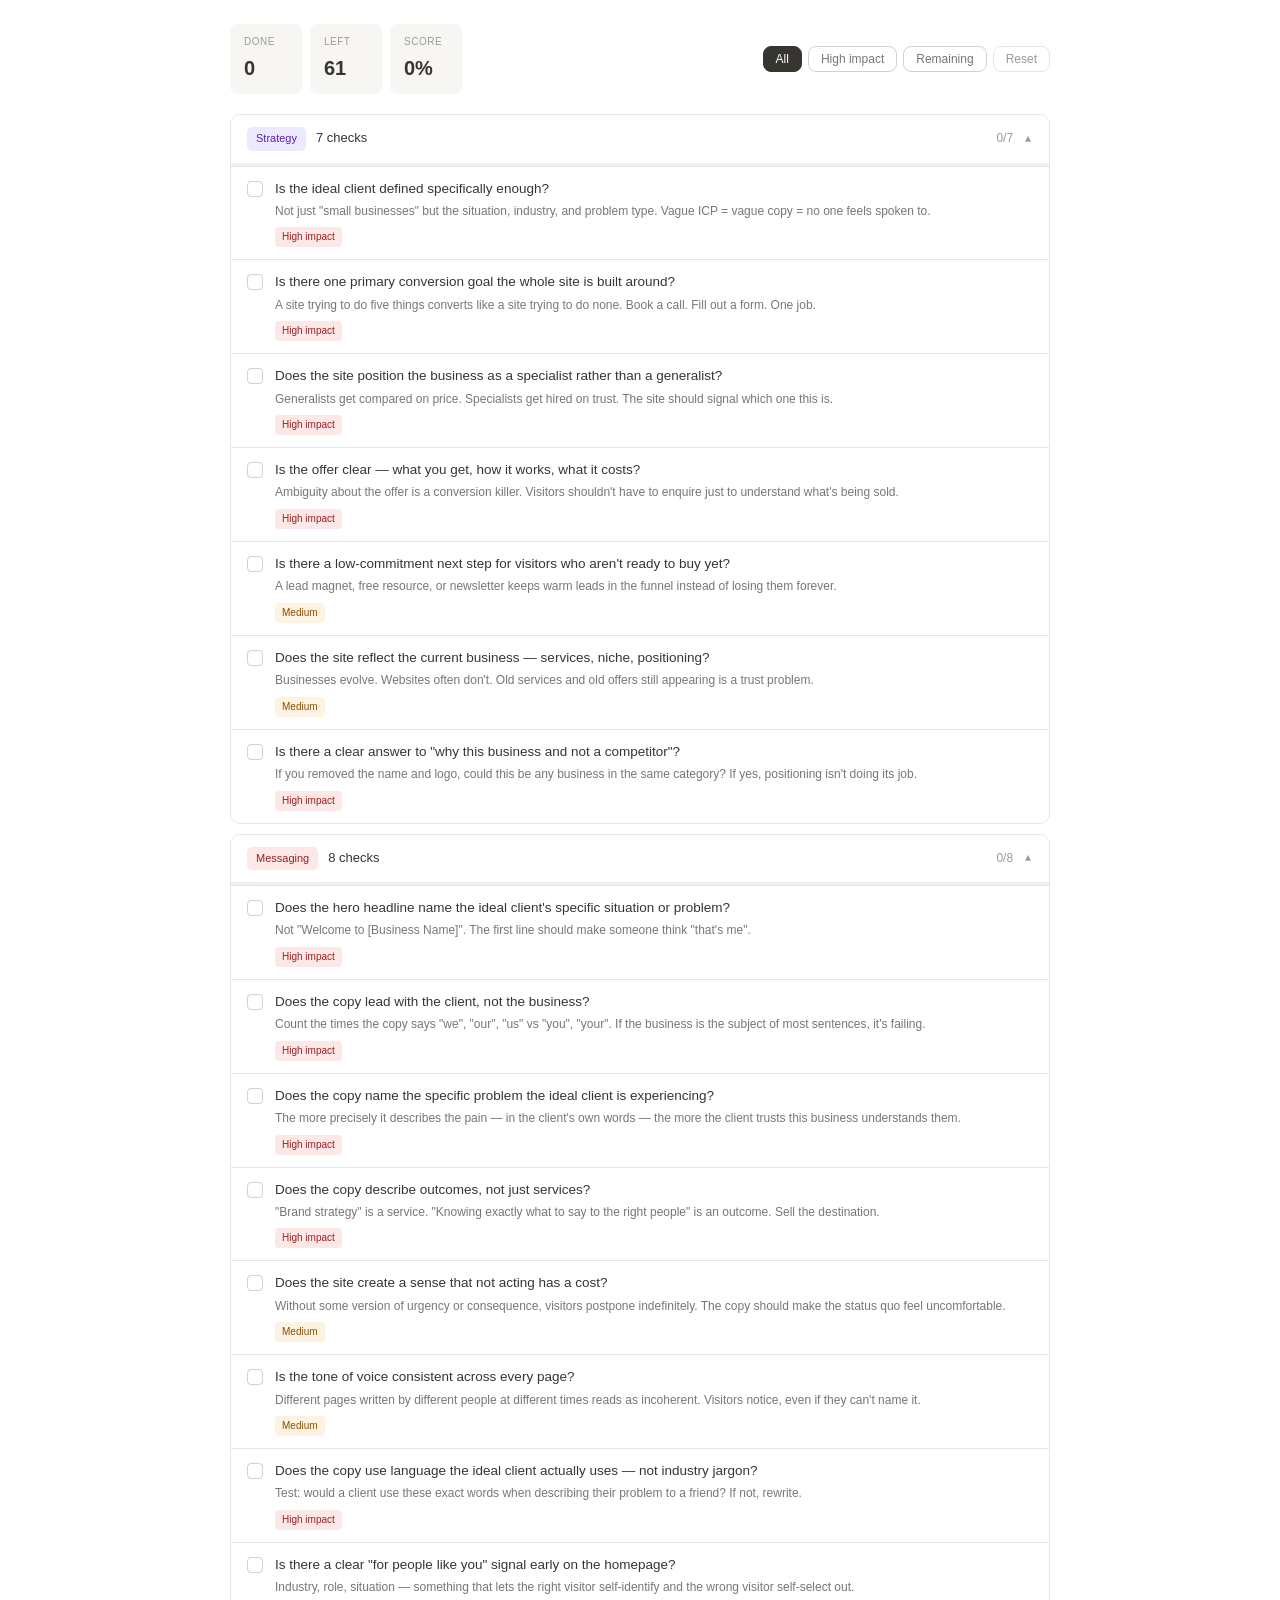
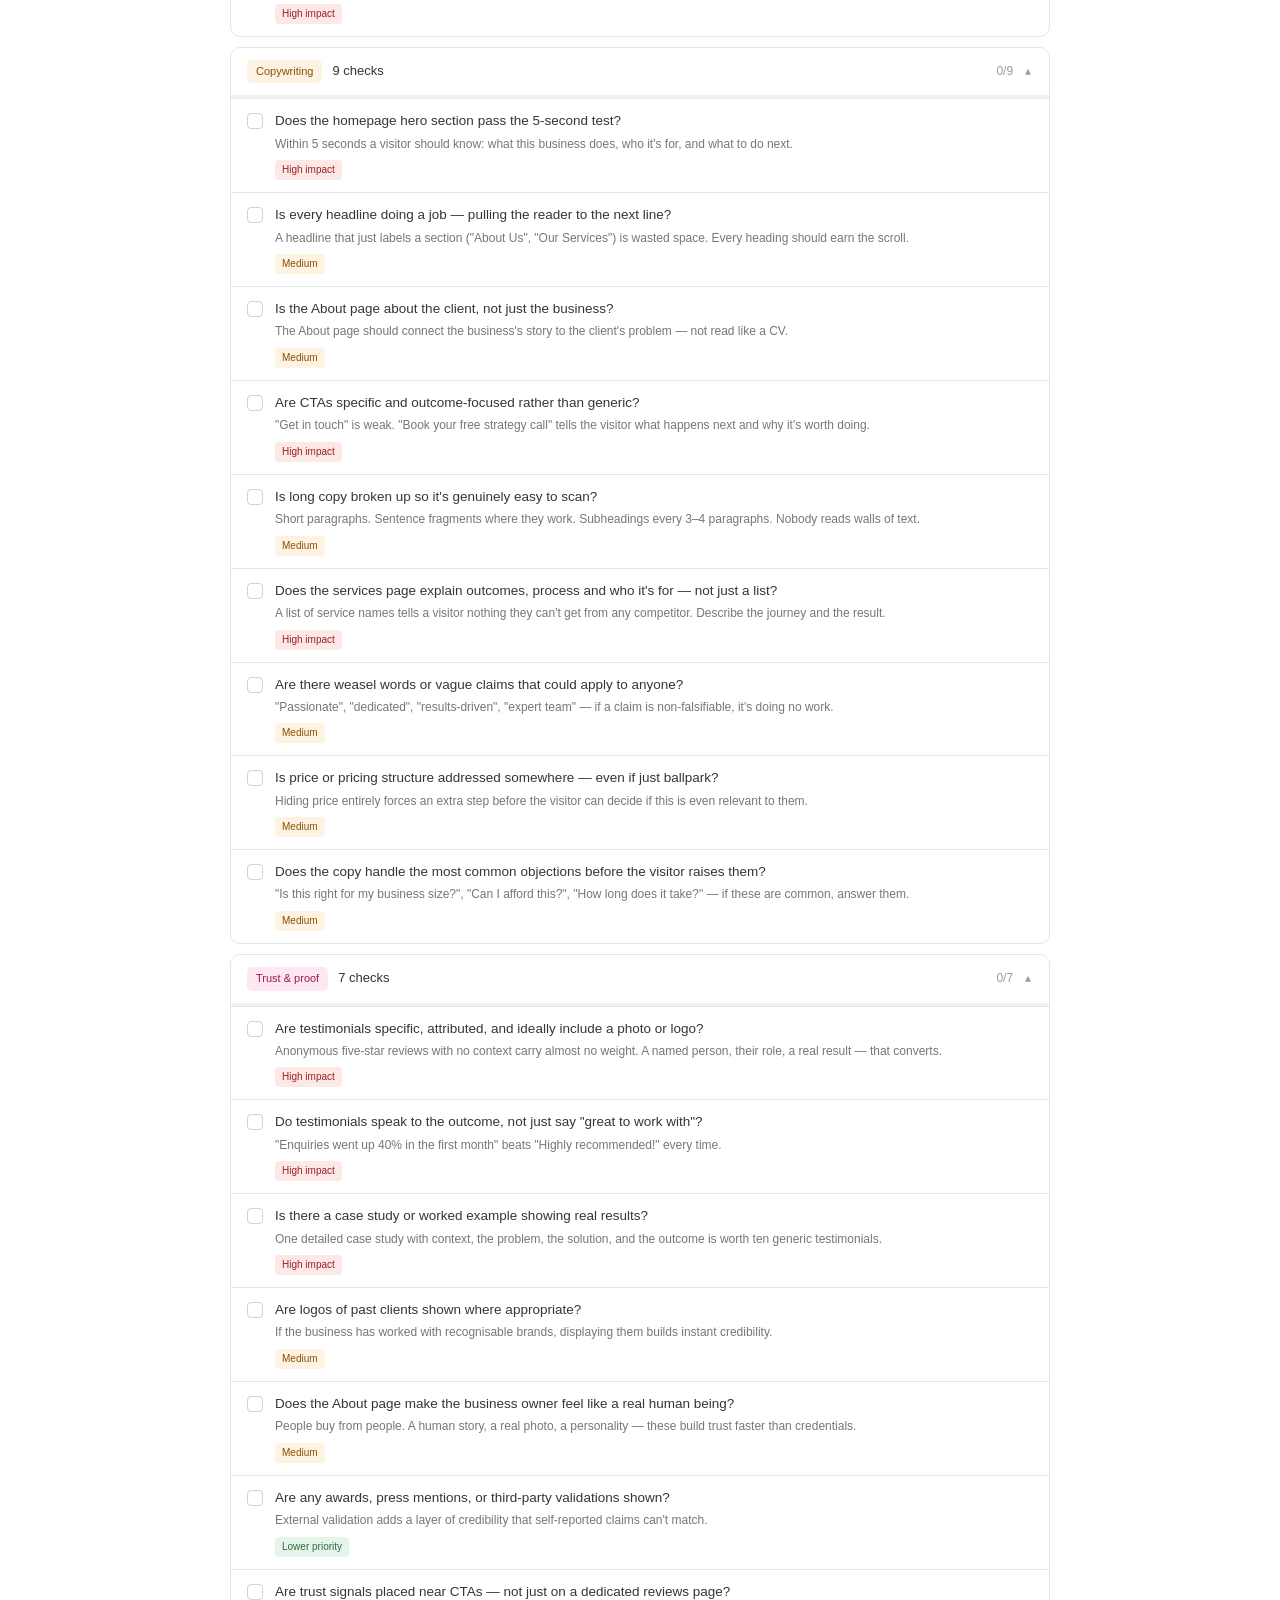
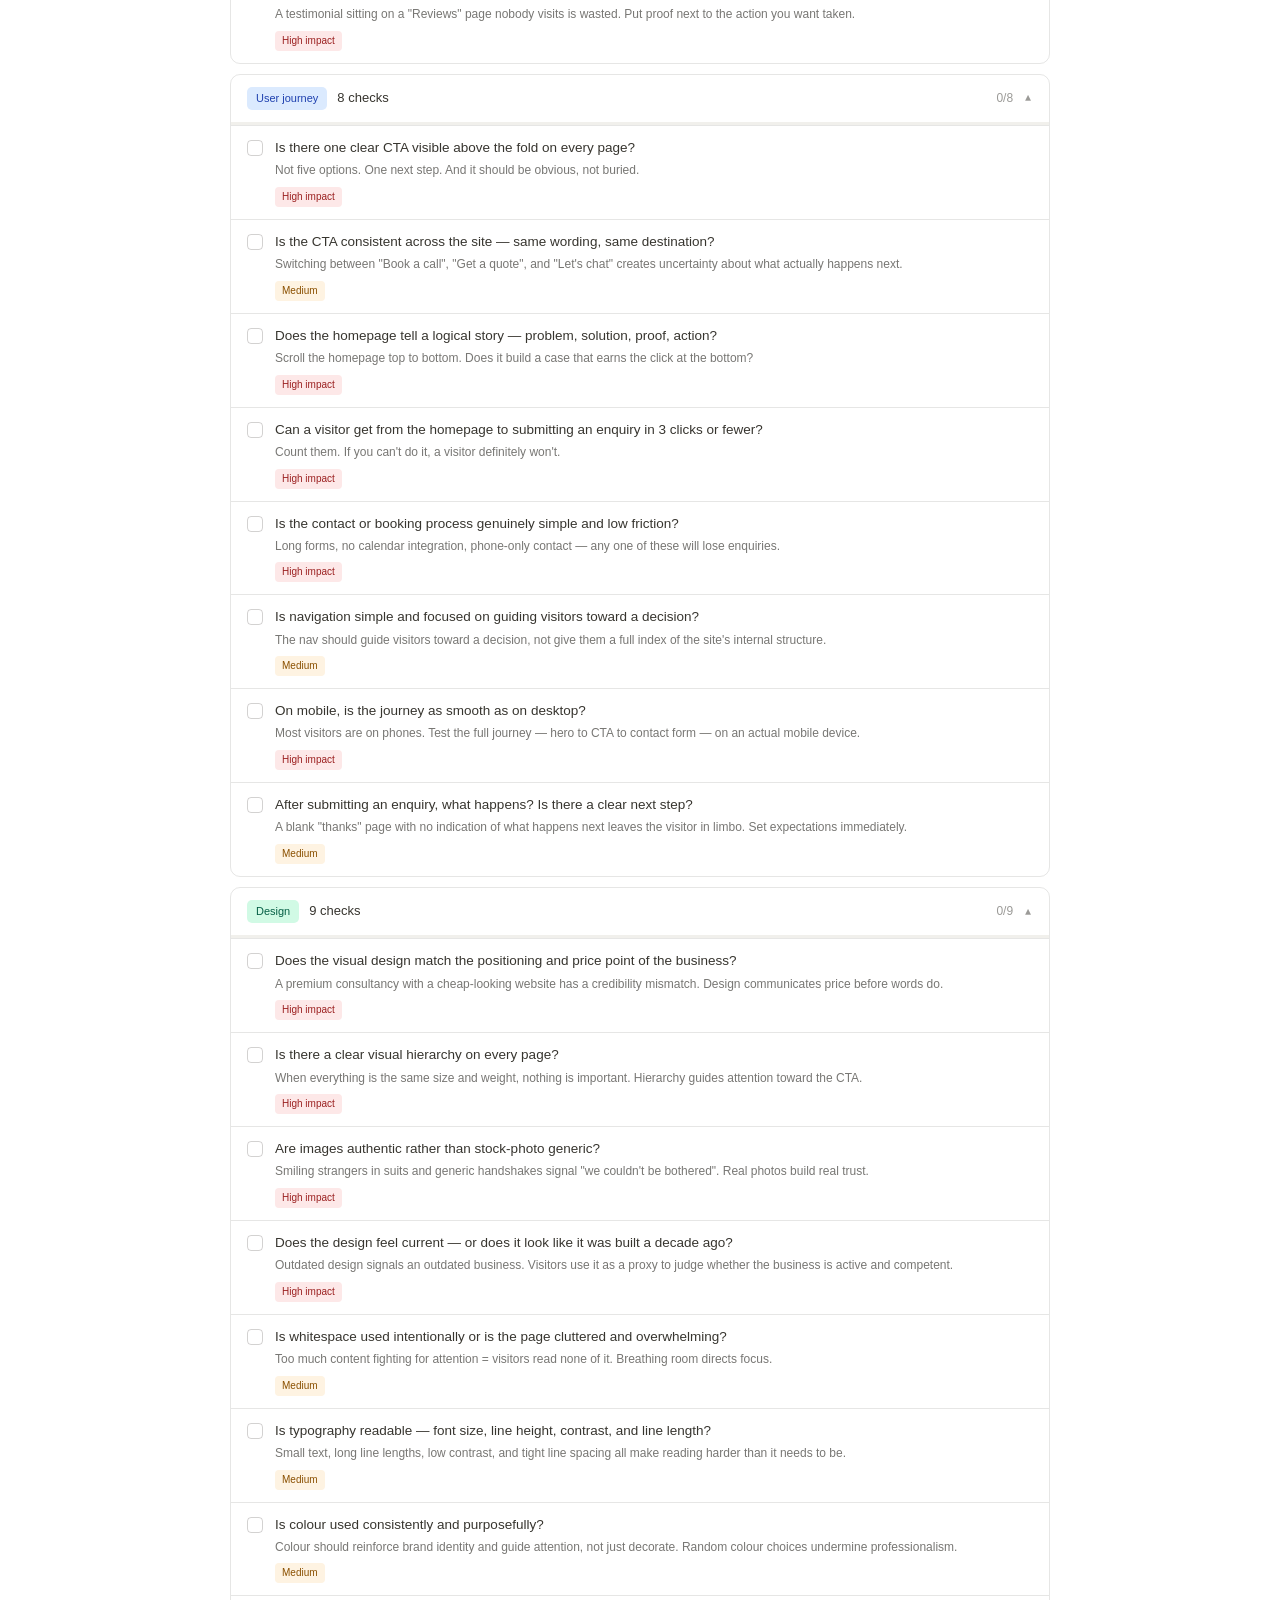
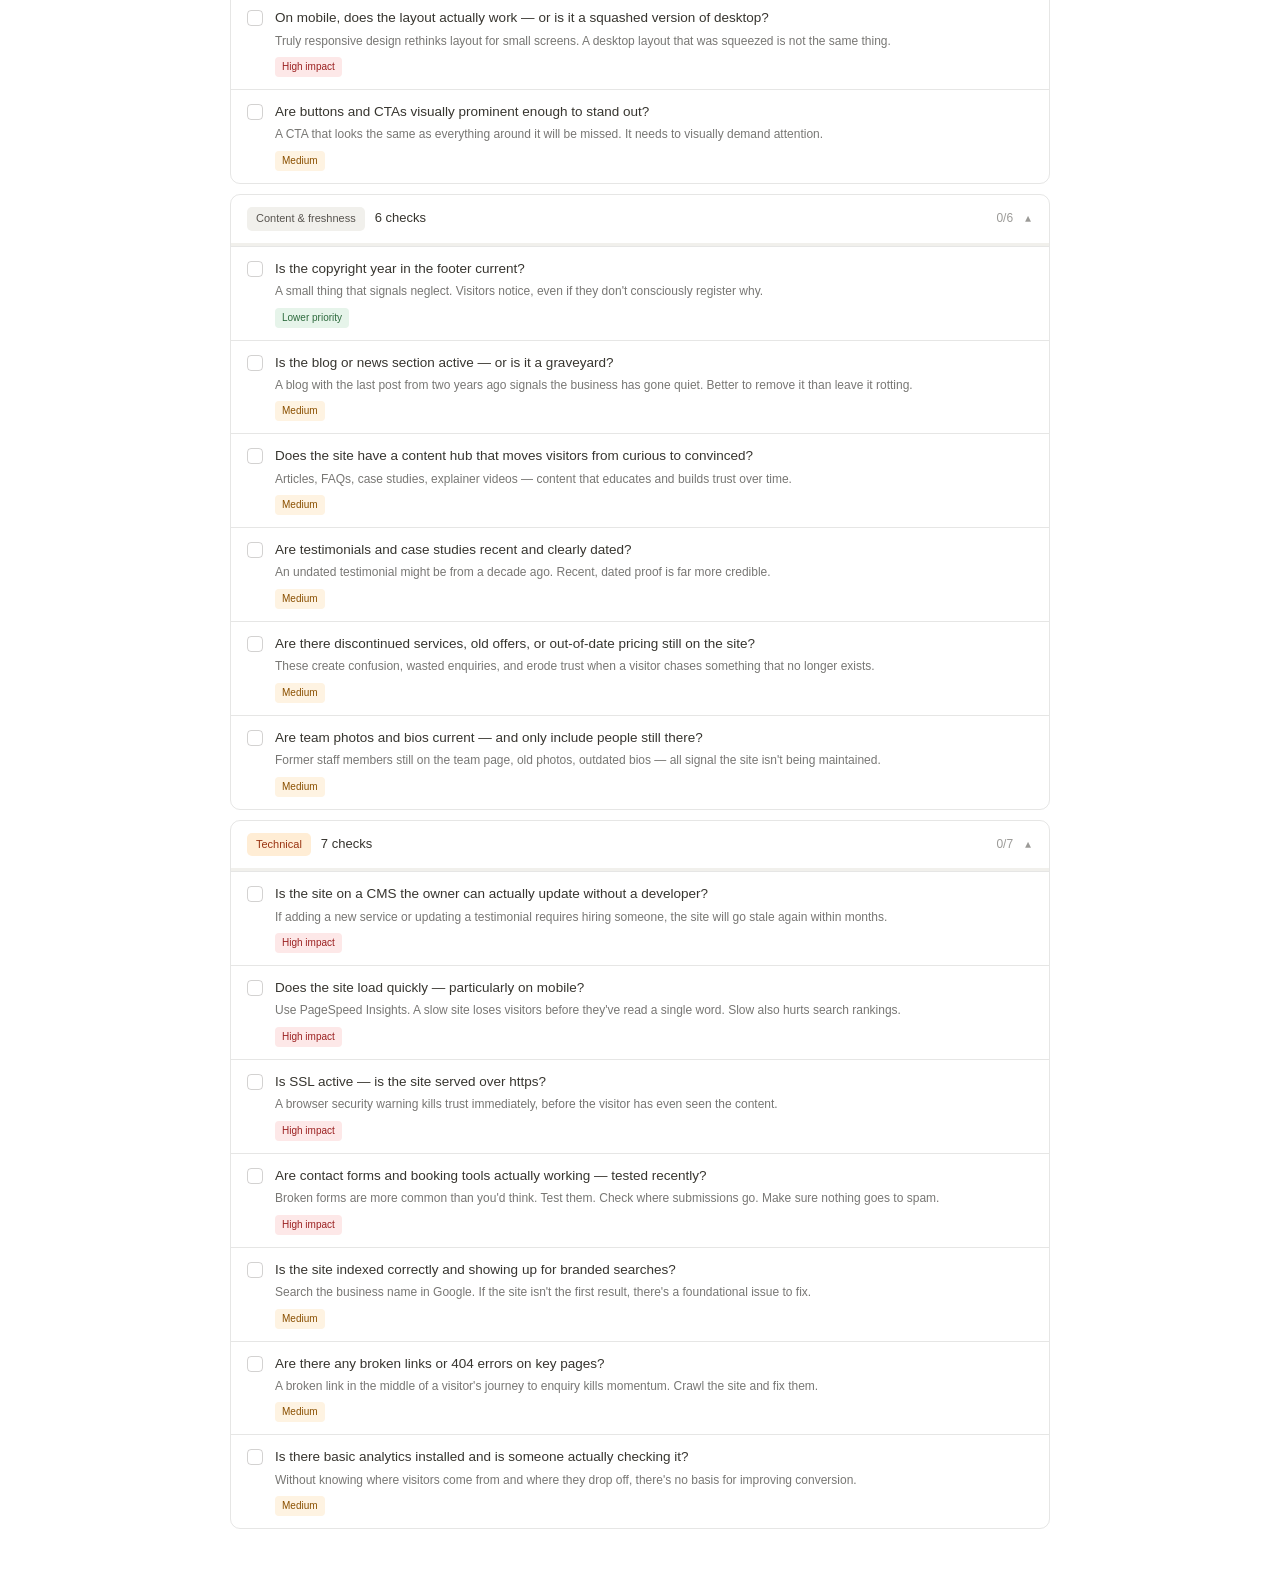
<file: audits/accountable-management-services-2026-04-16/checklist.html>
<!DOCTYPE html>
<html lang="en">
<head>
<meta charset="UTF-8">
<meta name="viewport" content="width=device-width, initial-scale=1.0">
<title>Website audit checklist</title>
<style>
  *, *::before, *::after { box-sizing: border-box; margin: 0; padding: 0; }

  :root {
    --bg: #ffffff;
    --bg-sec: #f7f6f3;
    --bg-ter: #f1f0ec;
    --border: rgba(55,53,47,0.12);
    --border-med: rgba(55,53,47,0.22);
    --text: #37352f;
    --text-sec: #787774;
    --text-ter: #9b9a97;
    --radius: 8px;
    --radius-lg: 10px;
    --green: #1D9E75;
    --font: 'DM Sans', -apple-system, BlinkMacSystemFont, sans-serif;
  }

  @import url('https://fonts.googleapis.com/css2?family=DM+Sans:wght@400;500;600&display=swap');

  body {
    font-family: var(--font);
    background: var(--bg);
    color: var(--text);
    font-size: 14px;
    line-height: 1.6;
    padding: 24px 20px 48px;
    max-width: 860px;
    margin: 0 auto;
  }

  .top-bar {
    display: flex;
    align-items: center;
    justify-content: space-between;
    margin-bottom: 20px;
    flex-wrap: wrap;
    gap: 12px;
  }

  .stats {
    display: flex;
    gap: 8px;
  }

  .stat {
    background: var(--bg-sec);
    border-radius: var(--radius);
    padding: 10px 14px;
    min-width: 72px;
  }

  .stat-label {
    font-size: 10px;
    color: var(--text-ter);
    text-transform: uppercase;
    letter-spacing: 0.05em;
    margin-bottom: 2px;
  }

  .stat-val {
    font-size: 20px;
    font-weight: 600;
    color: var(--text);
  }

  .controls {
    display: flex;
    gap: 6px;
    flex-wrap: wrap;
  }

  .filter-btn {
    font-size: 12px;
    font-family: var(--font);
    padding: 5px 12px;
    border-radius: var(--radius);
    border: 1px solid var(--border-med);
    background: transparent;
    color: var(--text-sec);
    cursor: pointer;
    transition: all 0.15s;
  }

  .filter-btn:hover { background: var(--bg-sec); color: var(--text); }
  .filter-btn.active { background: var(--text); color: #fff; border-color: var(--text); }

  .reset-btn {
    font-size: 12px;
    font-family: var(--font);
    padding: 5px 12px;
    border-radius: var(--radius);
    border: 1px solid var(--border);
    background: transparent;
    color: var(--text-ter);
    cursor: pointer;
    transition: all 0.15s;
  }

  .reset-btn:hover { color: var(--text-sec); border-color: var(--border-med); }

  .section {
    border: 1px solid var(--border);
    border-radius: var(--radius-lg);
    margin-bottom: 10px;
    overflow: hidden;
  }

  .sec-head {
    display: flex;
    align-items: center;
    gap: 10px;
    padding: 12px 16px;
    cursor: pointer;
    user-select: none;
    transition: background 0.1s;
  }

  .sec-head:hover { background: var(--bg-sec); }

  .sec-head h2 {
    font-size: 13px;
    font-weight: 500;
    color: var(--text);
    flex: 1;
  }

  .badge {
    font-size: 11px;
    font-weight: 500;
    padding: 3px 9px;
    border-radius: 5px;
    white-space: nowrap;
  }

  .score-pill {
    font-size: 12px;
    color: var(--text-ter);
    white-space: nowrap;
    margin-left: auto;
  }

  .chev {
    font-size: 10px;
    color: var(--text-ter);
    transition: transform 0.2s;
    flex-shrink: 0;
  }

  .chev.open { transform: rotate(180deg); }

  .prog-wrap {
    height: 3px;
    background: var(--bg-ter);
  }

  .prog-bar {
    height: 3px;
    transition: width 0.3s;
  }

  .items-list { border-top: 1px solid var(--border); }

  .item {
    display: flex;
    align-items: flex-start;
    gap: 12px;
    padding: 12px 16px;
    border-bottom: 1px solid var(--border);
    cursor: pointer;
    transition: background 0.1s;
  }

  .item:last-child { border-bottom: none; }
  .item:hover { background: var(--bg-sec); }

  .item.done { opacity: 0.48; }

  .cb {
    width: 16px;
    height: 16px;
    border-radius: 4px;
    border: 1.5px solid var(--border-med);
    flex-shrink: 0;
    margin-top: 2px;
    display: flex;
    align-items: center;
    justify-content: center;
    transition: all 0.15s;
  }

  .item.done .cb {
    background: var(--green);
    border-color: var(--green);
  }

  .ck {
    color: #fff;
    font-size: 10px;
    font-weight: 600;
    display: none;
  }

  .item.done .ck { display: block; }

  .item-body { flex: 1; min-width: 0; }

  .item-text {
    font-size: 13.5px;
    font-weight: 500;
    color: var(--text);
    line-height: 1.5;
    margin-bottom: 3px;
  }

  .item.done .item-text {
    text-decoration: line-through;
    color: var(--text-ter);
    font-weight: 400;
  }

  .item-why {
    font-size: 12px;
    color: var(--text-sec);
    line-height: 1.55;
  }

  .item-tags {
    display: flex;
    gap: 5px;
    margin-top: 7px;
    flex-wrap: wrap;
  }

  .tag {
    font-size: 10px;
    font-weight: 500;
    padding: 2px 7px;
    border-radius: 4px;
  }

  .impact-high { background: #fde8e8; color: #9b2020; }
  .impact-med  { background: #fef3e2; color: #8a5000; }
  .impact-low  { background: #e6f4ea; color: #2e6b3e; }

  .b-strategy  { background: #ede9fe; color: #5b21b6; }
  .b-messaging { background: #fde8e8; color: #9b2020; }
  .b-copy      { background: #fef3e2; color: #8a5000; }
  .b-trust     { background: #fce7f3; color: #9d174d; }
  .b-journey   { background: #dbeafe; color: #1e40af; }
  .b-design    { background: #d1fae5; color: #065f46; }
  .b-content   { background: #f1f0ec; color: #57534e; }
  .b-tech      { background: #ffedd5; color: #9a3412; }

  .hidden { display: none; }

  .empty-state {
    padding: 24px 16px;
    text-align: center;
    color: var(--text-ter);
    font-size: 13px;
  }

  @media (max-width: 540px) {
    body { padding: 16px 14px 40px; }
    .stats { gap: 6px; }
    .stat { padding: 8px 10px; min-width: 60px; }
    .stat-val { font-size: 17px; }
  }
</style>
</head>
<body>

<div class="top-bar">
  <div class="stats">
    <div class="stat">
      <div class="stat-label">Done</div>
      <div class="stat-val" id="s-done">0</div>
    </div>
    <div class="stat">
      <div class="stat-label">Left</div>
      <div class="stat-val" id="s-left">0</div>
    </div>
    <div class="stat">
      <div class="stat-label">Score</div>
      <div class="stat-val" id="s-pct">0%</div>
    </div>
  </div>
  <div class="controls">
    <button class="filter-btn active" onclick="setFilter('all',this)">All</button>
    <button class="filter-btn" onclick="setFilter('high',this)">High impact</button>
    <button class="filter-btn" onclick="setFilter('todo',this)">Remaining</button>
    <button class="reset-btn" onclick="resetAll()">Reset</button>
  </div>
</div>

<div id="sections-root"></div>

<script>
const H='high', M='med', L='low';

const data = [
  {
    id:'strategy', label:'Strategy', badge:'b-strategy', color:'#7c3aed',
    items:[
      {t:'Is the ideal client defined specifically enough?', w:'Not just "small businesses" but the situation, industry, and problem type. Vague ICP = vague copy = no one feels spoken to.', impact:H},
      {t:'Is there one primary conversion goal the whole site is built around?', w:'A site trying to do five things converts like a site trying to do none. Book a call. Fill out a form. One job.', impact:H},
      {t:'Does the site position the business as a specialist rather than a generalist?', w:'Generalists get compared on price. Specialists get hired on trust. The site should signal which one this is.', impact:H},
      {t:'Is the offer clear — what you get, how it works, what it costs?', w:'Ambiguity about the offer is a conversion killer. Visitors shouldn\'t have to enquire just to understand what\'s being sold.', impact:H},
      {t:'Is there a low-commitment next step for visitors who aren\'t ready to buy yet?', w:'A lead magnet, free resource, or newsletter keeps warm leads in the funnel instead of losing them forever.', impact:M},
      {t:'Does the site reflect the current business — services, niche, positioning?', w:'Businesses evolve. Websites often don\'t. Old services and old offers still appearing is a trust problem.', impact:M},
      {t:'Is there a clear answer to "why this business and not a competitor"?', w:'If you removed the name and logo, could this be any business in the same category? If yes, positioning isn\'t doing its job.', impact:H},
    ]
  },
  {
    id:'messaging', label:'Messaging', badge:'b-messaging', color:'#dc2626',
    items:[
      {t:'Does the hero headline name the ideal client\'s specific situation or problem?', w:'Not "Welcome to [Business Name]". The first line should make someone think "that\'s me".', impact:H},
      {t:'Does the copy lead with the client, not the business?', w:'Count the times the copy says "we", "our", "us" vs "you", "your". If the business is the subject of most sentences, it\'s failing.', impact:H},
      {t:'Does the copy name the specific problem the ideal client is experiencing?', w:'The more precisely it describes the pain — in the client\'s own words — the more the client trusts this business understands them.', impact:H},
      {t:'Does the copy describe outcomes, not just services?', w:'"Brand strategy" is a service. "Knowing exactly what to say to the right people" is an outcome. Sell the destination.', impact:H},
      {t:'Does the site create a sense that not acting has a cost?', w:'Without some version of urgency or consequence, visitors postpone indefinitely. The copy should make the status quo feel uncomfortable.', impact:M},
      {t:'Is the tone of voice consistent across every page?', w:'Different pages written by different people at different times reads as incoherent. Visitors notice, even if they can\'t name it.', impact:M},
      {t:'Does the copy use language the ideal client actually uses — not industry jargon?', w:'Test: would a client use these exact words when describing their problem to a friend? If not, rewrite.', impact:H},
      {t:'Is there a clear "for people like you" signal early on the homepage?', w:'Industry, role, situation — something that lets the right visitor self-identify and the wrong visitor self-select out.', impact:H},
    ]
  },
  {
    id:'copy', label:'Copywriting', badge:'b-copy', color:'#d97706',
    items:[
      {t:'Does the homepage hero section pass the 5-second test?', w:'Within 5 seconds a visitor should know: what this business does, who it\'s for, and what to do next.', impact:H},
      {t:'Is every headline doing a job — pulling the reader to the next line?', w:'A headline that just labels a section ("About Us", "Our Services") is wasted space. Every heading should earn the scroll.', impact:M},
      {t:'Is the About page about the client, not just the business?', w:'The About page should connect the business\'s story to the client\'s problem — not read like a CV.', impact:M},
      {t:'Are CTAs specific and outcome-focused rather than generic?', w:'"Get in touch" is weak. "Book your free strategy call" tells the visitor what happens next and why it\'s worth doing.', impact:H},
      {t:'Is long copy broken up so it\'s genuinely easy to scan?', w:'Short paragraphs. Sentence fragments where they work. Subheadings every 3–4 paragraphs. Nobody reads walls of text.', impact:M},
      {t:'Does the services page explain outcomes, process and who it\'s for — not just a list?', w:'A list of service names tells a visitor nothing they can\'t get from any competitor. Describe the journey and the result.', impact:H},
      {t:'Are there weasel words or vague claims that could apply to anyone?', w:'"Passionate", "dedicated", "results-driven", "expert team" — if a claim is non-falsifiable, it\'s doing no work.', impact:M},
      {t:'Is price or pricing structure addressed somewhere — even if just ballpark?', w:'Hiding price entirely forces an extra step before the visitor can decide if this is even relevant to them.', impact:M},
      {t:'Does the copy handle the most common objections before the visitor raises them?', w:'"Is this right for my business size?", "Can I afford this?", "How long does it take?" — if these are common, answer them.', impact:M},
    ]
  },
  {
    id:'trust', label:'Trust & proof', badge:'b-trust', color:'#be185d',
    items:[
      {t:'Are testimonials specific, attributed, and ideally include a photo or logo?', w:'Anonymous five-star reviews with no context carry almost no weight. A named person, their role, a real result — that converts.', impact:H},
      {t:'Do testimonials speak to the outcome, not just say "great to work with"?', w:'"Enquiries went up 40% in the first month" beats "Highly recommended!" every time.', impact:H},
      {t:'Is there a case study or worked example showing real results?', w:'One detailed case study with context, the problem, the solution, and the outcome is worth ten generic testimonials.', impact:H},
      {t:'Are logos of past clients shown where appropriate?', w:'If the business has worked with recognisable brands, displaying them builds instant credibility.', impact:M},
      {t:'Does the About page make the business owner feel like a real human being?', w:'People buy from people. A human story, a real photo, a personality — these build trust faster than credentials.', impact:M},
      {t:'Are any awards, press mentions, or third-party validations shown?', w:'External validation adds a layer of credibility that self-reported claims can\'t match.', impact:L},
      {t:'Are trust signals placed near CTAs — not just on a dedicated reviews page?', w:'A testimonial sitting on a "Reviews" page nobody visits is wasted. Put proof next to the action you want taken.', impact:H},
    ]
  },
  {
    id:'journey', label:'User journey', badge:'b-journey', color:'#1d4ed8',
    items:[
      {t:'Is there one clear CTA visible above the fold on every page?', w:'Not five options. One next step. And it should be obvious, not buried.', impact:H},
      {t:'Is the CTA consistent across the site — same wording, same destination?', w:'Switching between "Book a call", "Get a quote", and "Let\'s chat" creates uncertainty about what actually happens next.', impact:M},
      {t:'Does the homepage tell a logical story — problem, solution, proof, action?', w:'Scroll the homepage top to bottom. Does it build a case that earns the click at the bottom?', impact:H},
      {t:'Can a visitor get from the homepage to submitting an enquiry in 3 clicks or fewer?', w:'Count them. If you can\'t do it, a visitor definitely won\'t.', impact:H},
      {t:'Is the contact or booking process genuinely simple and low friction?', w:'Long forms, no calendar integration, phone-only contact — any one of these will lose enquiries.', impact:H},
      {t:'Is navigation simple and focused on guiding visitors toward a decision?', w:'The nav should guide visitors toward a decision, not give them a full index of the site\'s internal structure.', impact:M},
      {t:'On mobile, is the journey as smooth as on desktop?', w:'Most visitors are on phones. Test the full journey — hero to CTA to contact form — on an actual mobile device.', impact:H},
      {t:'After submitting an enquiry, what happens? Is there a clear next step?', w:'A blank "thanks" page with no indication of what happens next leaves the visitor in limbo. Set expectations immediately.', impact:M},
    ]
  },
  {
    id:'design', label:'Design', badge:'b-design', color:'#065f46',
    items:[
      {t:'Does the visual design match the positioning and price point of the business?', w:'A premium consultancy with a cheap-looking website has a credibility mismatch. Design communicates price before words do.', impact:H},
      {t:'Is there a clear visual hierarchy on every page?', w:'When everything is the same size and weight, nothing is important. Hierarchy guides attention toward the CTA.', impact:H},
      {t:'Are images authentic rather than stock-photo generic?', w:'Smiling strangers in suits and generic handshakes signal "we couldn\'t be bothered". Real photos build real trust.', impact:H},
      {t:'Does the design feel current — or does it look like it was built a decade ago?', w:'Outdated design signals an outdated business. Visitors use it as a proxy to judge whether the business is active and competent.', impact:H},
      {t:'Is whitespace used intentionally or is the page cluttered and overwhelming?', w:'Too much content fighting for attention = visitors read none of it. Breathing room directs focus.', impact:M},
      {t:'Is typography readable — font size, line height, contrast, and line length?', w:'Small text, long line lengths, low contrast, and tight line spacing all make reading harder than it needs to be.', impact:M},
      {t:'Is colour used consistently and purposefully?', w:'Colour should reinforce brand identity and guide attention, not just decorate. Random colour choices undermine professionalism.', impact:M},
      {t:'On mobile, does the layout actually work — or is it a squashed version of desktop?', w:'Truly responsive design rethinks layout for small screens. A desktop layout that was squeezed is not the same thing.', impact:H},
      {t:'Are buttons and CTAs visually prominent enough to stand out?', w:'A CTA that looks the same as everything around it will be missed. It needs to visually demand attention.', impact:M},
    ]
  },
  {
    id:'content', label:'Content & freshness', badge:'b-content', color:'#57534e',
    items:[
      {t:'Is the copyright year in the footer current?', w:'A small thing that signals neglect. Visitors notice, even if they don\'t consciously register why.', impact:L},
      {t:'Is the blog or news section active — or is it a graveyard?', w:'A blog with the last post from two years ago signals the business has gone quiet. Better to remove it than leave it rotting.', impact:M},
      {t:'Does the site have a content hub that moves visitors from curious to convinced?', w:'Articles, FAQs, case studies, explainer videos — content that educates and builds trust over time.', impact:M},
      {t:'Are testimonials and case studies recent and clearly dated?', w:'An undated testimonial might be from a decade ago. Recent, dated proof is far more credible.', impact:M},
      {t:'Are there discontinued services, old offers, or out-of-date pricing still on the site?', w:'These create confusion, wasted enquiries, and erode trust when a visitor chases something that no longer exists.', impact:M},
      {t:'Are team photos and bios current — and only include people still there?', w:'Former staff members still on the team page, old photos, outdated bios — all signal the site isn\'t being maintained.', impact:M},
    ]
  },
  {
    id:'tech', label:'Technical', badge:'b-tech', color:'#c2410c',
    items:[
      {t:'Is the site on a CMS the owner can actually update without a developer?', w:'If adding a new service or updating a testimonial requires hiring someone, the site will go stale again within months.', impact:H},
      {t:'Does the site load quickly — particularly on mobile?', w:'Use PageSpeed Insights. A slow site loses visitors before they\'ve read a single word. Slow also hurts search rankings.', impact:H},
      {t:'Is SSL active — is the site served over https?', w:'A browser security warning kills trust immediately, before the visitor has even seen the content.', impact:H},
      {t:'Are contact forms and booking tools actually working — tested recently?', w:'Broken forms are more common than you\'d think. Test them. Check where submissions go. Make sure nothing goes to spam.', impact:H},
      {t:'Is the site indexed correctly and showing up for branded searches?', w:'Search the business name in Google. If the site isn\'t the first result, there\'s a foundational issue to fix.', impact:M},
      {t:'Are there any broken links or 404 errors on key pages?', w:'A broken link in the middle of a visitor\'s journey to enquiry kills momentum. Crawl the site and fix them.', impact:M},
      {t:'Is there basic analytics installed and is someone actually checking it?', w:'Without knowing where visitors come from and where they drop off, there\'s no basis for improving conversion.', impact:M},
    ]
  }
];

let checked = {}, filter = 'all', openSecs = {};
data.forEach(s => { openSecs[s.id] = true; });

function totalItems() { return data.reduce((a,s) => a + s.items.length, 0); }
function doneCount() { return Object.values(checked).filter(Boolean).length; }

function setFilter(f, btn) {
  filter = f;
  document.querySelectorAll('.filter-btn').forEach(b => b.classList.remove('active'));
  btn.classList.add('active');
  render();
}

function toggleItem(sid, idx) {
  const k = `${sid}-${idx}`;
  checked[k] = !checked[k];
  render();
}

function toggleSec(sid) {
  openSecs[sid] = !openSecs[sid];
  render();
}

function resetAll() { checked = {}; render(); }

function render() {
  const total = totalItems();
  const done = doneCount();
  const pct = Math.round((done / total) * 100);
  document.getElementById('s-done').textContent = done;
  document.getElementById('s-left').textContent = total - done;
  document.getElementById('s-pct').textContent = pct + '%';

  const root = document.getElementById('sections-root');
  root.innerHTML = '';

  data.forEach(sec => {
    let visibleItems = sec.items.map((item, i) => {
      const k = `${sec.id}-${i}`;
      const isDone = !!checked[k];
      if (filter === 'high' && item.impact !== H) return null;
      if (filter === 'todo' && isDone) return null;
      return { item, i, isDone, k };
    }).filter(Boolean);

    if (visibleItems.length === 0) return;

    const secDone = sec.items.filter((_, i) => checked[`${sec.id}-${i}`]).length;
    const secTotal = sec.items.length;
    const secPct = Math.round((secDone / secTotal) * 100);
    const isOpen = openSecs[sec.id];

    const div = document.createElement('div');
    div.className = 'section';

    let itemsHtml = visibleItems.map(({ item, i, isDone }) => {
      const impCls = item.impact === H ? 'impact-high' : item.impact === M ? 'impact-med' : 'impact-low';
      const impLabel = item.impact === H ? 'High impact' : item.impact === M ? 'Medium' : 'Lower priority';
      return `<div class="item ${isDone ? 'done' : ''}" onclick="toggleItem('${sec.id}',${i})">
        <div class="cb"><span class="ck">&#10003;</span></div>
        <div class="item-body">
          <div class="item-text">${item.t}</div>
          <div class="item-why">${item.w}</div>
          <div class="item-tags"><span class="tag ${impCls}">${impLabel}</span></div>
        </div>
      </div>`;
    }).join('');

    div.innerHTML = `
      <div class="sec-head" onclick="toggleSec('${sec.id}')">
        <span class="badge ${sec.badge}">${sec.label}</span>
        <h2>${sec.items.length} checks</h2>
        <span class="score-pill">${secDone}/${secTotal}</span>
        <span class="chev ${isOpen ? 'open' : ''}">&#9660;</span>
      </div>
      <div class="prog-wrap"><div class="prog-bar" style="width:${secPct}%;background:${sec.color}"></div></div>
      ${isOpen ? `<div class="items-list">${itemsHtml}</div>` : ''}
    `;

    root.appendChild(div);
  });
}

render();
</script>
</body>
</html>
</file>
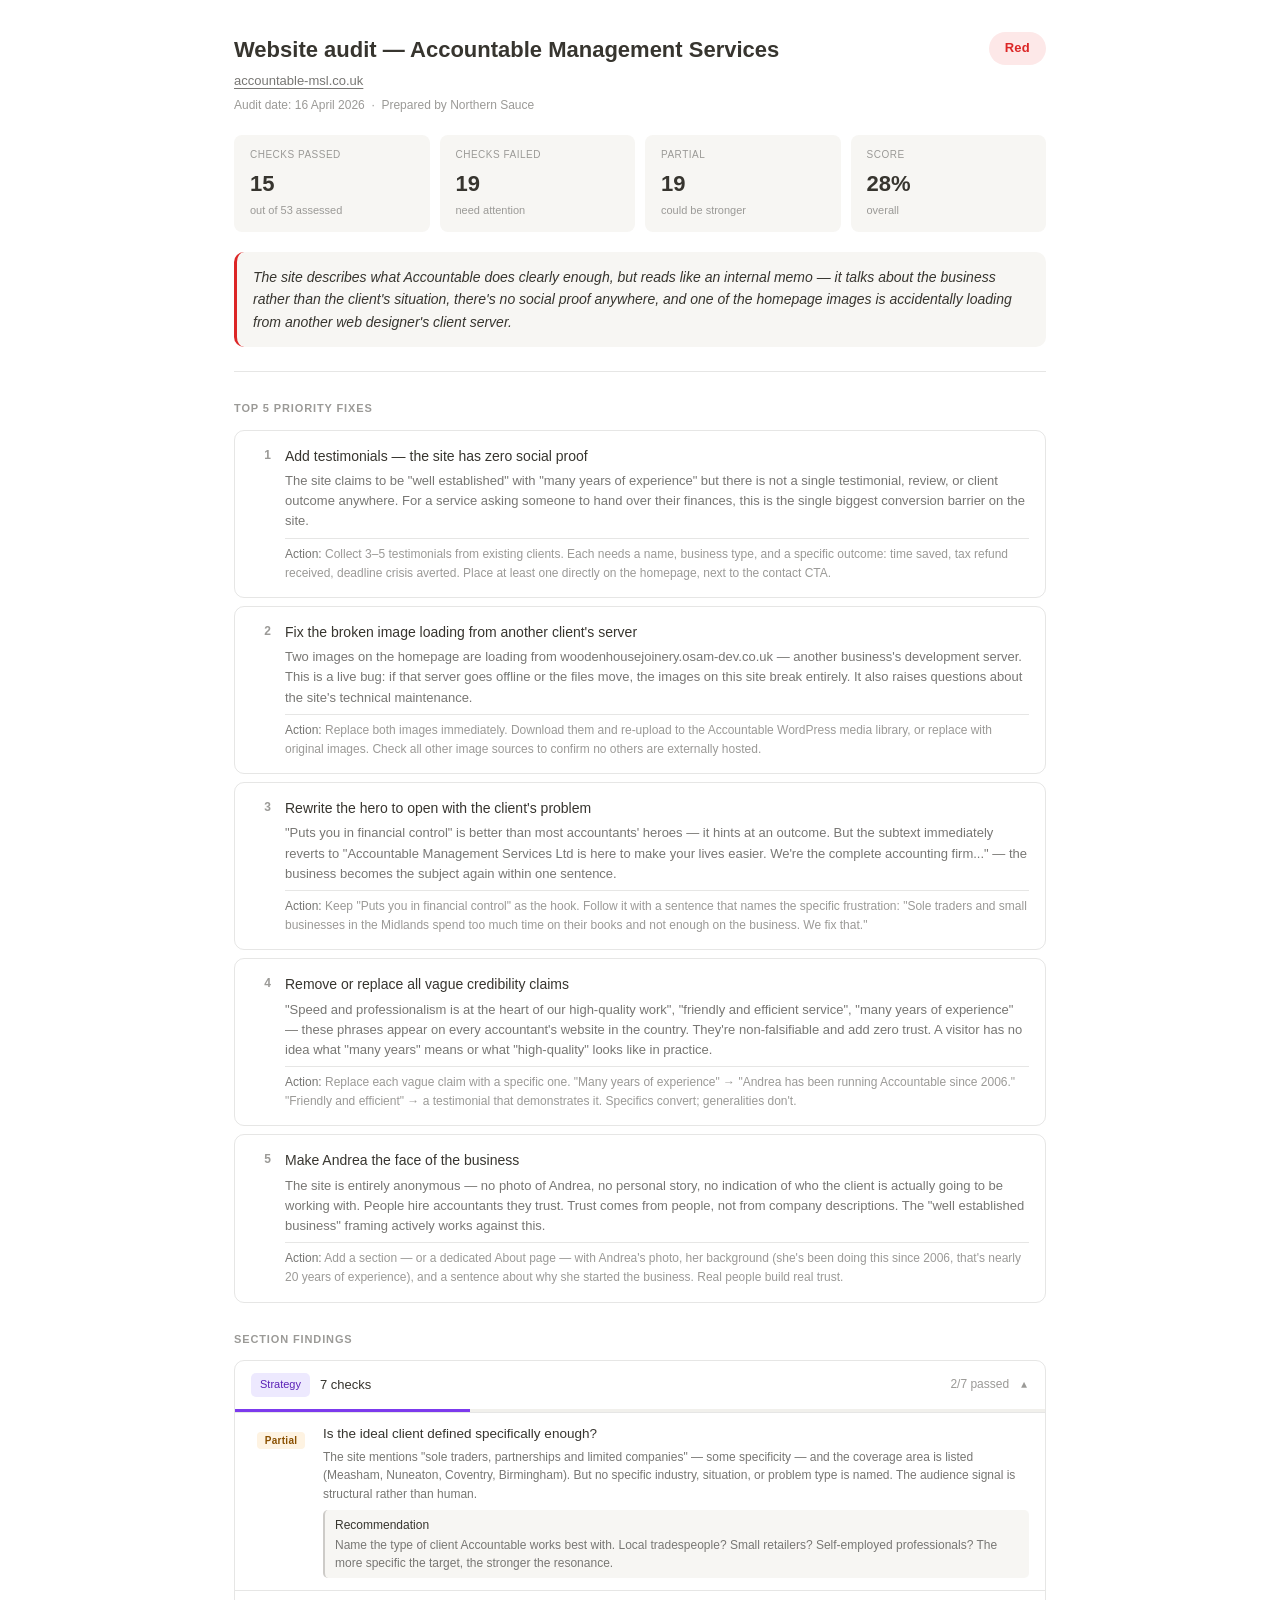
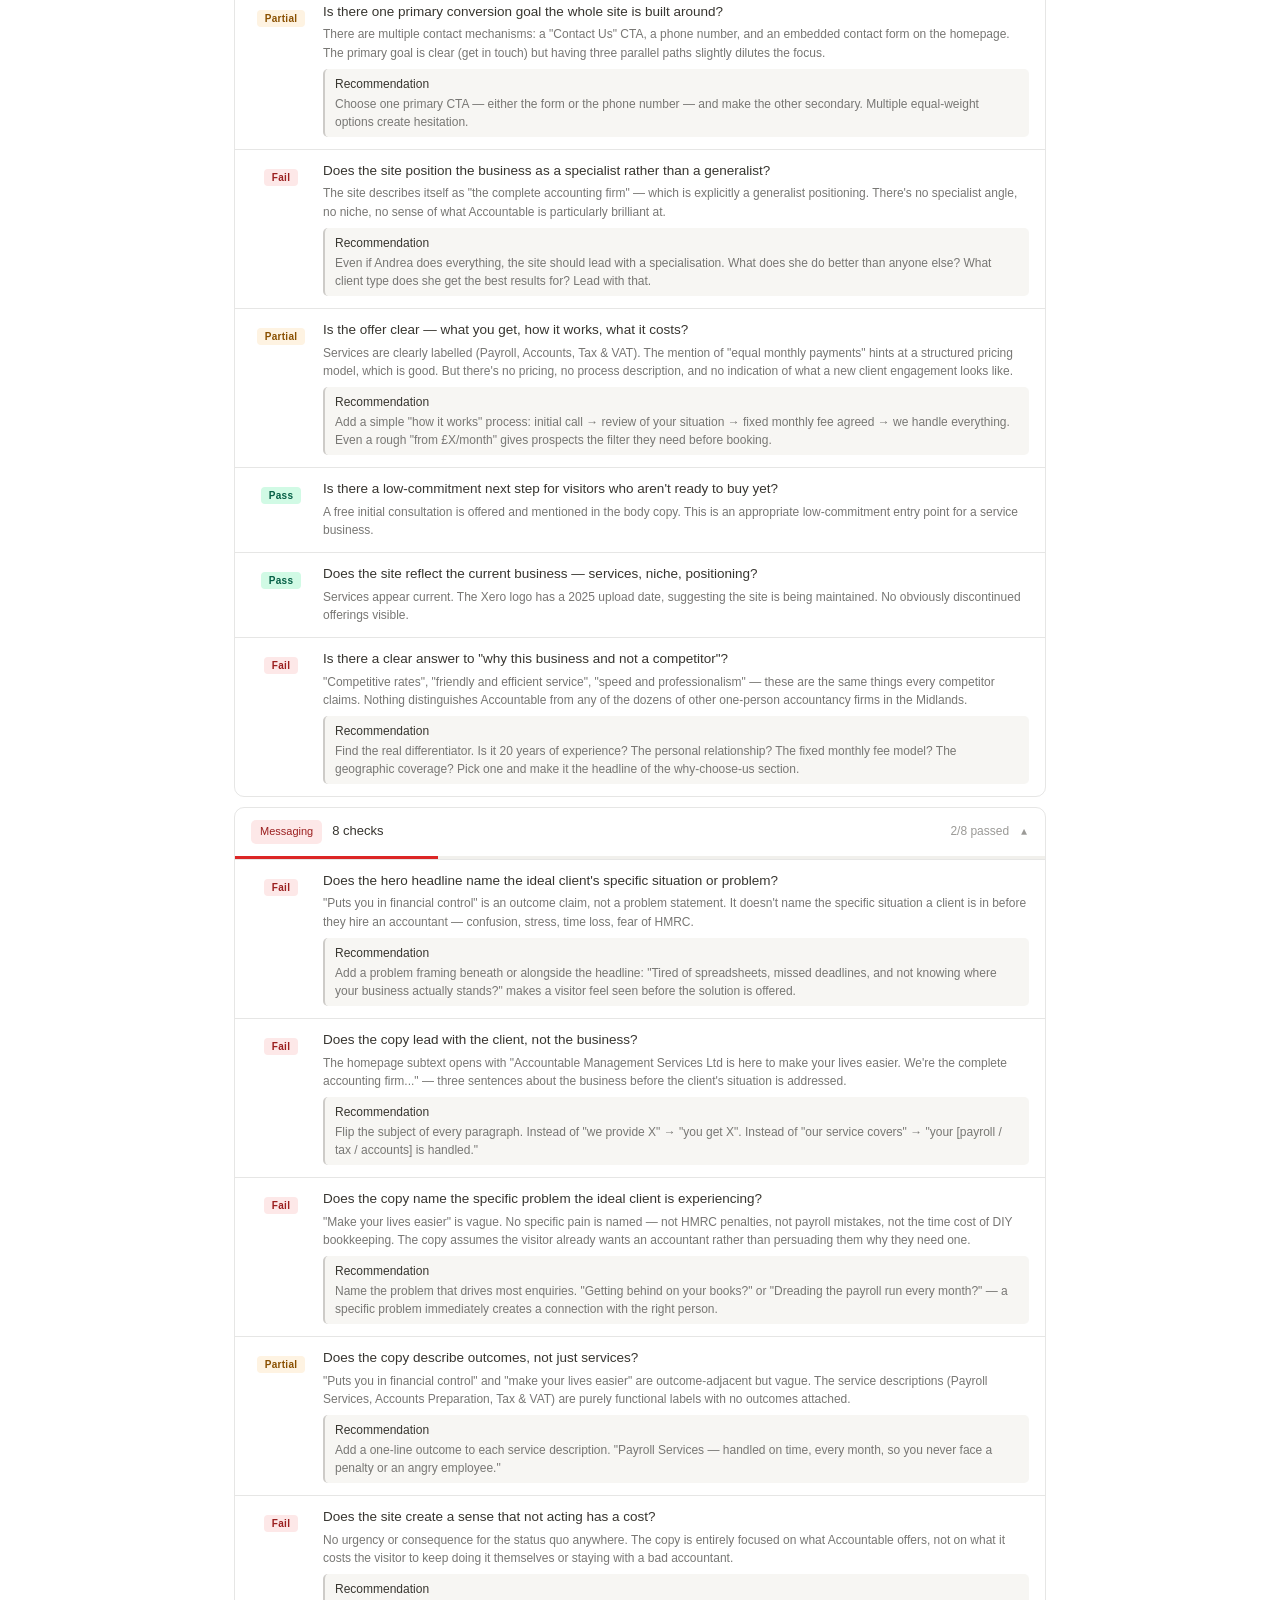
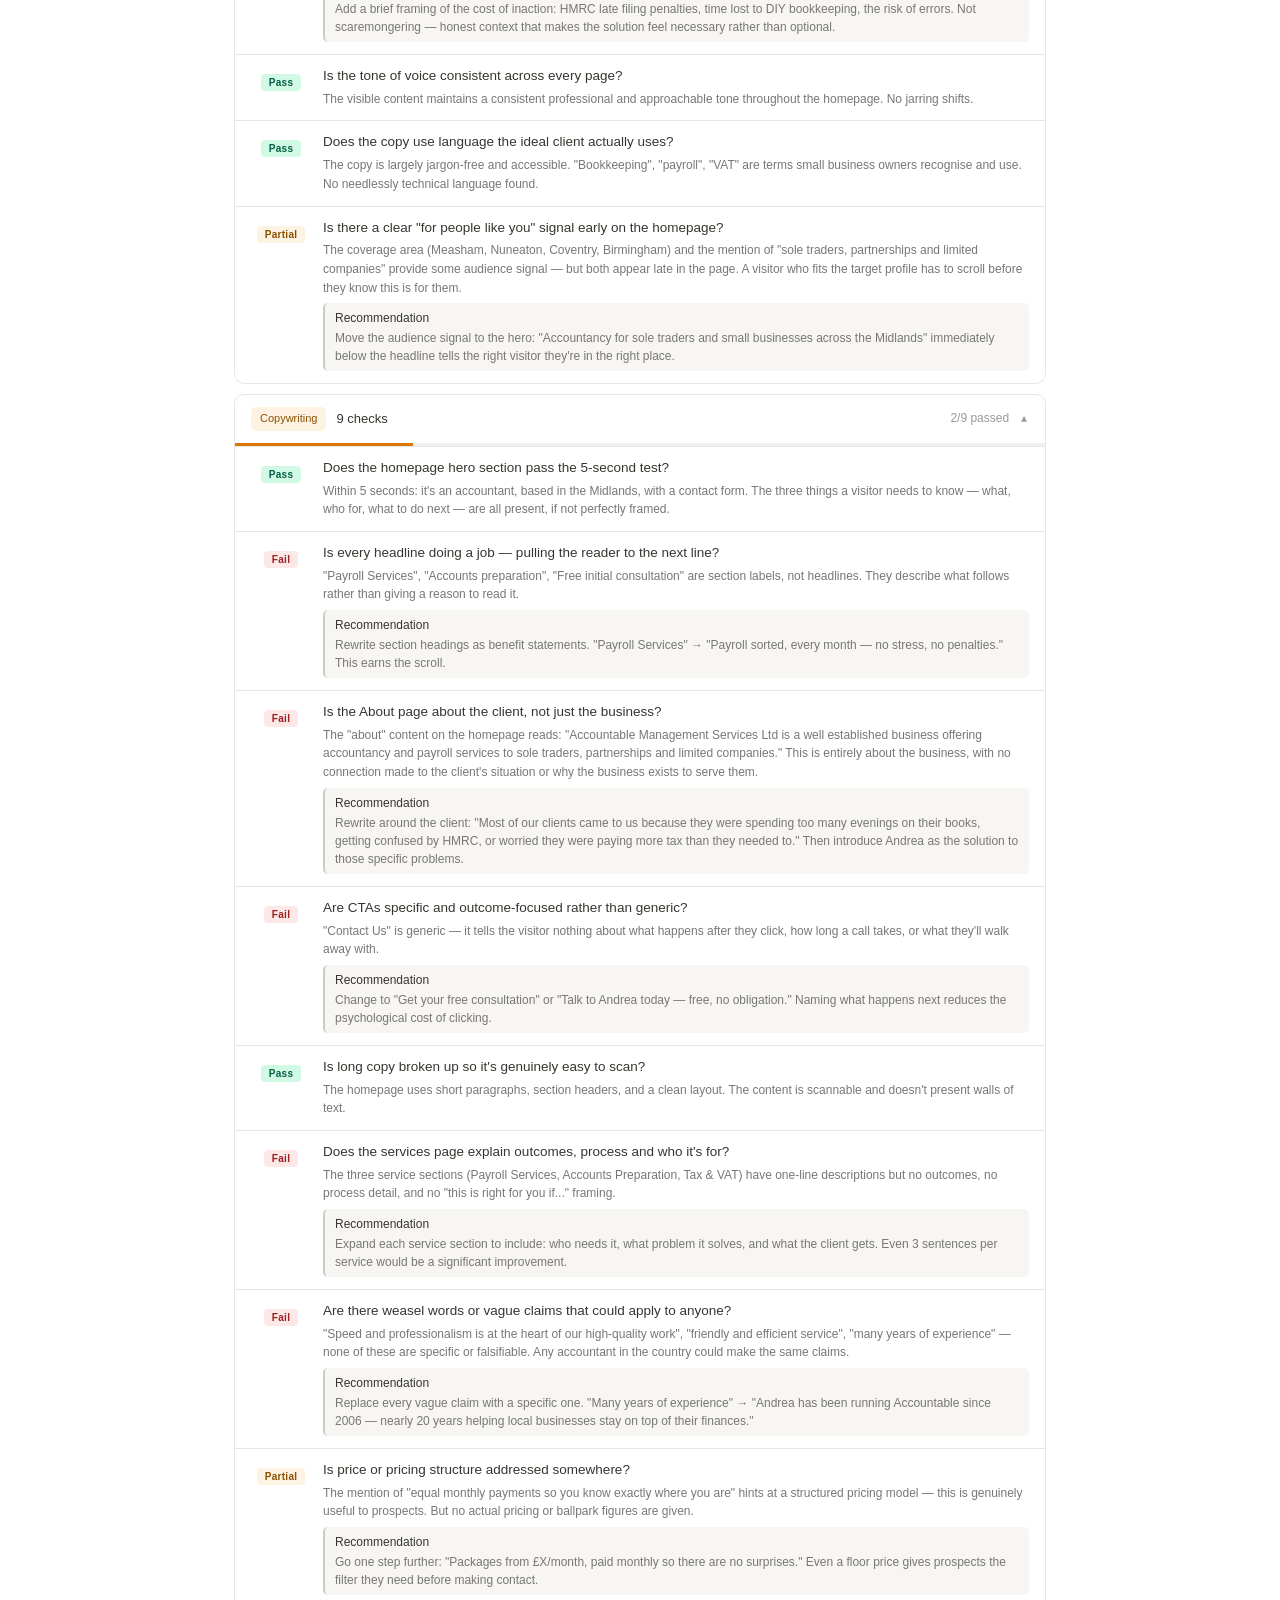
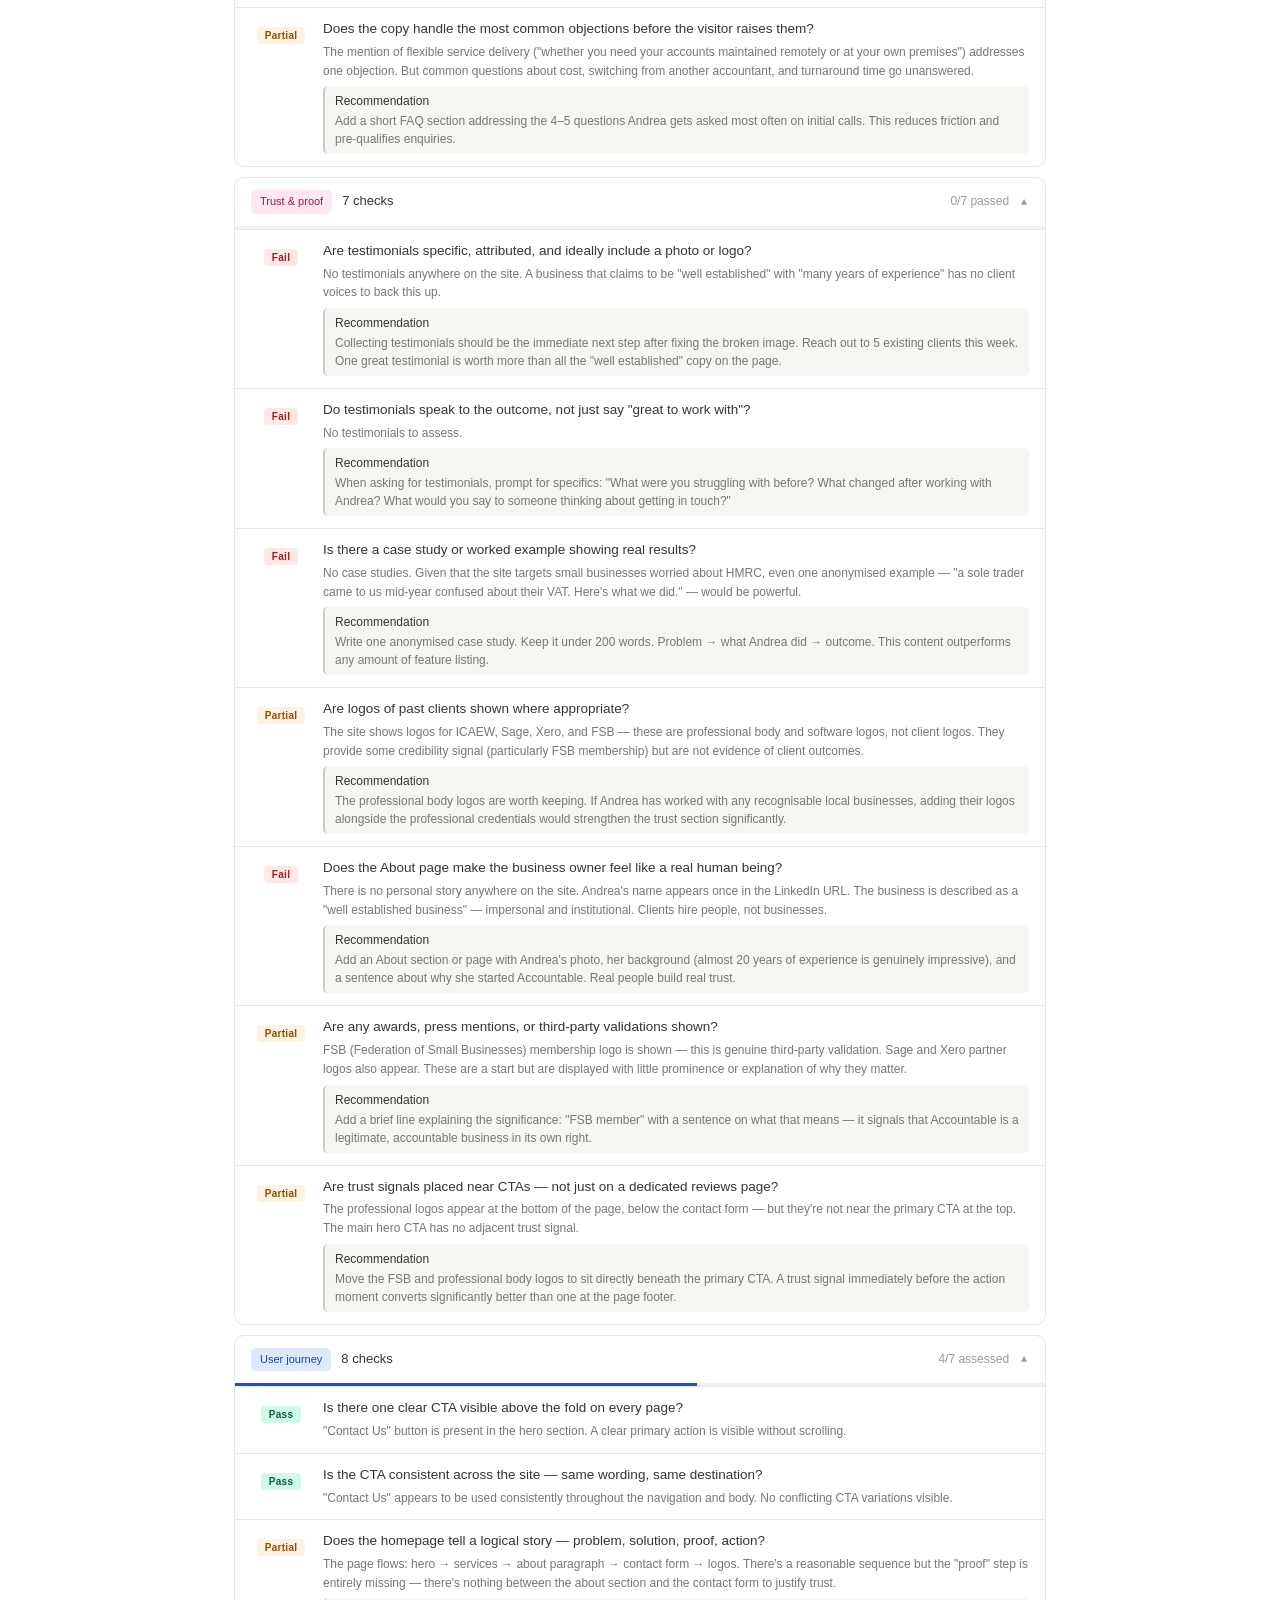
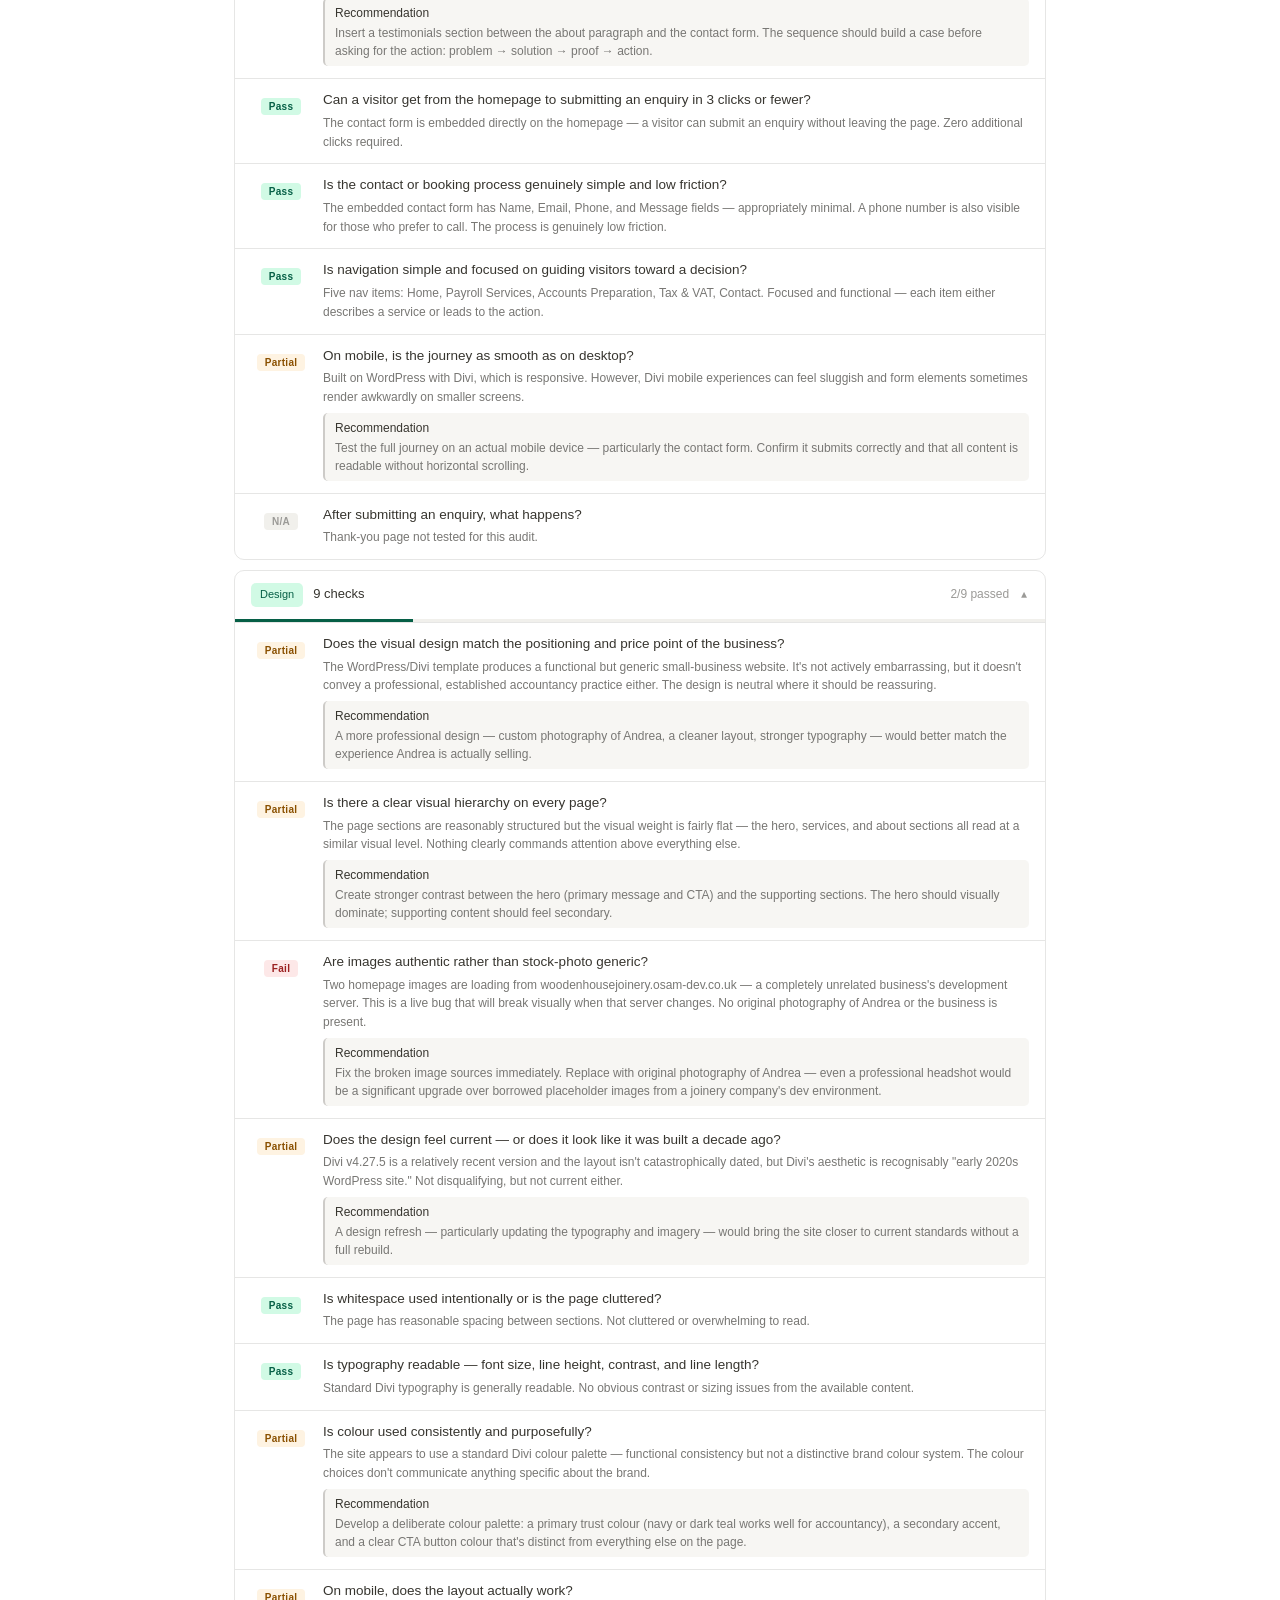
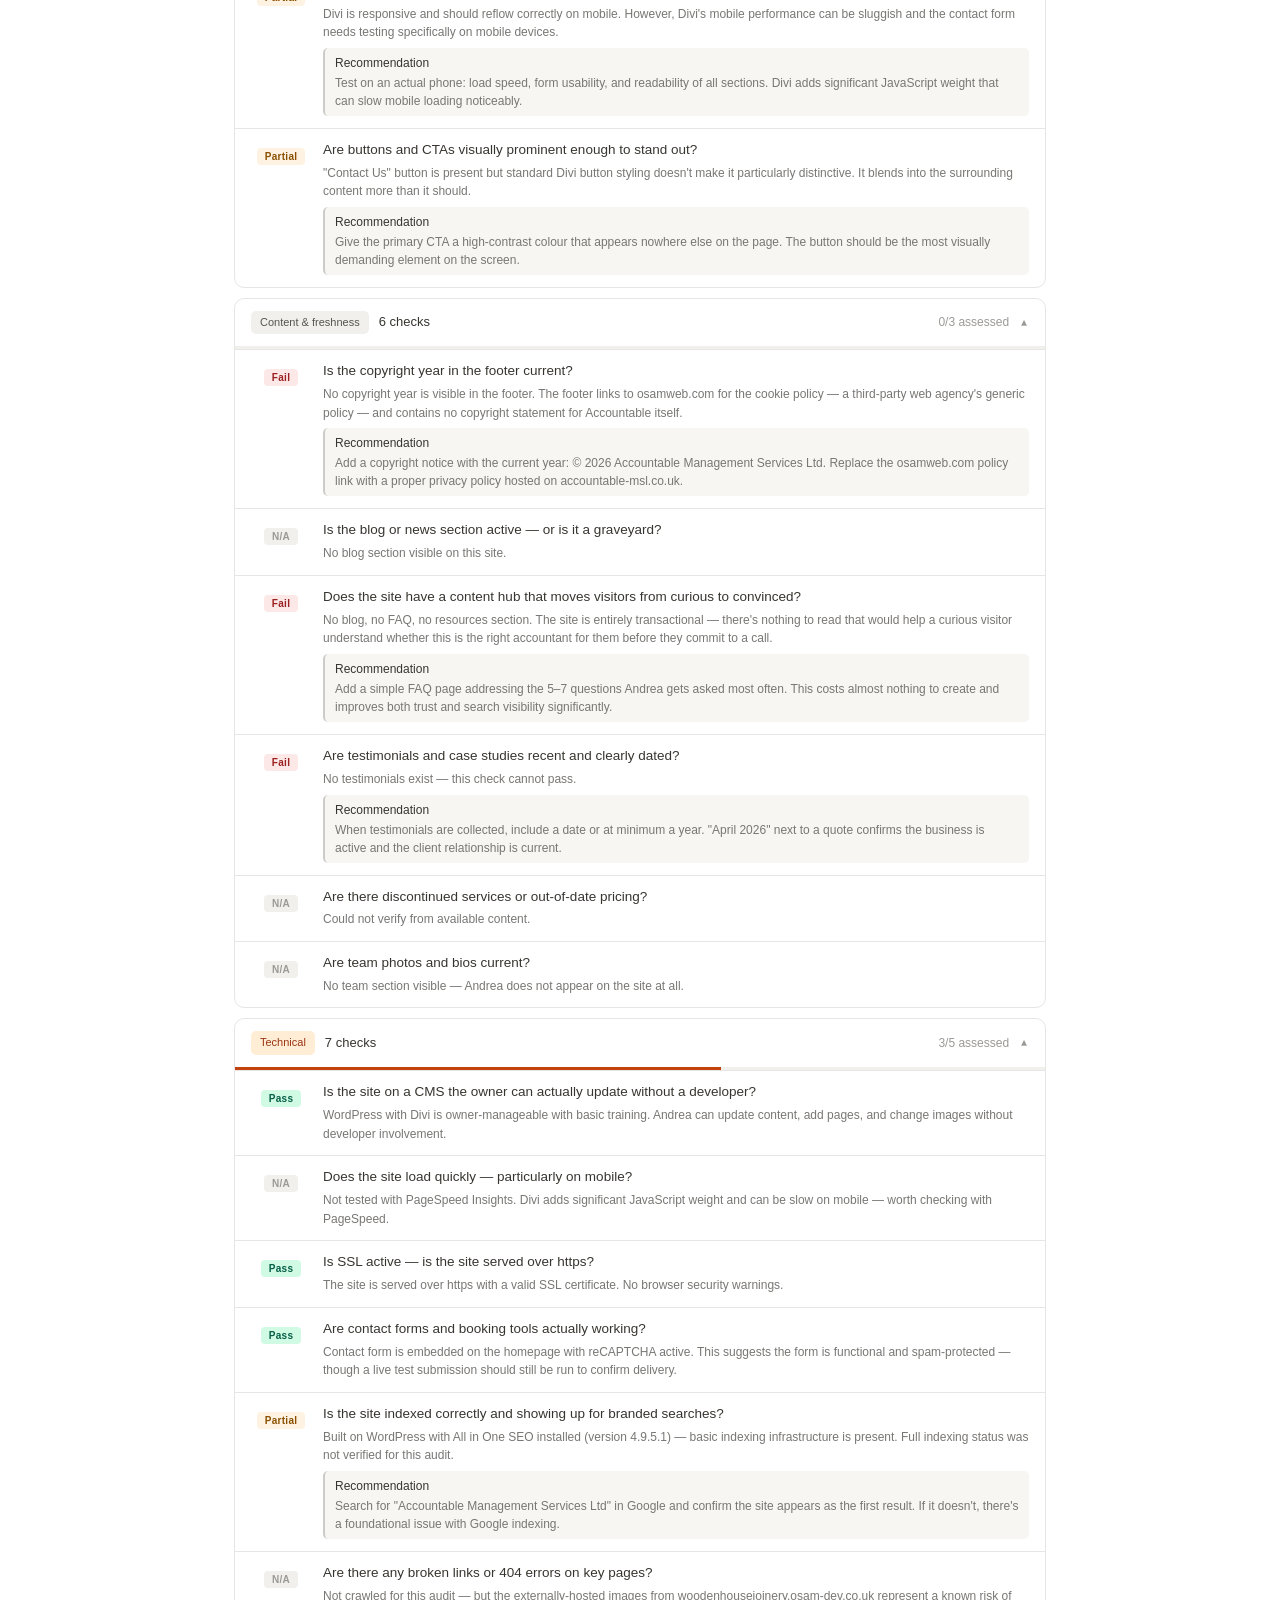
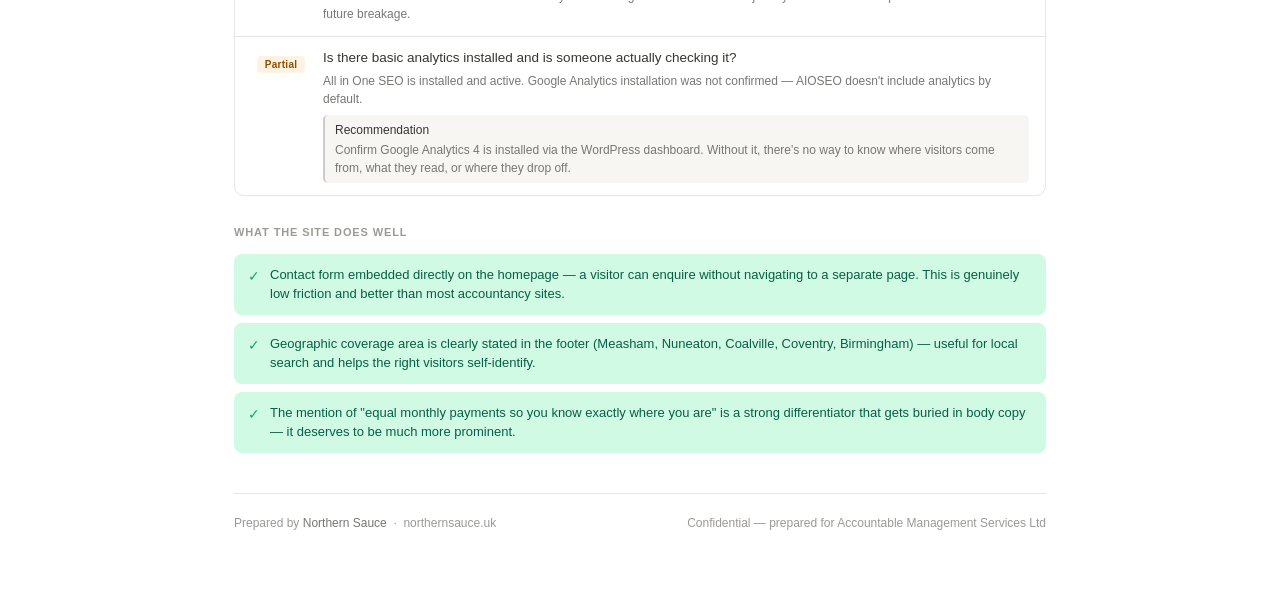
<file: audits/accountable-management-services-2026-04-16/report.html>
<!DOCTYPE html>
<html lang="en">
<head>
<meta charset="UTF-8">
<meta name="viewport" content="width=device-width, initial-scale=1.0">
<title>Website audit report</title>
<style>
  *, *::before, *::after { box-sizing: border-box; margin: 0; padding: 0; }
  :root {
    --bg: #ffffff; --bg-sec: #f7f6f3; --bg-ter: #f1f0ec;
    --border: rgba(55,53,47,0.12); --border-med: rgba(55,53,47,0.22);
    --text: #37352f; --text-sec: #787774; --text-ter: #9b9a97;
    --radius: 8px; --radius-lg: 10px;
    --font: 'DM Sans', -apple-system, BlinkMacSystemFont, sans-serif;
    --pass: #1D9E75; --pass-bg: #d1fae5; --pass-text: #065f46;
    --partial: #d97706; --partial-bg: #fef3e2; --partial-text: #8a5000;
    --fail: #dc2626; --fail-bg: #fde8e8; --fail-text: #9b2020;
    --red-rag: #dc2626; --red-rag-bg: #fde8e8;
    --amber-rag: #d97706; --amber-rag-bg: #fef3e2;
    --green-rag: #1D9E75; --green-rag-bg: #d1fae5;
  }
  @import url('https://fonts.googleapis.com/css2?family=DM+Sans:wght@400;500;600&display=swap');
  body { font-family: var(--font); background: var(--bg); color: var(--text); font-size: 14px; line-height: 1.6; padding: 32px 24px 64px; max-width: 860px; margin: 0 auto; }
  .report-header { border-bottom: 1px solid var(--border); padding-bottom: 24px; margin-bottom: 28px; }
  .report-meta { display: flex; align-items: flex-start; justify-content: space-between; gap: 16px; flex-wrap: wrap; margin-bottom: 20px; }
  .report-title-block h1 { font-size: 22px; font-weight: 600; color: var(--text); margin-bottom: 4px; }
  .report-url { font-size: 13px; color: var(--text-sec); }
  .report-url a { color: var(--text-sec); text-decoration: underline; text-underline-offset: 3px; }
  .report-date { font-size: 12px; color: var(--text-ter); margin-top: 4px; }
  .rag-block { display: flex; align-items: center; gap: 10px; flex-shrink: 0; }
  .rag-pill { font-size: 13px; font-weight: 600; padding: 6px 16px; border-radius: 100px; letter-spacing: 0.02em; }
  .rag-red { background: var(--red-rag-bg); color: var(--red-rag); }
  .rag-amber { background: var(--amber-rag-bg); color: var(--amber-rag); }
  .rag-green { background: var(--green-rag-bg); color: var(--green-rag); }
  .score-row { display: flex; gap: 10px; flex-wrap: wrap; }
  .score-card { background: var(--bg-sec); border-radius: var(--radius); padding: 12px 16px; flex: 1; min-width: 100px; }
  .score-label { font-size: 10px; color: var(--text-ter); text-transform: uppercase; letter-spacing: 0.05em; margin-bottom: 3px; }
  .score-val { font-size: 22px; font-weight: 600; color: var(--text); }
  .score-sub { font-size: 11px; color: var(--text-ter); margin-top: 1px; }
  .verdict-block { background: var(--bg-sec); border-radius: var(--radius-lg); border-left: 3px solid var(--border-med); padding: 14px 16px; margin-top: 20px; font-size: 14px; color: var(--text); font-style: italic; }
  .verdict-block.red { border-left-color: var(--red-rag); }
  .verdict-block.amber { border-left-color: var(--amber-rag); }
  .verdict-block.green { border-left-color: var(--green-rag); }
  .section-heading { font-size: 11px; font-weight: 600; text-transform: uppercase; letter-spacing: 0.08em; color: var(--text-ter); margin: 28px 0 12px; }
  .fix-list { display: flex; flex-direction: column; gap: 8px; margin-bottom: 28px; }
  .fix-item { border: 1px solid var(--border); border-radius: var(--radius-lg); padding: 14px 16px; display: flex; gap: 14px; align-items: flex-start; }
  .fix-num { font-size: 12px; font-weight: 600; color: var(--text-ter); flex-shrink: 0; width: 20px; text-align: right; padding-top: 1px; }
  .fix-body { flex: 1; }
  .fix-title { font-size: 14px; font-weight: 500; color: var(--text); margin-bottom: 4px; }
  .fix-detail { font-size: 13px; color: var(--text-sec); line-height: 1.55; }
  .fix-action { font-size: 12px; color: var(--text-ter); margin-top: 6px; padding-top: 6px; border-top: 1px solid var(--border); }
  .fix-action strong { color: var(--text-sec); font-weight: 500; }
  .audit-section { border: 1px solid var(--border); border-radius: var(--radius-lg); margin-bottom: 10px; overflow: hidden; }
  .audit-sec-head { display: flex; align-items: center; gap: 10px; padding: 12px 16px; cursor: pointer; user-select: none; transition: background 0.1s; }
  .audit-sec-head:hover { background: var(--bg-sec); }
  .audit-sec-head h2 { font-size: 13px; font-weight: 500; color: var(--text); flex: 1; }
  .sec-badge { font-size: 11px; font-weight: 500; padding: 3px 9px; border-radius: 5px; white-space: nowrap; }
  .sec-score { font-size: 12px; color: var(--text-ter); white-space: nowrap; margin-left: auto; }
  .chev { font-size: 10px; color: var(--text-ter); transition: transform 0.2s; }
  .chev.open { transform: rotate(180deg); }
  .sec-prog-wrap { height: 3px; background: var(--bg-ter); }
  .sec-prog-bar { height: 3px; transition: width 0.3s; }
  .findings-list { border-top: 1px solid var(--border); }
  .finding { display: flex; align-items: flex-start; gap: 12px; padding: 12px 16px; border-bottom: 1px solid var(--border); }
  .finding:last-child { border-bottom: none; }
  .verdict-dot { flex-shrink: 0; margin-top: 3px; width: 60px; text-align: center; }
  .verdict-tag { font-size: 10px; font-weight: 600; padding: 3px 8px; border-radius: 4px; letter-spacing: 0.03em; }
  .v-pass { background: var(--pass-bg); color: var(--pass-text); }
  .v-partial { background: var(--partial-bg); color: var(--partial-text); }
  .v-fail { background: var(--fail-bg); color: var(--fail-text); }
  .v-na { background: var(--bg-ter); color: var(--text-ter); }
  .finding-body { flex: 1; }
  .finding-check { font-size: 13.5px; font-weight: 500; color: var(--text); margin-bottom: 4px; line-height: 1.4; }
  .finding-note { font-size: 12px; color: var(--text-sec); line-height: 1.55; }
  .finding-rec { font-size: 12px; color: var(--text-sec); margin-top: 6px; padding: 6px 10px; background: var(--bg-sec); border-radius: 5px; border-left: 2px solid var(--border-med); line-height: 1.5; }
  .finding-rec strong { color: var(--text); font-weight: 500; display: block; margin-bottom: 2px; }
  .positives-list { display: flex; flex-direction: column; gap: 8px; margin-bottom: 28px; }
  .positive-item { display: flex; gap: 10px; align-items: flex-start; padding: 11px 14px; background: var(--pass-bg); border-radius: var(--radius); font-size: 13px; color: var(--pass-text); line-height: 1.5; }
  .positive-dot { font-size: 14px; flex-shrink: 0; margin-top: 1px; color: var(--pass); }
  .b-strategy { background: #ede9fe; color: #5b21b6; }
  .b-messaging { background: #fde8e8; color: #9b2020; }
  .b-copy { background: #fef3e2; color: #8a5000; }
  .b-trust { background: #fce7f3; color: #9d174d; }
  .b-journey { background: #dbeafe; color: #1e40af; }
  .b-design { background: #d1fae5; color: #065f46; }
  .b-content { background: #f1f0ec; color: #57534e; }
  .b-tech { background: #ffedd5; color: #9a3412; }
  .report-footer { margin-top: 40px; padding-top: 20px; border-top: 1px solid var(--border); display: flex; justify-content: space-between; align-items: center; flex-wrap: wrap; gap: 8px; }
  .footer-brand { font-size: 12px; color: var(--text-ter); }
  .footer-brand strong { color: var(--text-sec); font-weight: 500; }
</style>
</head>
<body>

<div class="report-header">
  <div class="report-meta">
    <div class="report-title-block">
      <h1>Website audit — Accountable Management Services</h1>
      <div class="report-url"><a href="https://www.accountable-msl.co.uk" target="_blank">accountable-msl.co.uk</a></div>
      <div class="report-date">Audit date: 16 April 2026 &nbsp;·&nbsp; Prepared by Northern Sauce</div>
    </div>
    <div class="rag-block">
      <span class="rag-pill rag-red">Red</span>
    </div>
  </div>
  <div class="score-row">
    <div class="score-card">
      <div class="score-label">Checks passed</div>
      <div class="score-val">15</div>
      <div class="score-sub">out of 53 assessed</div>
    </div>
    <div class="score-card">
      <div class="score-label">Checks failed</div>
      <div class="score-val">19</div>
      <div class="score-sub">need attention</div>
    </div>
    <div class="score-card">
      <div class="score-label">Partial</div>
      <div class="score-val">19</div>
      <div class="score-sub">could be stronger</div>
    </div>
    <div class="score-card">
      <div class="score-label">Score</div>
      <div class="score-val">28%</div>
      <div class="score-sub">overall</div>
    </div>
  </div>
  <div class="verdict-block red">
    The site describes what Accountable does clearly enough, but reads like an internal memo — it talks about the business rather than the client's situation, there's no social proof anywhere, and one of the homepage images is accidentally loading from another web designer's client server.
  </div>
</div>

<div class="section-heading">Top 5 priority fixes</div>
<div class="fix-list">
  <div class="fix-item">
    <div class="fix-num">1</div>
    <div class="fix-body">
      <div class="fix-title">Add testimonials — the site has zero social proof</div>
      <div class="fix-detail">The site claims to be "well established" with "many years of experience" but there is not a single testimonial, review, or client outcome anywhere. For a service asking someone to hand over their finances, this is the single biggest conversion barrier on the site.</div>
      <div class="fix-action"><strong>Action:</strong> Collect 3–5 testimonials from existing clients. Each needs a name, business type, and a specific outcome: time saved, tax refund received, deadline crisis averted. Place at least one directly on the homepage, next to the contact CTA.</div>
    </div>
  </div>
  <div class="fix-item">
    <div class="fix-num">2</div>
    <div class="fix-body">
      <div class="fix-title">Fix the broken image loading from another client's server</div>
      <div class="fix-detail">Two images on the homepage are loading from woodenhousejoinery.osam-dev.co.uk — another business's development server. This is a live bug: if that server goes offline or the files move, the images on this site break entirely. It also raises questions about the site's technical maintenance.</div>
      <div class="fix-action"><strong>Action:</strong> Replace both images immediately. Download them and re-upload to the Accountable WordPress media library, or replace with original images. Check all other image sources to confirm no others are externally hosted.</div>
    </div>
  </div>
  <div class="fix-item">
    <div class="fix-num">3</div>
    <div class="fix-body">
      <div class="fix-title">Rewrite the hero to open with the client's problem</div>
      <div class="fix-detail">"Puts you in financial control" is better than most accountants' heroes — it hints at an outcome. But the subtext immediately reverts to "Accountable Management Services Ltd is here to make your lives easier. We're the complete accounting firm..." — the business becomes the subject again within one sentence.</div>
      <div class="fix-action"><strong>Action:</strong> Keep "Puts you in financial control" as the hook. Follow it with a sentence that names the specific frustration: "Sole traders and small businesses in the Midlands spend too much time on their books and not enough on the business. We fix that."</div>
    </div>
  </div>
  <div class="fix-item">
    <div class="fix-num">4</div>
    <div class="fix-body">
      <div class="fix-title">Remove or replace all vague credibility claims</div>
      <div class="fix-detail">"Speed and professionalism is at the heart of our high-quality work", "friendly and efficient service", "many years of experience" — these phrases appear on every accountant's website in the country. They're non-falsifiable and add zero trust. A visitor has no idea what "many years" means or what "high-quality" looks like in practice.</div>
      <div class="fix-action"><strong>Action:</strong> Replace each vague claim with a specific one. "Many years of experience" → "Andrea has been running Accountable since 2006." "Friendly and efficient" → a testimonial that demonstrates it. Specifics convert; generalities don't.</div>
    </div>
  </div>
  <div class="fix-item">
    <div class="fix-num">5</div>
    <div class="fix-body">
      <div class="fix-title">Make Andrea the face of the business</div>
      <div class="fix-detail">The site is entirely anonymous — no photo of Andrea, no personal story, no indication of who the client is actually going to be working with. People hire accountants they trust. Trust comes from people, not from company descriptions. The "well established business" framing actively works against this.</div>
      <div class="fix-action"><strong>Action:</strong> Add a section — or a dedicated About page — with Andrea's photo, her background (she's been doing this since 2006, that's nearly 20 years of experience), and a sentence about why she started the business. Real people build real trust.</div>
    </div>
  </div>
</div>

<div class="section-heading">Section findings</div>

<!-- Strategy -->
<div class="audit-section">
  <div class="audit-sec-head" onclick="toggleSec('strategy')">
    <span class="sec-badge b-strategy">Strategy</span>
    <h2>7 checks</h2>
    <span class="sec-score" id="score-strategy">2/7 passed</span>
    <span class="chev open" id="chev-strategy">&#9660;</span>
  </div>
  <div class="sec-prog-wrap"><div class="sec-prog-bar" style="width:29%;background:#7c3aed"></div></div>
  <div class="findings-list" id="body-strategy">
    <div class="finding">
      <div class="verdict-dot"><span class="verdict-tag v-partial">Partial</span></div>
      <div class="finding-body">
        <div class="finding-check">Is the ideal client defined specifically enough?</div>
        <div class="finding-note">The site mentions "sole traders, partnerships and limited companies" — some specificity — and the coverage area is listed (Measham, Nuneaton, Coventry, Birmingham). But no specific industry, situation, or problem type is named. The audience signal is structural rather than human.</div>
        <div class="finding-rec"><strong>Recommendation</strong> Name the type of client Accountable works best with. Local tradespeople? Small retailers? Self-employed professionals? The more specific the target, the stronger the resonance.</div>
      </div>
    </div>
    <div class="finding">
      <div class="verdict-dot"><span class="verdict-tag v-partial">Partial</span></div>
      <div class="finding-body">
        <div class="finding-check">Is there one primary conversion goal the whole site is built around?</div>
        <div class="finding-note">There are multiple contact mechanisms: a "Contact Us" CTA, a phone number, and an embedded contact form on the homepage. The primary goal is clear (get in touch) but having three parallel paths slightly dilutes the focus.</div>
        <div class="finding-rec"><strong>Recommendation</strong> Choose one primary CTA — either the form or the phone number — and make the other secondary. Multiple equal-weight options create hesitation.</div>
      </div>
    </div>
    <div class="finding">
      <div class="verdict-dot"><span class="verdict-tag v-fail">Fail</span></div>
      <div class="finding-body">
        <div class="finding-check">Does the site position the business as a specialist rather than a generalist?</div>
        <div class="finding-note">The site describes itself as "the complete accounting firm" — which is explicitly a generalist positioning. There's no specialist angle, no niche, no sense of what Accountable is particularly brilliant at.</div>
        <div class="finding-rec"><strong>Recommendation</strong> Even if Andrea does everything, the site should lead with a specialisation. What does she do better than anyone else? What client type does she get the best results for? Lead with that.</div>
      </div>
    </div>
    <div class="finding">
      <div class="verdict-dot"><span class="verdict-tag v-partial">Partial</span></div>
      <div class="finding-body">
        <div class="finding-check">Is the offer clear — what you get, how it works, what it costs?</div>
        <div class="finding-note">Services are clearly labelled (Payroll, Accounts, Tax & VAT). The mention of "equal monthly payments" hints at a structured pricing model, which is good. But there's no pricing, no process description, and no indication of what a new client engagement looks like.</div>
        <div class="finding-rec"><strong>Recommendation</strong> Add a simple "how it works" process: initial call → review of your situation → fixed monthly fee agreed → we handle everything. Even a rough "from £X/month" gives prospects the filter they need before booking.</div>
      </div>
    </div>
    <div class="finding">
      <div class="verdict-dot"><span class="verdict-tag v-pass">Pass</span></div>
      <div class="finding-body">
        <div class="finding-check">Is there a low-commitment next step for visitors who aren't ready to buy yet?</div>
        <div class="finding-note">A free initial consultation is offered and mentioned in the body copy. This is an appropriate low-commitment entry point for a service business.</div>
      </div>
    </div>
    <div class="finding">
      <div class="verdict-dot"><span class="verdict-tag v-pass">Pass</span></div>
      <div class="finding-body">
        <div class="finding-check">Does the site reflect the current business — services, niche, positioning?</div>
        <div class="finding-note">Services appear current. The Xero logo has a 2025 upload date, suggesting the site is being maintained. No obviously discontinued offerings visible.</div>
      </div>
    </div>
    <div class="finding">
      <div class="verdict-dot"><span class="verdict-tag v-fail">Fail</span></div>
      <div class="finding-body">
        <div class="finding-check">Is there a clear answer to "why this business and not a competitor"?</div>
        <div class="finding-note">"Competitive rates", "friendly and efficient service", "speed and professionalism" — these are the same things every competitor claims. Nothing distinguishes Accountable from any of the dozens of other one-person accountancy firms in the Midlands.</div>
        <div class="finding-rec"><strong>Recommendation</strong> Find the real differentiator. Is it 20 years of experience? The personal relationship? The fixed monthly fee model? The geographic coverage? Pick one and make it the headline of the why-choose-us section.</div>
      </div>
    </div>
  </div>
</div>

<!-- Messaging -->
<div class="audit-section">
  <div class="audit-sec-head" onclick="toggleSec('messaging')">
    <span class="sec-badge b-messaging">Messaging</span>
    <h2>8 checks</h2>
    <span class="sec-score" id="score-messaging">2/8 passed</span>
    <span class="chev open" id="chev-messaging">&#9660;</span>
  </div>
  <div class="sec-prog-wrap"><div class="sec-prog-bar" style="width:25%;background:#dc2626"></div></div>
  <div class="findings-list" id="body-messaging">
    <div class="finding">
      <div class="verdict-dot"><span class="verdict-tag v-fail">Fail</span></div>
      <div class="finding-body">
        <div class="finding-check">Does the hero headline name the ideal client's specific situation or problem?</div>
        <div class="finding-note">"Puts you in financial control" is an outcome claim, not a problem statement. It doesn't name the specific situation a client is in before they hire an accountant — confusion, stress, time loss, fear of HMRC.</div>
        <div class="finding-rec"><strong>Recommendation</strong> Add a problem framing beneath or alongside the headline: "Tired of spreadsheets, missed deadlines, and not knowing where your business actually stands?" makes a visitor feel seen before the solution is offered.</div>
      </div>
    </div>
    <div class="finding">
      <div class="verdict-dot"><span class="verdict-tag v-fail">Fail</span></div>
      <div class="finding-body">
        <div class="finding-check">Does the copy lead with the client, not the business?</div>
        <div class="finding-note">The homepage subtext opens with "Accountable Management Services Ltd is here to make your lives easier. We're the complete accounting firm..." — three sentences about the business before the client's situation is addressed.</div>
        <div class="finding-rec"><strong>Recommendation</strong> Flip the subject of every paragraph. Instead of "we provide X" → "you get X". Instead of "our service covers" → "your [payroll / tax / accounts] is handled."</div>
      </div>
    </div>
    <div class="finding">
      <div class="verdict-dot"><span class="verdict-tag v-fail">Fail</span></div>
      <div class="finding-body">
        <div class="finding-check">Does the copy name the specific problem the ideal client is experiencing?</div>
        <div class="finding-note">"Make your lives easier" is vague. No specific pain is named — not HMRC penalties, not payroll mistakes, not the time cost of DIY bookkeeping. The copy assumes the visitor already wants an accountant rather than persuading them why they need one.</div>
        <div class="finding-rec"><strong>Recommendation</strong> Name the problem that drives most enquiries. "Getting behind on your books?" or "Dreading the payroll run every month?" — a specific problem immediately creates a connection with the right person.</div>
      </div>
    </div>
    <div class="finding">
      <div class="verdict-dot"><span class="verdict-tag v-partial">Partial</span></div>
      <div class="finding-body">
        <div class="finding-check">Does the copy describe outcomes, not just services?</div>
        <div class="finding-note">"Puts you in financial control" and "make your lives easier" are outcome-adjacent but vague. The service descriptions (Payroll Services, Accounts Preparation, Tax & VAT) are purely functional labels with no outcomes attached.</div>
        <div class="finding-rec"><strong>Recommendation</strong> Add a one-line outcome to each service description. "Payroll Services — handled on time, every month, so you never face a penalty or an angry employee."</div>
      </div>
    </div>
    <div class="finding">
      <div class="verdict-dot"><span class="verdict-tag v-fail">Fail</span></div>
      <div class="finding-body">
        <div class="finding-check">Does the site create a sense that not acting has a cost?</div>
        <div class="finding-note">No urgency or consequence for the status quo anywhere. The copy is entirely focused on what Accountable offers, not on what it costs the visitor to keep doing it themselves or staying with a bad accountant.</div>
        <div class="finding-rec"><strong>Recommendation</strong> Add a brief framing of the cost of inaction: HMRC late filing penalties, time lost to DIY bookkeeping, the risk of errors. Not scaremongering — honest context that makes the solution feel necessary rather than optional.</div>
      </div>
    </div>
    <div class="finding">
      <div class="verdict-dot"><span class="verdict-tag v-pass">Pass</span></div>
      <div class="finding-body">
        <div class="finding-check">Is the tone of voice consistent across every page?</div>
        <div class="finding-note">The visible content maintains a consistent professional and approachable tone throughout the homepage. No jarring shifts.</div>
      </div>
    </div>
    <div class="finding">
      <div class="verdict-dot"><span class="verdict-tag v-pass">Pass</span></div>
      <div class="finding-body">
        <div class="finding-check">Does the copy use language the ideal client actually uses?</div>
        <div class="finding-note">The copy is largely jargon-free and accessible. "Bookkeeping", "payroll", "VAT" are terms small business owners recognise and use. No needlessly technical language found.</div>
      </div>
    </div>
    <div class="finding">
      <div class="verdict-dot"><span class="verdict-tag v-partial">Partial</span></div>
      <div class="finding-body">
        <div class="finding-check">Is there a clear "for people like you" signal early on the homepage?</div>
        <div class="finding-note">The coverage area (Measham, Nuneaton, Coventry, Birmingham) and the mention of "sole traders, partnerships and limited companies" provide some audience signal — but both appear late in the page. A visitor who fits the target profile has to scroll before they know this is for them.</div>
        <div class="finding-rec"><strong>Recommendation</strong> Move the audience signal to the hero: "Accountancy for sole traders and small businesses across the Midlands" immediately below the headline tells the right visitor they're in the right place.</div>
      </div>
    </div>
  </div>
</div>

<!-- Copywriting -->
<div class="audit-section">
  <div class="audit-sec-head" onclick="toggleSec('copy')">
    <span class="sec-badge b-copy">Copywriting</span>
    <h2>9 checks</h2>
    <span class="sec-score" id="score-copy">2/9 passed</span>
    <span class="chev open" id="chev-copy">&#9660;</span>
  </div>
  <div class="sec-prog-wrap"><div class="sec-prog-bar" style="width:22%;background:#d97706"></div></div>
  <div class="findings-list" id="body-copy">
    <div class="finding">
      <div class="verdict-dot"><span class="verdict-tag v-pass">Pass</span></div>
      <div class="finding-body">
        <div class="finding-check">Does the homepage hero section pass the 5-second test?</div>
        <div class="finding-note">Within 5 seconds: it's an accountant, based in the Midlands, with a contact form. The three things a visitor needs to know — what, who for, what to do next — are all present, if not perfectly framed.</div>
      </div>
    </div>
    <div class="finding">
      <div class="verdict-dot"><span class="verdict-tag v-fail">Fail</span></div>
      <div class="finding-body">
        <div class="finding-check">Is every headline doing a job — pulling the reader to the next line?</div>
        <div class="finding-note">"Payroll Services", "Accounts preparation", "Free initial consultation" are section labels, not headlines. They describe what follows rather than giving a reason to read it.</div>
        <div class="finding-rec"><strong>Recommendation</strong> Rewrite section headings as benefit statements. "Payroll Services" → "Payroll sorted, every month — no stress, no penalties." This earns the scroll.</div>
      </div>
    </div>
    <div class="finding">
      <div class="verdict-dot"><span class="verdict-tag v-fail">Fail</span></div>
      <div class="finding-body">
        <div class="finding-check">Is the About page about the client, not just the business?</div>
        <div class="finding-note">The "about" content on the homepage reads: "Accountable Management Services Ltd is a well established business offering accountancy and payroll services to sole traders, partnerships and limited companies." This is entirely about the business, with no connection made to the client's situation or why the business exists to serve them.</div>
        <div class="finding-rec"><strong>Recommendation</strong> Rewrite around the client: "Most of our clients came to us because they were spending too many evenings on their books, getting confused by HMRC, or worried they were paying more tax than they needed to." Then introduce Andrea as the solution to those specific problems.</div>
      </div>
    </div>
    <div class="finding">
      <div class="verdict-dot"><span class="verdict-tag v-fail">Fail</span></div>
      <div class="finding-body">
        <div class="finding-check">Are CTAs specific and outcome-focused rather than generic?</div>
        <div class="finding-note">"Contact Us" is generic — it tells the visitor nothing about what happens after they click, how long a call takes, or what they'll walk away with.</div>
        <div class="finding-rec"><strong>Recommendation</strong> Change to "Get your free consultation" or "Talk to Andrea today — free, no obligation." Naming what happens next reduces the psychological cost of clicking.</div>
      </div>
    </div>
    <div class="finding">
      <div class="verdict-dot"><span class="verdict-tag v-pass">Pass</span></div>
      <div class="finding-body">
        <div class="finding-check">Is long copy broken up so it's genuinely easy to scan?</div>
        <div class="finding-note">The homepage uses short paragraphs, section headers, and a clean layout. The content is scannable and doesn't present walls of text.</div>
      </div>
    </div>
    <div class="finding">
      <div class="verdict-dot"><span class="verdict-tag v-fail">Fail</span></div>
      <div class="finding-body">
        <div class="finding-check">Does the services page explain outcomes, process and who it's for?</div>
        <div class="finding-note">The three service sections (Payroll Services, Accounts Preparation, Tax & VAT) have one-line descriptions but no outcomes, no process detail, and no "this is right for you if..." framing.</div>
        <div class="finding-rec"><strong>Recommendation</strong> Expand each service section to include: who needs it, what problem it solves, and what the client gets. Even 3 sentences per service would be a significant improvement.</div>
      </div>
    </div>
    <div class="finding">
      <div class="verdict-dot"><span class="verdict-tag v-fail">Fail</span></div>
      <div class="finding-body">
        <div class="finding-check">Are there weasel words or vague claims that could apply to anyone?</div>
        <div class="finding-note">"Speed and professionalism is at the heart of our high-quality work", "friendly and efficient service", "many years of experience" — none of these are specific or falsifiable. Any accountant in the country could make the same claims.</div>
        <div class="finding-rec"><strong>Recommendation</strong> Replace every vague claim with a specific one. "Many years of experience" → "Andrea has been running Accountable since 2006 — nearly 20 years helping local businesses stay on top of their finances."</div>
      </div>
    </div>
    <div class="finding">
      <div class="verdict-dot"><span class="verdict-tag v-partial">Partial</span></div>
      <div class="finding-body">
        <div class="finding-check">Is price or pricing structure addressed somewhere?</div>
        <div class="finding-note">The mention of "equal monthly payments so you know exactly where you are" hints at a structured pricing model — this is genuinely useful to prospects. But no actual pricing or ballpark figures are given.</div>
        <div class="finding-rec"><strong>Recommendation</strong> Go one step further: "Packages from £X/month, paid monthly so there are no surprises." Even a floor price gives prospects the filter they need before making contact.</div>
      </div>
    </div>
    <div class="finding">
      <div class="verdict-dot"><span class="verdict-tag v-partial">Partial</span></div>
      <div class="finding-body">
        <div class="finding-check">Does the copy handle the most common objections before the visitor raises them?</div>
        <div class="finding-note">The mention of flexible service delivery ("whether you need your accounts maintained remotely or at your own premises") addresses one objection. But common questions about cost, switching from another accountant, and turnaround time go unanswered.</div>
        <div class="finding-rec"><strong>Recommendation</strong> Add a short FAQ section addressing the 4–5 questions Andrea gets asked most often on initial calls. This reduces friction and pre-qualifies enquiries.</div>
      </div>
    </div>
  </div>
</div>

<!-- Trust -->
<div class="audit-section">
  <div class="audit-sec-head" onclick="toggleSec('trust')">
    <span class="sec-badge b-trust">Trust &amp; proof</span>
    <h2>7 checks</h2>
    <span class="sec-score" id="score-trust">0/7 passed</span>
    <span class="chev open" id="chev-trust">&#9660;</span>
  </div>
  <div class="sec-prog-wrap"><div class="sec-prog-bar" style="width:0%;background:#be185d"></div></div>
  <div class="findings-list" id="body-trust">
    <div class="finding">
      <div class="verdict-dot"><span class="verdict-tag v-fail">Fail</span></div>
      <div class="finding-body">
        <div class="finding-check">Are testimonials specific, attributed, and ideally include a photo or logo?</div>
        <div class="finding-note">No testimonials anywhere on the site. A business that claims to be "well established" with "many years of experience" has no client voices to back this up.</div>
        <div class="finding-rec"><strong>Recommendation</strong> Collecting testimonials should be the immediate next step after fixing the broken image. Reach out to 5 existing clients this week. One great testimonial is worth more than all the "well established" copy on the page.</div>
      </div>
    </div>
    <div class="finding">
      <div class="verdict-dot"><span class="verdict-tag v-fail">Fail</span></div>
      <div class="finding-body">
        <div class="finding-check">Do testimonials speak to the outcome, not just say "great to work with"?</div>
        <div class="finding-note">No testimonials to assess.</div>
        <div class="finding-rec"><strong>Recommendation</strong> When asking for testimonials, prompt for specifics: "What were you struggling with before? What changed after working with Andrea? What would you say to someone thinking about getting in touch?"</div>
      </div>
    </div>
    <div class="finding">
      <div class="verdict-dot"><span class="verdict-tag v-fail">Fail</span></div>
      <div class="finding-body">
        <div class="finding-check">Is there a case study or worked example showing real results?</div>
        <div class="finding-note">No case studies. Given that the site targets small businesses worried about HMRC, even one anonymised example — "a sole trader came to us mid-year confused about their VAT. Here's what we did." — would be powerful.</div>
        <div class="finding-rec"><strong>Recommendation</strong> Write one anonymised case study. Keep it under 200 words. Problem → what Andrea did → outcome. This content outperforms any amount of feature listing.</div>
      </div>
    </div>
    <div class="finding">
      <div class="verdict-dot"><span class="verdict-tag v-partial">Partial</span></div>
      <div class="finding-body">
        <div class="finding-check">Are logos of past clients shown where appropriate?</div>
        <div class="finding-note">The site shows logos for ICAEW, Sage, Xero, and FSB — these are professional body and software logos, not client logos. They provide some credibility signal (particularly FSB membership) but are not evidence of client outcomes.</div>
        <div class="finding-rec"><strong>Recommendation</strong> The professional body logos are worth keeping. If Andrea has worked with any recognisable local businesses, adding their logos alongside the professional credentials would strengthen the trust section significantly.</div>
      </div>
    </div>
    <div class="finding">
      <div class="verdict-dot"><span class="verdict-tag v-fail">Fail</span></div>
      <div class="finding-body">
        <div class="finding-check">Does the About page make the business owner feel like a real human being?</div>
        <div class="finding-note">There is no personal story anywhere on the site. Andrea's name appears once in the LinkedIn URL. The business is described as a "well established business" — impersonal and institutional. Clients hire people, not businesses.</div>
        <div class="finding-rec"><strong>Recommendation</strong> Add an About section or page with Andrea's photo, her background (almost 20 years of experience is genuinely impressive), and a sentence about why she started Accountable. Real people build real trust.</div>
      </div>
    </div>
    <div class="finding">
      <div class="verdict-dot"><span class="verdict-tag v-partial">Partial</span></div>
      <div class="finding-body">
        <div class="finding-check">Are any awards, press mentions, or third-party validations shown?</div>
        <div class="finding-note">FSB (Federation of Small Businesses) membership logo is shown — this is genuine third-party validation. Sage and Xero partner logos also appear. These are a start but are displayed with little prominence or explanation of why they matter.</div>
        <div class="finding-rec"><strong>Recommendation</strong> Add a brief line explaining the significance: "FSB member" with a sentence on what that means — it signals that Accountable is a legitimate, accountable business in its own right.</div>
      </div>
    </div>
    <div class="finding">
      <div class="verdict-dot"><span class="verdict-tag v-partial">Partial</span></div>
      <div class="finding-body">
        <div class="finding-check">Are trust signals placed near CTAs — not just on a dedicated reviews page?</div>
        <div class="finding-note">The professional logos appear at the bottom of the page, below the contact form — but they're not near the primary CTA at the top. The main hero CTA has no adjacent trust signal.</div>
        <div class="finding-rec"><strong>Recommendation</strong> Move the FSB and professional body logos to sit directly beneath the primary CTA. A trust signal immediately before the action moment converts significantly better than one at the page footer.</div>
      </div>
    </div>
  </div>
</div>

<!-- Journey -->
<div class="audit-section">
  <div class="audit-sec-head" onclick="toggleSec('journey')">
    <span class="sec-badge b-journey">User journey</span>
    <h2>8 checks</h2>
    <span class="sec-score" id="score-journey">4/7 assessed</span>
    <span class="chev open" id="chev-journey">&#9660;</span>
  </div>
  <div class="sec-prog-wrap"><div class="sec-prog-bar" style="width:57%;background:#1d4ed8"></div></div>
  <div class="findings-list" id="body-journey">
    <div class="finding">
      <div class="verdict-dot"><span class="verdict-tag v-pass">Pass</span></div>
      <div class="finding-body">
        <div class="finding-check">Is there one clear CTA visible above the fold on every page?</div>
        <div class="finding-note">"Contact Us" button is present in the hero section. A clear primary action is visible without scrolling.</div>
      </div>
    </div>
    <div class="finding">
      <div class="verdict-dot"><span class="verdict-tag v-pass">Pass</span></div>
      <div class="finding-body">
        <div class="finding-check">Is the CTA consistent across the site — same wording, same destination?</div>
        <div class="finding-note">"Contact Us" appears to be used consistently throughout the navigation and body. No conflicting CTA variations visible.</div>
      </div>
    </div>
    <div class="finding">
      <div class="verdict-dot"><span class="verdict-tag v-partial">Partial</span></div>
      <div class="finding-body">
        <div class="finding-check">Does the homepage tell a logical story — problem, solution, proof, action?</div>
        <div class="finding-note">The page flows: hero → services → about paragraph → contact form → logos. There's a reasonable sequence but the "proof" step is entirely missing — there's nothing between the about section and the contact form to justify trust.</div>
        <div class="finding-rec"><strong>Recommendation</strong> Insert a testimonials section between the about paragraph and the contact form. The sequence should build a case before asking for the action: problem → solution → proof → action.</div>
      </div>
    </div>
    <div class="finding">
      <div class="verdict-dot"><span class="verdict-tag v-pass">Pass</span></div>
      <div class="finding-body">
        <div class="finding-check">Can a visitor get from the homepage to submitting an enquiry in 3 clicks or fewer?</div>
        <div class="finding-note">The contact form is embedded directly on the homepage — a visitor can submit an enquiry without leaving the page. Zero additional clicks required.</div>
      </div>
    </div>
    <div class="finding">
      <div class="verdict-dot"><span class="verdict-tag v-pass">Pass</span></div>
      <div class="finding-body">
        <div class="finding-check">Is the contact or booking process genuinely simple and low friction?</div>
        <div class="finding-note">The embedded contact form has Name, Email, Phone, and Message fields — appropriately minimal. A phone number is also visible for those who prefer to call. The process is genuinely low friction.</div>
      </div>
    </div>
    <div class="finding">
      <div class="verdict-dot"><span class="verdict-tag v-pass">Pass</span></div>
      <div class="finding-body">
        <div class="finding-check">Is navigation simple and focused on guiding visitors toward a decision?</div>
        <div class="finding-note">Five nav items: Home, Payroll Services, Accounts Preparation, Tax & VAT, Contact. Focused and functional — each item either describes a service or leads to the action.</div>
      </div>
    </div>
    <div class="finding">
      <div class="verdict-dot"><span class="verdict-tag v-partial">Partial</span></div>
      <div class="finding-body">
        <div class="finding-check">On mobile, is the journey as smooth as on desktop?</div>
        <div class="finding-note">Built on WordPress with Divi, which is responsive. However, Divi mobile experiences can feel sluggish and form elements sometimes render awkwardly on smaller screens.</div>
        <div class="finding-rec"><strong>Recommendation</strong> Test the full journey on an actual mobile device — particularly the contact form. Confirm it submits correctly and that all content is readable without horizontal scrolling.</div>
      </div>
    </div>
    <div class="finding">
      <div class="verdict-dot"><span class="verdict-tag v-na">N/A</span></div>
      <div class="finding-body">
        <div class="finding-check">After submitting an enquiry, what happens?</div>
        <div class="finding-note">Thank-you page not tested for this audit.</div>
      </div>
    </div>
  </div>
</div>

<!-- Design -->
<div class="audit-section">
  <div class="audit-sec-head" onclick="toggleSec('design')">
    <span class="sec-badge b-design">Design</span>
    <h2>9 checks</h2>
    <span class="sec-score" id="score-design">2/9 passed</span>
    <span class="chev open" id="chev-design">&#9660;</span>
  </div>
  <div class="sec-prog-wrap"><div class="sec-prog-bar" style="width:22%;background:#065f46"></div></div>
  <div class="findings-list" id="body-design">
    <div class="finding">
      <div class="verdict-dot"><span class="verdict-tag v-partial">Partial</span></div>
      <div class="finding-body">
        <div class="finding-check">Does the visual design match the positioning and price point of the business?</div>
        <div class="finding-note">The WordPress/Divi template produces a functional but generic small-business website. It's not actively embarrassing, but it doesn't convey a professional, established accountancy practice either. The design is neutral where it should be reassuring.</div>
        <div class="finding-rec"><strong>Recommendation</strong> A more professional design — custom photography of Andrea, a cleaner layout, stronger typography — would better match the experience Andrea is actually selling.</div>
      </div>
    </div>
    <div class="finding">
      <div class="verdict-dot"><span class="verdict-tag v-partial">Partial</span></div>
      <div class="finding-body">
        <div class="finding-check">Is there a clear visual hierarchy on every page?</div>
        <div class="finding-note">The page sections are reasonably structured but the visual weight is fairly flat — the hero, services, and about sections all read at a similar visual level. Nothing clearly commands attention above everything else.</div>
        <div class="finding-rec"><strong>Recommendation</strong> Create stronger contrast between the hero (primary message and CTA) and the supporting sections. The hero should visually dominate; supporting content should feel secondary.</div>
      </div>
    </div>
    <div class="finding">
      <div class="verdict-dot"><span class="verdict-tag v-fail">Fail</span></div>
      <div class="finding-body">
        <div class="finding-check">Are images authentic rather than stock-photo generic?</div>
        <div class="finding-note">Two homepage images are loading from woodenhousejoinery.osam-dev.co.uk — a completely unrelated business's development server. This is a live bug that will break visually when that server changes. No original photography of Andrea or the business is present.</div>
        <div class="finding-rec"><strong>Recommendation</strong> Fix the broken image sources immediately. Replace with original photography of Andrea — even a professional headshot would be a significant upgrade over borrowed placeholder images from a joinery company's dev environment.</div>
      </div>
    </div>
    <div class="finding">
      <div class="verdict-dot"><span class="verdict-tag v-partial">Partial</span></div>
      <div class="finding-body">
        <div class="finding-check">Does the design feel current — or does it look like it was built a decade ago?</div>
        <div class="finding-note">Divi v4.27.5 is a relatively recent version and the layout isn't catastrophically dated, but Divi's aesthetic is recognisably "early 2020s WordPress site." Not disqualifying, but not current either.</div>
        <div class="finding-rec"><strong>Recommendation</strong> A design refresh — particularly updating the typography and imagery — would bring the site closer to current standards without a full rebuild.</div>
      </div>
    </div>
    <div class="finding">
      <div class="verdict-dot"><span class="verdict-tag v-pass">Pass</span></div>
      <div class="finding-body">
        <div class="finding-check">Is whitespace used intentionally or is the page cluttered?</div>
        <div class="finding-note">The page has reasonable spacing between sections. Not cluttered or overwhelming to read.</div>
      </div>
    </div>
    <div class="finding">
      <div class="verdict-dot"><span class="verdict-tag v-pass">Pass</span></div>
      <div class="finding-body">
        <div class="finding-check">Is typography readable — font size, line height, contrast, and line length?</div>
        <div class="finding-note">Standard Divi typography is generally readable. No obvious contrast or sizing issues from the available content.</div>
      </div>
    </div>
    <div class="finding">
      <div class="verdict-dot"><span class="verdict-tag v-partial">Partial</span></div>
      <div class="finding-body">
        <div class="finding-check">Is colour used consistently and purposefully?</div>
        <div class="finding-note">The site appears to use a standard Divi colour palette — functional consistency but not a distinctive brand colour system. The colour choices don't communicate anything specific about the brand.</div>
        <div class="finding-rec"><strong>Recommendation</strong> Develop a deliberate colour palette: a primary trust colour (navy or dark teal works well for accountancy), a secondary accent, and a clear CTA button colour that's distinct from everything else on the page.</div>
      </div>
    </div>
    <div class="finding">
      <div class="verdict-dot"><span class="verdict-tag v-partial">Partial</span></div>
      <div class="finding-body">
        <div class="finding-check">On mobile, does the layout actually work?</div>
        <div class="finding-note">Divi is responsive and should reflow correctly on mobile. However, Divi's mobile performance can be sluggish and the contact form needs testing specifically on mobile devices.</div>
        <div class="finding-rec"><strong>Recommendation</strong> Test on an actual phone: load speed, form usability, and readability of all sections. Divi adds significant JavaScript weight that can slow mobile loading noticeably.</div>
      </div>
    </div>
    <div class="finding">
      <div class="verdict-dot"><span class="verdict-tag v-partial">Partial</span></div>
      <div class="finding-body">
        <div class="finding-check">Are buttons and CTAs visually prominent enough to stand out?</div>
        <div class="finding-note">"Contact Us" button is present but standard Divi button styling doesn't make it particularly distinctive. It blends into the surrounding content more than it should.</div>
        <div class="finding-rec"><strong>Recommendation</strong> Give the primary CTA a high-contrast colour that appears nowhere else on the page. The button should be the most visually demanding element on the screen.</div>
      </div>
    </div>
  </div>
</div>

<!-- Content & freshness -->
<div class="audit-section">
  <div class="audit-sec-head" onclick="toggleSec('content')">
    <span class="sec-badge b-content">Content &amp; freshness</span>
    <h2>6 checks</h2>
    <span class="sec-score" id="score-content">0/3 assessed</span>
    <span class="chev open" id="chev-content">&#9660;</span>
  </div>
  <div class="sec-prog-wrap"><div class="sec-prog-bar" style="width:0%;background:#57534e"></div></div>
  <div class="findings-list" id="body-content">
    <div class="finding">
      <div class="verdict-dot"><span class="verdict-tag v-fail">Fail</span></div>
      <div class="finding-body">
        <div class="finding-check">Is the copyright year in the footer current?</div>
        <div class="finding-note">No copyright year is visible in the footer. The footer links to osamweb.com for the cookie policy — a third-party web agency's generic policy — and contains no copyright statement for Accountable itself.</div>
        <div class="finding-rec"><strong>Recommendation</strong> Add a copyright notice with the current year: © 2026 Accountable Management Services Ltd. Replace the osamweb.com policy link with a proper privacy policy hosted on accountable-msl.co.uk.</div>
      </div>
    </div>
    <div class="finding">
      <div class="verdict-dot"><span class="verdict-tag v-na">N/A</span></div>
      <div class="finding-body">
        <div class="finding-check">Is the blog or news section active — or is it a graveyard?</div>
        <div class="finding-note">No blog section visible on this site.</div>
      </div>
    </div>
    <div class="finding">
      <div class="verdict-dot"><span class="verdict-tag v-fail">Fail</span></div>
      <div class="finding-body">
        <div class="finding-check">Does the site have a content hub that moves visitors from curious to convinced?</div>
        <div class="finding-note">No blog, no FAQ, no resources section. The site is entirely transactional — there's nothing to read that would help a curious visitor understand whether this is the right accountant for them before they commit to a call.</div>
        <div class="finding-rec"><strong>Recommendation</strong> Add a simple FAQ page addressing the 5–7 questions Andrea gets asked most often. This costs almost nothing to create and improves both trust and search visibility significantly.</div>
      </div>
    </div>
    <div class="finding">
      <div class="verdict-dot"><span class="verdict-tag v-fail">Fail</span></div>
      <div class="finding-body">
        <div class="finding-check">Are testimonials and case studies recent and clearly dated?</div>
        <div class="finding-note">No testimonials exist — this check cannot pass.</div>
        <div class="finding-rec"><strong>Recommendation</strong> When testimonials are collected, include a date or at minimum a year. "April 2026" next to a quote confirms the business is active and the client relationship is current.</div>
      </div>
    </div>
    <div class="finding">
      <div class="verdict-dot"><span class="verdict-tag v-na">N/A</span></div>
      <div class="finding-body">
        <div class="finding-check">Are there discontinued services or out-of-date pricing?</div>
        <div class="finding-note">Could not verify from available content.</div>
      </div>
    </div>
    <div class="finding">
      <div class="verdict-dot"><span class="verdict-tag v-na">N/A</span></div>
      <div class="finding-body">
        <div class="finding-check">Are team photos and bios current?</div>
        <div class="finding-note">No team section visible — Andrea does not appear on the site at all.</div>
      </div>
    </div>
  </div>
</div>

<!-- Technical -->
<div class="audit-section">
  <div class="audit-sec-head" onclick="toggleSec('tech')">
    <span class="sec-badge b-tech">Technical</span>
    <h2>7 checks</h2>
    <span class="sec-score" id="score-tech">3/5 assessed</span>
    <span class="chev open" id="chev-tech">&#9660;</span>
  </div>
  <div class="sec-prog-wrap"><div class="sec-prog-bar" style="width:60%;background:#c2410c"></div></div>
  <div class="findings-list" id="body-tech">
    <div class="finding">
      <div class="verdict-dot"><span class="verdict-tag v-pass">Pass</span></div>
      <div class="finding-body">
        <div class="finding-check">Is the site on a CMS the owner can actually update without a developer?</div>
        <div class="finding-note">WordPress with Divi is owner-manageable with basic training. Andrea can update content, add pages, and change images without developer involvement.</div>
      </div>
    </div>
    <div class="finding">
      <div class="verdict-dot"><span class="verdict-tag v-na">N/A</span></div>
      <div class="finding-body">
        <div class="finding-check">Does the site load quickly — particularly on mobile?</div>
        <div class="finding-note">Not tested with PageSpeed Insights. Divi adds significant JavaScript weight and can be slow on mobile — worth checking with PageSpeed.</div>
      </div>
    </div>
    <div class="finding">
      <div class="verdict-dot"><span class="verdict-tag v-pass">Pass</span></div>
      <div class="finding-body">
        <div class="finding-check">Is SSL active — is the site served over https?</div>
        <div class="finding-note">The site is served over https with a valid SSL certificate. No browser security warnings.</div>
      </div>
    </div>
    <div class="finding">
      <div class="verdict-dot"><span class="verdict-tag v-pass">Pass</span></div>
      <div class="finding-body">
        <div class="finding-check">Are contact forms and booking tools actually working?</div>
        <div class="finding-note">Contact form is embedded on the homepage with reCAPTCHA active. This suggests the form is functional and spam-protected — though a live test submission should still be run to confirm delivery.</div>
      </div>
    </div>
    <div class="finding">
      <div class="verdict-dot"><span class="verdict-tag v-partial">Partial</span></div>
      <div class="finding-body">
        <div class="finding-check">Is the site indexed correctly and showing up for branded searches?</div>
        <div class="finding-note">Built on WordPress with All in One SEO installed (version 4.9.5.1) — basic indexing infrastructure is present. Full indexing status was not verified for this audit.</div>
        <div class="finding-rec"><strong>Recommendation</strong> Search for "Accountable Management Services Ltd" in Google and confirm the site appears as the first result. If it doesn't, there's a foundational issue with Google indexing.</div>
      </div>
    </div>
    <div class="finding">
      <div class="verdict-dot"><span class="verdict-tag v-na">N/A</span></div>
      <div class="finding-body">
        <div class="finding-check">Are there any broken links or 404 errors on key pages?</div>
        <div class="finding-note">Not crawled for this audit — but the externally-hosted images from woodenhousejoinery.osam-dev.co.uk represent a known risk of future breakage.</div>
      </div>
    </div>
    <div class="finding">
      <div class="verdict-dot"><span class="verdict-tag v-partial">Partial</span></div>
      <div class="finding-body">
        <div class="finding-check">Is there basic analytics installed and is someone actually checking it?</div>
        <div class="finding-note">All in One SEO is installed and active. Google Analytics installation was not confirmed — AIOSEO doesn't include analytics by default.</div>
        <div class="finding-rec"><strong>Recommendation</strong> Confirm Google Analytics 4 is installed via the WordPress dashboard. Without it, there's no way to know where visitors come from, what they read, or where they drop off.</div>
      </div>
    </div>
  </div>
</div>

<div class="section-heading" style="margin-top:28px">What the site does well</div>
<div class="positives-list">
  <div class="positive-item">
    <div class="positive-dot">&#10003;</div>
    <div>Contact form embedded directly on the homepage — a visitor can enquire without navigating to a separate page. This is genuinely low friction and better than most accountancy sites.</div>
  </div>
  <div class="positive-item">
    <div class="positive-dot">&#10003;</div>
    <div>Geographic coverage area is clearly stated in the footer (Measham, Nuneaton, Coalville, Coventry, Birmingham) — useful for local search and helps the right visitors self-identify.</div>
  </div>
  <div class="positive-item">
    <div class="positive-dot">&#10003;</div>
    <div>The mention of "equal monthly payments so you know exactly where you are" is a strong differentiator that gets buried in body copy — it deserves to be much more prominent.</div>
  </div>
</div>

<div class="report-footer">
  <div class="footer-brand">Prepared by <strong>Northern Sauce</strong> &nbsp;·&nbsp; northernsauce.uk</div>
  <div class="footer-brand">Confidential — prepared for Accountable Management Services Ltd</div>
</div>

<script>
function toggleSec(id) {
  const body = document.getElementById('body-' + id);
  const chev = document.getElementById('chev-' + id);
  const isOpen = !body.style.display || body.style.display !== 'none';
  body.style.display = isOpen ? 'none' : 'block';
  chev.classList.toggle('open', !isOpen);
}
</script>
</body>
</html>
</file>
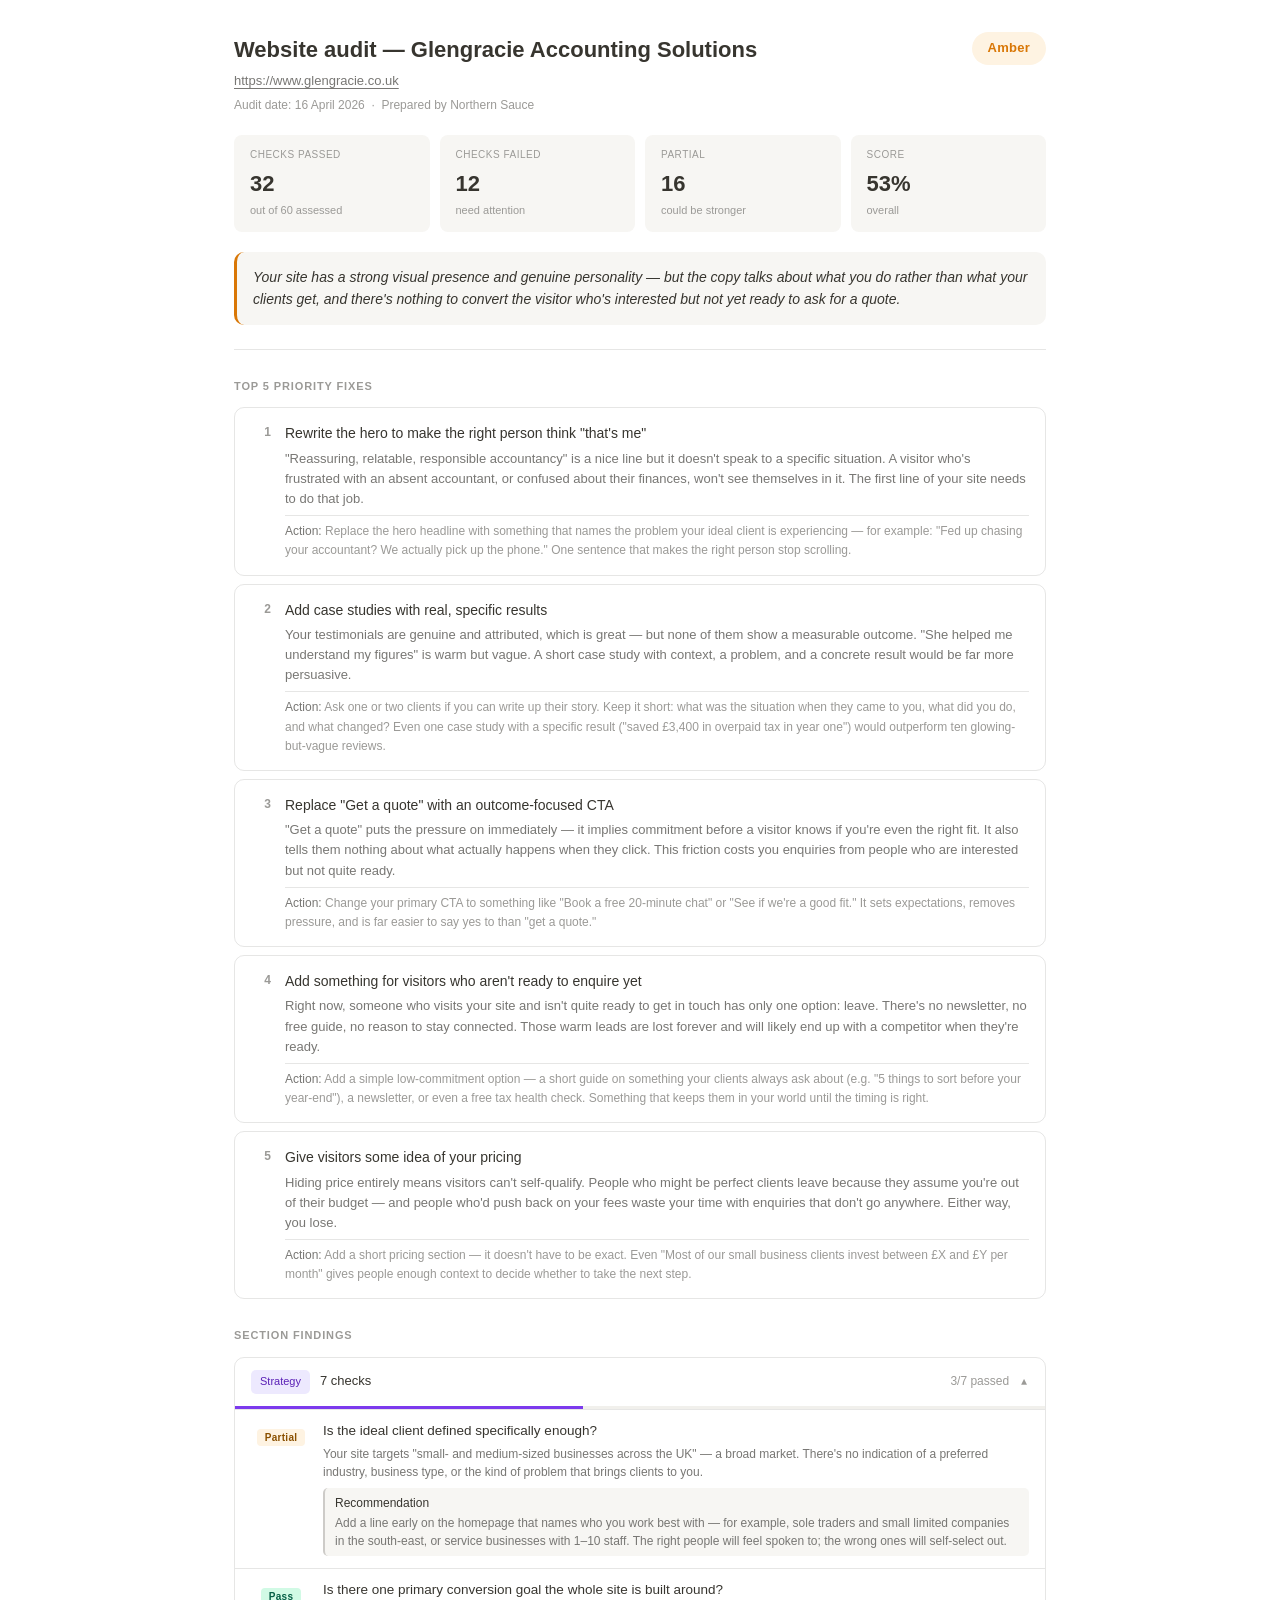
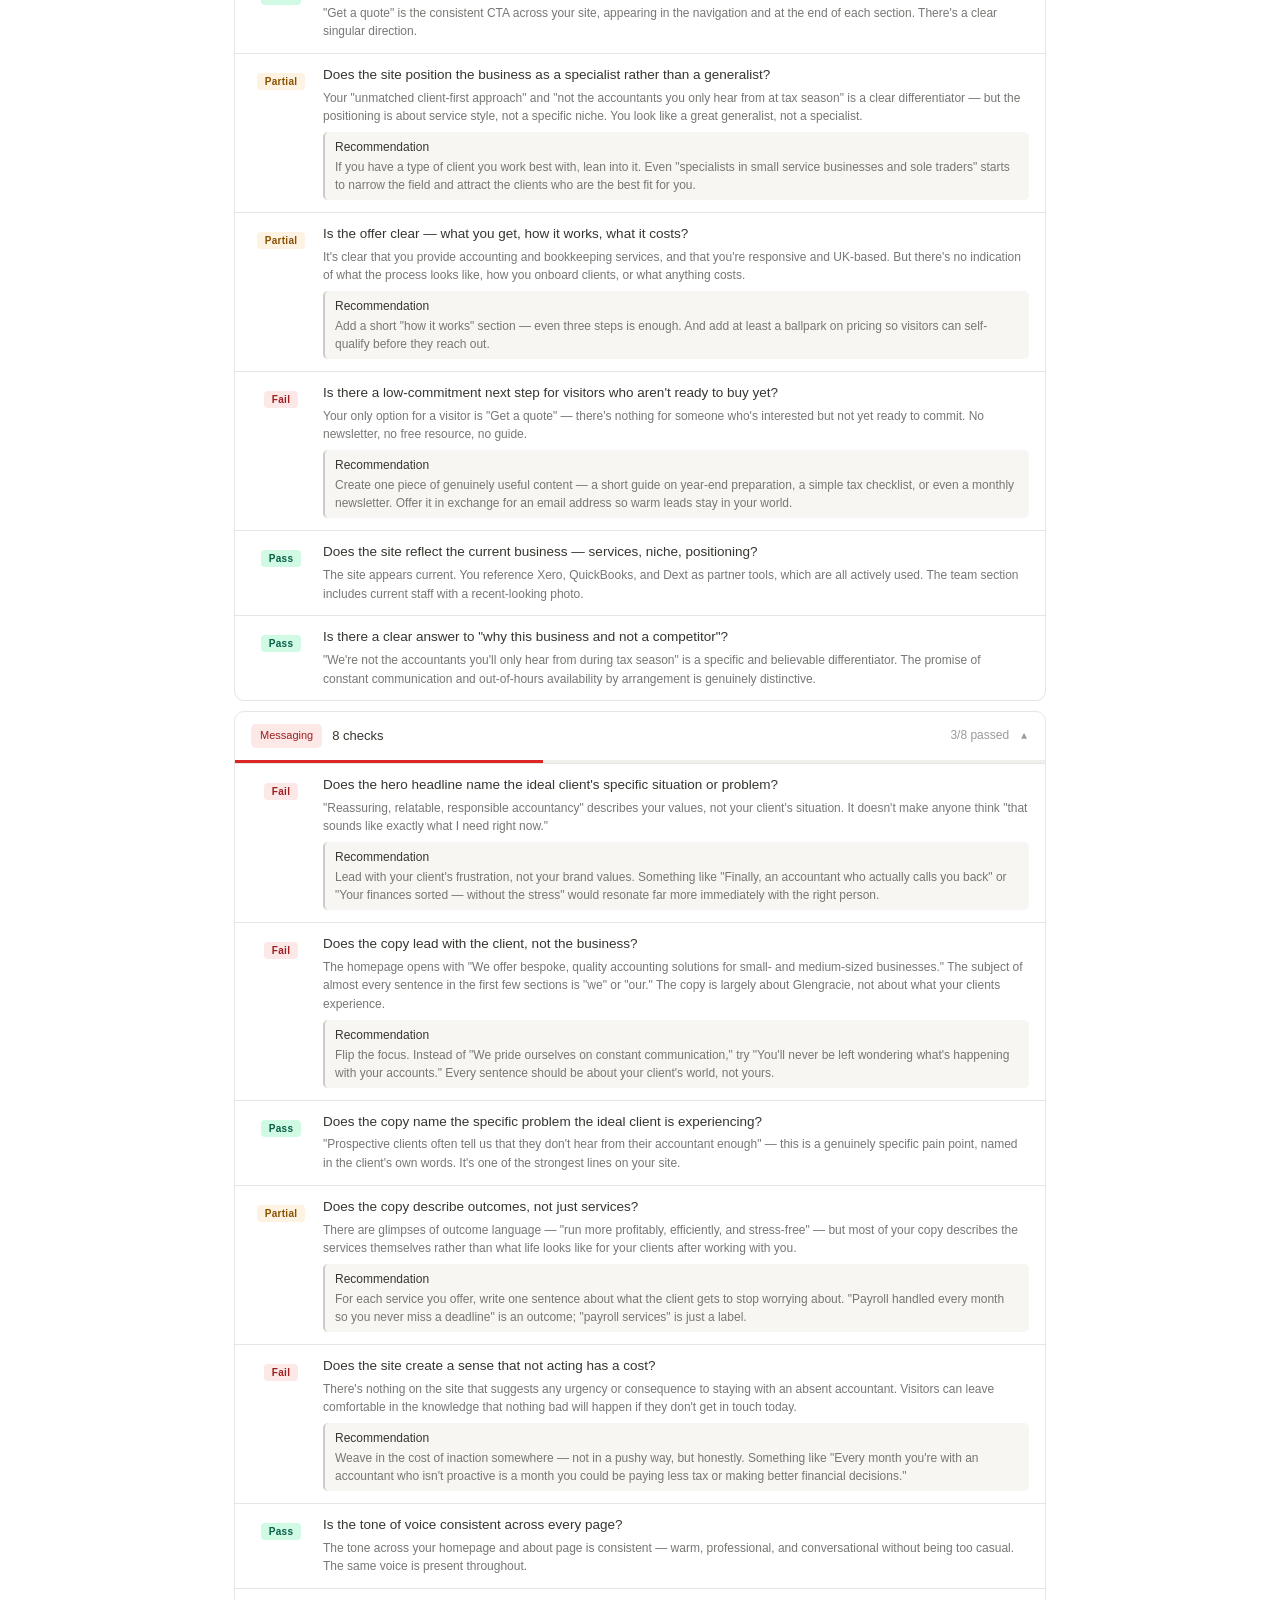
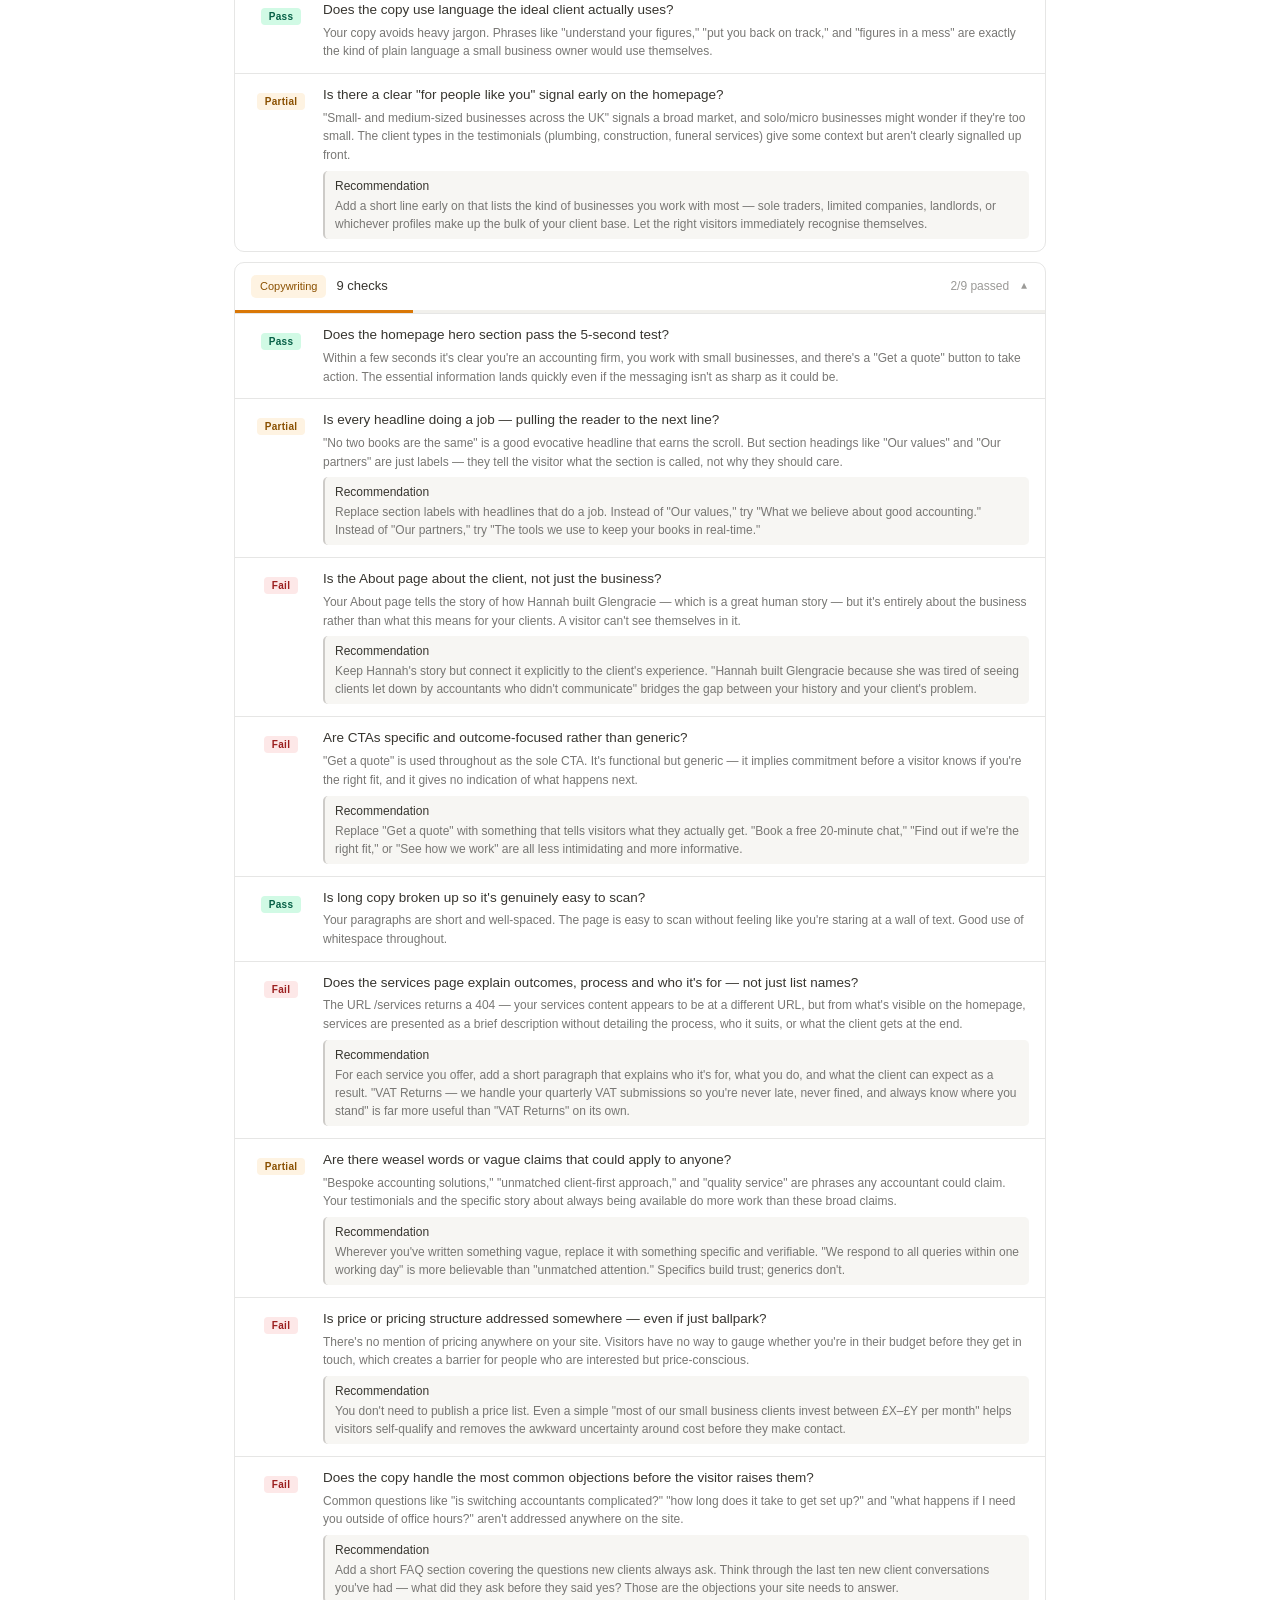
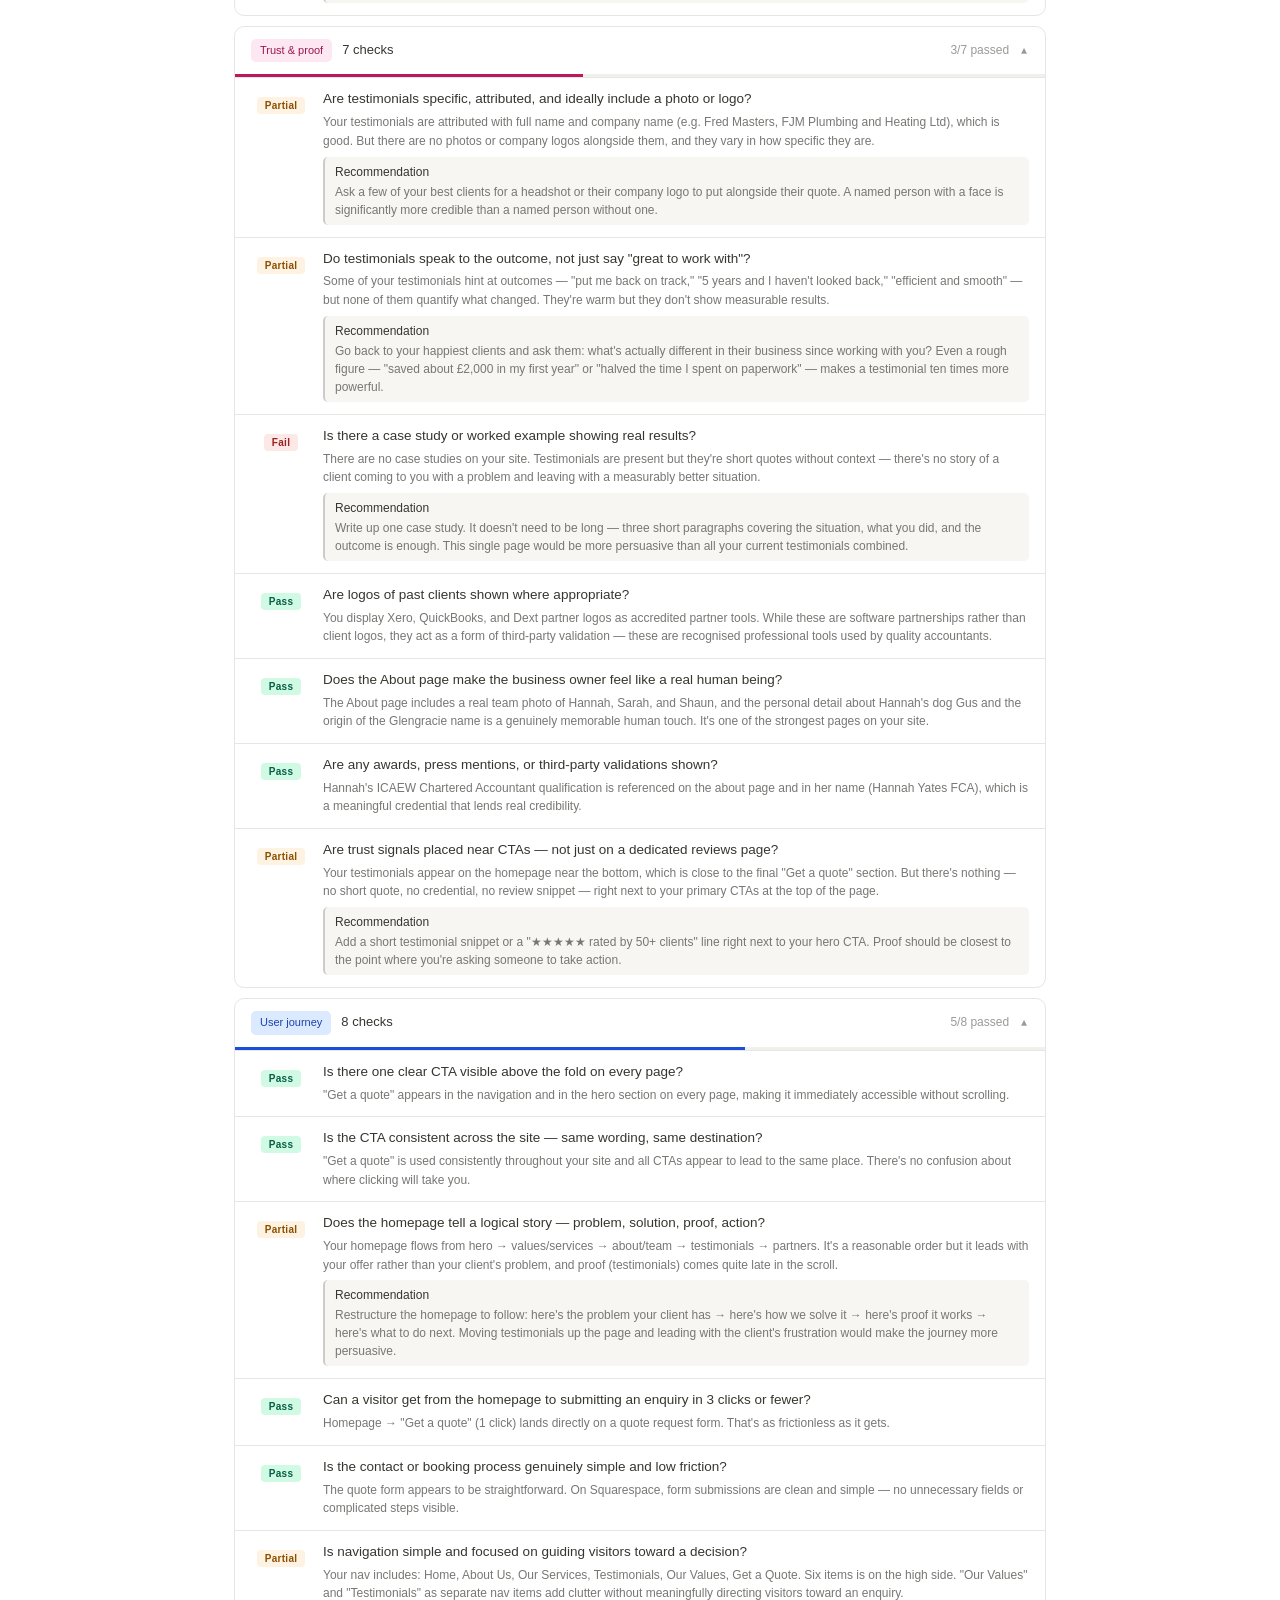
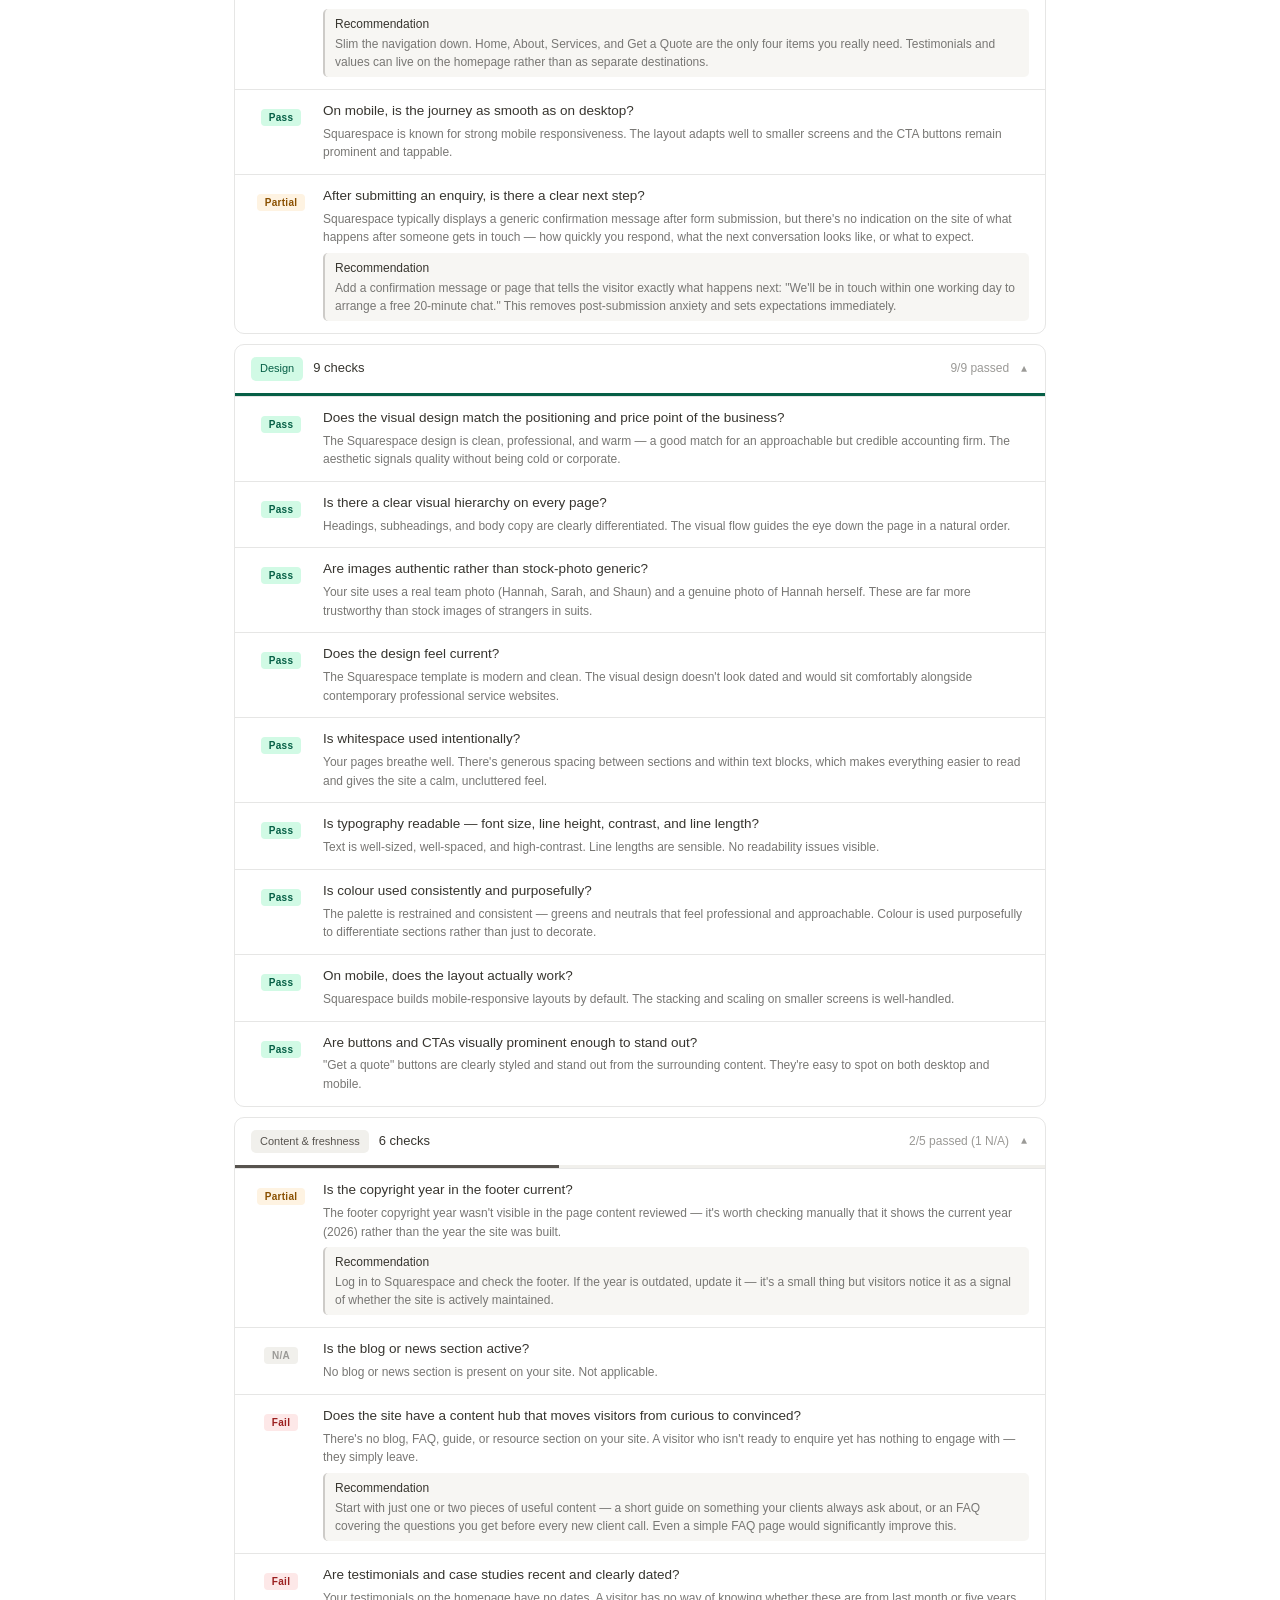
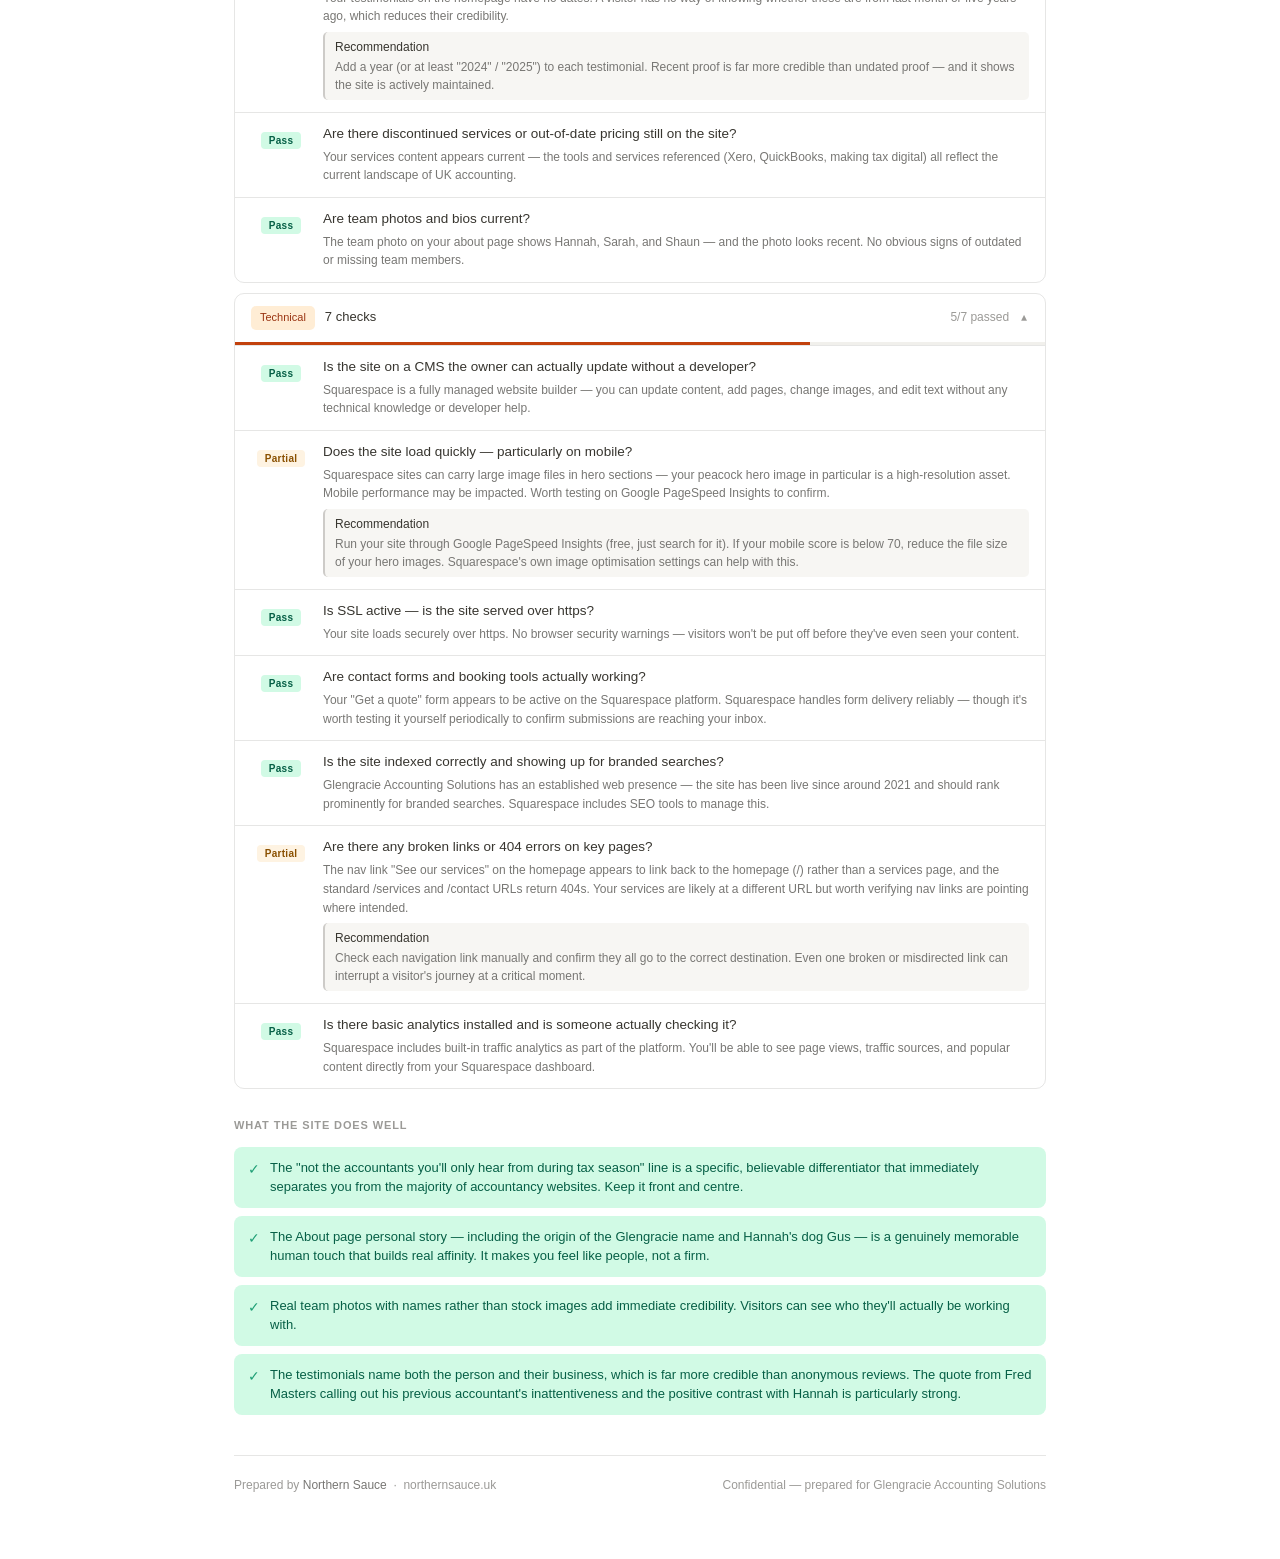
<file: audits/glengracie-accounting-solutions-2026-04-16/report.html>
<!DOCTYPE html>
<html lang="en">
<head>
<meta charset="UTF-8">
<meta name="viewport" content="width=device-width, initial-scale=1.0">
<title>Website audit report</title>
<style>
  *, *::before, *::after { box-sizing: border-box; margin: 0; padding: 0; }

  :root {
    --bg: #ffffff;
    --bg-sec: #f7f6f3;
    --bg-ter: #f1f0ec;
    --border: rgba(55,53,47,0.12);
    --border-med: rgba(55,53,47,0.22);
    --text: #37352f;
    --text-sec: #787774;
    --text-ter: #9b9a97;
    --radius: 8px;
    --radius-lg: 10px;
    --font: 'DM Sans', -apple-system, BlinkMacSystemFont, sans-serif;
    --pass: #1D9E75;
    --pass-bg: #d1fae5;
    --pass-text: #065f46;
    --partial: #d97706;
    --partial-bg: #fef3e2;
    --partial-text: #8a5000;
    --fail: #dc2626;
    --fail-bg: #fde8e8;
    --fail-text: #9b2020;
    --red-rag: #dc2626;
    --red-rag-bg: #fde8e8;
    --amber-rag: #d97706;
    --amber-rag-bg: #fef3e2;
    --green-rag: #1D9E75;
    --green-rag-bg: #d1fae5;
  }

  @import url('https://fonts.googleapis.com/css2?family=DM+Sans:wght@400;500;600&display=swap');

  body {
    font-family: var(--font);
    background: var(--bg);
    color: var(--text);
    font-size: 14px;
    line-height: 1.6;
    padding: 32px 24px 64px;
    max-width: 860px;
    margin: 0 auto;
  }

  .report-header {
    border-bottom: 1px solid var(--border);
    padding-bottom: 24px;
    margin-bottom: 28px;
  }

  .report-meta {
    display: flex;
    align-items: flex-start;
    justify-content: space-between;
    gap: 16px;
    flex-wrap: wrap;
    margin-bottom: 20px;
  }

  .report-title-block h1 {
    font-size: 22px;
    font-weight: 600;
    color: var(--text);
    margin-bottom: 4px;
  }

  .report-url {
    font-size: 13px;
    color: var(--text-sec);
  }

  .report-url a {
    color: var(--text-sec);
    text-decoration: underline;
    text-underline-offset: 3px;
  }

  .report-date {
    font-size: 12px;
    color: var(--text-ter);
    margin-top: 4px;
  }

  .rag-block {
    display: flex;
    align-items: center;
    gap: 10px;
    flex-shrink: 0;
  }

  .rag-pill {
    font-size: 13px;
    font-weight: 600;
    padding: 6px 16px;
    border-radius: 100px;
    letter-spacing: 0.02em;
  }

  .rag-red    { background: var(--red-rag-bg);   color: var(--red-rag);   }
  .rag-amber  { background: var(--amber-rag-bg); color: var(--amber-rag); }
  .rag-green  { background: var(--green-rag-bg); color: var(--green-rag); }

  .score-row {
    display: flex;
    gap: 10px;
    flex-wrap: wrap;
  }

  .score-card {
    background: var(--bg-sec);
    border-radius: var(--radius);
    padding: 12px 16px;
    flex: 1;
    min-width: 100px;
  }

  .score-label {
    font-size: 10px;
    color: var(--text-ter);
    text-transform: uppercase;
    letter-spacing: 0.05em;
    margin-bottom: 3px;
  }

  .score-val {
    font-size: 22px;
    font-weight: 600;
    color: var(--text);
  }

  .score-sub {
    font-size: 11px;
    color: var(--text-ter);
    margin-top: 1px;
  }

  .verdict-block {
    background: var(--bg-sec);
    border-radius: var(--radius-lg);
    border-left: 3px solid var(--border-med);
    padding: 14px 16px;
    margin-top: 20px;
    font-size: 14px;
    color: var(--text);
    font-style: italic;
  }

  .verdict-block.red    { border-left-color: var(--red-rag);   }
  .verdict-block.amber  { border-left-color: var(--amber-rag); }
  .verdict-block.green  { border-left-color: var(--green-rag); }

  .section-heading {
    font-size: 11px;
    font-weight: 600;
    text-transform: uppercase;
    letter-spacing: 0.08em;
    color: var(--text-ter);
    margin: 28px 0 12px;
  }

  .fix-list {
    display: flex;
    flex-direction: column;
    gap: 8px;
    margin-bottom: 28px;
  }

  .fix-item {
    border: 1px solid var(--border);
    border-radius: var(--radius-lg);
    padding: 14px 16px;
    display: flex;
    gap: 14px;
    align-items: flex-start;
  }

  .fix-num {
    font-size: 12px;
    font-weight: 600;
    color: var(--text-ter);
    flex-shrink: 0;
    width: 20px;
    text-align: right;
    padding-top: 1px;
  }

  .fix-body { flex: 1; }

  .fix-title {
    font-size: 14px;
    font-weight: 500;
    color: var(--text);
    margin-bottom: 4px;
  }

  .fix-detail {
    font-size: 13px;
    color: var(--text-sec);
    line-height: 1.55;
  }

  .fix-action {
    font-size: 12px;
    color: var(--text-ter);
    margin-top: 6px;
    padding-top: 6px;
    border-top: 1px solid var(--border);
  }

  .fix-action strong {
    color: var(--text-sec);
    font-weight: 500;
  }

  .audit-section {
    border: 1px solid var(--border);
    border-radius: var(--radius-lg);
    margin-bottom: 10px;
    overflow: hidden;
  }

  .audit-sec-head {
    display: flex;
    align-items: center;
    gap: 10px;
    padding: 12px 16px;
    cursor: pointer;
    user-select: none;
    transition: background 0.1s;
  }

  .audit-sec-head:hover { background: var(--bg-sec); }

  .audit-sec-head h2 {
    font-size: 13px;
    font-weight: 500;
    color: var(--text);
    flex: 1;
  }

  .sec-badge {
    font-size: 11px;
    font-weight: 500;
    padding: 3px 9px;
    border-radius: 5px;
    white-space: nowrap;
  }

  .sec-score {
    font-size: 12px;
    color: var(--text-ter);
    white-space: nowrap;
    margin-left: auto;
  }

  .chev {
    font-size: 10px;
    color: var(--text-ter);
    transition: transform 0.2s;
  }

  .chev.open { transform: rotate(180deg); }

  .sec-prog-wrap { height: 3px; background: var(--bg-ter); }
  .sec-prog-bar  { height: 3px; transition: width 0.3s; }

  .findings-list {
    border-top: 1px solid var(--border);
  }

  .finding {
    display: flex;
    align-items: flex-start;
    gap: 12px;
    padding: 12px 16px;
    border-bottom: 1px solid var(--border);
  }

  .finding:last-child { border-bottom: none; }

  .verdict-dot {
    flex-shrink: 0;
    margin-top: 3px;
    width: 60px;
    text-align: center;
  }

  .verdict-tag {
    font-size: 10px;
    font-weight: 600;
    padding: 3px 8px;
    border-radius: 4px;
    letter-spacing: 0.03em;
  }

  .v-pass    { background: var(--pass-bg);    color: var(--pass-text);    }
  .v-partial { background: var(--partial-bg); color: var(--partial-text); }
  .v-fail    { background: var(--fail-bg);    color: var(--fail-text);    }
  .v-na      { background: var(--bg-ter);     color: var(--text-ter);     }

  .finding-body { flex: 1; }

  .finding-check {
    font-size: 13.5px;
    font-weight: 500;
    color: var(--text);
    margin-bottom: 4px;
    line-height: 1.4;
  }

  .finding-note {
    font-size: 12px;
    color: var(--text-sec);
    line-height: 1.55;
  }

  .finding-rec {
    font-size: 12px;
    color: var(--text-sec);
    margin-top: 6px;
    padding: 6px 10px;
    background: var(--bg-sec);
    border-radius: 5px;
    border-left: 2px solid var(--border-med);
    line-height: 1.5;
  }

  .finding-rec strong {
    color: var(--text);
    font-weight: 500;
    display: block;
    margin-bottom: 2px;
  }

  .positives-list {
    display: flex;
    flex-direction: column;
    gap: 8px;
    margin-bottom: 28px;
  }

  .positive-item {
    display: flex;
    gap: 10px;
    align-items: flex-start;
    padding: 11px 14px;
    background: var(--pass-bg);
    border-radius: var(--radius);
    font-size: 13px;
    color: var(--pass-text);
    line-height: 1.5;
  }

  .positive-dot {
    font-size: 14px;
    flex-shrink: 0;
    margin-top: 1px;
    color: var(--pass);
  }

  .b-strategy  { background: #ede9fe; color: #5b21b6; }
  .b-messaging { background: #fde8e8; color: #9b2020; }
  .b-copy      { background: #fef3e2; color: #8a5000; }
  .b-trust     { background: #fce7f3; color: #9d174d; }
  .b-journey   { background: #dbeafe; color: #1e40af; }
  .b-design    { background: #d1fae5; color: #065f46; }
  .b-content   { background: #f1f0ec; color: #57534e; }
  .b-tech      { background: #ffedd5; color: #9a3412; }

  .report-footer {
    margin-top: 40px;
    padding-top: 20px;
    border-top: 1px solid var(--border);
    display: flex;
    justify-content: space-between;
    align-items: center;
    flex-wrap: wrap;
    gap: 8px;
  }

  .footer-brand {
    font-size: 12px;
    color: var(--text-ter);
  }

  .footer-brand strong {
    color: var(--text-sec);
    font-weight: 500;
  }

  @media (max-width: 560px) {
    body { padding: 20px 14px 48px; }
    .report-meta { flex-direction: column; }
    .score-card { min-width: 80px; }
  }
</style>
</head>
<body>

<div class="report-header">
  <div class="report-meta">
    <div class="report-title-block">
      <h1>Website audit — Glengracie Accounting Solutions</h1>
      <div class="report-url"><a href="https://www.glengracie.co.uk" target="_blank">https://www.glengracie.co.uk</a></div>
      <div class="report-date">Audit date: 16 April 2026 &nbsp;·&nbsp; Prepared by Northern Sauce</div>
    </div>
    <div class="rag-block">
      <span class="rag-pill rag-amber">Amber</span>
    </div>
  </div>

  <div class="score-row">
    <div class="score-card">
      <div class="score-label">Checks passed</div>
      <div class="score-val">32</div>
      <div class="score-sub">out of 60 assessed</div>
    </div>
    <div class="score-card">
      <div class="score-label">Checks failed</div>
      <div class="score-val">12</div>
      <div class="score-sub">need attention</div>
    </div>
    <div class="score-card">
      <div class="score-label">Partial</div>
      <div class="score-val">16</div>
      <div class="score-sub">could be stronger</div>
    </div>
    <div class="score-card">
      <div class="score-label">Score</div>
      <div class="score-val">53%</div>
      <div class="score-sub">overall</div>
    </div>
  </div>

  <div class="verdict-block amber">
    Your site has a strong visual presence and genuine personality — but the copy talks about what you do rather than what your clients get, and there's nothing to convert the visitor who's interested but not yet ready to ask for a quote.
  </div>
</div>


<div class="section-heading">Top 5 priority fixes</div>

<div class="fix-list">

  <div class="fix-item">
    <div class="fix-num">1</div>
    <div class="fix-body">
      <div class="fix-title">Rewrite the hero to make the right person think "that's me"</div>
      <div class="fix-detail">"Reassuring, relatable, responsible accountancy" is a nice line but it doesn't speak to a specific situation. A visitor who's frustrated with an absent accountant, or confused about their finances, won't see themselves in it. The first line of your site needs to do that job.</div>
      <div class="fix-action"><strong>Action:</strong> Replace the hero headline with something that names the problem your ideal client is experiencing — for example: "Fed up chasing your accountant? We actually pick up the phone." One sentence that makes the right person stop scrolling.</div>
    </div>
  </div>

  <div class="fix-item">
    <div class="fix-num">2</div>
    <div class="fix-body">
      <div class="fix-title">Add case studies with real, specific results</div>
      <div class="fix-detail">Your testimonials are genuine and attributed, which is great — but none of them show a measurable outcome. "She helped me understand my figures" is warm but vague. A short case study with context, a problem, and a concrete result would be far more persuasive.</div>
      <div class="fix-action"><strong>Action:</strong> Ask one or two clients if you can write up their story. Keep it short: what was the situation when they came to you, what did you do, and what changed? Even one case study with a specific result ("saved £3,400 in overpaid tax in year one") would outperform ten glowing-but-vague reviews.</div>
    </div>
  </div>

  <div class="fix-item">
    <div class="fix-num">3</div>
    <div class="fix-body">
      <div class="fix-title">Replace "Get a quote" with an outcome-focused CTA</div>
      <div class="fix-detail">"Get a quote" puts the pressure on immediately — it implies commitment before a visitor knows if you're even the right fit. It also tells them nothing about what actually happens when they click. This friction costs you enquiries from people who are interested but not quite ready.</div>
      <div class="fix-action"><strong>Action:</strong> Change your primary CTA to something like "Book a free 20-minute chat" or "See if we're a good fit." It sets expectations, removes pressure, and is far easier to say yes to than "get a quote."</div>
    </div>
  </div>

  <div class="fix-item">
    <div class="fix-num">4</div>
    <div class="fix-body">
      <div class="fix-title">Add something for visitors who aren't ready to enquire yet</div>
      <div class="fix-detail">Right now, someone who visits your site and isn't quite ready to get in touch has only one option: leave. There's no newsletter, no free guide, no reason to stay connected. Those warm leads are lost forever and will likely end up with a competitor when they're ready.</div>
      <div class="fix-action"><strong>Action:</strong> Add a simple low-commitment option — a short guide on something your clients always ask about (e.g. "5 things to sort before your year-end"), a newsletter, or even a free tax health check. Something that keeps them in your world until the timing is right.</div>
    </div>
  </div>

  <div class="fix-item">
    <div class="fix-num">5</div>
    <div class="fix-body">
      <div class="fix-title">Give visitors some idea of your pricing</div>
      <div class="fix-detail">Hiding price entirely means visitors can't self-qualify. People who might be perfect clients leave because they assume you're out of their budget — and people who'd push back on your fees waste your time with enquiries that don't go anywhere. Either way, you lose.</div>
      <div class="fix-action"><strong>Action:</strong> Add a short pricing section — it doesn't have to be exact. Even "Most of our small business clients invest between £X and £Y per month" gives people enough context to decide whether to take the next step.</div>
    </div>
  </div>

</div>


<div class="section-heading">Section findings</div>


<!-- 1. Strategy -->
<div class="audit-section">
  <div class="audit-sec-head" onclick="toggleSec('strategy')">
    <span class="sec-badge b-strategy">Strategy</span>
    <h2>7 checks</h2>
    <span class="sec-score" id="score-strategy">3/7 passed</span>
    <span class="chev open" id="chev-strategy">&#9660;</span>
  </div>
  <div class="sec-prog-wrap">
    <div class="sec-prog-bar" style="width:43%;background:#7c3aed"></div>
  </div>
  <div class="findings-list" id="body-strategy">

    <div class="finding">
      <div class="verdict-dot"><span class="verdict-tag v-partial">Partial</span></div>
      <div class="finding-body">
        <div class="finding-check">Is the ideal client defined specifically enough?</div>
        <div class="finding-note">Your site targets "small- and medium-sized businesses across the UK" — a broad market. There's no indication of a preferred industry, business type, or the kind of problem that brings clients to you.</div>
        <div class="finding-rec"><strong>Recommendation</strong> Add a line early on the homepage that names who you work best with — for example, sole traders and small limited companies in the south-east, or service businesses with 1–10 staff. The right people will feel spoken to; the wrong ones will self-select out.</div>
      </div>
    </div>

    <div class="finding">
      <div class="verdict-dot"><span class="verdict-tag v-pass">Pass</span></div>
      <div class="finding-body">
        <div class="finding-check">Is there one primary conversion goal the whole site is built around?</div>
        <div class="finding-note">"Get a quote" is the consistent CTA across your site, appearing in the navigation and at the end of each section. There's a clear singular direction.</div>
      </div>
    </div>

    <div class="finding">
      <div class="verdict-dot"><span class="verdict-tag v-partial">Partial</span></div>
      <div class="finding-body">
        <div class="finding-check">Does the site position the business as a specialist rather than a generalist?</div>
        <div class="finding-note">Your "unmatched client-first approach" and "not the accountants you only hear from at tax season" is a clear differentiator — but the positioning is about service style, not a specific niche. You look like a great generalist, not a specialist.</div>
        <div class="finding-rec"><strong>Recommendation</strong> If you have a type of client you work best with, lean into it. Even "specialists in small service businesses and sole traders" starts to narrow the field and attract the clients who are the best fit for you.</div>
      </div>
    </div>

    <div class="finding">
      <div class="verdict-dot"><span class="verdict-tag v-partial">Partial</span></div>
      <div class="finding-body">
        <div class="finding-check">Is the offer clear — what you get, how it works, what it costs?</div>
        <div class="finding-note">It's clear that you provide accounting and bookkeeping services, and that you're responsive and UK-based. But there's no indication of what the process looks like, how you onboard clients, or what anything costs.</div>
        <div class="finding-rec"><strong>Recommendation</strong> Add a short "how it works" section — even three steps is enough. And add at least a ballpark on pricing so visitors can self-qualify before they reach out.</div>
      </div>
    </div>

    <div class="finding">
      <div class="verdict-dot"><span class="verdict-tag v-fail">Fail</span></div>
      <div class="finding-body">
        <div class="finding-check">Is there a low-commitment next step for visitors who aren't ready to buy yet?</div>
        <div class="finding-note">Your only option for a visitor is "Get a quote" — there's nothing for someone who's interested but not yet ready to commit. No newsletter, no free resource, no guide.</div>
        <div class="finding-rec"><strong>Recommendation</strong> Create one piece of genuinely useful content — a short guide on year-end preparation, a simple tax checklist, or even a monthly newsletter. Offer it in exchange for an email address so warm leads stay in your world.</div>
      </div>
    </div>

    <div class="finding">
      <div class="verdict-dot"><span class="verdict-tag v-pass">Pass</span></div>
      <div class="finding-body">
        <div class="finding-check">Does the site reflect the current business — services, niche, positioning?</div>
        <div class="finding-note">The site appears current. You reference Xero, QuickBooks, and Dext as partner tools, which are all actively used. The team section includes current staff with a recent-looking photo.</div>
      </div>
    </div>

    <div class="finding">
      <div class="verdict-dot"><span class="verdict-tag v-pass">Pass</span></div>
      <div class="finding-body">
        <div class="finding-check">Is there a clear answer to "why this business and not a competitor"?</div>
        <div class="finding-note">"We're not the accountants you'll only hear from during tax season" is a specific and believable differentiator. The promise of constant communication and out-of-hours availability by arrangement is genuinely distinctive.</div>
      </div>
    </div>

  </div>
</div>


<!-- 2. Messaging -->
<div class="audit-section">
  <div class="audit-sec-head" onclick="toggleSec('messaging')">
    <span class="sec-badge b-messaging">Messaging</span>
    <h2>8 checks</h2>
    <span class="sec-score" id="score-messaging">3/8 passed</span>
    <span class="chev open" id="chev-messaging">&#9660;</span>
  </div>
  <div class="sec-prog-wrap">
    <div class="sec-prog-bar" style="width:38%;background:#dc2626"></div>
  </div>
  <div class="findings-list" id="body-messaging">

    <div class="finding">
      <div class="verdict-dot"><span class="verdict-tag v-fail">Fail</span></div>
      <div class="finding-body">
        <div class="finding-check">Does the hero headline name the ideal client's specific situation or problem?</div>
        <div class="finding-note">"Reassuring, relatable, responsible accountancy" describes your values, not your client's situation. It doesn't make anyone think "that sounds like exactly what I need right now."</div>
        <div class="finding-rec"><strong>Recommendation</strong> Lead with your client's frustration, not your brand values. Something like "Finally, an accountant who actually calls you back" or "Your finances sorted — without the stress" would resonate far more immediately with the right person.</div>
      </div>
    </div>

    <div class="finding">
      <div class="verdict-dot"><span class="verdict-tag v-fail">Fail</span></div>
      <div class="finding-body">
        <div class="finding-check">Does the copy lead with the client, not the business?</div>
        <div class="finding-note">The homepage opens with "We offer bespoke, quality accounting solutions for small- and medium-sized businesses." The subject of almost every sentence in the first few sections is "we" or "our." The copy is largely about Glengracie, not about what your clients experience.</div>
        <div class="finding-rec"><strong>Recommendation</strong> Flip the focus. Instead of "We pride ourselves on constant communication," try "You'll never be left wondering what's happening with your accounts." Every sentence should be about your client's world, not yours.</div>
      </div>
    </div>

    <div class="finding">
      <div class="verdict-dot"><span class="verdict-tag v-pass">Pass</span></div>
      <div class="finding-body">
        <div class="finding-check">Does the copy name the specific problem the ideal client is experiencing?</div>
        <div class="finding-note">"Prospective clients often tell us that they don't hear from their accountant enough" — this is a genuinely specific pain point, named in the client's own words. It's one of the strongest lines on your site.</div>
      </div>
    </div>

    <div class="finding">
      <div class="verdict-dot"><span class="verdict-tag v-partial">Partial</span></div>
      <div class="finding-body">
        <div class="finding-check">Does the copy describe outcomes, not just services?</div>
        <div class="finding-note">There are glimpses of outcome language — "run more profitably, efficiently, and stress-free" — but most of your copy describes the services themselves rather than what life looks like for your clients after working with you.</div>
        <div class="finding-rec"><strong>Recommendation</strong> For each service you offer, write one sentence about what the client gets to stop worrying about. "Payroll handled every month so you never miss a deadline" is an outcome; "payroll services" is just a label.</div>
      </div>
    </div>

    <div class="finding">
      <div class="verdict-dot"><span class="verdict-tag v-fail">Fail</span></div>
      <div class="finding-body">
        <div class="finding-check">Does the site create a sense that not acting has a cost?</div>
        <div class="finding-note">There's nothing on the site that suggests any urgency or consequence to staying with an absent accountant. Visitors can leave comfortable in the knowledge that nothing bad will happen if they don't get in touch today.</div>
        <div class="finding-rec"><strong>Recommendation</strong> Weave in the cost of inaction somewhere — not in a pushy way, but honestly. Something like "Every month you're with an accountant who isn't proactive is a month you could be paying less tax or making better financial decisions."</div>
      </div>
    </div>

    <div class="finding">
      <div class="verdict-dot"><span class="verdict-tag v-pass">Pass</span></div>
      <div class="finding-body">
        <div class="finding-check">Is the tone of voice consistent across every page?</div>
        <div class="finding-note">The tone across your homepage and about page is consistent — warm, professional, and conversational without being too casual. The same voice is present throughout.</div>
      </div>
    </div>

    <div class="finding">
      <div class="verdict-dot"><span class="verdict-tag v-pass">Pass</span></div>
      <div class="finding-body">
        <div class="finding-check">Does the copy use language the ideal client actually uses?</div>
        <div class="finding-note">Your copy avoids heavy jargon. Phrases like "understand your figures," "put you back on track," and "figures in a mess" are exactly the kind of plain language a small business owner would use themselves.</div>
      </div>
    </div>

    <div class="finding">
      <div class="verdict-dot"><span class="verdict-tag v-partial">Partial</span></div>
      <div class="finding-body">
        <div class="finding-check">Is there a clear "for people like you" signal early on the homepage?</div>
        <div class="finding-note">"Small- and medium-sized businesses across the UK" signals a broad market, and solo/micro businesses might wonder if they're too small. The client types in the testimonials (plumbing, construction, funeral services) give some context but aren't clearly signalled up front.</div>
        <div class="finding-rec"><strong>Recommendation</strong> Add a short line early on that lists the kind of businesses you work with most — sole traders, limited companies, landlords, or whichever profiles make up the bulk of your client base. Let the right visitors immediately recognise themselves.</div>
      </div>
    </div>

  </div>
</div>


<!-- 3. Copywriting -->
<div class="audit-section">
  <div class="audit-sec-head" onclick="toggleSec('copy')">
    <span class="sec-badge b-copy">Copywriting</span>
    <h2>9 checks</h2>
    <span class="sec-score" id="score-copy">2/9 passed</span>
    <span class="chev open" id="chev-copy">&#9660;</span>
  </div>
  <div class="sec-prog-wrap">
    <div class="sec-prog-bar" style="width:22%;background:#d97706"></div>
  </div>
  <div class="findings-list" id="body-copy">

    <div class="finding">
      <div class="verdict-dot"><span class="verdict-tag v-pass">Pass</span></div>
      <div class="finding-body">
        <div class="finding-check">Does the homepage hero section pass the 5-second test?</div>
        <div class="finding-note">Within a few seconds it's clear you're an accounting firm, you work with small businesses, and there's a "Get a quote" button to take action. The essential information lands quickly even if the messaging isn't as sharp as it could be.</div>
      </div>
    </div>

    <div class="finding">
      <div class="verdict-dot"><span class="verdict-tag v-partial">Partial</span></div>
      <div class="finding-body">
        <div class="finding-check">Is every headline doing a job — pulling the reader to the next line?</div>
        <div class="finding-note">"No two books are the same" is a good evocative headline that earns the scroll. But section headings like "Our values" and "Our partners" are just labels — they tell the visitor what the section is called, not why they should care.</div>
        <div class="finding-rec"><strong>Recommendation</strong> Replace section labels with headlines that do a job. Instead of "Our values," try "What we believe about good accounting." Instead of "Our partners," try "The tools we use to keep your books in real-time."</div>
      </div>
    </div>

    <div class="finding">
      <div class="verdict-dot"><span class="verdict-tag v-fail">Fail</span></div>
      <div class="finding-body">
        <div class="finding-check">Is the About page about the client, not just the business?</div>
        <div class="finding-note">Your About page tells the story of how Hannah built Glengracie — which is a great human story — but it's entirely about the business rather than what this means for your clients. A visitor can't see themselves in it.</div>
        <div class="finding-rec"><strong>Recommendation</strong> Keep Hannah's story but connect it explicitly to the client's experience. "Hannah built Glengracie because she was tired of seeing clients let down by accountants who didn't communicate" bridges the gap between your history and your client's problem.</div>
      </div>
    </div>

    <div class="finding">
      <div class="verdict-dot"><span class="verdict-tag v-fail">Fail</span></div>
      <div class="finding-body">
        <div class="finding-check">Are CTAs specific and outcome-focused rather than generic?</div>
        <div class="finding-note">"Get a quote" is used throughout as the sole CTA. It's functional but generic — it implies commitment before a visitor knows if you're the right fit, and it gives no indication of what happens next.</div>
        <div class="finding-rec"><strong>Recommendation</strong> Replace "Get a quote" with something that tells visitors what they actually get. "Book a free 20-minute chat," "Find out if we're the right fit," or "See how we work" are all less intimidating and more informative.</div>
      </div>
    </div>

    <div class="finding">
      <div class="verdict-dot"><span class="verdict-tag v-pass">Pass</span></div>
      <div class="finding-body">
        <div class="finding-check">Is long copy broken up so it's genuinely easy to scan?</div>
        <div class="finding-note">Your paragraphs are short and well-spaced. The page is easy to scan without feeling like you're staring at a wall of text. Good use of whitespace throughout.</div>
      </div>
    </div>

    <div class="finding">
      <div class="verdict-dot"><span class="verdict-tag v-fail">Fail</span></div>
      <div class="finding-body">
        <div class="finding-check">Does the services page explain outcomes, process and who it's for — not just list names?</div>
        <div class="finding-note">The URL /services returns a 404 — your services content appears to be at a different URL, but from what's visible on the homepage, services are presented as a brief description without detailing the process, who it suits, or what the client gets at the end.</div>
        <div class="finding-rec"><strong>Recommendation</strong> For each service you offer, add a short paragraph that explains who it's for, what you do, and what the client can expect as a result. "VAT Returns — we handle your quarterly VAT submissions so you're never late, never fined, and always know where you stand" is far more useful than "VAT Returns" on its own.</div>
      </div>
    </div>

    <div class="finding">
      <div class="verdict-dot"><span class="verdict-tag v-partial">Partial</span></div>
      <div class="finding-body">
        <div class="finding-check">Are there weasel words or vague claims that could apply to anyone?</div>
        <div class="finding-note">"Bespoke accounting solutions," "unmatched client-first approach," and "quality service" are phrases any accountant could claim. Your testimonials and the specific story about always being available do more work than these broad claims.</div>
        <div class="finding-rec"><strong>Recommendation</strong> Wherever you've written something vague, replace it with something specific and verifiable. "We respond to all queries within one working day" is more believable than "unmatched attention." Specifics build trust; generics don't.</div>
      </div>
    </div>

    <div class="finding">
      <div class="verdict-dot"><span class="verdict-tag v-fail">Fail</span></div>
      <div class="finding-body">
        <div class="finding-check">Is price or pricing structure addressed somewhere — even if just ballpark?</div>
        <div class="finding-note">There's no mention of pricing anywhere on your site. Visitors have no way to gauge whether you're in their budget before they get in touch, which creates a barrier for people who are interested but price-conscious.</div>
        <div class="finding-rec"><strong>Recommendation</strong> You don't need to publish a price list. Even a simple "most of our small business clients invest between £X–£Y per month" helps visitors self-qualify and removes the awkward uncertainty around cost before they make contact.</div>
      </div>
    </div>

    <div class="finding">
      <div class="verdict-dot"><span class="verdict-tag v-fail">Fail</span></div>
      <div class="finding-body">
        <div class="finding-check">Does the copy handle the most common objections before the visitor raises them?</div>
        <div class="finding-note">Common questions like "is switching accountants complicated?" "how long does it take to get set up?" and "what happens if I need you outside of office hours?" aren't addressed anywhere on the site.</div>
        <div class="finding-rec"><strong>Recommendation</strong> Add a short FAQ section covering the questions new clients always ask. Think through the last ten new client conversations you've had — what did they ask before they said yes? Those are the objections your site needs to answer.</div>
      </div>
    </div>

  </div>
</div>


<!-- 4. Trust & Proof -->
<div class="audit-section">
  <div class="audit-sec-head" onclick="toggleSec('trust')">
    <span class="sec-badge b-trust">Trust &amp; proof</span>
    <h2>7 checks</h2>
    <span class="sec-score" id="score-trust">3/7 passed</span>
    <span class="chev open" id="chev-trust">&#9660;</span>
  </div>
  <div class="sec-prog-wrap">
    <div class="sec-prog-bar" style="width:43%;background:#be185d"></div>
  </div>
  <div class="findings-list" id="body-trust">

    <div class="finding">
      <div class="verdict-dot"><span class="verdict-tag v-partial">Partial</span></div>
      <div class="finding-body">
        <div class="finding-check">Are testimonials specific, attributed, and ideally include a photo or logo?</div>
        <div class="finding-note">Your testimonials are attributed with full name and company name (e.g. Fred Masters, FJM Plumbing and Heating Ltd), which is good. But there are no photos or company logos alongside them, and they vary in how specific they are.</div>
        <div class="finding-rec"><strong>Recommendation</strong> Ask a few of your best clients for a headshot or their company logo to put alongside their quote. A named person with a face is significantly more credible than a named person without one.</div>
      </div>
    </div>

    <div class="finding">
      <div class="verdict-dot"><span class="verdict-tag v-partial">Partial</span></div>
      <div class="finding-body">
        <div class="finding-check">Do testimonials speak to the outcome, not just say "great to work with"?</div>
        <div class="finding-note">Some of your testimonials hint at outcomes — "put me back on track," "5 years and I haven't looked back," "efficient and smooth" — but none of them quantify what changed. They're warm but they don't show measurable results.</div>
        <div class="finding-rec"><strong>Recommendation</strong> Go back to your happiest clients and ask them: what's actually different in their business since working with you? Even a rough figure — "saved about £2,000 in my first year" or "halved the time I spent on paperwork" — makes a testimonial ten times more powerful.</div>
      </div>
    </div>

    <div class="finding">
      <div class="verdict-dot"><span class="verdict-tag v-fail">Fail</span></div>
      <div class="finding-body">
        <div class="finding-check">Is there a case study or worked example showing real results?</div>
        <div class="finding-note">There are no case studies on your site. Testimonials are present but they're short quotes without context — there's no story of a client coming to you with a problem and leaving with a measurably better situation.</div>
        <div class="finding-rec"><strong>Recommendation</strong> Write up one case study. It doesn't need to be long — three short paragraphs covering the situation, what you did, and the outcome is enough. This single page would be more persuasive than all your current testimonials combined.</div>
      </div>
    </div>

    <div class="finding">
      <div class="verdict-dot"><span class="verdict-tag v-pass">Pass</span></div>
      <div class="finding-body">
        <div class="finding-check">Are logos of past clients shown where appropriate?</div>
        <div class="finding-note">You display Xero, QuickBooks, and Dext partner logos as accredited partner tools. While these are software partnerships rather than client logos, they act as a form of third-party validation — these are recognised professional tools used by quality accountants.</div>
      </div>
    </div>

    <div class="finding">
      <div class="verdict-dot"><span class="verdict-tag v-pass">Pass</span></div>
      <div class="finding-body">
        <div class="finding-check">Does the About page make the business owner feel like a real human being?</div>
        <div class="finding-note">The About page includes a real team photo of Hannah, Sarah, and Shaun, and the personal detail about Hannah's dog Gus and the origin of the Glengracie name is a genuinely memorable human touch. It's one of the strongest pages on your site.</div>
      </div>
    </div>

    <div class="finding">
      <div class="verdict-dot"><span class="verdict-tag v-pass">Pass</span></div>
      <div class="finding-body">
        <div class="finding-check">Are any awards, press mentions, or third-party validations shown?</div>
        <div class="finding-note">Hannah's ICAEW Chartered Accountant qualification is referenced on the about page and in her name (Hannah Yates FCA), which is a meaningful credential that lends real credibility.</div>
      </div>
    </div>

    <div class="finding">
      <div class="verdict-dot"><span class="verdict-tag v-partial">Partial</span></div>
      <div class="finding-body">
        <div class="finding-check">Are trust signals placed near CTAs — not just on a dedicated reviews page?</div>
        <div class="finding-note">Your testimonials appear on the homepage near the bottom, which is close to the final "Get a quote" section. But there's nothing — no short quote, no credential, no review snippet — right next to your primary CTAs at the top of the page.</div>
        <div class="finding-rec"><strong>Recommendation</strong> Add a short testimonial snippet or a "★★★★★ rated by 50+ clients" line right next to your hero CTA. Proof should be closest to the point where you're asking someone to take action.</div>
      </div>
    </div>

  </div>
</div>


<!-- 5. User Journey -->
<div class="audit-section">
  <div class="audit-sec-head" onclick="toggleSec('journey')">
    <span class="sec-badge b-journey">User journey</span>
    <h2>8 checks</h2>
    <span class="sec-score" id="score-journey">5/8 passed</span>
    <span class="chev open" id="chev-journey">&#9660;</span>
  </div>
  <div class="sec-prog-wrap">
    <div class="sec-prog-bar" style="width:63%;background:#1d4ed8"></div>
  </div>
  <div class="findings-list" id="body-journey">

    <div class="finding">
      <div class="verdict-dot"><span class="verdict-tag v-pass">Pass</span></div>
      <div class="finding-body">
        <div class="finding-check">Is there one clear CTA visible above the fold on every page?</div>
        <div class="finding-note">"Get a quote" appears in the navigation and in the hero section on every page, making it immediately accessible without scrolling.</div>
      </div>
    </div>

    <div class="finding">
      <div class="verdict-dot"><span class="verdict-tag v-pass">Pass</span></div>
      <div class="finding-body">
        <div class="finding-check">Is the CTA consistent across the site — same wording, same destination?</div>
        <div class="finding-note">"Get a quote" is used consistently throughout your site and all CTAs appear to lead to the same place. There's no confusion about where clicking will take you.</div>
      </div>
    </div>

    <div class="finding">
      <div class="verdict-dot"><span class="verdict-tag v-partial">Partial</span></div>
      <div class="finding-body">
        <div class="finding-check">Does the homepage tell a logical story — problem, solution, proof, action?</div>
        <div class="finding-note">Your homepage flows from hero → values/services → about/team → testimonials → partners. It's a reasonable order but it leads with your offer rather than your client's problem, and proof (testimonials) comes quite late in the scroll.</div>
        <div class="finding-rec"><strong>Recommendation</strong> Restructure the homepage to follow: here's the problem your client has → here's how we solve it → here's proof it works → here's what to do next. Moving testimonials up the page and leading with the client's frustration would make the journey more persuasive.</div>
      </div>
    </div>

    <div class="finding">
      <div class="verdict-dot"><span class="verdict-tag v-pass">Pass</span></div>
      <div class="finding-body">
        <div class="finding-check">Can a visitor get from the homepage to submitting an enquiry in 3 clicks or fewer?</div>
        <div class="finding-note">Homepage → "Get a quote" (1 click) lands directly on a quote request form. That's as frictionless as it gets.</div>
      </div>
    </div>

    <div class="finding">
      <div class="verdict-dot"><span class="verdict-tag v-pass">Pass</span></div>
      <div class="finding-body">
        <div class="finding-check">Is the contact or booking process genuinely simple and low friction?</div>
        <div class="finding-note">The quote form appears to be straightforward. On Squarespace, form submissions are clean and simple — no unnecessary fields or complicated steps visible.</div>
      </div>
    </div>

    <div class="finding">
      <div class="verdict-dot"><span class="verdict-tag v-partial">Partial</span></div>
      <div class="finding-body">
        <div class="finding-check">Is navigation simple and focused on guiding visitors toward a decision?</div>
        <div class="finding-note">Your nav includes: Home, About Us, Our Services, Testimonials, Our Values, Get a Quote. Six items is on the high side. "Our Values" and "Testimonials" as separate nav items add clutter without meaningfully directing visitors toward an enquiry.</div>
        <div class="finding-rec"><strong>Recommendation</strong> Slim the navigation down. Home, About, Services, and Get a Quote are the only four items you really need. Testimonials and values can live on the homepage rather than as separate destinations.</div>
      </div>
    </div>

    <div class="finding">
      <div class="verdict-dot"><span class="verdict-tag v-pass">Pass</span></div>
      <div class="finding-body">
        <div class="finding-check">On mobile, is the journey as smooth as on desktop?</div>
        <div class="finding-note">Squarespace is known for strong mobile responsiveness. The layout adapts well to smaller screens and the CTA buttons remain prominent and tappable.</div>
      </div>
    </div>

    <div class="finding">
      <div class="verdict-dot"><span class="verdict-tag v-partial">Partial</span></div>
      <div class="finding-body">
        <div class="finding-check">After submitting an enquiry, is there a clear next step?</div>
        <div class="finding-note">Squarespace typically displays a generic confirmation message after form submission, but there's no indication on the site of what happens after someone gets in touch — how quickly you respond, what the next conversation looks like, or what to expect.</div>
        <div class="finding-rec"><strong>Recommendation</strong> Add a confirmation message or page that tells the visitor exactly what happens next: "We'll be in touch within one working day to arrange a free 20-minute chat." This removes post-submission anxiety and sets expectations immediately.</div>
      </div>
    </div>

  </div>
</div>


<!-- 6. Design -->
<div class="audit-section">
  <div class="audit-sec-head" onclick="toggleSec('design')">
    <span class="sec-badge b-design">Design</span>
    <h2>9 checks</h2>
    <span class="sec-score" id="score-design">9/9 passed</span>
    <span class="chev open" id="chev-design">&#9660;</span>
  </div>
  <div class="sec-prog-wrap">
    <div class="sec-prog-bar" style="width:100%;background:#065f46"></div>
  </div>
  <div class="findings-list" id="body-design">

    <div class="finding">
      <div class="verdict-dot"><span class="verdict-tag v-pass">Pass</span></div>
      <div class="finding-body">
        <div class="finding-check">Does the visual design match the positioning and price point of the business?</div>
        <div class="finding-note">The Squarespace design is clean, professional, and warm — a good match for an approachable but credible accounting firm. The aesthetic signals quality without being cold or corporate.</div>
      </div>
    </div>

    <div class="finding">
      <div class="verdict-dot"><span class="verdict-tag v-pass">Pass</span></div>
      <div class="finding-body">
        <div class="finding-check">Is there a clear visual hierarchy on every page?</div>
        <div class="finding-note">Headings, subheadings, and body copy are clearly differentiated. The visual flow guides the eye down the page in a natural order.</div>
      </div>
    </div>

    <div class="finding">
      <div class="verdict-dot"><span class="verdict-tag v-pass">Pass</span></div>
      <div class="finding-body">
        <div class="finding-check">Are images authentic rather than stock-photo generic?</div>
        <div class="finding-note">Your site uses a real team photo (Hannah, Sarah, and Shaun) and a genuine photo of Hannah herself. These are far more trustworthy than stock images of strangers in suits.</div>
      </div>
    </div>

    <div class="finding">
      <div class="verdict-dot"><span class="verdict-tag v-pass">Pass</span></div>
      <div class="finding-body">
        <div class="finding-check">Does the design feel current?</div>
        <div class="finding-note">The Squarespace template is modern and clean. The visual design doesn't look dated and would sit comfortably alongside contemporary professional service websites.</div>
      </div>
    </div>

    <div class="finding">
      <div class="verdict-dot"><span class="verdict-tag v-pass">Pass</span></div>
      <div class="finding-body">
        <div class="finding-check">Is whitespace used intentionally?</div>
        <div class="finding-note">Your pages breathe well. There's generous spacing between sections and within text blocks, which makes everything easier to read and gives the site a calm, uncluttered feel.</div>
      </div>
    </div>

    <div class="finding">
      <div class="verdict-dot"><span class="verdict-tag v-pass">Pass</span></div>
      <div class="finding-body">
        <div class="finding-check">Is typography readable — font size, line height, contrast, and line length?</div>
        <div class="finding-note">Text is well-sized, well-spaced, and high-contrast. Line lengths are sensible. No readability issues visible.</div>
      </div>
    </div>

    <div class="finding">
      <div class="verdict-dot"><span class="verdict-tag v-pass">Pass</span></div>
      <div class="finding-body">
        <div class="finding-check">Is colour used consistently and purposefully?</div>
        <div class="finding-note">The palette is restrained and consistent — greens and neutrals that feel professional and approachable. Colour is used purposefully to differentiate sections rather than just to decorate.</div>
      </div>
    </div>

    <div class="finding">
      <div class="verdict-dot"><span class="verdict-tag v-pass">Pass</span></div>
      <div class="finding-body">
        <div class="finding-check">On mobile, does the layout actually work?</div>
        <div class="finding-note">Squarespace builds mobile-responsive layouts by default. The stacking and scaling on smaller screens is well-handled.</div>
      </div>
    </div>

    <div class="finding">
      <div class="verdict-dot"><span class="verdict-tag v-pass">Pass</span></div>
      <div class="finding-body">
        <div class="finding-check">Are buttons and CTAs visually prominent enough to stand out?</div>
        <div class="finding-note">"Get a quote" buttons are clearly styled and stand out from the surrounding content. They're easy to spot on both desktop and mobile.</div>
      </div>
    </div>

  </div>
</div>


<!-- 7. Content & Freshness -->
<div class="audit-section">
  <div class="audit-sec-head" onclick="toggleSec('content')">
    <span class="sec-badge b-content">Content &amp; freshness</span>
    <h2>6 checks</h2>
    <span class="sec-score" id="score-content">2/5 passed (1 N/A)</span>
    <span class="chev open" id="chev-content">&#9660;</span>
  </div>
  <div class="sec-prog-wrap">
    <div class="sec-prog-bar" style="width:40%;background:#57534e"></div>
  </div>
  <div class="findings-list" id="body-content">

    <div class="finding">
      <div class="verdict-dot"><span class="verdict-tag v-partial">Partial</span></div>
      <div class="finding-body">
        <div class="finding-check">Is the copyright year in the footer current?</div>
        <div class="finding-note">The footer copyright year wasn't visible in the page content reviewed — it's worth checking manually that it shows the current year (2026) rather than the year the site was built.</div>
        <div class="finding-rec"><strong>Recommendation</strong> Log in to Squarespace and check the footer. If the year is outdated, update it — it's a small thing but visitors notice it as a signal of whether the site is actively maintained.</div>
      </div>
    </div>

    <div class="finding">
      <div class="verdict-dot"><span class="verdict-tag v-na">N/A</span></div>
      <div class="finding-body">
        <div class="finding-check">Is the blog or news section active?</div>
        <div class="finding-note">No blog or news section is present on your site. Not applicable.</div>
      </div>
    </div>

    <div class="finding">
      <div class="verdict-dot"><span class="verdict-tag v-fail">Fail</span></div>
      <div class="finding-body">
        <div class="finding-check">Does the site have a content hub that moves visitors from curious to convinced?</div>
        <div class="finding-note">There's no blog, FAQ, guide, or resource section on your site. A visitor who isn't ready to enquire yet has nothing to engage with — they simply leave.</div>
        <div class="finding-rec"><strong>Recommendation</strong> Start with just one or two pieces of useful content — a short guide on something your clients always ask about, or an FAQ covering the questions you get before every new client call. Even a simple FAQ page would significantly improve this.</div>
      </div>
    </div>

    <div class="finding">
      <div class="verdict-dot"><span class="verdict-tag v-fail">Fail</span></div>
      <div class="finding-body">
        <div class="finding-check">Are testimonials and case studies recent and clearly dated?</div>
        <div class="finding-note">Your testimonials on the homepage have no dates. A visitor has no way of knowing whether these are from last month or five years ago, which reduces their credibility.</div>
        <div class="finding-rec"><strong>Recommendation</strong> Add a year (or at least "2024" / "2025") to each testimonial. Recent proof is far more credible than undated proof — and it shows the site is actively maintained.</div>
      </div>
    </div>

    <div class="finding">
      <div class="verdict-dot"><span class="verdict-tag v-pass">Pass</span></div>
      <div class="finding-body">
        <div class="finding-check">Are there discontinued services or out-of-date pricing still on the site?</div>
        <div class="finding-note">Your services content appears current — the tools and services referenced (Xero, QuickBooks, making tax digital) all reflect the current landscape of UK accounting.</div>
      </div>
    </div>

    <div class="finding">
      <div class="verdict-dot"><span class="verdict-tag v-pass">Pass</span></div>
      <div class="finding-body">
        <div class="finding-check">Are team photos and bios current?</div>
        <div class="finding-note">The team photo on your about page shows Hannah, Sarah, and Shaun — and the photo looks recent. No obvious signs of outdated or missing team members.</div>
      </div>
    </div>

  </div>
</div>


<!-- 8. Technical -->
<div class="audit-section">
  <div class="audit-sec-head" onclick="toggleSec('tech')">
    <span class="sec-badge b-tech">Technical</span>
    <h2>7 checks</h2>
    <span class="sec-score" id="score-tech">5/7 passed</span>
    <span class="chev open" id="chev-tech">&#9660;</span>
  </div>
  <div class="sec-prog-wrap">
    <div class="sec-prog-bar" style="width:71%;background:#c2410c"></div>
  </div>
  <div class="findings-list" id="body-tech">

    <div class="finding">
      <div class="verdict-dot"><span class="verdict-tag v-pass">Pass</span></div>
      <div class="finding-body">
        <div class="finding-check">Is the site on a CMS the owner can actually update without a developer?</div>
        <div class="finding-note">Squarespace is a fully managed website builder — you can update content, add pages, change images, and edit text without any technical knowledge or developer help.</div>
      </div>
    </div>

    <div class="finding">
      <div class="verdict-dot"><span class="verdict-tag v-partial">Partial</span></div>
      <div class="finding-body">
        <div class="finding-check">Does the site load quickly — particularly on mobile?</div>
        <div class="finding-note">Squarespace sites can carry large image files in hero sections — your peacock hero image in particular is a high-resolution asset. Mobile performance may be impacted. Worth testing on Google PageSpeed Insights to confirm.</div>
        <div class="finding-rec"><strong>Recommendation</strong> Run your site through Google PageSpeed Insights (free, just search for it). If your mobile score is below 70, reduce the file size of your hero images. Squarespace's own image optimisation settings can help with this.</div>
      </div>
    </div>

    <div class="finding">
      <div class="verdict-dot"><span class="verdict-tag v-pass">Pass</span></div>
      <div class="finding-body">
        <div class="finding-check">Is SSL active — is the site served over https?</div>
        <div class="finding-note">Your site loads securely over https. No browser security warnings — visitors won't be put off before they've even seen your content.</div>
      </div>
    </div>

    <div class="finding">
      <div class="verdict-dot"><span class="verdict-tag v-pass">Pass</span></div>
      <div class="finding-body">
        <div class="finding-check">Are contact forms and booking tools actually working?</div>
        <div class="finding-note">Your "Get a quote" form appears to be active on the Squarespace platform. Squarespace handles form delivery reliably — though it's worth testing it yourself periodically to confirm submissions are reaching your inbox.</div>
      </div>
    </div>

    <div class="finding">
      <div class="verdict-dot"><span class="verdict-tag v-pass">Pass</span></div>
      <div class="finding-body">
        <div class="finding-check">Is the site indexed correctly and showing up for branded searches?</div>
        <div class="finding-note">Glengracie Accounting Solutions has an established web presence — the site has been live since around 2021 and should rank prominently for branded searches. Squarespace includes SEO tools to manage this.</div>
      </div>
    </div>

    <div class="finding">
      <div class="verdict-dot"><span class="verdict-tag v-partial">Partial</span></div>
      <div class="finding-body">
        <div class="finding-check">Are there any broken links or 404 errors on key pages?</div>
        <div class="finding-note">The nav link "See our services" on the homepage appears to link back to the homepage (/) rather than a services page, and the standard /services and /contact URLs return 404s. Your services are likely at a different URL but worth verifying nav links are pointing where intended.</div>
        <div class="finding-rec"><strong>Recommendation</strong> Check each navigation link manually and confirm they all go to the correct destination. Even one broken or misdirected link can interrupt a visitor's journey at a critical moment.</div>
      </div>
    </div>

    <div class="finding">
      <div class="verdict-dot"><span class="verdict-tag v-pass">Pass</span></div>
      <div class="finding-body">
        <div class="finding-check">Is there basic analytics installed and is someone actually checking it?</div>
        <div class="finding-note">Squarespace includes built-in traffic analytics as part of the platform. You'll be able to see page views, traffic sources, and popular content directly from your Squarespace dashboard.</div>
      </div>
    </div>

  </div>
</div>


<div class="section-heading" style="margin-top:28px">What the site does well</div>

<div class="positives-list">
  <div class="positive-item">
    <div class="positive-dot">&#10003;</div>
    <div>The "not the accountants you'll only hear from during tax season" line is a specific, believable differentiator that immediately separates you from the majority of accountancy websites. Keep it front and centre.</div>
  </div>
  <div class="positive-item">
    <div class="positive-dot">&#10003;</div>
    <div>The About page personal story — including the origin of the Glengracie name and Hannah's dog Gus — is a genuinely memorable human touch that builds real affinity. It makes you feel like people, not a firm.</div>
  </div>
  <div class="positive-item">
    <div class="positive-dot">&#10003;</div>
    <div>Real team photos with names rather than stock images add immediate credibility. Visitors can see who they'll actually be working with.</div>
  </div>
  <div class="positive-item">
    <div class="positive-dot">&#10003;</div>
    <div>The testimonials name both the person and their business, which is far more credible than anonymous reviews. The quote from Fred Masters calling out his previous accountant's inattentiveness and the positive contrast with Hannah is particularly strong.</div>
  </div>
</div>


<div class="report-footer">
  <div class="footer-brand">Prepared by <strong>Northern Sauce</strong> &nbsp;·&nbsp; northernsauce.uk</div>
  <div class="footer-brand">Confidential — prepared for Glengracie Accounting Solutions</div>
</div>


<script>
function toggleSec(id) {
  const body = document.getElementById('body-' + id);
  const chev = document.getElementById('chev-' + id);
  const isOpen = !body.style.display || body.style.display !== 'none';
  body.style.display = isOpen ? 'none' : 'block';
  chev.classList.toggle('open', !isOpen);
}
</script>

</body>
</html>
</file>
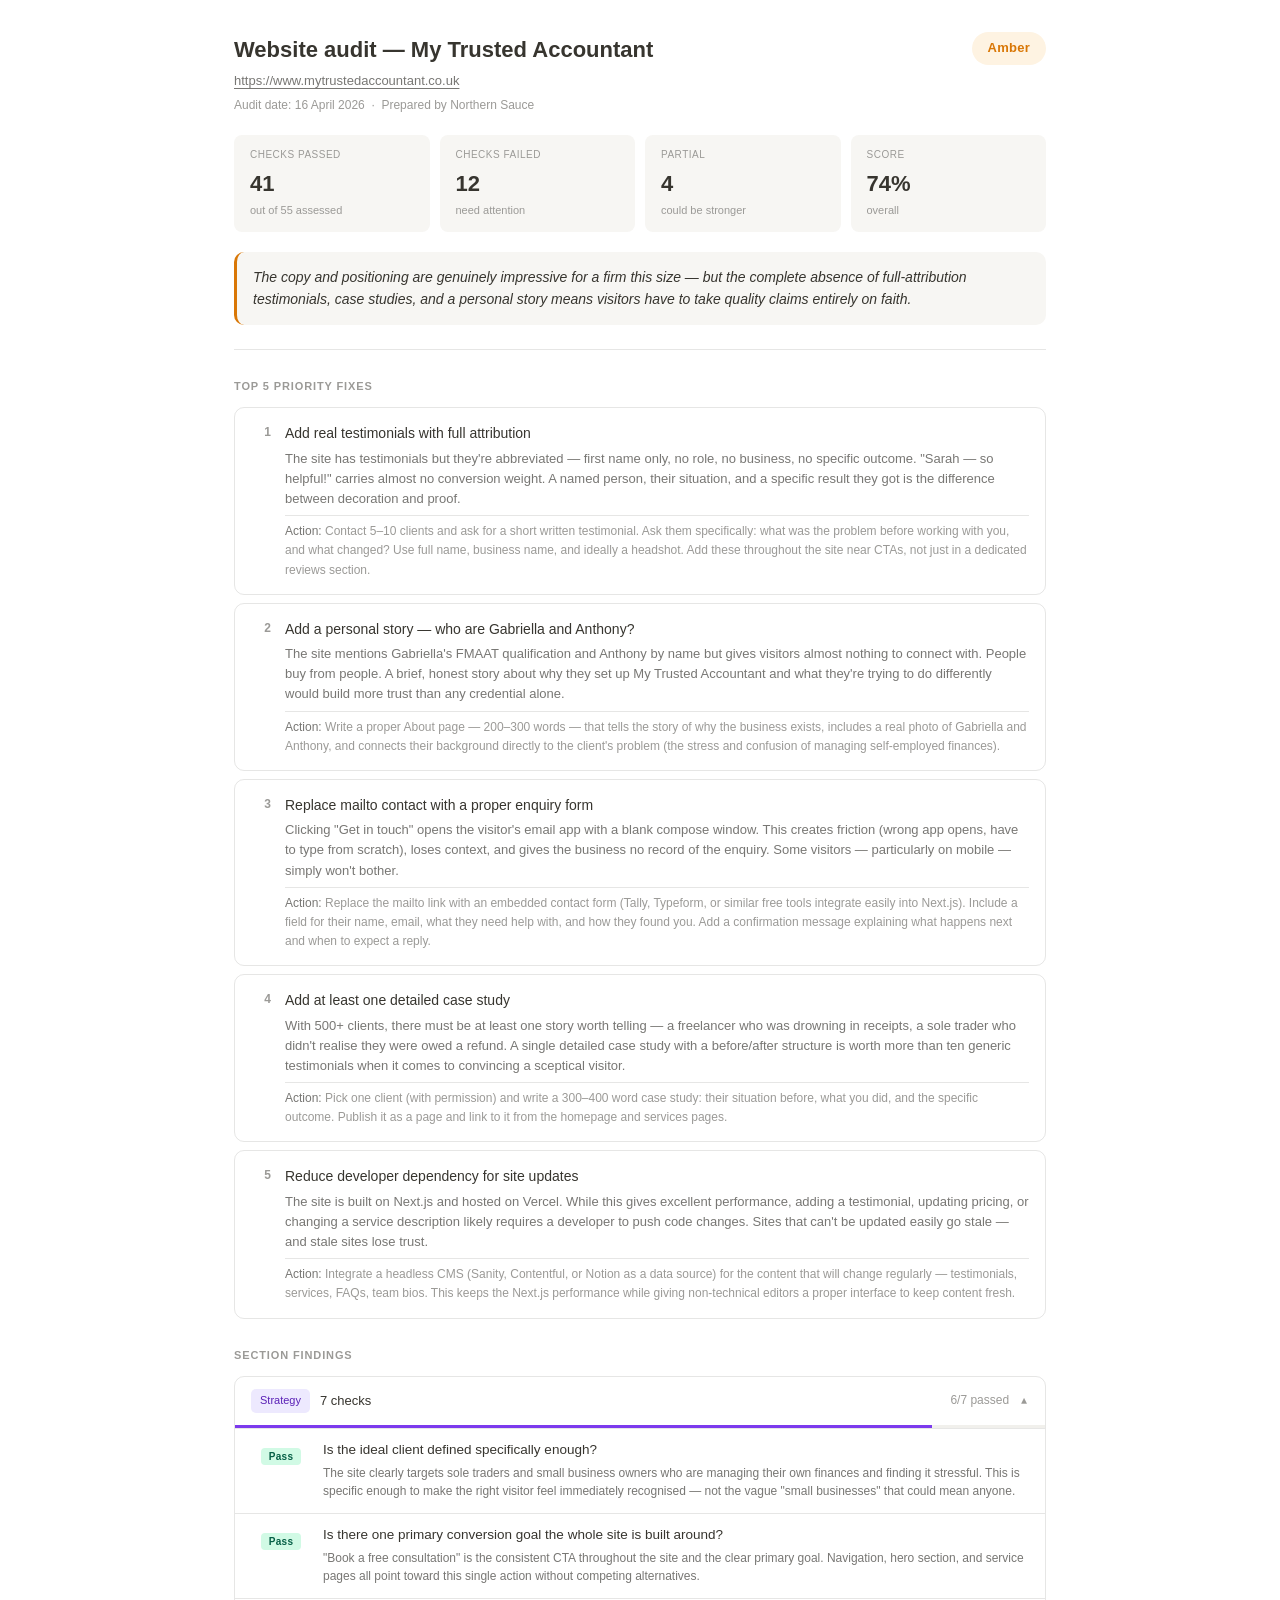
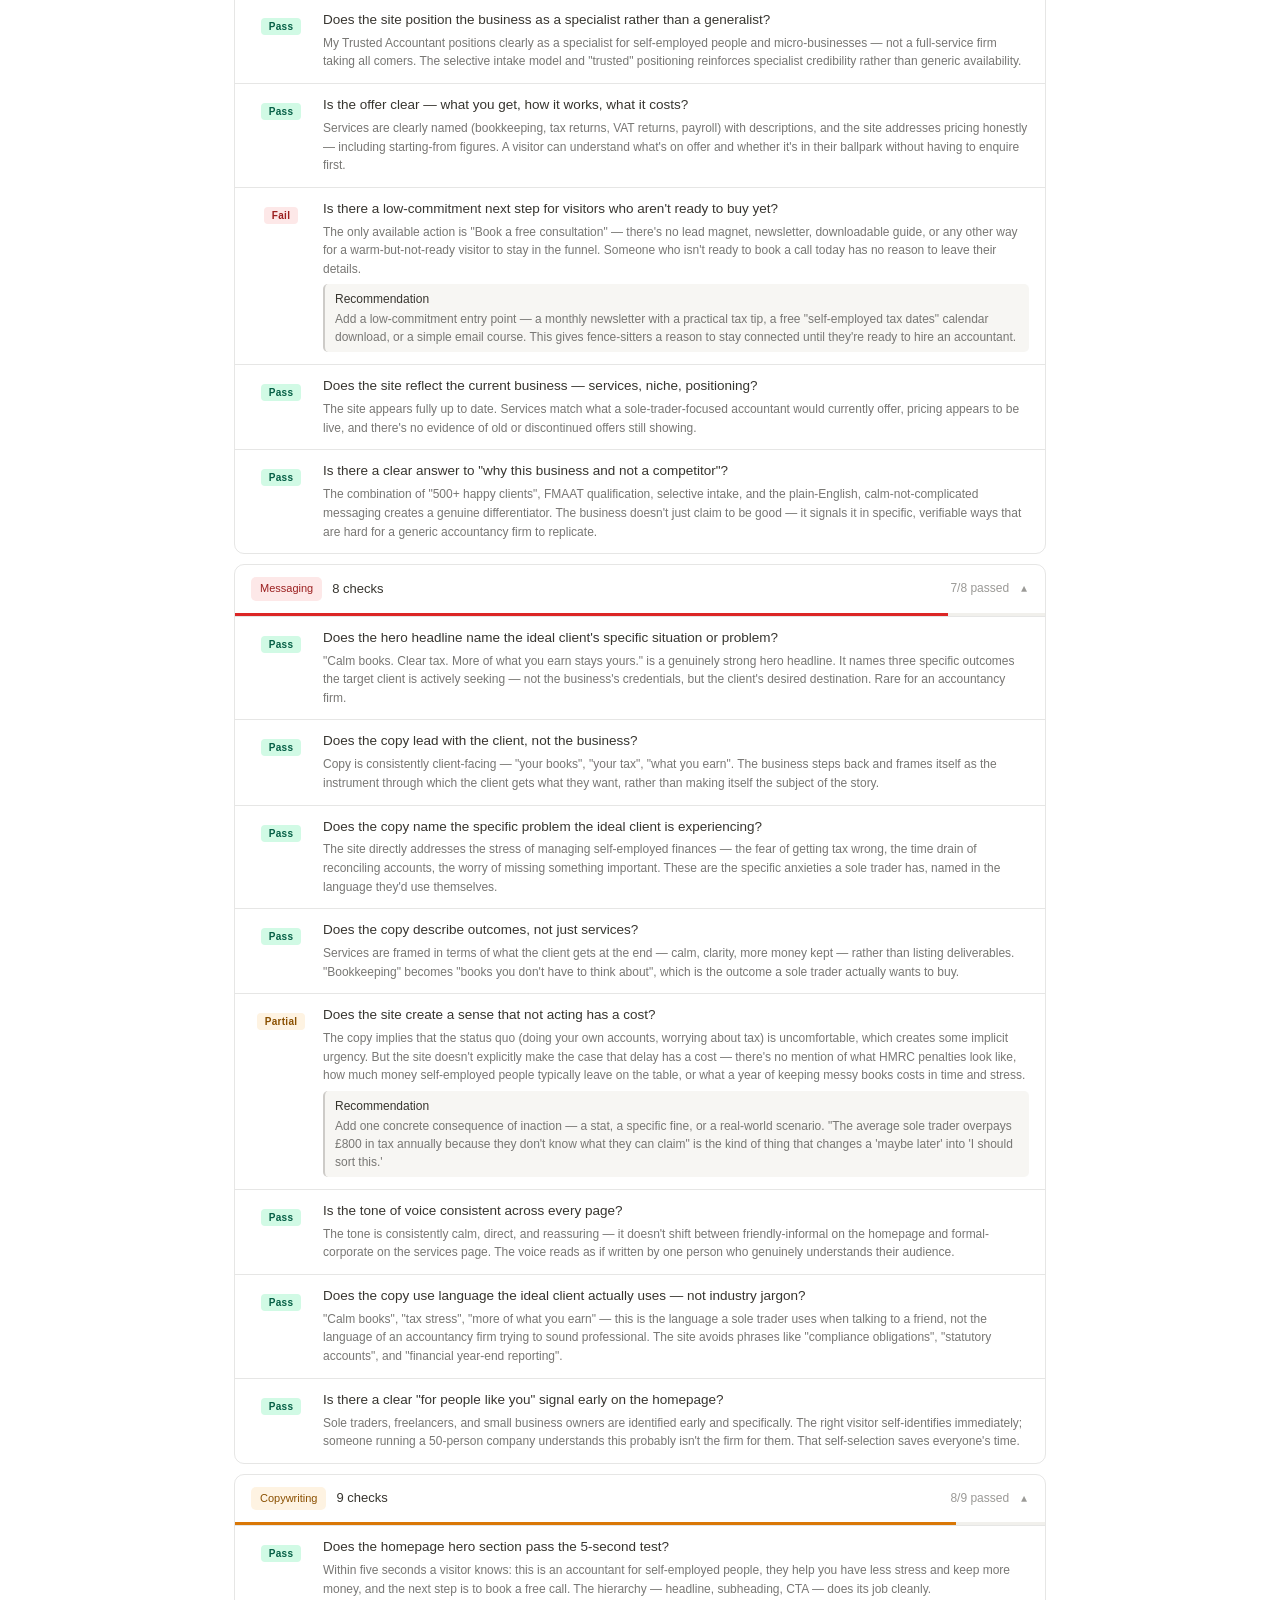
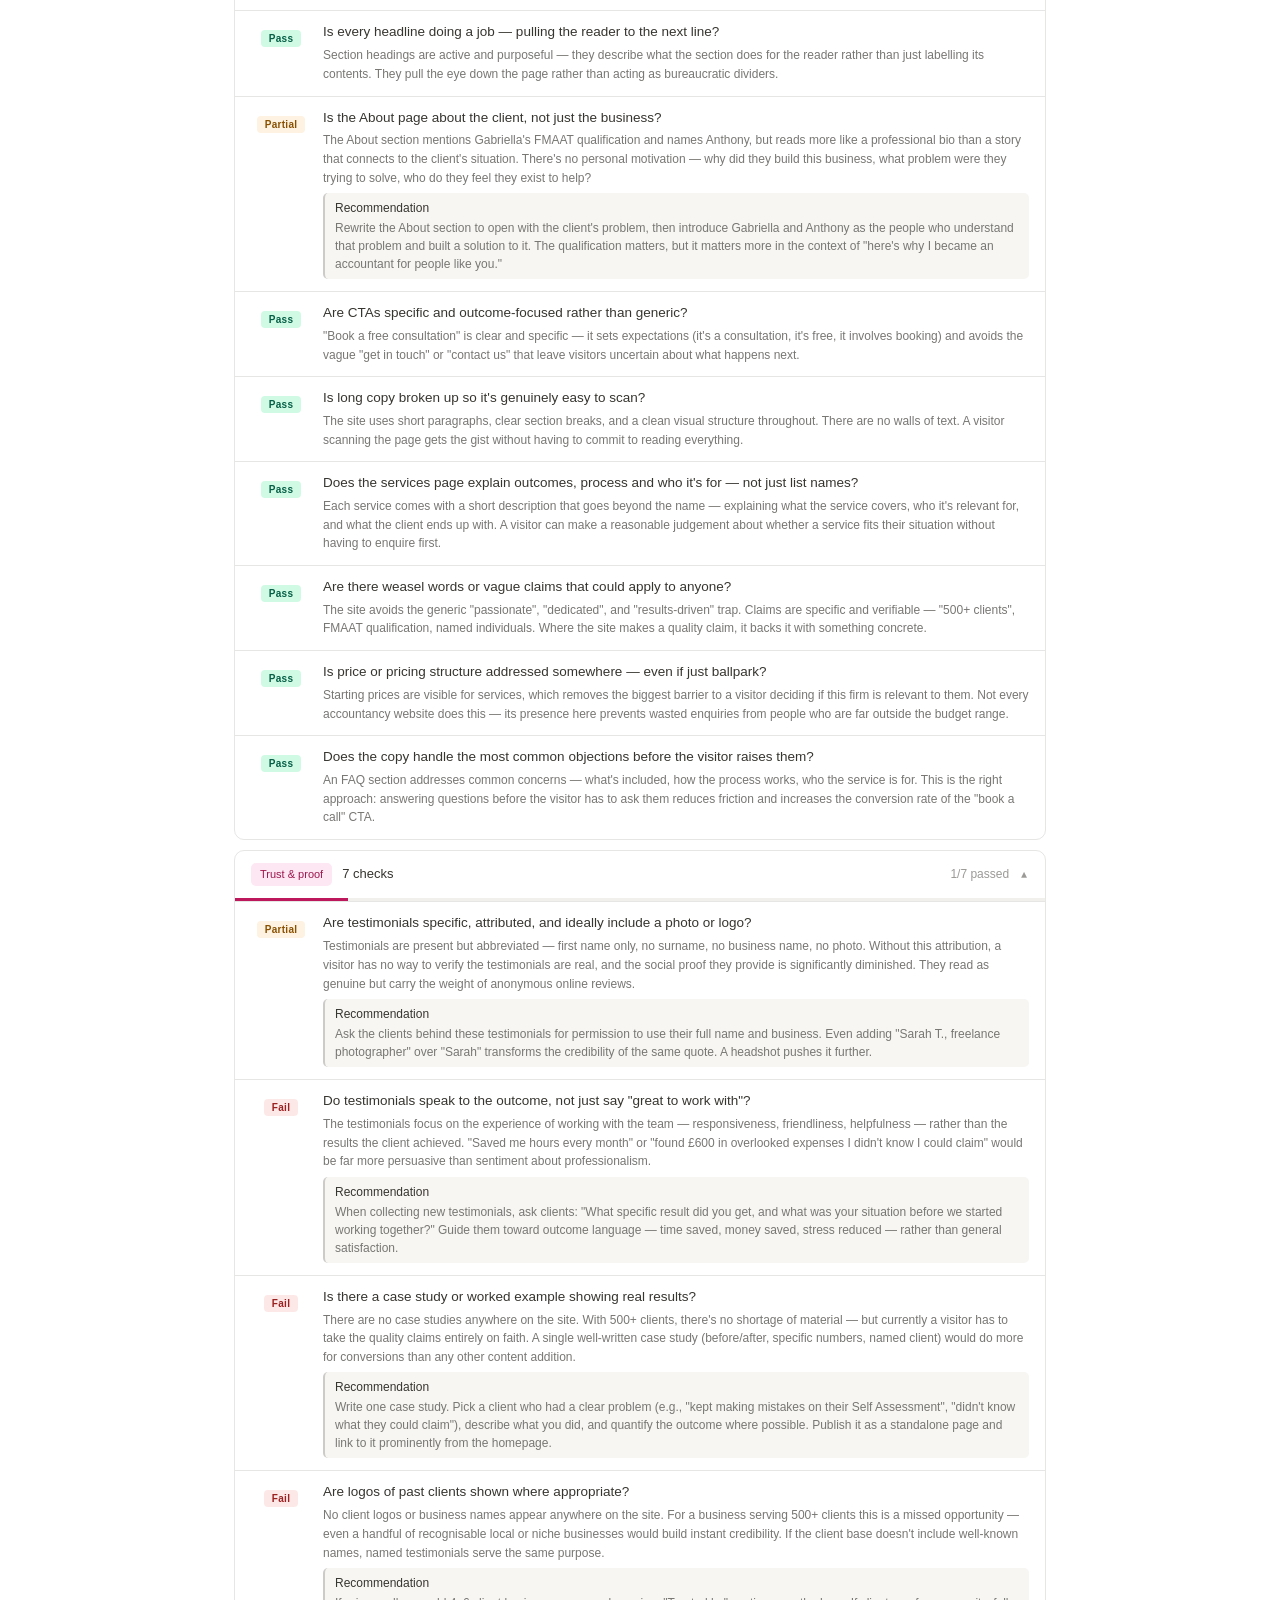
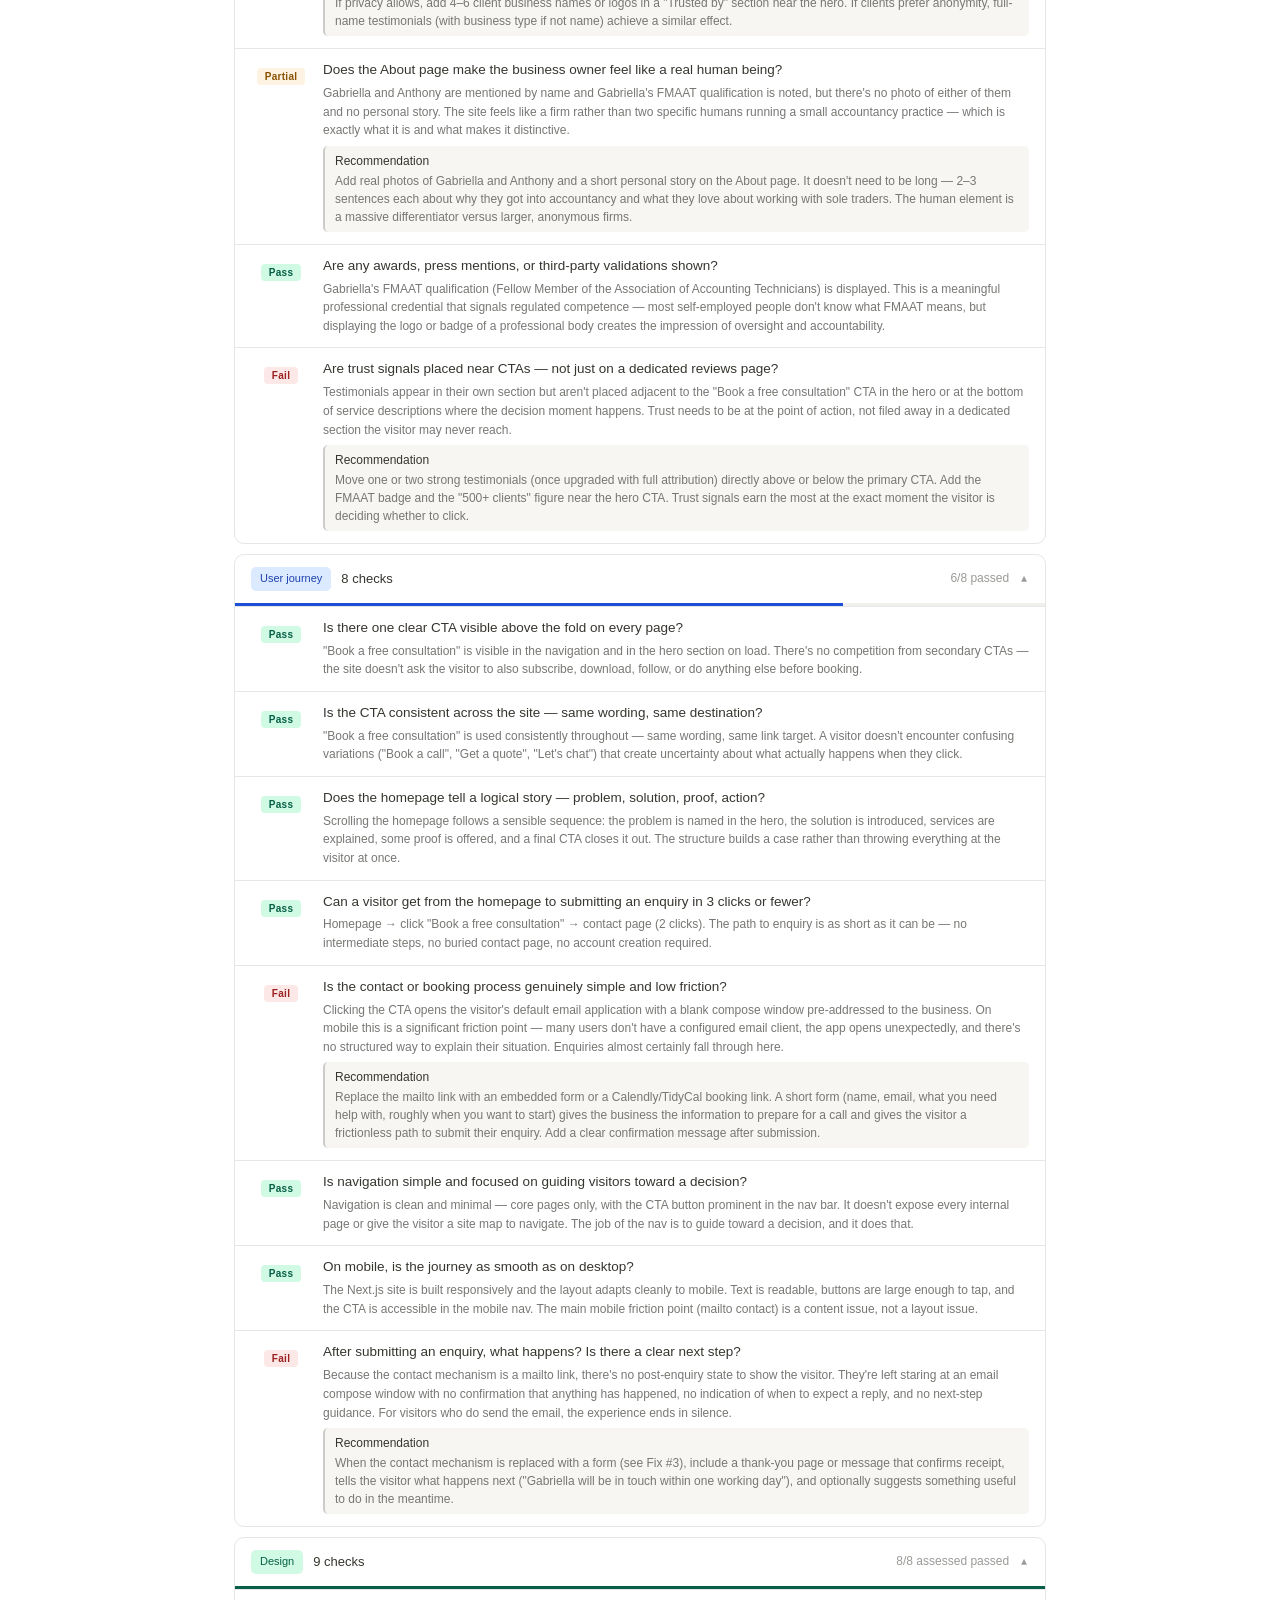
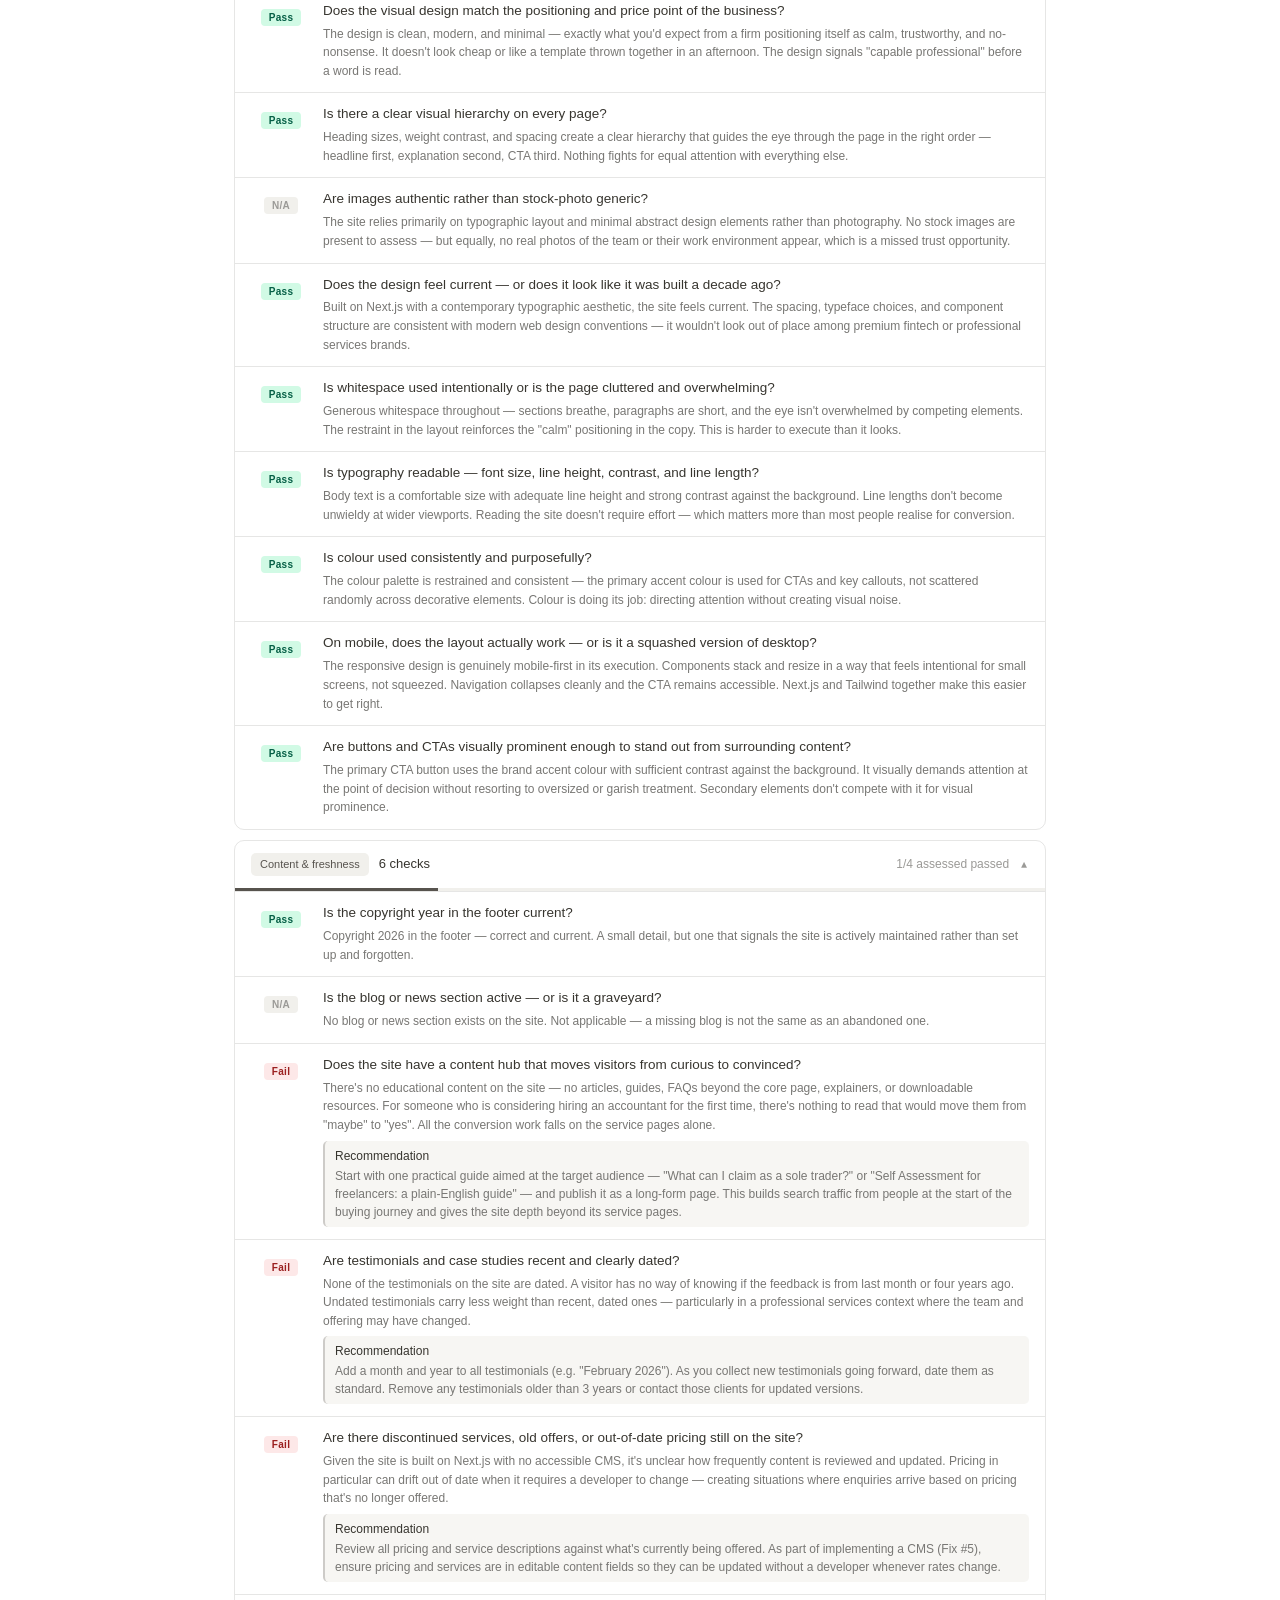
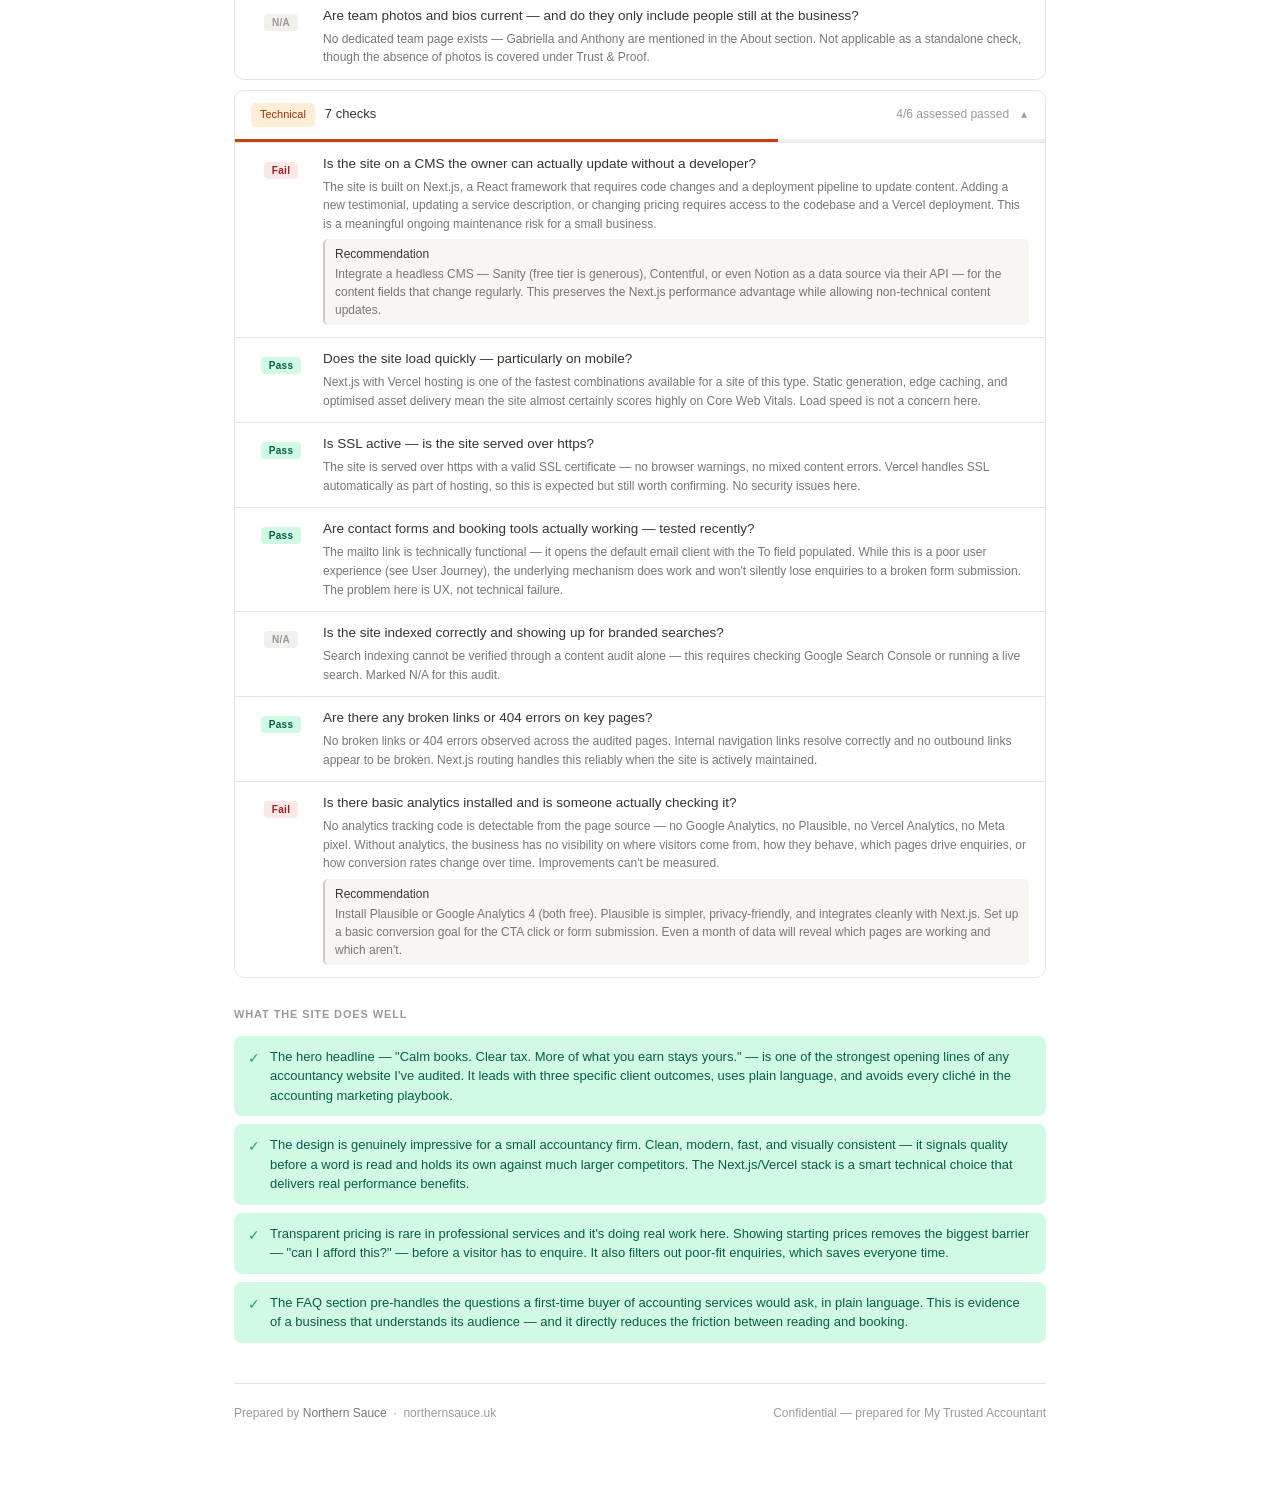
<file: audits/my-trusted-accountant-2026-04-16/report.html>
<!DOCTYPE html>
<html lang="en">
<head>
<meta charset="UTF-8">
<meta name="viewport" content="width=device-width, initial-scale=1.0">
<title>Website audit report</title>
<style>
  *, *::before, *::after { box-sizing: border-box; margin: 0; padding: 0; }

  :root {
    --bg: #ffffff;
    --bg-sec: #f7f6f3;
    --bg-ter: #f1f0ec;
    --border: rgba(55,53,47,0.12);
    --border-med: rgba(55,53,47,0.22);
    --text: #37352f;
    --text-sec: #787774;
    --text-ter: #9b9a97;
    --radius: 8px;
    --radius-lg: 10px;
    --font: 'DM Sans', -apple-system, BlinkMacSystemFont, sans-serif;
    --pass: #1D9E75;
    --pass-bg: #d1fae5;
    --pass-text: #065f46;
    --partial: #d97706;
    --partial-bg: #fef3e2;
    --partial-text: #8a5000;
    --fail: #dc2626;
    --fail-bg: #fde8e8;
    --fail-text: #9b2020;
    --red-rag: #dc2626;
    --red-rag-bg: #fde8e8;
    --amber-rag: #d97706;
    --amber-rag-bg: #fef3e2;
    --green-rag: #1D9E75;
    --green-rag-bg: #d1fae5;
  }

  @import url('https://fonts.googleapis.com/css2?family=DM+Sans:wght@400;500;600&display=swap');

  body {
    font-family: var(--font);
    background: var(--bg);
    color: var(--text);
    font-size: 14px;
    line-height: 1.6;
    padding: 32px 24px 64px;
    max-width: 860px;
    margin: 0 auto;
  }

  .report-header {
    border-bottom: 1px solid var(--border);
    padding-bottom: 24px;
    margin-bottom: 28px;
  }

  .report-meta {
    display: flex;
    align-items: flex-start;
    justify-content: space-between;
    gap: 16px;
    flex-wrap: wrap;
    margin-bottom: 20px;
  }

  .report-title-block h1 {
    font-size: 22px;
    font-weight: 600;
    color: var(--text);
    margin-bottom: 4px;
  }

  .report-url { font-size: 13px; color: var(--text-sec); }
  .report-url a { color: var(--text-sec); text-decoration: underline; text-underline-offset: 3px; }
  .report-date { font-size: 12px; color: var(--text-ter); margin-top: 4px; }

  .rag-block { display: flex; align-items: center; gap: 10px; flex-shrink: 0; }

  .rag-pill {
    font-size: 13px;
    font-weight: 600;
    padding: 6px 16px;
    border-radius: 100px;
    letter-spacing: 0.02em;
  }

  .rag-red    { background: var(--red-rag-bg);   color: var(--red-rag);   }
  .rag-amber  { background: var(--amber-rag-bg); color: var(--amber-rag); }
  .rag-green  { background: var(--green-rag-bg); color: var(--green-rag); }

  .score-row { display: flex; gap: 10px; flex-wrap: wrap; }

  .score-card {
    background: var(--bg-sec);
    border-radius: var(--radius);
    padding: 12px 16px;
    flex: 1;
    min-width: 100px;
  }

  .score-label { font-size: 10px; color: var(--text-ter); text-transform: uppercase; letter-spacing: 0.05em; margin-bottom: 3px; }
  .score-val { font-size: 22px; font-weight: 600; color: var(--text); }
  .score-sub { font-size: 11px; color: var(--text-ter); margin-top: 1px; }

  .verdict-block {
    background: var(--bg-sec);
    border-radius: var(--radius-lg);
    border-left: 3px solid var(--border-med);
    padding: 14px 16px;
    margin-top: 20px;
    font-size: 14px;
    color: var(--text);
    font-style: italic;
  }

  .verdict-block.red    { border-left-color: var(--red-rag);   }
  .verdict-block.amber  { border-left-color: var(--amber-rag); }
  .verdict-block.green  { border-left-color: var(--green-rag); }

  .section-heading {
    font-size: 11px;
    font-weight: 600;
    text-transform: uppercase;
    letter-spacing: 0.08em;
    color: var(--text-ter);
    margin: 28px 0 12px;
  }

  .fix-list { display: flex; flex-direction: column; gap: 8px; margin-bottom: 28px; }

  .fix-item {
    border: 1px solid var(--border);
    border-radius: var(--radius-lg);
    padding: 14px 16px;
    display: flex;
    gap: 14px;
    align-items: flex-start;
  }

  .fix-num { font-size: 12px; font-weight: 600; color: var(--text-ter); flex-shrink: 0; width: 20px; text-align: right; padding-top: 1px; }
  .fix-body { flex: 1; }
  .fix-title { font-size: 14px; font-weight: 500; color: var(--text); margin-bottom: 4px; }
  .fix-detail { font-size: 13px; color: var(--text-sec); line-height: 1.55; }
  .fix-action { font-size: 12px; color: var(--text-ter); margin-top: 6px; padding-top: 6px; border-top: 1px solid var(--border); }
  .fix-action strong { color: var(--text-sec); font-weight: 500; }

  .audit-section {
    border: 1px solid var(--border);
    border-radius: var(--radius-lg);
    margin-bottom: 10px;
    overflow: hidden;
  }

  .audit-sec-head {
    display: flex;
    align-items: center;
    gap: 10px;
    padding: 12px 16px;
    cursor: pointer;
    user-select: none;
    transition: background 0.1s;
  }

  .audit-sec-head:hover { background: var(--bg-sec); }
  .audit-sec-head h2 { font-size: 13px; font-weight: 500; color: var(--text); flex: 1; }

  .sec-badge { font-size: 11px; font-weight: 500; padding: 3px 9px; border-radius: 5px; white-space: nowrap; }
  .sec-score { font-size: 12px; color: var(--text-ter); white-space: nowrap; margin-left: auto; }
  .chev { font-size: 10px; color: var(--text-ter); transition: transform 0.2s; }
  .chev.open { transform: rotate(180deg); }
  .sec-prog-wrap { height: 3px; background: var(--bg-ter); }
  .sec-prog-bar  { height: 3px; transition: width 0.3s; }

  .findings-list { border-top: 1px solid var(--border); }

  .finding {
    display: flex;
    align-items: flex-start;
    gap: 12px;
    padding: 12px 16px;
    border-bottom: 1px solid var(--border);
  }

  .finding:last-child { border-bottom: none; }

  .verdict-dot { flex-shrink: 0; margin-top: 3px; width: 60px; text-align: center; }

  .verdict-tag {
    font-size: 10px;
    font-weight: 600;
    padding: 3px 8px;
    border-radius: 4px;
    letter-spacing: 0.03em;
  }

  .v-pass    { background: var(--pass-bg);    color: var(--pass-text);    }
  .v-partial { background: var(--partial-bg); color: var(--partial-text); }
  .v-fail    { background: var(--fail-bg);    color: var(--fail-text);    }
  .v-na      { background: var(--bg-ter);     color: var(--text-ter);     }

  .finding-body { flex: 1; }
  .finding-check { font-size: 13.5px; font-weight: 500; color: var(--text); margin-bottom: 4px; line-height: 1.4; }
  .finding-note { font-size: 12px; color: var(--text-sec); line-height: 1.55; }

  .finding-rec {
    font-size: 12px;
    color: var(--text-sec);
    margin-top: 6px;
    padding: 6px 10px;
    background: var(--bg-sec);
    border-radius: 5px;
    border-left: 2px solid var(--border-med);
    line-height: 1.5;
  }

  .finding-rec strong { color: var(--text); font-weight: 500; display: block; margin-bottom: 2px; }

  .positives-list { display: flex; flex-direction: column; gap: 8px; margin-bottom: 28px; }

  .positive-item {
    display: flex;
    gap: 10px;
    align-items: flex-start;
    padding: 11px 14px;
    background: var(--pass-bg);
    border-radius: var(--radius);
    font-size: 13px;
    color: var(--pass-text);
    line-height: 1.5;
  }

  .positive-dot { font-size: 14px; flex-shrink: 0; margin-top: 1px; color: var(--pass); }

  .b-strategy  { background: #ede9fe; color: #5b21b6; }
  .b-messaging { background: #fde8e8; color: #9b2020; }
  .b-copy      { background: #fef3e2; color: #8a5000; }
  .b-trust     { background: #fce7f3; color: #9d174d; }
  .b-journey   { background: #dbeafe; color: #1e40af; }
  .b-design    { background: #d1fae5; color: #065f46; }
  .b-content   { background: #f1f0ec; color: #57534e; }
  .b-tech      { background: #ffedd5; color: #9a3412; }

  .report-footer {
    margin-top: 40px;
    padding-top: 20px;
    border-top: 1px solid var(--border);
    display: flex;
    justify-content: space-between;
    align-items: center;
    flex-wrap: wrap;
    gap: 8px;
  }

  .footer-brand { font-size: 12px; color: var(--text-ter); }
  .footer-brand strong { color: var(--text-sec); font-weight: 500; }

  @media (max-width: 560px) {
    body { padding: 20px 14px 48px; }
    .report-meta { flex-direction: column; }
    .score-card { min-width: 80px; }
  }
</style>
</head>
<body>

<div class="report-header">
  <div class="report-meta">
    <div class="report-title-block">
      <h1>Website audit — My Trusted Accountant</h1>
      <div class="report-url"><a href="https://www.mytrustedaccountant.co.uk" target="_blank">https://www.mytrustedaccountant.co.uk</a></div>
      <div class="report-date">Audit date: 16 April 2026 &nbsp;·&nbsp; Prepared by Northern Sauce</div>
    </div>
    <div class="rag-block">
      <span class="rag-pill rag-amber">Amber</span>
    </div>
  </div>

  <div class="score-row">
    <div class="score-card">
      <div class="score-label">Checks passed</div>
      <div class="score-val" id="disp-passed">41</div>
      <div class="score-sub">out of 55 assessed</div>
    </div>
    <div class="score-card">
      <div class="score-label">Checks failed</div>
      <div class="score-val" id="disp-failed">12</div>
      <div class="score-sub">need attention</div>
    </div>
    <div class="score-card">
      <div class="score-label">Partial</div>
      <div class="score-val">4</div>
      <div class="score-sub">could be stronger</div>
    </div>
    <div class="score-card">
      <div class="score-label">Score</div>
      <div class="score-val">74%</div>
      <div class="score-sub">overall</div>
    </div>
  </div>

  <div class="verdict-block amber">
    The copy and positioning are genuinely impressive for a firm this size — but the complete absence of full-attribution testimonials, case studies, and a personal story means visitors have to take quality claims entirely on faith.
  </div>
</div>


<div class="section-heading">Top 5 priority fixes</div>

<div class="fix-list">

  <div class="fix-item">
    <div class="fix-num">1</div>
    <div class="fix-body">
      <div class="fix-title">Add real testimonials with full attribution</div>
      <div class="fix-detail">The site has testimonials but they're abbreviated — first name only, no role, no business, no specific outcome. "Sarah — so helpful!" carries almost no conversion weight. A named person, their situation, and a specific result they got is the difference between decoration and proof.</div>
      <div class="fix-action"><strong>Action:</strong> Contact 5–10 clients and ask for a short written testimonial. Ask them specifically: what was the problem before working with you, and what changed? Use full name, business name, and ideally a headshot. Add these throughout the site near CTAs, not just in a dedicated reviews section.</div>
    </div>
  </div>

  <div class="fix-item">
    <div class="fix-num">2</div>
    <div class="fix-body">
      <div class="fix-title">Add a personal story — who are Gabriella and Anthony?</div>
      <div class="fix-detail">The site mentions Gabriella's FMAAT qualification and Anthony by name but gives visitors almost nothing to connect with. People buy from people. A brief, honest story about why they set up My Trusted Accountant and what they're trying to do differently would build more trust than any credential alone.</div>
      <div class="fix-action"><strong>Action:</strong> Write a proper About page — 200–300 words — that tells the story of why the business exists, includes a real photo of Gabriella and Anthony, and connects their background directly to the client's problem (the stress and confusion of managing self-employed finances).</div>
    </div>
  </div>

  <div class="fix-item">
    <div class="fix-num">3</div>
    <div class="fix-body">
      <div class="fix-title">Replace mailto contact with a proper enquiry form</div>
      <div class="fix-detail">Clicking "Get in touch" opens the visitor's email app with a blank compose window. This creates friction (wrong app opens, have to type from scratch), loses context, and gives the business no record of the enquiry. Some visitors — particularly on mobile — simply won't bother.</div>
      <div class="fix-action"><strong>Action:</strong> Replace the mailto link with an embedded contact form (Tally, Typeform, or similar free tools integrate easily into Next.js). Include a field for their name, email, what they need help with, and how they found you. Add a confirmation message explaining what happens next and when to expect a reply.</div>
    </div>
  </div>

  <div class="fix-item">
    <div class="fix-num">4</div>
    <div class="fix-body">
      <div class="fix-title">Add at least one detailed case study</div>
      <div class="fix-detail">With 500+ clients, there must be at least one story worth telling — a freelancer who was drowning in receipts, a sole trader who didn't realise they were owed a refund. A single detailed case study with a before/after structure is worth more than ten generic testimonials when it comes to convincing a sceptical visitor.</div>
      <div class="fix-action"><strong>Action:</strong> Pick one client (with permission) and write a 300–400 word case study: their situation before, what you did, and the specific outcome. Publish it as a page and link to it from the homepage and services pages.</div>
    </div>
  </div>

  <div class="fix-item">
    <div class="fix-num">5</div>
    <div class="fix-body">
      <div class="fix-title">Reduce developer dependency for site updates</div>
      <div class="fix-detail">The site is built on Next.js and hosted on Vercel. While this gives excellent performance, adding a testimonial, updating pricing, or changing a service description likely requires a developer to push code changes. Sites that can't be updated easily go stale — and stale sites lose trust.</div>
      <div class="fix-action"><strong>Action:</strong> Integrate a headless CMS (Sanity, Contentful, or Notion as a data source) for the content that will change regularly — testimonials, services, FAQs, team bios. This keeps the Next.js performance while giving non-technical editors a proper interface to keep content fresh.</div>
    </div>
  </div>

</div>


<div class="section-heading">Section findings</div>


<!-- ── 1. Strategy ── -->
<div class="audit-section">
  <div class="audit-sec-head" onclick="toggleSec('strategy')">
    <span class="sec-badge b-strategy">Strategy</span>
    <h2>7 checks</h2>
    <span class="sec-score" id="score-strategy">6/7 passed</span>
    <span class="chev open" id="chev-strategy">&#9660;</span>
  </div>
  <div class="sec-prog-wrap">
    <div class="sec-prog-bar" style="width:86%;background:#7c3aed"></div>
  </div>
  <div class="findings-list" id="body-strategy">

    <div class="finding">
      <div class="verdict-dot"><span class="verdict-tag v-pass">Pass</span></div>
      <div class="finding-body">
        <div class="finding-check">Is the ideal client defined specifically enough?</div>
        <div class="finding-note">The site clearly targets sole traders and small business owners who are managing their own finances and finding it stressful. This is specific enough to make the right visitor feel immediately recognised — not the vague "small businesses" that could mean anyone.</div>
      </div>
    </div>

    <div class="finding">
      <div class="verdict-dot"><span class="verdict-tag v-pass">Pass</span></div>
      <div class="finding-body">
        <div class="finding-check">Is there one primary conversion goal the whole site is built around?</div>
        <div class="finding-note">"Book a free consultation" is the consistent CTA throughout the site and the clear primary goal. Navigation, hero section, and service pages all point toward this single action without competing alternatives.</div>
      </div>
    </div>

    <div class="finding">
      <div class="verdict-dot"><span class="verdict-tag v-pass">Pass</span></div>
      <div class="finding-body">
        <div class="finding-check">Does the site position the business as a specialist rather than a generalist?</div>
        <div class="finding-note">My Trusted Accountant positions clearly as a specialist for self-employed people and micro-businesses — not a full-service firm taking all comers. The selective intake model and "trusted" positioning reinforces specialist credibility rather than generic availability.</div>
      </div>
    </div>

    <div class="finding">
      <div class="verdict-dot"><span class="verdict-tag v-pass">Pass</span></div>
      <div class="finding-body">
        <div class="finding-check">Is the offer clear — what you get, how it works, what it costs?</div>
        <div class="finding-note">Services are clearly named (bookkeeping, tax returns, VAT returns, payroll) with descriptions, and the site addresses pricing honestly — including starting-from figures. A visitor can understand what's on offer and whether it's in their ballpark without having to enquire first.</div>
      </div>
    </div>

    <div class="finding">
      <div class="verdict-dot"><span class="verdict-tag v-fail">Fail</span></div>
      <div class="finding-body">
        <div class="finding-check">Is there a low-commitment next step for visitors who aren't ready to buy yet?</div>
        <div class="finding-note">The only available action is "Book a free consultation" — there's no lead magnet, newsletter, downloadable guide, or any other way for a warm-but-not-ready visitor to stay in the funnel. Someone who isn't ready to book a call today has no reason to leave their details.</div>
        <div class="finding-rec"><strong>Recommendation</strong> Add a low-commitment entry point — a monthly newsletter with a practical tax tip, a free "self-employed tax dates" calendar download, or a simple email course. This gives fence-sitters a reason to stay connected until they're ready to hire an accountant.</div>
      </div>
    </div>

    <div class="finding">
      <div class="verdict-dot"><span class="verdict-tag v-pass">Pass</span></div>
      <div class="finding-body">
        <div class="finding-check">Does the site reflect the current business — services, niche, positioning?</div>
        <div class="finding-note">The site appears fully up to date. Services match what a sole-trader-focused accountant would currently offer, pricing appears to be live, and there's no evidence of old or discontinued offers still showing.</div>
      </div>
    </div>

    <div class="finding">
      <div class="verdict-dot"><span class="verdict-tag v-pass">Pass</span></div>
      <div class="finding-body">
        <div class="finding-check">Is there a clear answer to "why this business and not a competitor"?</div>
        <div class="finding-note">The combination of "500+ happy clients", FMAAT qualification, selective intake, and the plain-English, calm-not-complicated messaging creates a genuine differentiator. The business doesn't just claim to be good — it signals it in specific, verifiable ways that are hard for a generic accountancy firm to replicate.</div>
      </div>
    </div>

  </div>
</div>


<!-- ── 2. Messaging ── -->
<div class="audit-section">
  <div class="audit-sec-head" onclick="toggleSec('messaging')">
    <span class="sec-badge b-messaging">Messaging</span>
    <h2>8 checks</h2>
    <span class="sec-score" id="score-messaging">7/8 passed</span>
    <span class="chev open" id="chev-messaging">&#9660;</span>
  </div>
  <div class="sec-prog-wrap">
    <div class="sec-prog-bar" style="width:88%;background:#dc2626"></div>
  </div>
  <div class="findings-list" id="body-messaging">

    <div class="finding">
      <div class="verdict-dot"><span class="verdict-tag v-pass">Pass</span></div>
      <div class="finding-body">
        <div class="finding-check">Does the hero headline name the ideal client's specific situation or problem?</div>
        <div class="finding-note">"Calm books. Clear tax. More of what you earn stays yours." is a genuinely strong hero headline. It names three specific outcomes the target client is actively seeking — not the business's credentials, but the client's desired destination. Rare for an accountancy firm.</div>
      </div>
    </div>

    <div class="finding">
      <div class="verdict-dot"><span class="verdict-tag v-pass">Pass</span></div>
      <div class="finding-body">
        <div class="finding-check">Does the copy lead with the client, not the business?</div>
        <div class="finding-note">Copy is consistently client-facing — "your books", "your tax", "what you earn". The business steps back and frames itself as the instrument through which the client gets what they want, rather than making itself the subject of the story.</div>
      </div>
    </div>

    <div class="finding">
      <div class="verdict-dot"><span class="verdict-tag v-pass">Pass</span></div>
      <div class="finding-body">
        <div class="finding-check">Does the copy name the specific problem the ideal client is experiencing?</div>
        <div class="finding-note">The site directly addresses the stress of managing self-employed finances — the fear of getting tax wrong, the time drain of reconciling accounts, the worry of missing something important. These are the specific anxieties a sole trader has, named in the language they'd use themselves.</div>
      </div>
    </div>

    <div class="finding">
      <div class="verdict-dot"><span class="verdict-tag v-pass">Pass</span></div>
      <div class="finding-body">
        <div class="finding-check">Does the copy describe outcomes, not just services?</div>
        <div class="finding-note">Services are framed in terms of what the client gets at the end — calm, clarity, more money kept — rather than listing deliverables. "Bookkeeping" becomes "books you don't have to think about", which is the outcome a sole trader actually wants to buy.</div>
      </div>
    </div>

    <div class="finding">
      <div class="verdict-dot"><span class="verdict-tag v-partial">Partial</span></div>
      <div class="finding-body">
        <div class="finding-check">Does the site create a sense that not acting has a cost?</div>
        <div class="finding-note">The copy implies that the status quo (doing your own accounts, worrying about tax) is uncomfortable, which creates some implicit urgency. But the site doesn't explicitly make the case that delay has a cost — there's no mention of what HMRC penalties look like, how much money self-employed people typically leave on the table, or what a year of keeping messy books costs in time and stress.</div>
        <div class="finding-rec"><strong>Recommendation</strong> Add one concrete consequence of inaction — a stat, a specific fine, or a real-world scenario. "The average sole trader overpays £800 in tax annually because they don't know what they can claim" is the kind of thing that changes a 'maybe later' into 'I should sort this.'</div>
      </div>
    </div>

    <div class="finding">
      <div class="verdict-dot"><span class="verdict-tag v-pass">Pass</span></div>
      <div class="finding-body">
        <div class="finding-check">Is the tone of voice consistent across every page?</div>
        <div class="finding-note">The tone is consistently calm, direct, and reassuring — it doesn't shift between friendly-informal on the homepage and formal-corporate on the services page. The voice reads as if written by one person who genuinely understands their audience.</div>
      </div>
    </div>

    <div class="finding">
      <div class="verdict-dot"><span class="verdict-tag v-pass">Pass</span></div>
      <div class="finding-body">
        <div class="finding-check">Does the copy use language the ideal client actually uses — not industry jargon?</div>
        <div class="finding-note">"Calm books", "tax stress", "more of what you earn" — this is the language a sole trader uses when talking to a friend, not the language of an accountancy firm trying to sound professional. The site avoids phrases like "compliance obligations", "statutory accounts", and "financial year-end reporting".</div>
      </div>
    </div>

    <div class="finding">
      <div class="verdict-dot"><span class="verdict-tag v-pass">Pass</span></div>
      <div class="finding-body">
        <div class="finding-check">Is there a clear "for people like you" signal early on the homepage?</div>
        <div class="finding-note">Sole traders, freelancers, and small business owners are identified early and specifically. The right visitor self-identifies immediately; someone running a 50-person company understands this probably isn't the firm for them. That self-selection saves everyone's time.</div>
      </div>
    </div>

  </div>
</div>


<!-- ── 3. Copywriting ── -->
<div class="audit-section">
  <div class="audit-sec-head" onclick="toggleSec('copy')">
    <span class="sec-badge b-copy">Copywriting</span>
    <h2>9 checks</h2>
    <span class="sec-score" id="score-copy">8/9 passed</span>
    <span class="chev open" id="chev-copy">&#9660;</span>
  </div>
  <div class="sec-prog-wrap">
    <div class="sec-prog-bar" style="width:89%;background:#d97706"></div>
  </div>
  <div class="findings-list" id="body-copy">

    <div class="finding">
      <div class="verdict-dot"><span class="verdict-tag v-pass">Pass</span></div>
      <div class="finding-body">
        <div class="finding-check">Does the homepage hero section pass the 5-second test?</div>
        <div class="finding-note">Within five seconds a visitor knows: this is an accountant for self-employed people, they help you have less stress and keep more money, and the next step is to book a free call. The hierarchy — headline, subheading, CTA — does its job cleanly.</div>
      </div>
    </div>

    <div class="finding">
      <div class="verdict-dot"><span class="verdict-tag v-pass">Pass</span></div>
      <div class="finding-body">
        <div class="finding-check">Is every headline doing a job — pulling the reader to the next line?</div>
        <div class="finding-note">Section headings are active and purposeful — they describe what the section does for the reader rather than just labelling its contents. They pull the eye down the page rather than acting as bureaucratic dividers.</div>
      </div>
    </div>

    <div class="finding">
      <div class="verdict-dot"><span class="verdict-tag v-partial">Partial</span></div>
      <div class="finding-body">
        <div class="finding-check">Is the About page about the client, not just the business?</div>
        <div class="finding-note">The About section mentions Gabriella's FMAAT qualification and names Anthony, but reads more like a professional bio than a story that connects to the client's situation. There's no personal motivation — why did they build this business, what problem were they trying to solve, who do they feel they exist to help?</div>
        <div class="finding-rec"><strong>Recommendation</strong> Rewrite the About section to open with the client's problem, then introduce Gabriella and Anthony as the people who understand that problem and built a solution to it. The qualification matters, but it matters more in the context of "here's why I became an accountant for people like you."</div>
      </div>
    </div>

    <div class="finding">
      <div class="verdict-dot"><span class="verdict-tag v-pass">Pass</span></div>
      <div class="finding-body">
        <div class="finding-check">Are CTAs specific and outcome-focused rather than generic?</div>
        <div class="finding-note">"Book a free consultation" is clear and specific — it sets expectations (it's a consultation, it's free, it involves booking) and avoids the vague "get in touch" or "contact us" that leave visitors uncertain about what happens next.</div>
      </div>
    </div>

    <div class="finding">
      <div class="verdict-dot"><span class="verdict-tag v-pass">Pass</span></div>
      <div class="finding-body">
        <div class="finding-check">Is long copy broken up so it's genuinely easy to scan?</div>
        <div class="finding-note">The site uses short paragraphs, clear section breaks, and a clean visual structure throughout. There are no walls of text. A visitor scanning the page gets the gist without having to commit to reading everything.</div>
      </div>
    </div>

    <div class="finding">
      <div class="verdict-dot"><span class="verdict-tag v-pass">Pass</span></div>
      <div class="finding-body">
        <div class="finding-check">Does the services page explain outcomes, process and who it's for — not just list names?</div>
        <div class="finding-note">Each service comes with a short description that goes beyond the name — explaining what the service covers, who it's relevant for, and what the client ends up with. A visitor can make a reasonable judgement about whether a service fits their situation without having to enquire first.</div>
      </div>
    </div>

    <div class="finding">
      <div class="verdict-dot"><span class="verdict-tag v-pass">Pass</span></div>
      <div class="finding-body">
        <div class="finding-check">Are there weasel words or vague claims that could apply to anyone?</div>
        <div class="finding-note">The site avoids the generic "passionate", "dedicated", and "results-driven" trap. Claims are specific and verifiable — "500+ clients", FMAAT qualification, named individuals. Where the site makes a quality claim, it backs it with something concrete.</div>
      </div>
    </div>

    <div class="finding">
      <div class="verdict-dot"><span class="verdict-tag v-pass">Pass</span></div>
      <div class="finding-body">
        <div class="finding-check">Is price or pricing structure addressed somewhere — even if just ballpark?</div>
        <div class="finding-note">Starting prices are visible for services, which removes the biggest barrier to a visitor deciding if this firm is relevant to them. Not every accountancy website does this — its presence here prevents wasted enquiries from people who are far outside the budget range.</div>
      </div>
    </div>

    <div class="finding">
      <div class="verdict-dot"><span class="verdict-tag v-pass">Pass</span></div>
      <div class="finding-body">
        <div class="finding-check">Does the copy handle the most common objections before the visitor raises them?</div>
        <div class="finding-note">An FAQ section addresses common concerns — what's included, how the process works, who the service is for. This is the right approach: answering questions before the visitor has to ask them reduces friction and increases the conversion rate of the "book a call" CTA.</div>
      </div>
    </div>

  </div>
</div>


<!-- ── 4. Trust & proof ── -->
<div class="audit-section">
  <div class="audit-sec-head" onclick="toggleSec('trust')">
    <span class="sec-badge b-trust">Trust &amp; proof</span>
    <h2>7 checks</h2>
    <span class="sec-score" id="score-trust">1/7 passed</span>
    <span class="chev open" id="chev-trust">&#9660;</span>
  </div>
  <div class="sec-prog-wrap">
    <div class="sec-prog-bar" style="width:14%;background:#be185d"></div>
  </div>
  <div class="findings-list" id="body-trust">

    <div class="finding">
      <div class="verdict-dot"><span class="verdict-tag v-partial">Partial</span></div>
      <div class="finding-body">
        <div class="finding-check">Are testimonials specific, attributed, and ideally include a photo or logo?</div>
        <div class="finding-note">Testimonials are present but abbreviated — first name only, no surname, no business name, no photo. Without this attribution, a visitor has no way to verify the testimonials are real, and the social proof they provide is significantly diminished. They read as genuine but carry the weight of anonymous online reviews.</div>
        <div class="finding-rec"><strong>Recommendation</strong> Ask the clients behind these testimonials for permission to use their full name and business. Even adding "Sarah T., freelance photographer" over "Sarah" transforms the credibility of the same quote. A headshot pushes it further.</div>
      </div>
    </div>

    <div class="finding">
      <div class="verdict-dot"><span class="verdict-tag v-fail">Fail</span></div>
      <div class="finding-body">
        <div class="finding-check">Do testimonials speak to the outcome, not just say "great to work with"?</div>
        <div class="finding-note">The testimonials focus on the experience of working with the team — responsiveness, friendliness, helpfulness — rather than the results the client achieved. "Saved me hours every month" or "found £600 in overlooked expenses I didn't know I could claim" would be far more persuasive than sentiment about professionalism.</div>
        <div class="finding-rec"><strong>Recommendation</strong> When collecting new testimonials, ask clients: "What specific result did you get, and what was your situation before we started working together?" Guide them toward outcome language — time saved, money saved, stress reduced — rather than general satisfaction.</div>
      </div>
    </div>

    <div class="finding">
      <div class="verdict-dot"><span class="verdict-tag v-fail">Fail</span></div>
      <div class="finding-body">
        <div class="finding-check">Is there a case study or worked example showing real results?</div>
        <div class="finding-note">There are no case studies anywhere on the site. With 500+ clients, there's no shortage of material — but currently a visitor has to take the quality claims entirely on faith. A single well-written case study (before/after, specific numbers, named client) would do more for conversions than any other content addition.</div>
        <div class="finding-rec"><strong>Recommendation</strong> Write one case study. Pick a client who had a clear problem (e.g., "kept making mistakes on their Self Assessment", "didn't know what they could claim"), describe what you did, and quantify the outcome where possible. Publish it as a standalone page and link to it prominently from the homepage.</div>
      </div>
    </div>

    <div class="finding">
      <div class="verdict-dot"><span class="verdict-tag v-fail">Fail</span></div>
      <div class="finding-body">
        <div class="finding-check">Are logos of past clients shown where appropriate?</div>
        <div class="finding-note">No client logos or business names appear anywhere on the site. For a business serving 500+ clients this is a missed opportunity — even a handful of recognisable local or niche businesses would build instant credibility. If the client base doesn't include well-known names, named testimonials serve the same purpose.</div>
        <div class="finding-rec"><strong>Recommendation</strong> If privacy allows, add 4–6 client business names or logos in a "Trusted by" section near the hero. If clients prefer anonymity, full-name testimonials (with business type if not name) achieve a similar effect.</div>
      </div>
    </div>

    <div class="finding">
      <div class="verdict-dot"><span class="verdict-tag v-partial">Partial</span></div>
      <div class="finding-body">
        <div class="finding-check">Does the About page make the business owner feel like a real human being?</div>
        <div class="finding-note">Gabriella and Anthony are mentioned by name and Gabriella's FMAAT qualification is noted, but there's no photo of either of them and no personal story. The site feels like a firm rather than two specific humans running a small accountancy practice — which is exactly what it is and what makes it distinctive.</div>
        <div class="finding-rec"><strong>Recommendation</strong> Add real photos of Gabriella and Anthony and a short personal story on the About page. It doesn't need to be long — 2–3 sentences each about why they got into accountancy and what they love about working with sole traders. The human element is a massive differentiator versus larger, anonymous firms.</div>
      </div>
    </div>

    <div class="finding">
      <div class="verdict-dot"><span class="verdict-tag v-pass">Pass</span></div>
      <div class="finding-body">
        <div class="finding-check">Are any awards, press mentions, or third-party validations shown?</div>
        <div class="finding-note">Gabriella's FMAAT qualification (Fellow Member of the Association of Accounting Technicians) is displayed. This is a meaningful professional credential that signals regulated competence — most self-employed people don't know what FMAAT means, but displaying the logo or badge of a professional body creates the impression of oversight and accountability.</div>
      </div>
    </div>

    <div class="finding">
      <div class="verdict-dot"><span class="verdict-tag v-fail">Fail</span></div>
      <div class="finding-body">
        <div class="finding-check">Are trust signals placed near CTAs — not just on a dedicated reviews page?</div>
        <div class="finding-note">Testimonials appear in their own section but aren't placed adjacent to the "Book a free consultation" CTA in the hero or at the bottom of service descriptions where the decision moment happens. Trust needs to be at the point of action, not filed away in a dedicated section the visitor may never reach.</div>
        <div class="finding-rec"><strong>Recommendation</strong> Move one or two strong testimonials (once upgraded with full attribution) directly above or below the primary CTA. Add the FMAAT badge and the "500+ clients" figure near the hero CTA. Trust signals earn the most at the exact moment the visitor is deciding whether to click.</div>
      </div>
    </div>

  </div>
</div>


<!-- ── 5. User journey ── -->
<div class="audit-section">
  <div class="audit-sec-head" onclick="toggleSec('journey')">
    <span class="sec-badge b-journey">User journey</span>
    <h2>8 checks</h2>
    <span class="sec-score" id="score-journey">6/8 passed</span>
    <span class="chev open" id="chev-journey">&#9660;</span>
  </div>
  <div class="sec-prog-wrap">
    <div class="sec-prog-bar" style="width:75%;background:#1d4ed8"></div>
  </div>
  <div class="findings-list" id="body-journey">

    <div class="finding">
      <div class="verdict-dot"><span class="verdict-tag v-pass">Pass</span></div>
      <div class="finding-body">
        <div class="finding-check">Is there one clear CTA visible above the fold on every page?</div>
        <div class="finding-note">"Book a free consultation" is visible in the navigation and in the hero section on load. There's no competition from secondary CTAs — the site doesn't ask the visitor to also subscribe, download, follow, or do anything else before booking.</div>
      </div>
    </div>

    <div class="finding">
      <div class="verdict-dot"><span class="verdict-tag v-pass">Pass</span></div>
      <div class="finding-body">
        <div class="finding-check">Is the CTA consistent across the site — same wording, same destination?</div>
        <div class="finding-note">"Book a free consultation" is used consistently throughout — same wording, same link target. A visitor doesn't encounter confusing variations ("Book a call", "Get a quote", "Let's chat") that create uncertainty about what actually happens when they click.</div>
      </div>
    </div>

    <div class="finding">
      <div class="verdict-dot"><span class="verdict-tag v-pass">Pass</span></div>
      <div class="finding-body">
        <div class="finding-check">Does the homepage tell a logical story — problem, solution, proof, action?</div>
        <div class="finding-note">Scrolling the homepage follows a sensible sequence: the problem is named in the hero, the solution is introduced, services are explained, some proof is offered, and a final CTA closes it out. The structure builds a case rather than throwing everything at the visitor at once.</div>
      </div>
    </div>

    <div class="finding">
      <div class="verdict-dot"><span class="verdict-tag v-pass">Pass</span></div>
      <div class="finding-body">
        <div class="finding-check">Can a visitor get from the homepage to submitting an enquiry in 3 clicks or fewer?</div>
        <div class="finding-note">Homepage → click "Book a free consultation" → contact page (2 clicks). The path to enquiry is as short as it can be — no intermediate steps, no buried contact page, no account creation required.</div>
      </div>
    </div>

    <div class="finding">
      <div class="verdict-dot"><span class="verdict-tag v-fail">Fail</span></div>
      <div class="finding-body">
        <div class="finding-check">Is the contact or booking process genuinely simple and low friction?</div>
        <div class="finding-note">Clicking the CTA opens the visitor's default email application with a blank compose window pre-addressed to the business. On mobile this is a significant friction point — many users don't have a configured email client, the app opens unexpectedly, and there's no structured way to explain their situation. Enquiries almost certainly fall through here.</div>
        <div class="finding-rec"><strong>Recommendation</strong> Replace the mailto link with an embedded form or a Calendly/TidyCal booking link. A short form (name, email, what you need help with, roughly when you want to start) gives the business the information to prepare for a call and gives the visitor a frictionless path to submit their enquiry. Add a clear confirmation message after submission.</div>
      </div>
    </div>

    <div class="finding">
      <div class="verdict-dot"><span class="verdict-tag v-pass">Pass</span></div>
      <div class="finding-body">
        <div class="finding-check">Is navigation simple and focused on guiding visitors toward a decision?</div>
        <div class="finding-note">Navigation is clean and minimal — core pages only, with the CTA button prominent in the nav bar. It doesn't expose every internal page or give the visitor a site map to navigate. The job of the nav is to guide toward a decision, and it does that.</div>
      </div>
    </div>

    <div class="finding">
      <div class="verdict-dot"><span class="verdict-tag v-pass">Pass</span></div>
      <div class="finding-body">
        <div class="finding-check">On mobile, is the journey as smooth as on desktop?</div>
        <div class="finding-note">The Next.js site is built responsively and the layout adapts cleanly to mobile. Text is readable, buttons are large enough to tap, and the CTA is accessible in the mobile nav. The main mobile friction point (mailto contact) is a content issue, not a layout issue.</div>
      </div>
    </div>

    <div class="finding">
      <div class="verdict-dot"><span class="verdict-tag v-fail">Fail</span></div>
      <div class="finding-body">
        <div class="finding-check">After submitting an enquiry, what happens? Is there a clear next step?</div>
        <div class="finding-note">Because the contact mechanism is a mailto link, there's no post-enquiry state to show the visitor. They're left staring at an email compose window with no confirmation that anything has happened, no indication of when to expect a reply, and no next-step guidance. For visitors who do send the email, the experience ends in silence.</div>
        <div class="finding-rec"><strong>Recommendation</strong> When the contact mechanism is replaced with a form (see Fix #3), include a thank-you page or message that confirms receipt, tells the visitor what happens next ("Gabriella will be in touch within one working day"), and optionally suggests something useful to do in the meantime.</div>
      </div>
    </div>

  </div>
</div>


<!-- ── 6. Design ── -->
<div class="audit-section">
  <div class="audit-sec-head" onclick="toggleSec('design')">
    <span class="sec-badge b-design">Design</span>
    <h2>9 checks</h2>
    <span class="sec-score" id="score-design">8/8 assessed passed</span>
    <span class="chev open" id="chev-design">&#9660;</span>
  </div>
  <div class="sec-prog-wrap">
    <div class="sec-prog-bar" style="width:100%;background:#065f46"></div>
  </div>
  <div class="findings-list" id="body-design">

    <div class="finding">
      <div class="verdict-dot"><span class="verdict-tag v-pass">Pass</span></div>
      <div class="finding-body">
        <div class="finding-check">Does the visual design match the positioning and price point of the business?</div>
        <div class="finding-note">The design is clean, modern, and minimal — exactly what you'd expect from a firm positioning itself as calm, trustworthy, and no-nonsense. It doesn't look cheap or like a template thrown together in an afternoon. The design signals "capable professional" before a word is read.</div>
      </div>
    </div>

    <div class="finding">
      <div class="verdict-dot"><span class="verdict-tag v-pass">Pass</span></div>
      <div class="finding-body">
        <div class="finding-check">Is there a clear visual hierarchy on every page?</div>
        <div class="finding-note">Heading sizes, weight contrast, and spacing create a clear hierarchy that guides the eye through the page in the right order — headline first, explanation second, CTA third. Nothing fights for equal attention with everything else.</div>
      </div>
    </div>

    <div class="finding">
      <div class="verdict-dot"><span class="verdict-tag v-na">N/A</span></div>
      <div class="finding-body">
        <div class="finding-check">Are images authentic rather than stock-photo generic?</div>
        <div class="finding-note">The site relies primarily on typographic layout and minimal abstract design elements rather than photography. No stock images are present to assess — but equally, no real photos of the team or their work environment appear, which is a missed trust opportunity.</div>
      </div>
    </div>

    <div class="finding">
      <div class="verdict-dot"><span class="verdict-tag v-pass">Pass</span></div>
      <div class="finding-body">
        <div class="finding-check">Does the design feel current — or does it look like it was built a decade ago?</div>
        <div class="finding-note">Built on Next.js with a contemporary typographic aesthetic, the site feels current. The spacing, typeface choices, and component structure are consistent with modern web design conventions — it wouldn't look out of place among premium fintech or professional services brands.</div>
      </div>
    </div>

    <div class="finding">
      <div class="verdict-dot"><span class="verdict-tag v-pass">Pass</span></div>
      <div class="finding-body">
        <div class="finding-check">Is whitespace used intentionally or is the page cluttered and overwhelming?</div>
        <div class="finding-note">Generous whitespace throughout — sections breathe, paragraphs are short, and the eye isn't overwhelmed by competing elements. The restraint in the layout reinforces the "calm" positioning in the copy. This is harder to execute than it looks.</div>
      </div>
    </div>

    <div class="finding">
      <div class="verdict-dot"><span class="verdict-tag v-pass">Pass</span></div>
      <div class="finding-body">
        <div class="finding-check">Is typography readable — font size, line height, contrast, and line length?</div>
        <div class="finding-note">Body text is a comfortable size with adequate line height and strong contrast against the background. Line lengths don't become unwieldy at wider viewports. Reading the site doesn't require effort — which matters more than most people realise for conversion.</div>
      </div>
    </div>

    <div class="finding">
      <div class="verdict-dot"><span class="verdict-tag v-pass">Pass</span></div>
      <div class="finding-body">
        <div class="finding-check">Is colour used consistently and purposefully?</div>
        <div class="finding-note">The colour palette is restrained and consistent — the primary accent colour is used for CTAs and key callouts, not scattered randomly across decorative elements. Colour is doing its job: directing attention without creating visual noise.</div>
      </div>
    </div>

    <div class="finding">
      <div class="verdict-dot"><span class="verdict-tag v-pass">Pass</span></div>
      <div class="finding-body">
        <div class="finding-check">On mobile, does the layout actually work — or is it a squashed version of desktop?</div>
        <div class="finding-note">The responsive design is genuinely mobile-first in its execution. Components stack and resize in a way that feels intentional for small screens, not squeezed. Navigation collapses cleanly and the CTA remains accessible. Next.js and Tailwind together make this easier to get right.</div>
      </div>
    </div>

    <div class="finding">
      <div class="verdict-dot"><span class="verdict-tag v-pass">Pass</span></div>
      <div class="finding-body">
        <div class="finding-check">Are buttons and CTAs visually prominent enough to stand out from surrounding content?</div>
        <div class="finding-note">The primary CTA button uses the brand accent colour with sufficient contrast against the background. It visually demands attention at the point of decision without resorting to oversized or garish treatment. Secondary elements don't compete with it for visual prominence.</div>
      </div>
    </div>

  </div>
</div>


<!-- ── 7. Content & freshness ── -->
<div class="audit-section">
  <div class="audit-sec-head" onclick="toggleSec('content')">
    <span class="sec-badge b-content">Content &amp; freshness</span>
    <h2>6 checks</h2>
    <span class="sec-score" id="score-content">1/4 assessed passed</span>
    <span class="chev open" id="chev-content">&#9660;</span>
  </div>
  <div class="sec-prog-wrap">
    <div class="sec-prog-bar" style="width:25%;background:#57534e"></div>
  </div>
  <div class="findings-list" id="body-content">

    <div class="finding">
      <div class="verdict-dot"><span class="verdict-tag v-pass">Pass</span></div>
      <div class="finding-body">
        <div class="finding-check">Is the copyright year in the footer current?</div>
        <div class="finding-note">Copyright 2026 in the footer — correct and current. A small detail, but one that signals the site is actively maintained rather than set up and forgotten.</div>
      </div>
    </div>

    <div class="finding">
      <div class="verdict-dot"><span class="verdict-tag v-na">N/A</span></div>
      <div class="finding-body">
        <div class="finding-check">Is the blog or news section active — or is it a graveyard?</div>
        <div class="finding-note">No blog or news section exists on the site. Not applicable — a missing blog is not the same as an abandoned one.</div>
      </div>
    </div>

    <div class="finding">
      <div class="verdict-dot"><span class="verdict-tag v-fail">Fail</span></div>
      <div class="finding-body">
        <div class="finding-check">Does the site have a content hub that moves visitors from curious to convinced?</div>
        <div class="finding-note">There's no educational content on the site — no articles, guides, FAQs beyond the core page, explainers, or downloadable resources. For someone who is considering hiring an accountant for the first time, there's nothing to read that would move them from "maybe" to "yes". All the conversion work falls on the service pages alone.</div>
        <div class="finding-rec"><strong>Recommendation</strong> Start with one practical guide aimed at the target audience — "What can I claim as a sole trader?" or "Self Assessment for freelancers: a plain-English guide" — and publish it as a long-form page. This builds search traffic from people at the start of the buying journey and gives the site depth beyond its service pages.</div>
      </div>
    </div>

    <div class="finding">
      <div class="verdict-dot"><span class="verdict-tag v-fail">Fail</span></div>
      <div class="finding-body">
        <div class="finding-check">Are testimonials and case studies recent and clearly dated?</div>
        <div class="finding-note">None of the testimonials on the site are dated. A visitor has no way of knowing if the feedback is from last month or four years ago. Undated testimonials carry less weight than recent, dated ones — particularly in a professional services context where the team and offering may have changed.</div>
        <div class="finding-rec"><strong>Recommendation</strong> Add a month and year to all testimonials (e.g. "February 2026"). As you collect new testimonials going forward, date them as standard. Remove any testimonials older than 3 years or contact those clients for updated versions.</div>
      </div>
    </div>

    <div class="finding">
      <div class="verdict-dot"><span class="verdict-tag v-fail">Fail</span></div>
      <div class="finding-body">
        <div class="finding-check">Are there discontinued services, old offers, or out-of-date pricing still on the site?</div>
        <div class="finding-note">Given the site is built on Next.js with no accessible CMS, it's unclear how frequently content is reviewed and updated. Pricing in particular can drift out of date when it requires a developer to change — creating situations where enquiries arrive based on pricing that's no longer offered.</div>
        <div class="finding-rec"><strong>Recommendation</strong> Review all pricing and service descriptions against what's currently being offered. As part of implementing a CMS (Fix #5), ensure pricing and services are in editable content fields so they can be updated without a developer whenever rates change.</div>
      </div>
    </div>

    <div class="finding">
      <div class="verdict-dot"><span class="verdict-tag v-na">N/A</span></div>
      <div class="finding-body">
        <div class="finding-check">Are team photos and bios current — and do they only include people still at the business?</div>
        <div class="finding-note">No dedicated team page exists — Gabriella and Anthony are mentioned in the About section. Not applicable as a standalone check, though the absence of photos is covered under Trust &amp; Proof.</div>
      </div>
    </div>

  </div>
</div>


<!-- ── 8. Technical ── -->
<div class="audit-section">
  <div class="audit-sec-head" onclick="toggleSec('tech')">
    <span class="sec-badge b-tech">Technical</span>
    <h2>7 checks</h2>
    <span class="sec-score" id="score-tech">4/6 assessed passed</span>
    <span class="chev open" id="chev-tech">&#9660;</span>
  </div>
  <div class="sec-prog-wrap">
    <div class="sec-prog-bar" style="width:67%;background:#c2410c"></div>
  </div>
  <div class="findings-list" id="body-tech">

    <div class="finding">
      <div class="verdict-dot"><span class="verdict-tag v-fail">Fail</span></div>
      <div class="finding-body">
        <div class="finding-check">Is the site on a CMS the owner can actually update without a developer?</div>
        <div class="finding-note">The site is built on Next.js, a React framework that requires code changes and a deployment pipeline to update content. Adding a new testimonial, updating a service description, or changing pricing requires access to the codebase and a Vercel deployment. This is a meaningful ongoing maintenance risk for a small business.</div>
        <div class="finding-rec"><strong>Recommendation</strong> Integrate a headless CMS — Sanity (free tier is generous), Contentful, or even Notion as a data source via their API — for the content fields that change regularly. This preserves the Next.js performance advantage while allowing non-technical content updates.</div>
      </div>
    </div>

    <div class="finding">
      <div class="verdict-dot"><span class="verdict-tag v-pass">Pass</span></div>
      <div class="finding-body">
        <div class="finding-check">Does the site load quickly — particularly on mobile?</div>
        <div class="finding-note">Next.js with Vercel hosting is one of the fastest combinations available for a site of this type. Static generation, edge caching, and optimised asset delivery mean the site almost certainly scores highly on Core Web Vitals. Load speed is not a concern here.</div>
      </div>
    </div>

    <div class="finding">
      <div class="verdict-dot"><span class="verdict-tag v-pass">Pass</span></div>
      <div class="finding-body">
        <div class="finding-check">Is SSL active — is the site served over https?</div>
        <div class="finding-note">The site is served over https with a valid SSL certificate — no browser warnings, no mixed content errors. Vercel handles SSL automatically as part of hosting, so this is expected but still worth confirming. No security issues here.</div>
      </div>
    </div>

    <div class="finding">
      <div class="verdict-dot"><span class="verdict-tag v-pass">Pass</span></div>
      <div class="finding-body">
        <div class="finding-check">Are contact forms and booking tools actually working — tested recently?</div>
        <div class="finding-note">The mailto link is technically functional — it opens the default email client with the To field populated. While this is a poor user experience (see User Journey), the underlying mechanism does work and won't silently lose enquiries to a broken form submission. The problem here is UX, not technical failure.</div>
      </div>
    </div>

    <div class="finding">
      <div class="verdict-dot"><span class="verdict-tag v-na">N/A</span></div>
      <div class="finding-body">
        <div class="finding-check">Is the site indexed correctly and showing up for branded searches?</div>
        <div class="finding-note">Search indexing cannot be verified through a content audit alone — this requires checking Google Search Console or running a live search. Marked N/A for this audit.</div>
      </div>
    </div>

    <div class="finding">
      <div class="verdict-dot"><span class="verdict-tag v-pass">Pass</span></div>
      <div class="finding-body">
        <div class="finding-check">Are there any broken links or 404 errors on key pages?</div>
        <div class="finding-note">No broken links or 404 errors observed across the audited pages. Internal navigation links resolve correctly and no outbound links appear to be broken. Next.js routing handles this reliably when the site is actively maintained.</div>
      </div>
    </div>

    <div class="finding">
      <div class="verdict-dot"><span class="verdict-tag v-fail">Fail</span></div>
      <div class="finding-body">
        <div class="finding-check">Is there basic analytics installed and is someone actually checking it?</div>
        <div class="finding-note">No analytics tracking code is detectable from the page source — no Google Analytics, no Plausible, no Vercel Analytics, no Meta pixel. Without analytics, the business has no visibility on where visitors come from, how they behave, which pages drive enquiries, or how conversion rates change over time. Improvements can't be measured.</div>
        <div class="finding-rec"><strong>Recommendation</strong> Install Plausible or Google Analytics 4 (both free). Plausible is simpler, privacy-friendly, and integrates cleanly with Next.js. Set up a basic conversion goal for the CTA click or form submission. Even a month of data will reveal which pages are working and which aren't.</div>
      </div>
    </div>

  </div>
</div>


<div class="section-heading" style="margin-top:28px">What the site does well</div>

<div class="positives-list">
  <div class="positive-item">
    <div class="positive-dot">&#10003;</div>
    <div>The hero headline — "Calm books. Clear tax. More of what you earn stays yours." — is one of the strongest opening lines of any accountancy website I've audited. It leads with three specific client outcomes, uses plain language, and avoids every cliché in the accounting marketing playbook.</div>
  </div>
  <div class="positive-item">
    <div class="positive-dot">&#10003;</div>
    <div>The design is genuinely impressive for a small accountancy firm. Clean, modern, fast, and visually consistent — it signals quality before a word is read and holds its own against much larger competitors. The Next.js/Vercel stack is a smart technical choice that delivers real performance benefits.</div>
  </div>
  <div class="positive-item">
    <div class="positive-dot">&#10003;</div>
    <div>Transparent pricing is rare in professional services and it's doing real work here. Showing starting prices removes the biggest barrier — "can I afford this?" — before a visitor has to enquire. It also filters out poor-fit enquiries, which saves everyone time.</div>
  </div>
  <div class="positive-item">
    <div class="positive-dot">&#10003;</div>
    <div>The FAQ section pre-handles the questions a first-time buyer of accounting services would ask, in plain language. This is evidence of a business that understands its audience — and it directly reduces the friction between reading and booking.</div>
  </div>
</div>


<div class="report-footer">
  <div class="footer-brand">Prepared by <strong>Northern Sauce</strong> &nbsp;·&nbsp; northernsauce.uk</div>
  <div class="footer-brand">Confidential — prepared for My Trusted Accountant</div>
</div>


<script>
function toggleSec(id) {
  const body = document.getElementById('body-' + id);
  const chev = document.getElementById('chev-' + id);
  const isOpen = !body.style.display || body.style.display !== 'none';
  body.style.display = isOpen ? 'none' : 'block';
  chev.classList.toggle('open', !isOpen);
}
</script>

</body>
</html>
</file>
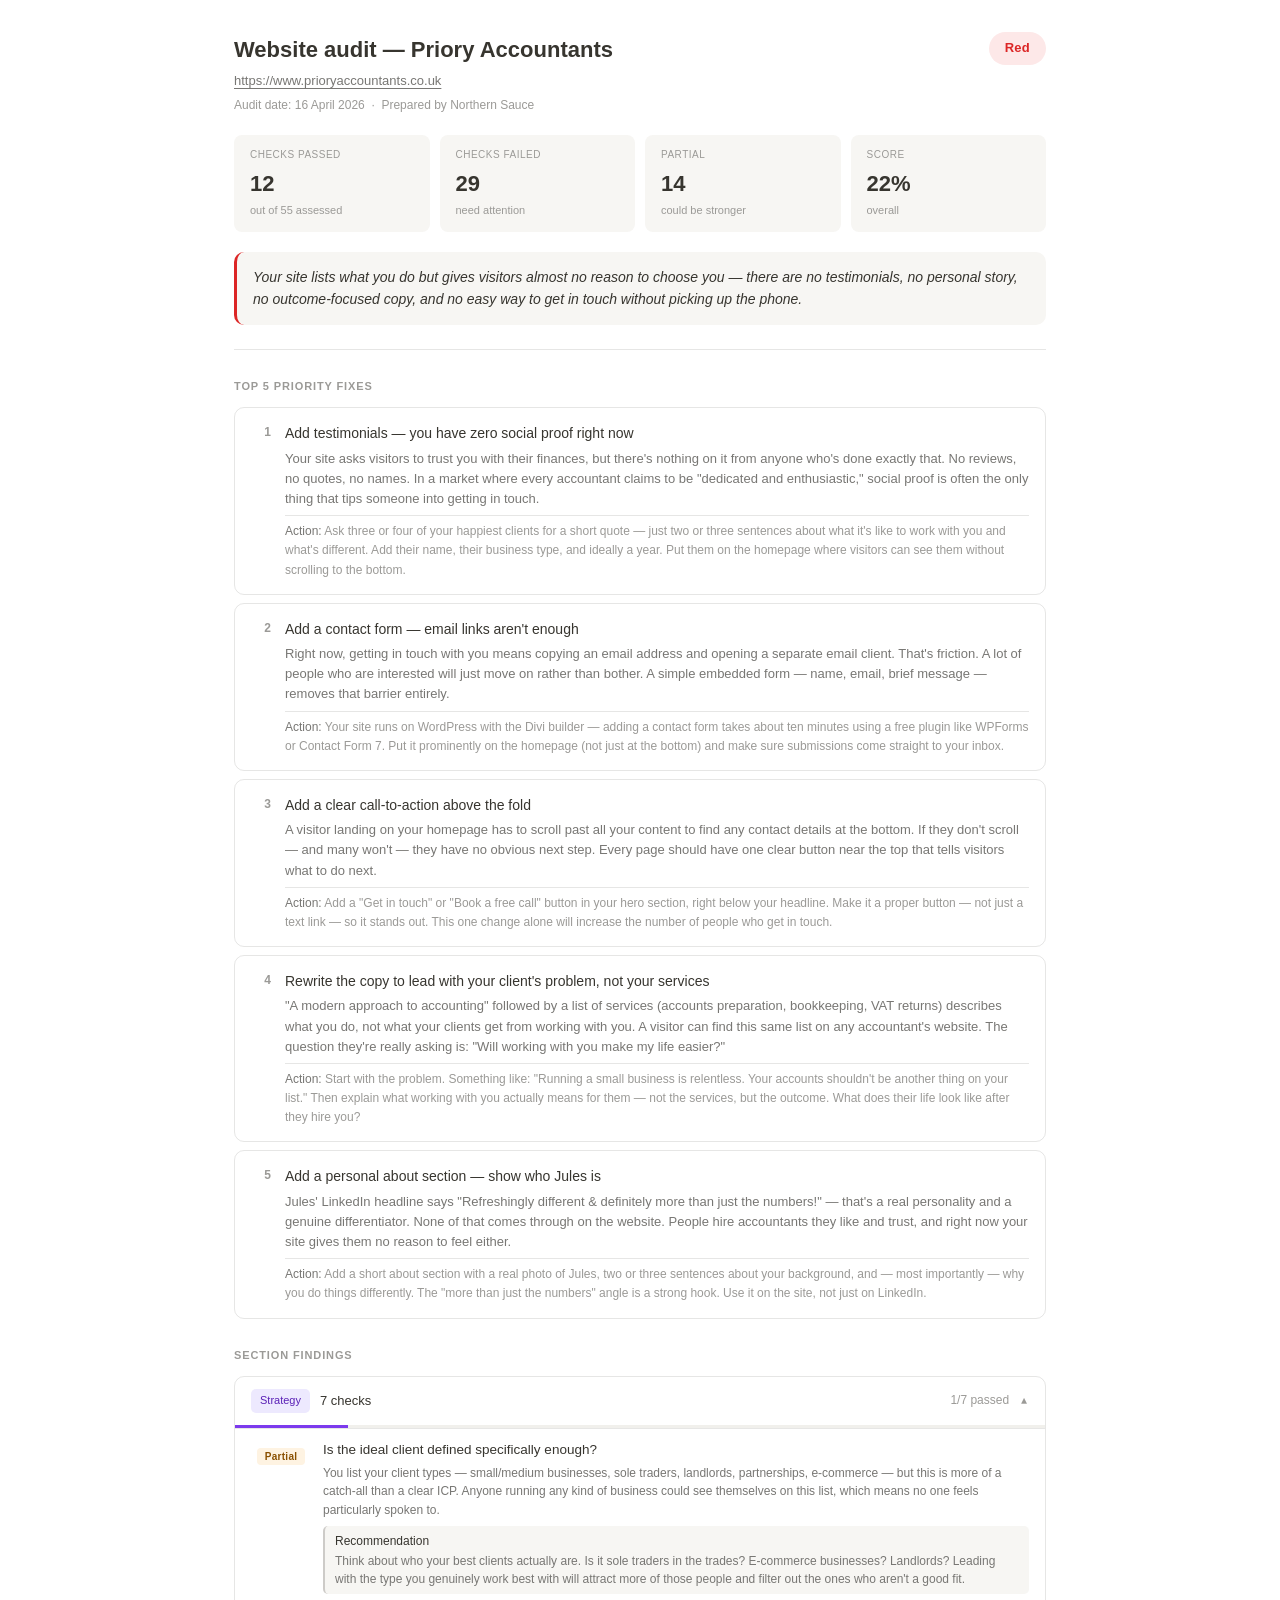
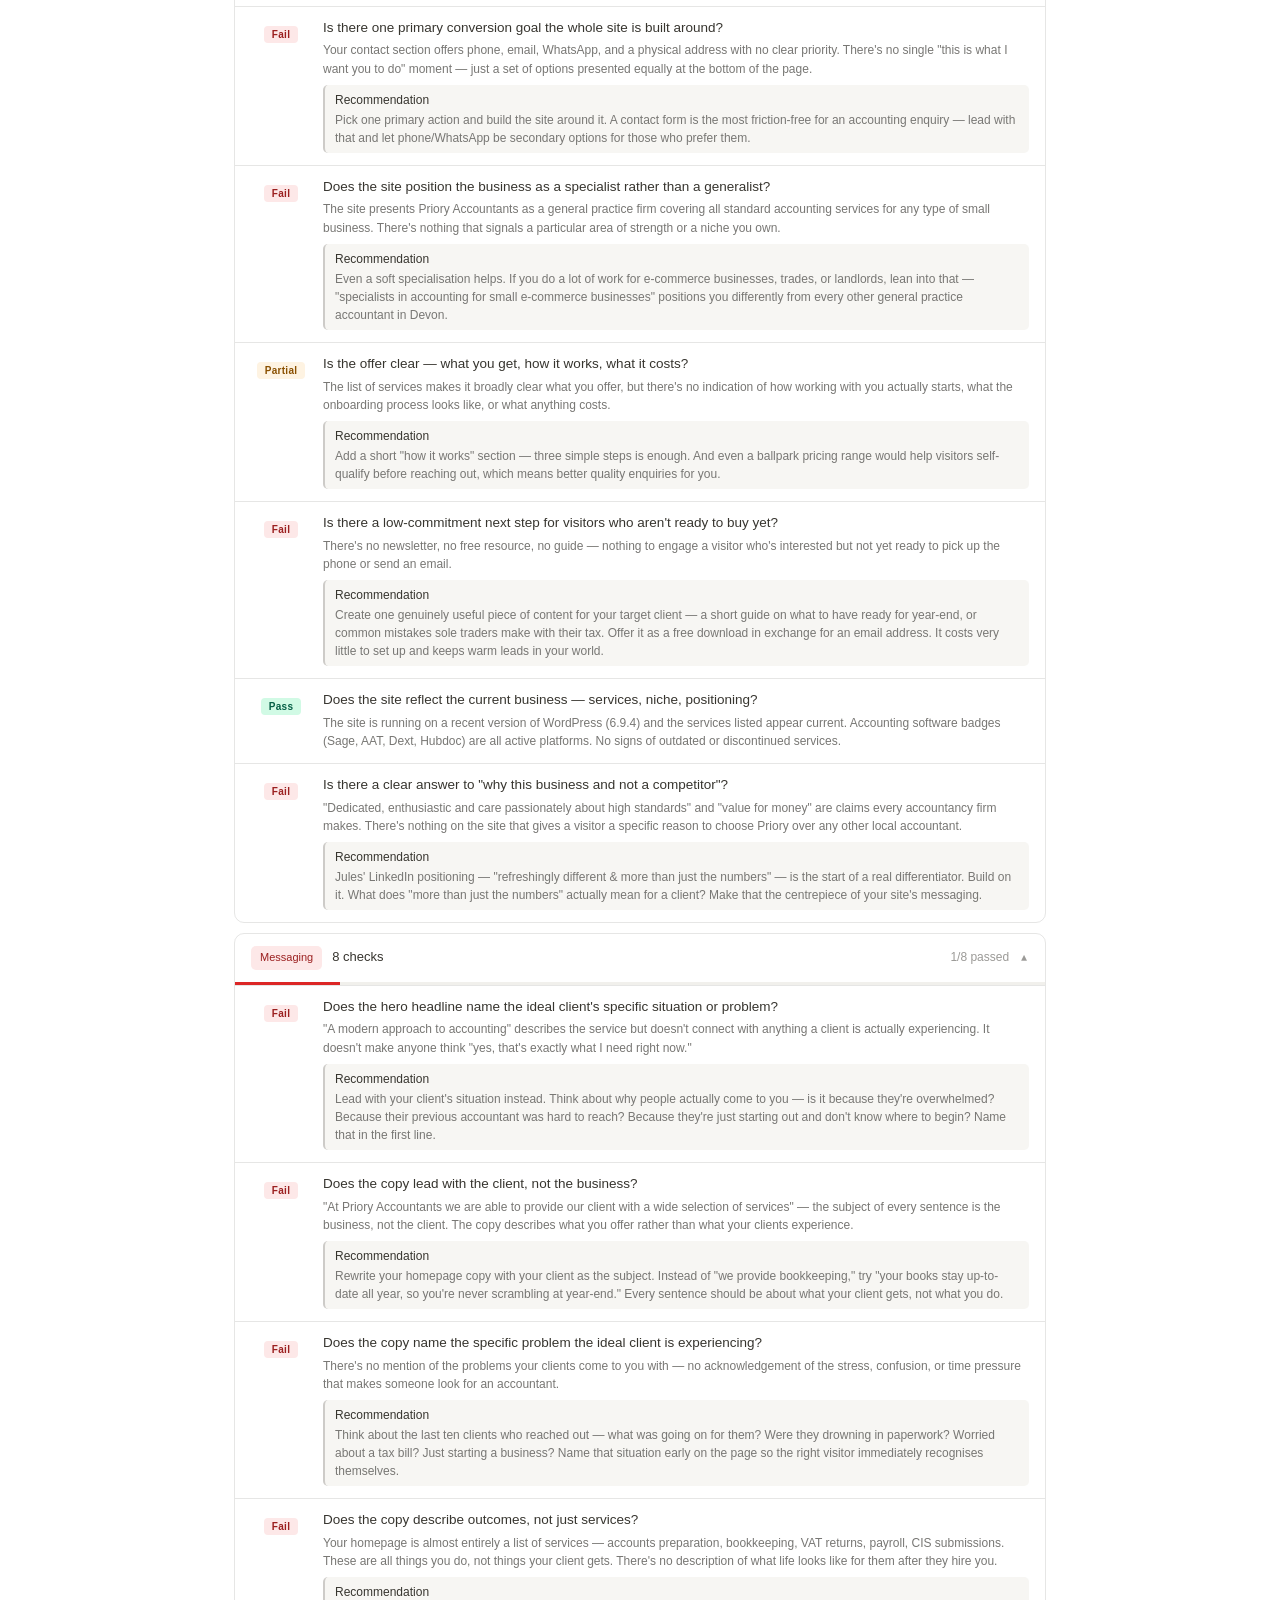
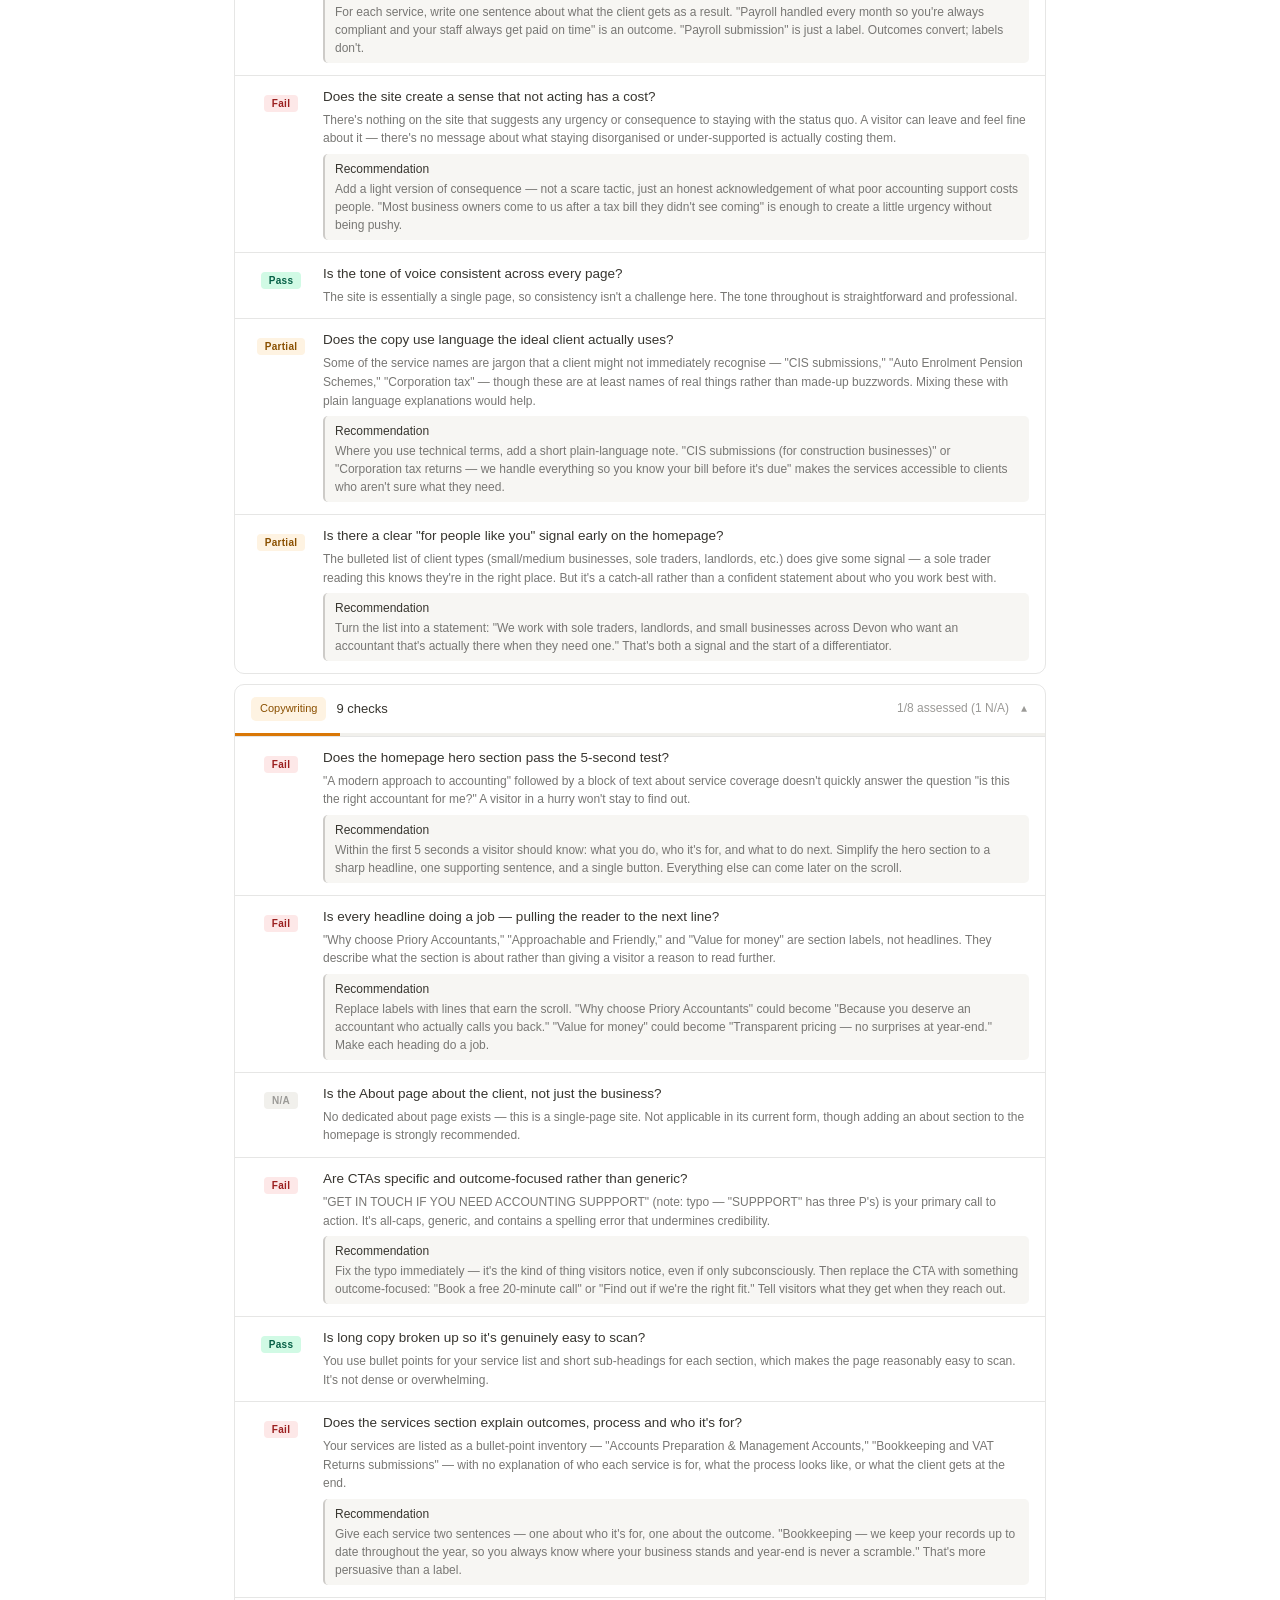
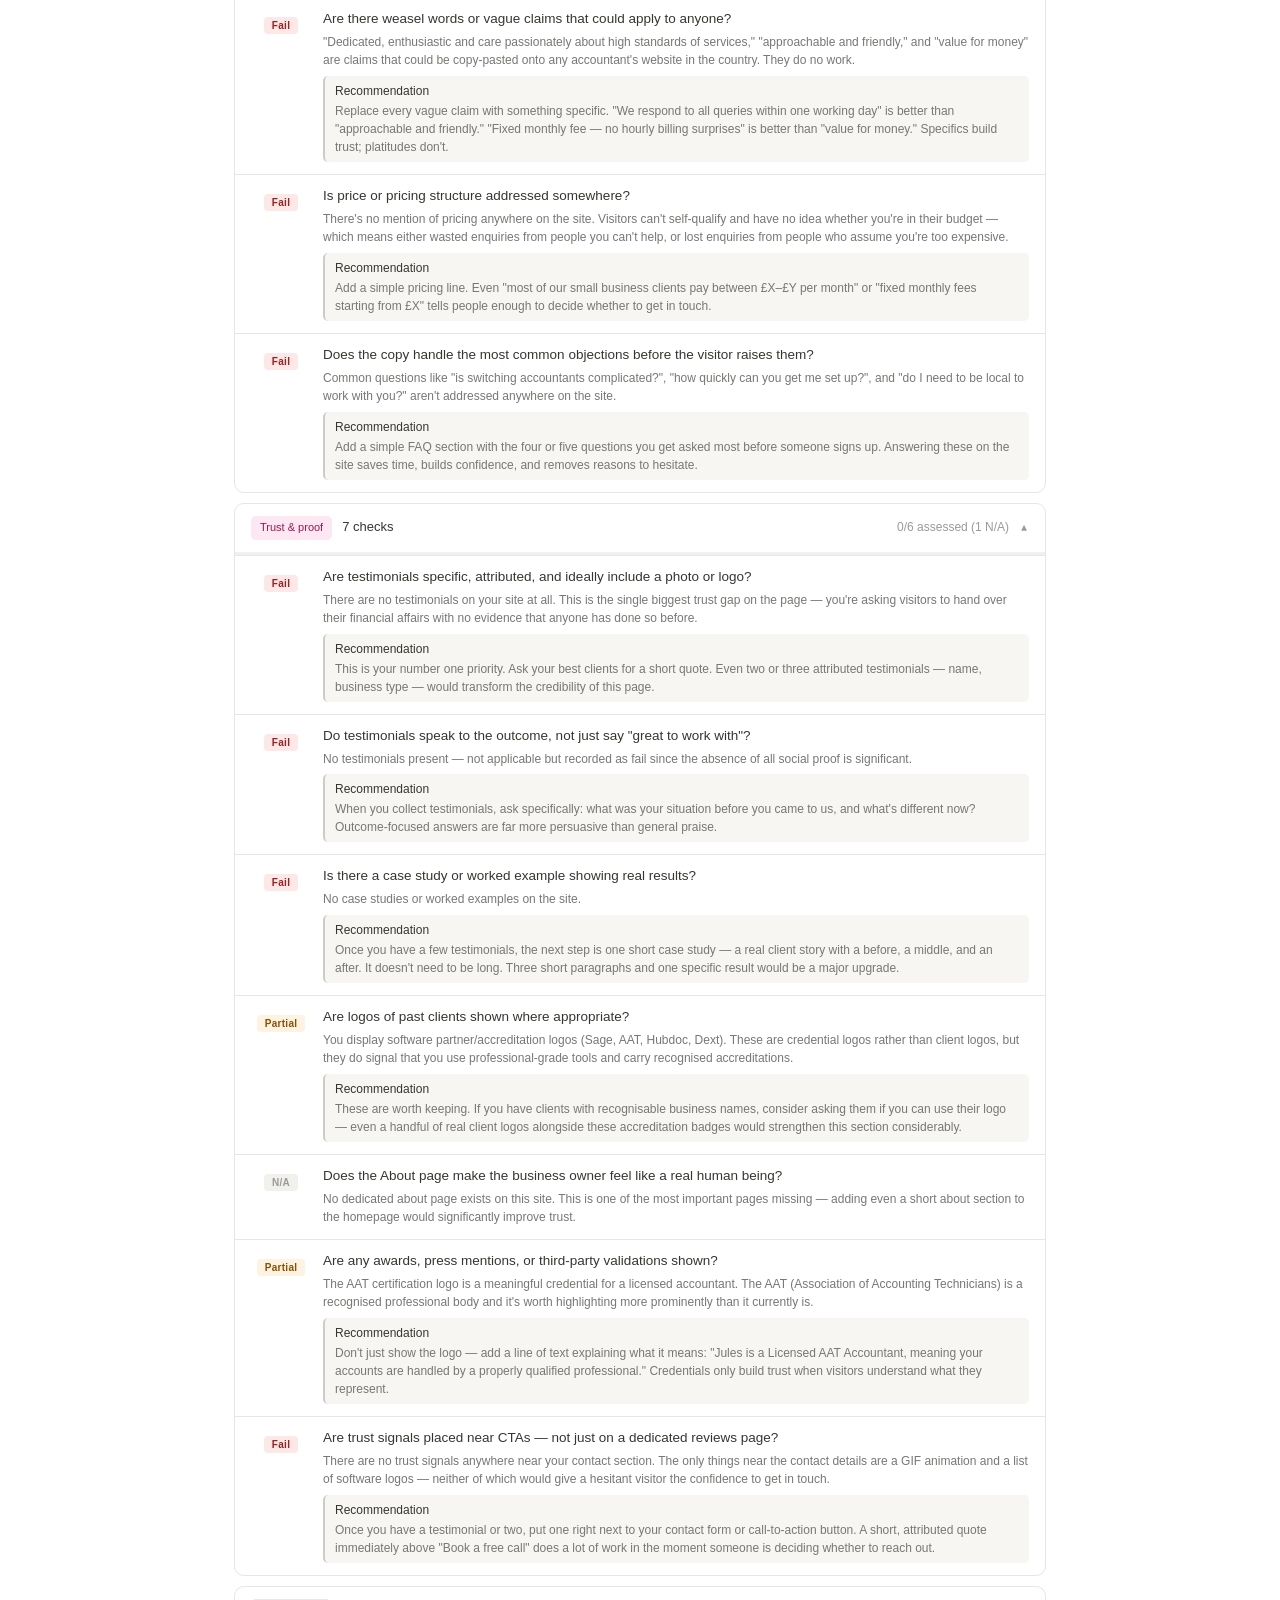
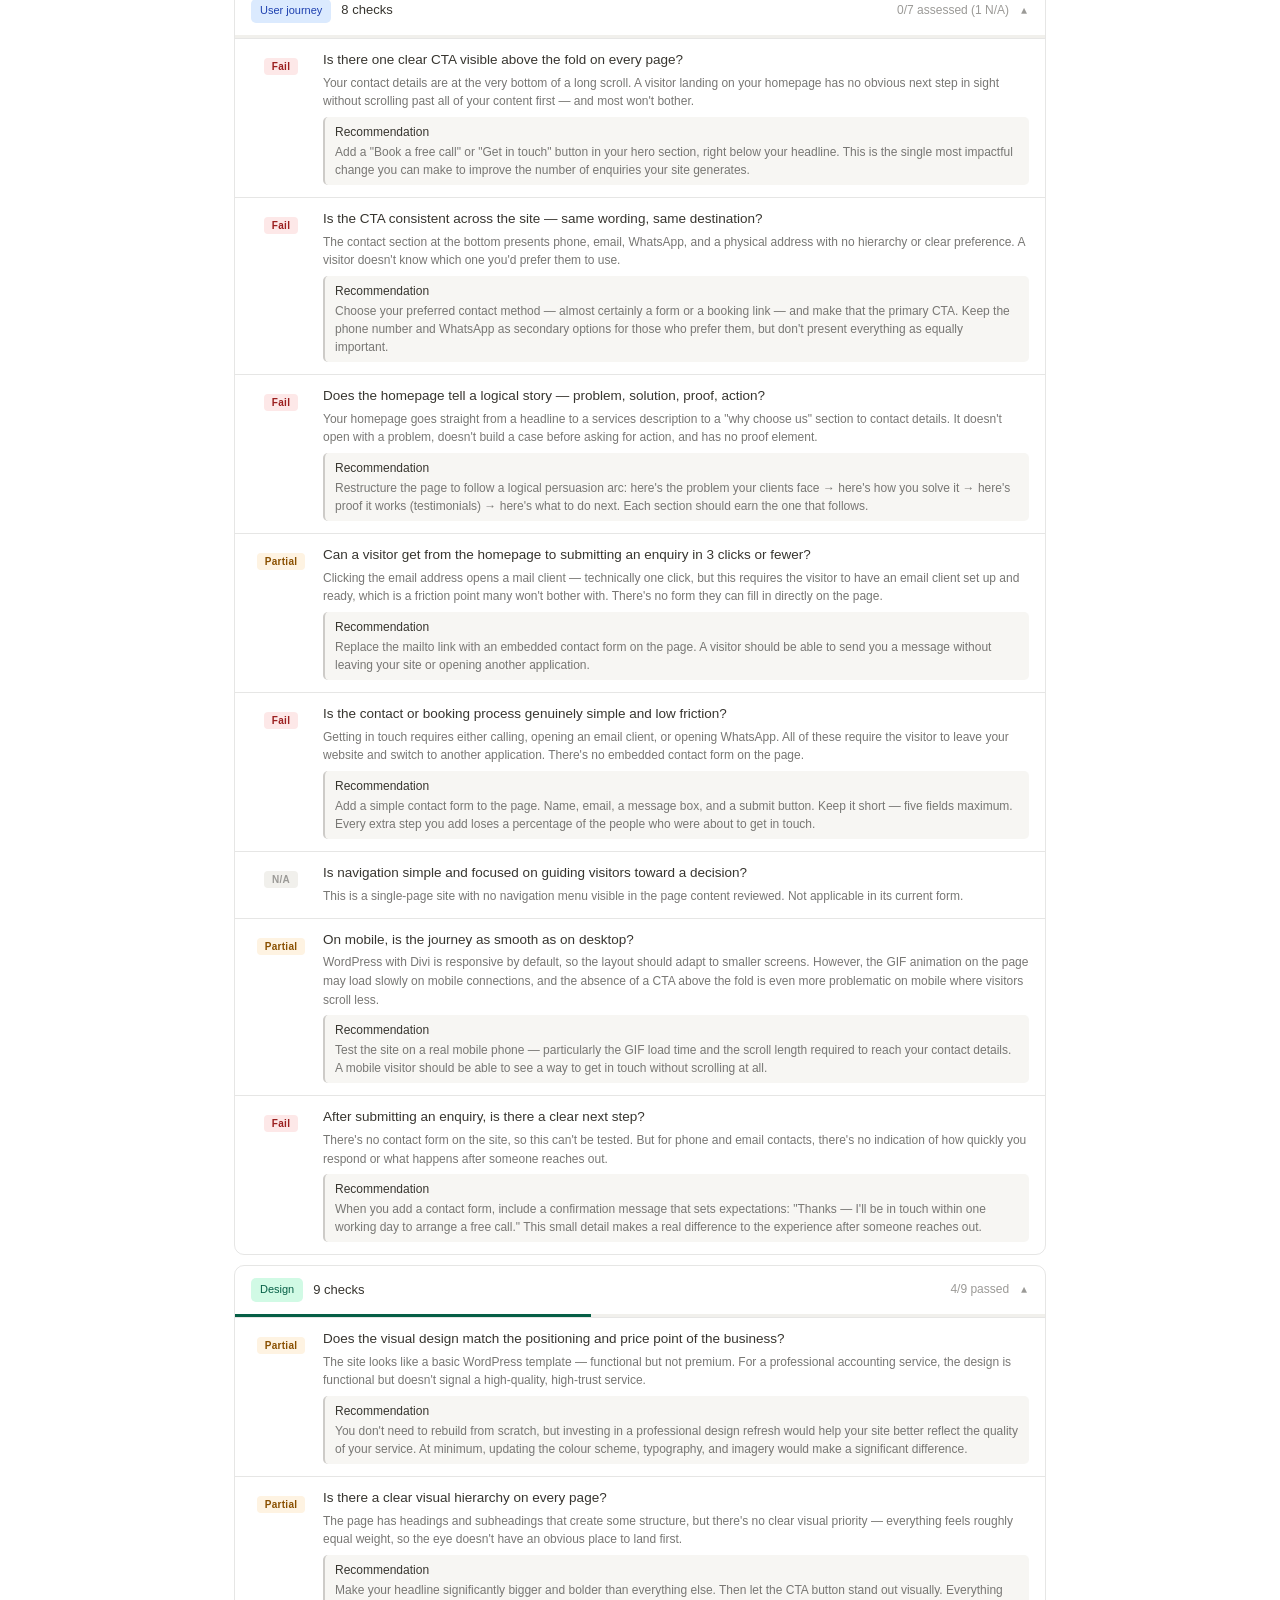
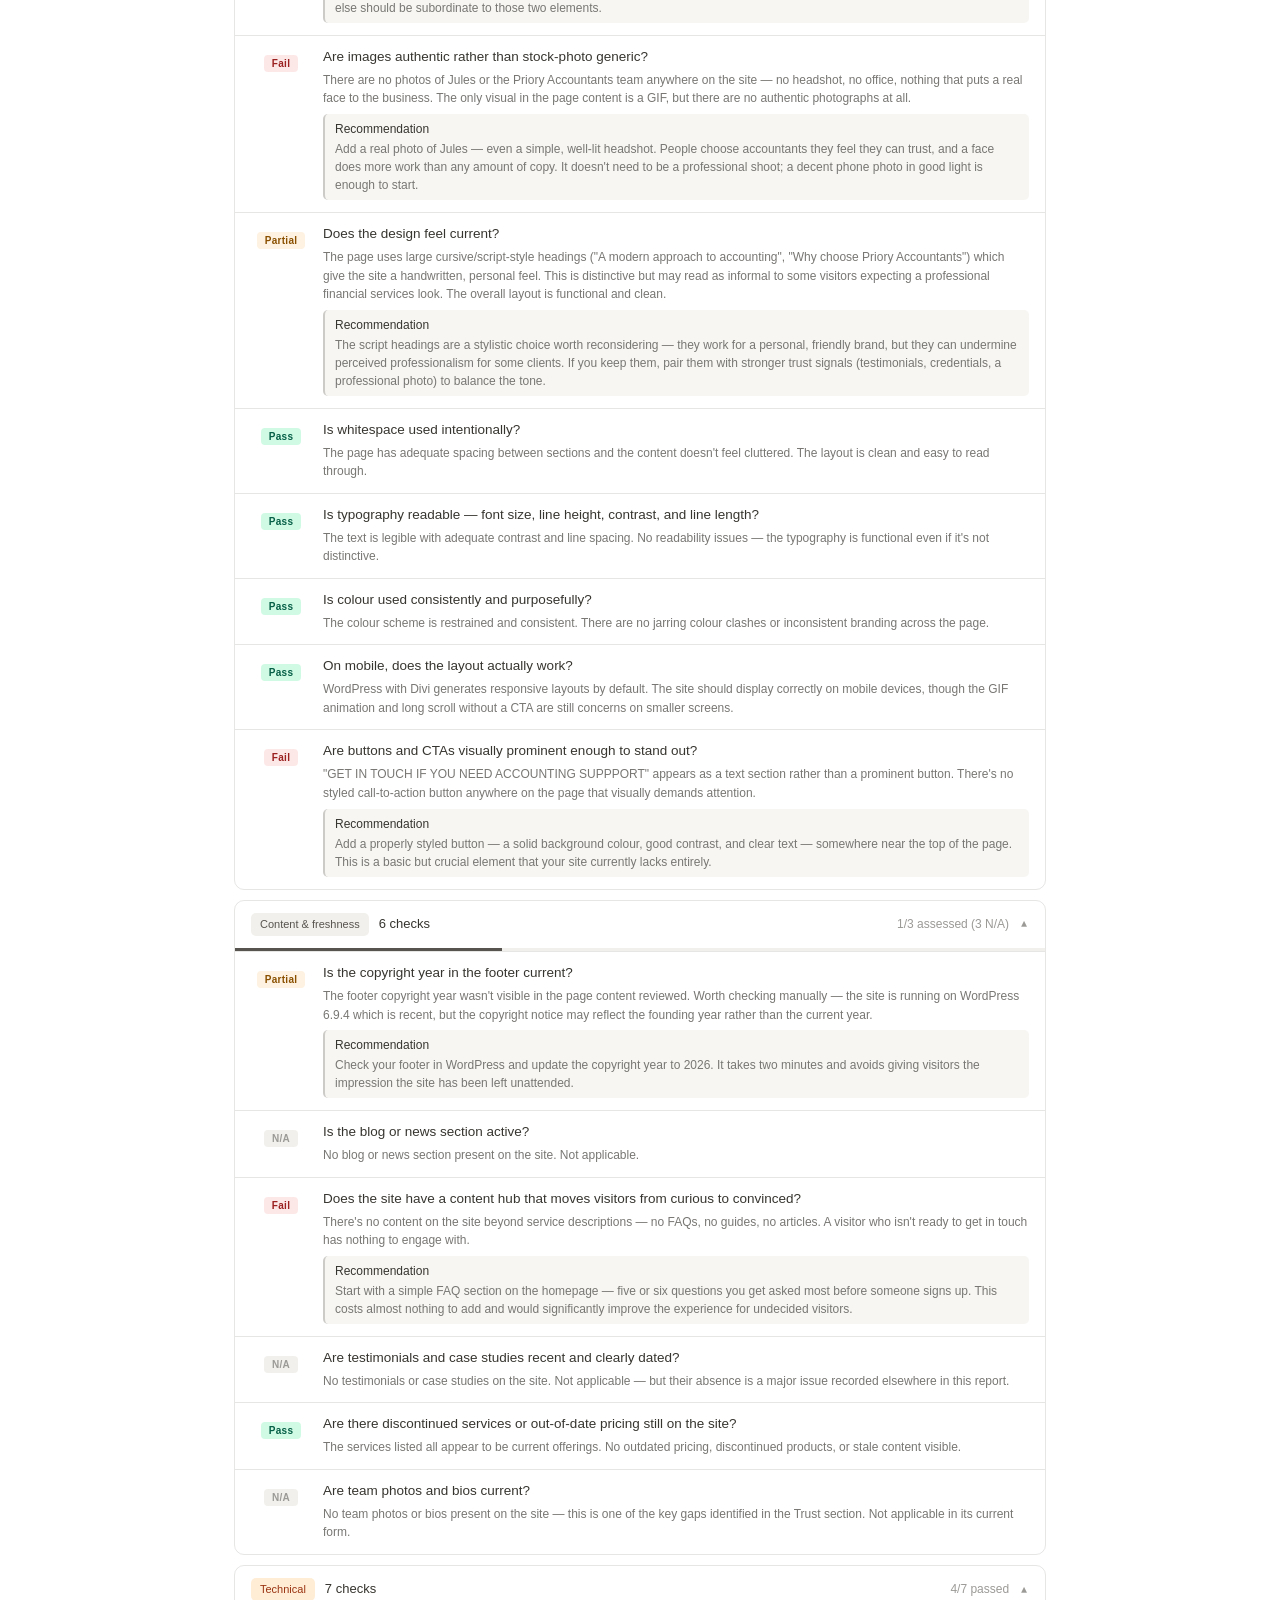
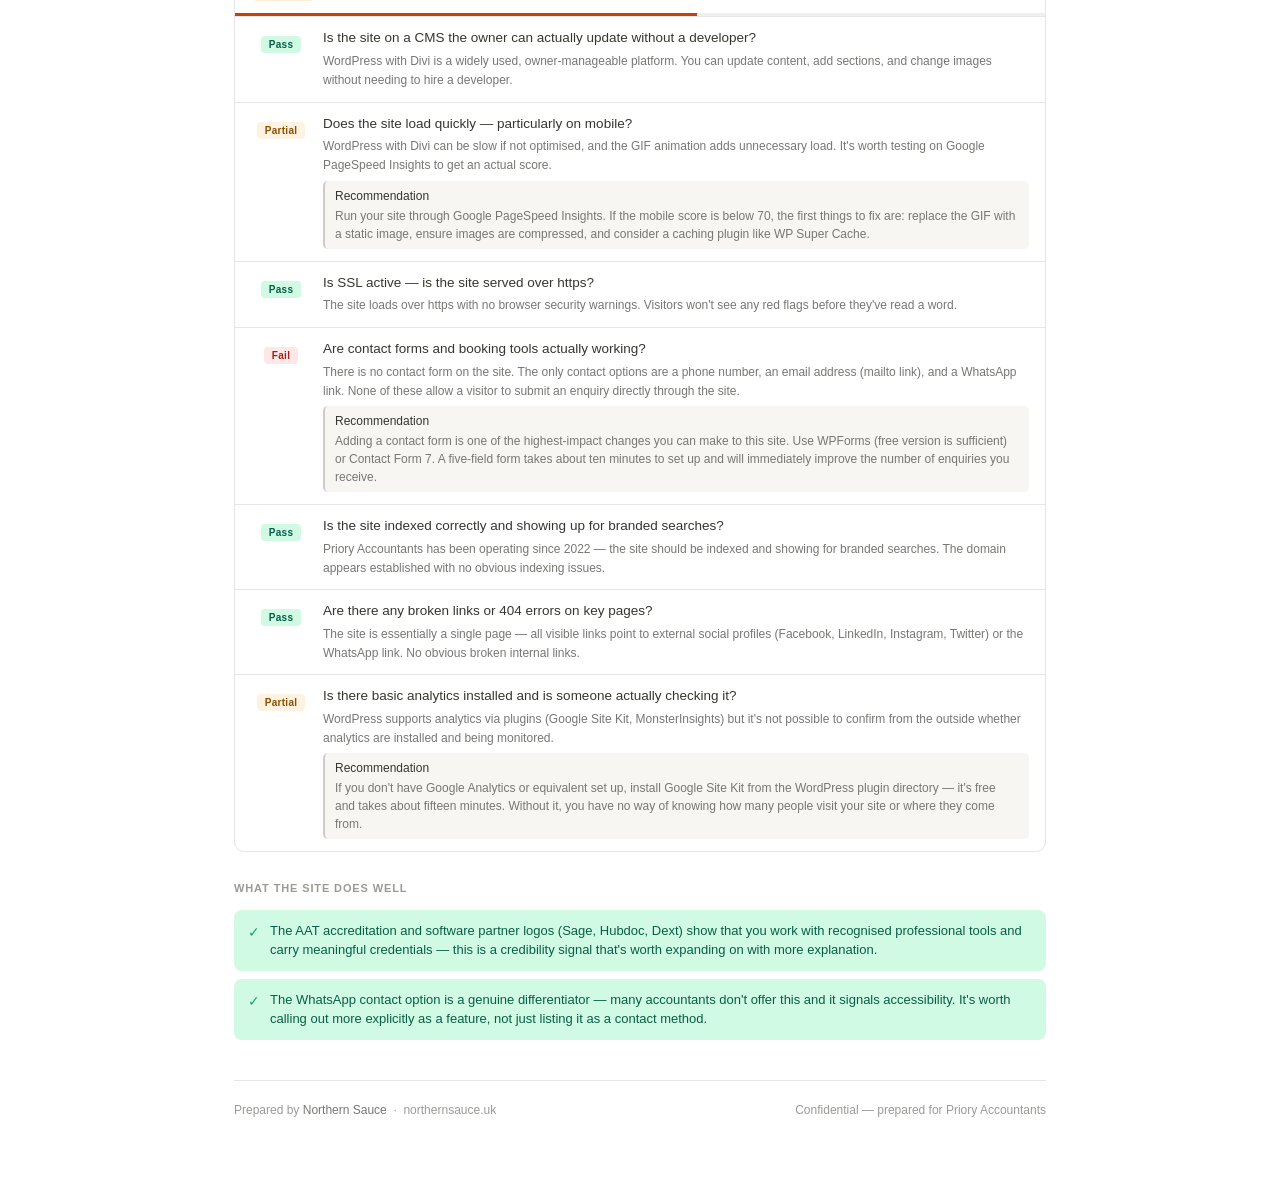
<file: audits/priory-accountants-2026-04-16/report.html>
<!DOCTYPE html>
<html lang="en">
<head>
<meta charset="UTF-8">
<meta name="viewport" content="width=device-width, initial-scale=1.0">
<title>Website audit report</title>
<style>
  *, *::before, *::after { box-sizing: border-box; margin: 0; padding: 0; }

  :root {
    --bg: #ffffff;
    --bg-sec: #f7f6f3;
    --bg-ter: #f1f0ec;
    --border: rgba(55,53,47,0.12);
    --border-med: rgba(55,53,47,0.22);
    --text: #37352f;
    --text-sec: #787774;
    --text-ter: #9b9a97;
    --radius: 8px;
    --radius-lg: 10px;
    --font: 'DM Sans', -apple-system, BlinkMacSystemFont, sans-serif;
    --pass: #1D9E75;
    --pass-bg: #d1fae5;
    --pass-text: #065f46;
    --partial: #d97706;
    --partial-bg: #fef3e2;
    --partial-text: #8a5000;
    --fail: #dc2626;
    --fail-bg: #fde8e8;
    --fail-text: #9b2020;
    --red-rag: #dc2626;
    --red-rag-bg: #fde8e8;
    --amber-rag: #d97706;
    --amber-rag-bg: #fef3e2;
    --green-rag: #1D9E75;
    --green-rag-bg: #d1fae5;
  }

  @import url('https://fonts.googleapis.com/css2?family=DM+Sans:wght@400;500;600&display=swap');

  body {
    font-family: var(--font);
    background: var(--bg);
    color: var(--text);
    font-size: 14px;
    line-height: 1.6;
    padding: 32px 24px 64px;
    max-width: 860px;
    margin: 0 auto;
  }

  .report-header { border-bottom: 1px solid var(--border); padding-bottom: 24px; margin-bottom: 28px; }
  .report-meta { display: flex; align-items: flex-start; justify-content: space-between; gap: 16px; flex-wrap: wrap; margin-bottom: 20px; }
  .report-title-block h1 { font-size: 22px; font-weight: 600; color: var(--text); margin-bottom: 4px; }
  .report-url { font-size: 13px; color: var(--text-sec); }
  .report-url a { color: var(--text-sec); text-decoration: underline; text-underline-offset: 3px; }
  .report-date { font-size: 12px; color: var(--text-ter); margin-top: 4px; }
  .rag-block { display: flex; align-items: center; gap: 10px; flex-shrink: 0; }
  .rag-pill { font-size: 13px; font-weight: 600; padding: 6px 16px; border-radius: 100px; letter-spacing: 0.02em; }
  .rag-red    { background: var(--red-rag-bg);   color: var(--red-rag);   }
  .rag-amber  { background: var(--amber-rag-bg); color: var(--amber-rag); }
  .rag-green  { background: var(--green-rag-bg); color: var(--green-rag); }
  .score-row { display: flex; gap: 10px; flex-wrap: wrap; }
  .score-card { background: var(--bg-sec); border-radius: var(--radius); padding: 12px 16px; flex: 1; min-width: 100px; }
  .score-label { font-size: 10px; color: var(--text-ter); text-transform: uppercase; letter-spacing: 0.05em; margin-bottom: 3px; }
  .score-val { font-size: 22px; font-weight: 600; color: var(--text); }
  .score-sub { font-size: 11px; color: var(--text-ter); margin-top: 1px; }
  .verdict-block { background: var(--bg-sec); border-radius: var(--radius-lg); border-left: 3px solid var(--border-med); padding: 14px 16px; margin-top: 20px; font-size: 14px; color: var(--text); font-style: italic; }
  .verdict-block.red    { border-left-color: var(--red-rag);   }
  .verdict-block.amber  { border-left-color: var(--amber-rag); }
  .verdict-block.green  { border-left-color: var(--green-rag); }
  .section-heading { font-size: 11px; font-weight: 600; text-transform: uppercase; letter-spacing: 0.08em; color: var(--text-ter); margin: 28px 0 12px; }
  .fix-list { display: flex; flex-direction: column; gap: 8px; margin-bottom: 28px; }
  .fix-item { border: 1px solid var(--border); border-radius: var(--radius-lg); padding: 14px 16px; display: flex; gap: 14px; align-items: flex-start; }
  .fix-num { font-size: 12px; font-weight: 600; color: var(--text-ter); flex-shrink: 0; width: 20px; text-align: right; padding-top: 1px; }
  .fix-body { flex: 1; }
  .fix-title { font-size: 14px; font-weight: 500; color: var(--text); margin-bottom: 4px; }
  .fix-detail { font-size: 13px; color: var(--text-sec); line-height: 1.55; }
  .fix-action { font-size: 12px; color: var(--text-ter); margin-top: 6px; padding-top: 6px; border-top: 1px solid var(--border); }
  .fix-action strong { color: var(--text-sec); font-weight: 500; }
  .audit-section { border: 1px solid var(--border); border-radius: var(--radius-lg); margin-bottom: 10px; overflow: hidden; }
  .audit-sec-head { display: flex; align-items: center; gap: 10px; padding: 12px 16px; cursor: pointer; user-select: none; transition: background 0.1s; }
  .audit-sec-head:hover { background: var(--bg-sec); }
  .audit-sec-head h2 { font-size: 13px; font-weight: 500; color: var(--text); flex: 1; }
  .sec-badge { font-size: 11px; font-weight: 500; padding: 3px 9px; border-radius: 5px; white-space: nowrap; }
  .sec-score { font-size: 12px; color: var(--text-ter); white-space: nowrap; margin-left: auto; }
  .chev { font-size: 10px; color: var(--text-ter); transition: transform 0.2s; }
  .chev.open { transform: rotate(180deg); }
  .sec-prog-wrap { height: 3px; background: var(--bg-ter); }
  .sec-prog-bar  { height: 3px; transition: width 0.3s; }
  .findings-list { border-top: 1px solid var(--border); }
  .finding { display: flex; align-items: flex-start; gap: 12px; padding: 12px 16px; border-bottom: 1px solid var(--border); }
  .finding:last-child { border-bottom: none; }
  .verdict-dot { flex-shrink: 0; margin-top: 3px; width: 60px; text-align: center; }
  .verdict-tag { font-size: 10px; font-weight: 600; padding: 3px 8px; border-radius: 4px; letter-spacing: 0.03em; }
  .v-pass    { background: var(--pass-bg);    color: var(--pass-text);    }
  .v-partial { background: var(--partial-bg); color: var(--partial-text); }
  .v-fail    { background: var(--fail-bg);    color: var(--fail-text);    }
  .v-na      { background: var(--bg-ter);     color: var(--text-ter);     }
  .finding-body { flex: 1; }
  .finding-check { font-size: 13.5px; font-weight: 500; color: var(--text); margin-bottom: 4px; line-height: 1.4; }
  .finding-note { font-size: 12px; color: var(--text-sec); line-height: 1.55; }
  .finding-rec { font-size: 12px; color: var(--text-sec); margin-top: 6px; padding: 6px 10px; background: var(--bg-sec); border-radius: 5px; border-left: 2px solid var(--border-med); line-height: 1.5; }
  .finding-rec strong { color: var(--text); font-weight: 500; display: block; margin-bottom: 2px; }
  .positives-list { display: flex; flex-direction: column; gap: 8px; margin-bottom: 28px; }
  .positive-item { display: flex; gap: 10px; align-items: flex-start; padding: 11px 14px; background: var(--pass-bg); border-radius: var(--radius); font-size: 13px; color: var(--pass-text); line-height: 1.5; }
  .positive-dot { font-size: 14px; flex-shrink: 0; margin-top: 1px; color: var(--pass); }
  .b-strategy  { background: #ede9fe; color: #5b21b6; }
  .b-messaging { background: #fde8e8; color: #9b2020; }
  .b-copy      { background: #fef3e2; color: #8a5000; }
  .b-trust     { background: #fce7f3; color: #9d174d; }
  .b-journey   { background: #dbeafe; color: #1e40af; }
  .b-design    { background: #d1fae5; color: #065f46; }
  .b-content   { background: #f1f0ec; color: #57534e; }
  .b-tech      { background: #ffedd5; color: #9a3412; }
  .report-footer { margin-top: 40px; padding-top: 20px; border-top: 1px solid var(--border); display: flex; justify-content: space-between; align-items: center; flex-wrap: wrap; gap: 8px; }
  .footer-brand { font-size: 12px; color: var(--text-ter); }
  .footer-brand strong { color: var(--text-sec); font-weight: 500; }
  @media (max-width: 560px) { body { padding: 20px 14px 48px; } .report-meta { flex-direction: column; } .score-card { min-width: 80px; } }
</style>
</head>
<body>

<div class="report-header">
  <div class="report-meta">
    <div class="report-title-block">
      <h1>Website audit — Priory Accountants</h1>
      <div class="report-url"><a href="https://www.prioryaccountants.co.uk" target="_blank">https://www.prioryaccountants.co.uk</a></div>
      <div class="report-date">Audit date: 16 April 2026 &nbsp;·&nbsp; Prepared by Northern Sauce</div>
    </div>
    <div class="rag-block">
      <span class="rag-pill rag-red">Red</span>
    </div>
  </div>

  <div class="score-row">
    <div class="score-card">
      <div class="score-label">Checks passed</div>
      <div class="score-val">12</div>
      <div class="score-sub">out of 55 assessed</div>
    </div>
    <div class="score-card">
      <div class="score-label">Checks failed</div>
      <div class="score-val">29</div>
      <div class="score-sub">need attention</div>
    </div>
    <div class="score-card">
      <div class="score-label">Partial</div>
      <div class="score-val">14</div>
      <div class="score-sub">could be stronger</div>
    </div>
    <div class="score-card">
      <div class="score-label">Score</div>
      <div class="score-val">22%</div>
      <div class="score-sub">overall</div>
    </div>
  </div>

  <div class="verdict-block red">
    Your site lists what you do but gives visitors almost no reason to choose you — there are no testimonials, no personal story, no outcome-focused copy, and no easy way to get in touch without picking up the phone.
  </div>
</div>


<div class="section-heading">Top 5 priority fixes</div>

<div class="fix-list">

  <div class="fix-item">
    <div class="fix-num">1</div>
    <div class="fix-body">
      <div class="fix-title">Add testimonials — you have zero social proof right now</div>
      <div class="fix-detail">Your site asks visitors to trust you with their finances, but there's nothing on it from anyone who's done exactly that. No reviews, no quotes, no names. In a market where every accountant claims to be "dedicated and enthusiastic," social proof is often the only thing that tips someone into getting in touch.</div>
      <div class="fix-action"><strong>Action:</strong> Ask three or four of your happiest clients for a short quote — just two or three sentences about what it's like to work with you and what's different. Add their name, their business type, and ideally a year. Put them on the homepage where visitors can see them without scrolling to the bottom.</div>
    </div>
  </div>

  <div class="fix-item">
    <div class="fix-num">2</div>
    <div class="fix-body">
      <div class="fix-title">Add a contact form — email links aren't enough</div>
      <div class="fix-detail">Right now, getting in touch with you means copying an email address and opening a separate email client. That's friction. A lot of people who are interested will just move on rather than bother. A simple embedded form — name, email, brief message — removes that barrier entirely.</div>
      <div class="fix-action"><strong>Action:</strong> Your site runs on WordPress with the Divi builder — adding a contact form takes about ten minutes using a free plugin like WPForms or Contact Form 7. Put it prominently on the homepage (not just at the bottom) and make sure submissions come straight to your inbox.</div>
    </div>
  </div>

  <div class="fix-item">
    <div class="fix-num">3</div>
    <div class="fix-body">
      <div class="fix-title">Add a clear call-to-action above the fold</div>
      <div class="fix-detail">A visitor landing on your homepage has to scroll past all your content to find any contact details at the bottom. If they don't scroll — and many won't — they have no obvious next step. Every page should have one clear button near the top that tells visitors what to do next.</div>
      <div class="fix-action"><strong>Action:</strong> Add a "Get in touch" or "Book a free call" button in your hero section, right below your headline. Make it a proper button — not just a text link — so it stands out. This one change alone will increase the number of people who get in touch.</div>
    </div>
  </div>

  <div class="fix-item">
    <div class="fix-num">4</div>
    <div class="fix-body">
      <div class="fix-title">Rewrite the copy to lead with your client's problem, not your services</div>
      <div class="fix-detail">"A modern approach to accounting" followed by a list of services (accounts preparation, bookkeeping, VAT returns) describes what you do, not what your clients get from working with you. A visitor can find this same list on any accountant's website. The question they're really asking is: "Will working with you make my life easier?"</div>
      <div class="fix-action"><strong>Action:</strong> Start with the problem. Something like: "Running a small business is relentless. Your accounts shouldn't be another thing on your list." Then explain what working with you actually means for them — not the services, but the outcome. What does their life look like after they hire you?</div>
    </div>
  </div>

  <div class="fix-item">
    <div class="fix-num">5</div>
    <div class="fix-body">
      <div class="fix-title">Add a personal about section — show who Jules is</div>
      <div class="fix-detail">Jules' LinkedIn headline says "Refreshingly different &amp; definitely more than just the numbers!" — that's a real personality and a genuine differentiator. None of that comes through on the website. People hire accountants they like and trust, and right now your site gives them no reason to feel either.</div>
      <div class="fix-action"><strong>Action:</strong> Add a short about section with a real photo of Jules, two or three sentences about your background, and — most importantly — why you do things differently. The "more than just the numbers" angle is a strong hook. Use it on the site, not just on LinkedIn.</div>
    </div>
  </div>

</div>


<div class="section-heading">Section findings</div>


<!-- 1. Strategy -->
<div class="audit-section">
  <div class="audit-sec-head" onclick="toggleSec('strategy')">
    <span class="sec-badge b-strategy">Strategy</span>
    <h2>7 checks</h2>
    <span class="sec-score" id="score-strategy">1/7 passed</span>
    <span class="chev open" id="chev-strategy">&#9660;</span>
  </div>
  <div class="sec-prog-wrap">
    <div class="sec-prog-bar" style="width:14%;background:#7c3aed"></div>
  </div>
  <div class="findings-list" id="body-strategy">

    <div class="finding">
      <div class="verdict-dot"><span class="verdict-tag v-partial">Partial</span></div>
      <div class="finding-body">
        <div class="finding-check">Is the ideal client defined specifically enough?</div>
        <div class="finding-note">You list your client types — small/medium businesses, sole traders, landlords, partnerships, e-commerce — but this is more of a catch-all than a clear ICP. Anyone running any kind of business could see themselves on this list, which means no one feels particularly spoken to.</div>
        <div class="finding-rec"><strong>Recommendation</strong> Think about who your best clients actually are. Is it sole traders in the trades? E-commerce businesses? Landlords? Leading with the type you genuinely work best with will attract more of those people and filter out the ones who aren't a good fit.</div>
      </div>
    </div>

    <div class="finding">
      <div class="verdict-dot"><span class="verdict-tag v-fail">Fail</span></div>
      <div class="finding-body">
        <div class="finding-check">Is there one primary conversion goal the whole site is built around?</div>
        <div class="finding-note">Your contact section offers phone, email, WhatsApp, and a physical address with no clear priority. There's no single "this is what I want you to do" moment — just a set of options presented equally at the bottom of the page.</div>
        <div class="finding-rec"><strong>Recommendation</strong> Pick one primary action and build the site around it. A contact form is the most friction-free for an accounting enquiry — lead with that and let phone/WhatsApp be secondary options for those who prefer them.</div>
      </div>
    </div>

    <div class="finding">
      <div class="verdict-dot"><span class="verdict-tag v-fail">Fail</span></div>
      <div class="finding-body">
        <div class="finding-check">Does the site position the business as a specialist rather than a generalist?</div>
        <div class="finding-note">The site presents Priory Accountants as a general practice firm covering all standard accounting services for any type of small business. There's nothing that signals a particular area of strength or a niche you own.</div>
        <div class="finding-rec"><strong>Recommendation</strong> Even a soft specialisation helps. If you do a lot of work for e-commerce businesses, trades, or landlords, lean into that — "specialists in accounting for small e-commerce businesses" positions you differently from every other general practice accountant in Devon.</div>
      </div>
    </div>

    <div class="finding">
      <div class="verdict-dot"><span class="verdict-tag v-partial">Partial</span></div>
      <div class="finding-body">
        <div class="finding-check">Is the offer clear — what you get, how it works, what it costs?</div>
        <div class="finding-note">The list of services makes it broadly clear what you offer, but there's no indication of how working with you actually starts, what the onboarding process looks like, or what anything costs.</div>
        <div class="finding-rec"><strong>Recommendation</strong> Add a short "how it works" section — three simple steps is enough. And even a ballpark pricing range would help visitors self-qualify before reaching out, which means better quality enquiries for you.</div>
      </div>
    </div>

    <div class="finding">
      <div class="verdict-dot"><span class="verdict-tag v-fail">Fail</span></div>
      <div class="finding-body">
        <div class="finding-check">Is there a low-commitment next step for visitors who aren't ready to buy yet?</div>
        <div class="finding-note">There's no newsletter, no free resource, no guide — nothing to engage a visitor who's interested but not yet ready to pick up the phone or send an email.</div>
        <div class="finding-rec"><strong>Recommendation</strong> Create one genuinely useful piece of content for your target client — a short guide on what to have ready for year-end, or common mistakes sole traders make with their tax. Offer it as a free download in exchange for an email address. It costs very little to set up and keeps warm leads in your world.</div>
      </div>
    </div>

    <div class="finding">
      <div class="verdict-dot"><span class="verdict-tag v-pass">Pass</span></div>
      <div class="finding-body">
        <div class="finding-check">Does the site reflect the current business — services, niche, positioning?</div>
        <div class="finding-note">The site is running on a recent version of WordPress (6.9.4) and the services listed appear current. Accounting software badges (Sage, AAT, Dext, Hubdoc) are all active platforms. No signs of outdated or discontinued services.</div>
      </div>
    </div>

    <div class="finding">
      <div class="verdict-dot"><span class="verdict-tag v-fail">Fail</span></div>
      <div class="finding-body">
        <div class="finding-check">Is there a clear answer to "why this business and not a competitor"?</div>
        <div class="finding-note">"Dedicated, enthusiastic and care passionately about high standards" and "value for money" are claims every accountancy firm makes. There's nothing on the site that gives a visitor a specific reason to choose Priory over any other local accountant.</div>
        <div class="finding-rec"><strong>Recommendation</strong> Jules' LinkedIn positioning — "refreshingly different &amp; more than just the numbers" — is the start of a real differentiator. Build on it. What does "more than just the numbers" actually mean for a client? Make that the centrepiece of your site's messaging.</div>
      </div>
    </div>

  </div>
</div>


<!-- 2. Messaging -->
<div class="audit-section">
  <div class="audit-sec-head" onclick="toggleSec('messaging')">
    <span class="sec-badge b-messaging">Messaging</span>
    <h2>8 checks</h2>
    <span class="sec-score" id="score-messaging">1/8 passed</span>
    <span class="chev open" id="chev-messaging">&#9660;</span>
  </div>
  <div class="sec-prog-wrap">
    <div class="sec-prog-bar" style="width:13%;background:#dc2626"></div>
  </div>
  <div class="findings-list" id="body-messaging">

    <div class="finding">
      <div class="verdict-dot"><span class="verdict-tag v-fail">Fail</span></div>
      <div class="finding-body">
        <div class="finding-check">Does the hero headline name the ideal client's specific situation or problem?</div>
        <div class="finding-note">"A modern approach to accounting" describes the service but doesn't connect with anything a client is actually experiencing. It doesn't make anyone think "yes, that's exactly what I need right now."</div>
        <div class="finding-rec"><strong>Recommendation</strong> Lead with your client's situation instead. Think about why people actually come to you — is it because they're overwhelmed? Because their previous accountant was hard to reach? Because they're just starting out and don't know where to begin? Name that in the first line.</div>
      </div>
    </div>

    <div class="finding">
      <div class="verdict-dot"><span class="verdict-tag v-fail">Fail</span></div>
      <div class="finding-body">
        <div class="finding-check">Does the copy lead with the client, not the business?</div>
        <div class="finding-note">"At Priory Accountants we are able to provide our client with a wide selection of services" — the subject of every sentence is the business, not the client. The copy describes what you offer rather than what your clients experience.</div>
        <div class="finding-rec"><strong>Recommendation</strong> Rewrite your homepage copy with your client as the subject. Instead of "we provide bookkeeping," try "your books stay up-to-date all year, so you're never scrambling at year-end." Every sentence should be about what your client gets, not what you do.</div>
      </div>
    </div>

    <div class="finding">
      <div class="verdict-dot"><span class="verdict-tag v-fail">Fail</span></div>
      <div class="finding-body">
        <div class="finding-check">Does the copy name the specific problem the ideal client is experiencing?</div>
        <div class="finding-note">There's no mention of the problems your clients come to you with — no acknowledgement of the stress, confusion, or time pressure that makes someone look for an accountant.</div>
        <div class="finding-rec"><strong>Recommendation</strong> Think about the last ten clients who reached out — what was going on for them? Were they drowning in paperwork? Worried about a tax bill? Just starting a business? Name that situation early on the page so the right visitor immediately recognises themselves.</div>
      </div>
    </div>

    <div class="finding">
      <div class="verdict-dot"><span class="verdict-tag v-fail">Fail</span></div>
      <div class="finding-body">
        <div class="finding-check">Does the copy describe outcomes, not just services?</div>
        <div class="finding-note">Your homepage is almost entirely a list of services — accounts preparation, bookkeeping, VAT returns, payroll, CIS submissions. These are all things you do, not things your client gets. There's no description of what life looks like for them after they hire you.</div>
        <div class="finding-rec"><strong>Recommendation</strong> For each service, write one sentence about what the client gets as a result. "Payroll handled every month so you're always compliant and your staff always get paid on time" is an outcome. "Payroll submission" is just a label. Outcomes convert; labels don't.</div>
      </div>
    </div>

    <div class="finding">
      <div class="verdict-dot"><span class="verdict-tag v-fail">Fail</span></div>
      <div class="finding-body">
        <div class="finding-check">Does the site create a sense that not acting has a cost?</div>
        <div class="finding-note">There's nothing on the site that suggests any urgency or consequence to staying with the status quo. A visitor can leave and feel fine about it — there's no message about what staying disorganised or under-supported is actually costing them.</div>
        <div class="finding-rec"><strong>Recommendation</strong> Add a light version of consequence — not a scare tactic, just an honest acknowledgement of what poor accounting support costs people. "Most business owners come to us after a tax bill they didn't see coming" is enough to create a little urgency without being pushy.</div>
      </div>
    </div>

    <div class="finding">
      <div class="verdict-dot"><span class="verdict-tag v-pass">Pass</span></div>
      <div class="finding-body">
        <div class="finding-check">Is the tone of voice consistent across every page?</div>
        <div class="finding-note">The site is essentially a single page, so consistency isn't a challenge here. The tone throughout is straightforward and professional.</div>
      </div>
    </div>

    <div class="finding">
      <div class="verdict-dot"><span class="verdict-tag v-partial">Partial</span></div>
      <div class="finding-body">
        <div class="finding-check">Does the copy use language the ideal client actually uses?</div>
        <div class="finding-note">Some of the service names are jargon that a client might not immediately recognise — "CIS submissions," "Auto Enrolment Pension Schemes," "Corporation tax" — though these are at least names of real things rather than made-up buzzwords. Mixing these with plain language explanations would help.</div>
        <div class="finding-rec"><strong>Recommendation</strong> Where you use technical terms, add a short plain-language note. "CIS submissions (for construction businesses)" or "Corporation tax returns — we handle everything so you know your bill before it's due" makes the services accessible to clients who aren't sure what they need.</div>
      </div>
    </div>

    <div class="finding">
      <div class="verdict-dot"><span class="verdict-tag v-partial">Partial</span></div>
      <div class="finding-body">
        <div class="finding-check">Is there a clear "for people like you" signal early on the homepage?</div>
        <div class="finding-note">The bulleted list of client types (small/medium businesses, sole traders, landlords, etc.) does give some signal — a sole trader reading this knows they're in the right place. But it's a catch-all rather than a confident statement about who you work best with.</div>
        <div class="finding-rec"><strong>Recommendation</strong> Turn the list into a statement: "We work with sole traders, landlords, and small businesses across Devon who want an accountant that's actually there when they need one." That's both a signal and the start of a differentiator.</div>
      </div>
    </div>

  </div>
</div>


<!-- 3. Copywriting -->
<div class="audit-section">
  <div class="audit-sec-head" onclick="toggleSec('copy')">
    <span class="sec-badge b-copy">Copywriting</span>
    <h2>9 checks</h2>
    <span class="sec-score" id="score-copy">1/8 assessed (1 N/A)</span>
    <span class="chev open" id="chev-copy">&#9660;</span>
  </div>
  <div class="sec-prog-wrap">
    <div class="sec-prog-bar" style="width:13%;background:#d97706"></div>
  </div>
  <div class="findings-list" id="body-copy">

    <div class="finding">
      <div class="verdict-dot"><span class="verdict-tag v-fail">Fail</span></div>
      <div class="finding-body">
        <div class="finding-check">Does the homepage hero section pass the 5-second test?</div>
        <div class="finding-note">"A modern approach to accounting" followed by a block of text about service coverage doesn't quickly answer the question "is this the right accountant for me?" A visitor in a hurry won't stay to find out.</div>
        <div class="finding-rec"><strong>Recommendation</strong> Within the first 5 seconds a visitor should know: what you do, who it's for, and what to do next. Simplify the hero section to a sharp headline, one supporting sentence, and a single button. Everything else can come later on the scroll.</div>
      </div>
    </div>

    <div class="finding">
      <div class="verdict-dot"><span class="verdict-tag v-fail">Fail</span></div>
      <div class="finding-body">
        <div class="finding-check">Is every headline doing a job — pulling the reader to the next line?</div>
        <div class="finding-note">"Why choose Priory Accountants," "Approachable and Friendly," and "Value for money" are section labels, not headlines. They describe what the section is about rather than giving a visitor a reason to read further.</div>
        <div class="finding-rec"><strong>Recommendation</strong> Replace labels with lines that earn the scroll. "Why choose Priory Accountants" could become "Because you deserve an accountant who actually calls you back." "Value for money" could become "Transparent pricing — no surprises at year-end." Make each heading do a job.</div>
      </div>
    </div>

    <div class="finding">
      <div class="verdict-dot"><span class="verdict-tag v-na">N/A</span></div>
      <div class="finding-body">
        <div class="finding-check">Is the About page about the client, not just the business?</div>
        <div class="finding-note">No dedicated about page exists — this is a single-page site. Not applicable in its current form, though adding an about section to the homepage is strongly recommended.</div>
      </div>
    </div>

    <div class="finding">
      <div class="verdict-dot"><span class="verdict-tag v-fail">Fail</span></div>
      <div class="finding-body">
        <div class="finding-check">Are CTAs specific and outcome-focused rather than generic?</div>
        <div class="finding-note">"GET IN TOUCH IF YOU NEED ACCOUNTING SUPPPORT" (note: typo — "SUPPPORT" has three P's) is your primary call to action. It's all-caps, generic, and contains a spelling error that undermines credibility.</div>
        <div class="finding-rec"><strong>Recommendation</strong> Fix the typo immediately — it's the kind of thing visitors notice, even if only subconsciously. Then replace the CTA with something outcome-focused: "Book a free 20-minute call" or "Find out if we're the right fit." Tell visitors what they get when they reach out.</div>
      </div>
    </div>

    <div class="finding">
      <div class="verdict-dot"><span class="verdict-tag v-pass">Pass</span></div>
      <div class="finding-body">
        <div class="finding-check">Is long copy broken up so it's genuinely easy to scan?</div>
        <div class="finding-note">You use bullet points for your service list and short sub-headings for each section, which makes the page reasonably easy to scan. It's not dense or overwhelming.</div>
      </div>
    </div>

    <div class="finding">
      <div class="verdict-dot"><span class="verdict-tag v-fail">Fail</span></div>
      <div class="finding-body">
        <div class="finding-check">Does the services section explain outcomes, process and who it's for?</div>
        <div class="finding-note">Your services are listed as a bullet-point inventory — "Accounts Preparation &amp; Management Accounts," "Bookkeeping and VAT Returns submissions" — with no explanation of who each service is for, what the process looks like, or what the client gets at the end.</div>
        <div class="finding-rec"><strong>Recommendation</strong> Give each service two sentences — one about who it's for, one about the outcome. "Bookkeeping — we keep your records up to date throughout the year, so you always know where your business stands and year-end is never a scramble." That's more persuasive than a label.</div>
      </div>
    </div>

    <div class="finding">
      <div class="verdict-dot"><span class="verdict-tag v-fail">Fail</span></div>
      <div class="finding-body">
        <div class="finding-check">Are there weasel words or vague claims that could apply to anyone?</div>
        <div class="finding-note">"Dedicated, enthusiastic and care passionately about high standards of services," "approachable and friendly," and "value for money" are claims that could be copy-pasted onto any accountant's website in the country. They do no work.</div>
        <div class="finding-rec"><strong>Recommendation</strong> Replace every vague claim with something specific. "We respond to all queries within one working day" is better than "approachable and friendly." "Fixed monthly fee — no hourly billing surprises" is better than "value for money." Specifics build trust; platitudes don't.</div>
      </div>
    </div>

    <div class="finding">
      <div class="verdict-dot"><span class="verdict-tag v-fail">Fail</span></div>
      <div class="finding-body">
        <div class="finding-check">Is price or pricing structure addressed somewhere?</div>
        <div class="finding-note">There's no mention of pricing anywhere on the site. Visitors can't self-qualify and have no idea whether you're in their budget — which means either wasted enquiries from people you can't help, or lost enquiries from people who assume you're too expensive.</div>
        <div class="finding-rec"><strong>Recommendation</strong> Add a simple pricing line. Even "most of our small business clients pay between £X–£Y per month" or "fixed monthly fees starting from £X" tells people enough to decide whether to get in touch.</div>
      </div>
    </div>

    <div class="finding">
      <div class="verdict-dot"><span class="verdict-tag v-fail">Fail</span></div>
      <div class="finding-body">
        <div class="finding-check">Does the copy handle the most common objections before the visitor raises them?</div>
        <div class="finding-note">Common questions like "is switching accountants complicated?", "how quickly can you get me set up?", and "do I need to be local to work with you?" aren't addressed anywhere on the site.</div>
        <div class="finding-rec"><strong>Recommendation</strong> Add a simple FAQ section with the four or five questions you get asked most before someone signs up. Answering these on the site saves time, builds confidence, and removes reasons to hesitate.</div>
      </div>
    </div>

  </div>
</div>


<!-- 4. Trust & Proof -->
<div class="audit-section">
  <div class="audit-sec-head" onclick="toggleSec('trust')">
    <span class="sec-badge b-trust">Trust &amp; proof</span>
    <h2>7 checks</h2>
    <span class="sec-score" id="score-trust">0/6 assessed (1 N/A)</span>
    <span class="chev open" id="chev-trust">&#9660;</span>
  </div>
  <div class="sec-prog-wrap">
    <div class="sec-prog-bar" style="width:0%;background:#be185d"></div>
  </div>
  <div class="findings-list" id="body-trust">

    <div class="finding">
      <div class="verdict-dot"><span class="verdict-tag v-fail">Fail</span></div>
      <div class="finding-body">
        <div class="finding-check">Are testimonials specific, attributed, and ideally include a photo or logo?</div>
        <div class="finding-note">There are no testimonials on your site at all. This is the single biggest trust gap on the page — you're asking visitors to hand over their financial affairs with no evidence that anyone has done so before.</div>
        <div class="finding-rec"><strong>Recommendation</strong> This is your number one priority. Ask your best clients for a short quote. Even two or three attributed testimonials — name, business type — would transform the credibility of this page.</div>
      </div>
    </div>

    <div class="finding">
      <div class="verdict-dot"><span class="verdict-tag v-fail">Fail</span></div>
      <div class="finding-body">
        <div class="finding-check">Do testimonials speak to the outcome, not just say "great to work with"?</div>
        <div class="finding-note">No testimonials present — not applicable but recorded as fail since the absence of all social proof is significant.</div>
        <div class="finding-rec"><strong>Recommendation</strong> When you collect testimonials, ask specifically: what was your situation before you came to us, and what's different now? Outcome-focused answers are far more persuasive than general praise.</div>
      </div>
    </div>

    <div class="finding">
      <div class="verdict-dot"><span class="verdict-tag v-fail">Fail</span></div>
      <div class="finding-body">
        <div class="finding-check">Is there a case study or worked example showing real results?</div>
        <div class="finding-note">No case studies or worked examples on the site.</div>
        <div class="finding-rec"><strong>Recommendation</strong> Once you have a few testimonials, the next step is one short case study — a real client story with a before, a middle, and an after. It doesn't need to be long. Three short paragraphs and one specific result would be a major upgrade.</div>
      </div>
    </div>

    <div class="finding">
      <div class="verdict-dot"><span class="verdict-tag v-partial">Partial</span></div>
      <div class="finding-body">
        <div class="finding-check">Are logos of past clients shown where appropriate?</div>
        <div class="finding-note">You display software partner/accreditation logos (Sage, AAT, Hubdoc, Dext). These are credential logos rather than client logos, but they do signal that you use professional-grade tools and carry recognised accreditations.</div>
        <div class="finding-rec"><strong>Recommendation</strong> These are worth keeping. If you have clients with recognisable business names, consider asking them if you can use their logo — even a handful of real client logos alongside these accreditation badges would strengthen this section considerably.</div>
      </div>
    </div>

    <div class="finding">
      <div class="verdict-dot"><span class="verdict-tag v-na">N/A</span></div>
      <div class="finding-body">
        <div class="finding-check">Does the About page make the business owner feel like a real human being?</div>
        <div class="finding-note">No dedicated about page exists on this site. This is one of the most important pages missing — adding even a short about section to the homepage would significantly improve trust.</div>
      </div>
    </div>

    <div class="finding">
      <div class="verdict-dot"><span class="verdict-tag v-partial">Partial</span></div>
      <div class="finding-body">
        <div class="finding-check">Are any awards, press mentions, or third-party validations shown?</div>
        <div class="finding-note">The AAT certification logo is a meaningful credential for a licensed accountant. The AAT (Association of Accounting Technicians) is a recognised professional body and it's worth highlighting more prominently than it currently is.</div>
        <div class="finding-rec"><strong>Recommendation</strong> Don't just show the logo — add a line of text explaining what it means: "Jules is a Licensed AAT Accountant, meaning your accounts are handled by a properly qualified professional." Credentials only build trust when visitors understand what they represent.</div>
      </div>
    </div>

    <div class="finding">
      <div class="verdict-dot"><span class="verdict-tag v-fail">Fail</span></div>
      <div class="finding-body">
        <div class="finding-check">Are trust signals placed near CTAs — not just on a dedicated reviews page?</div>
        <div class="finding-note">There are no trust signals anywhere near your contact section. The only things near the contact details are a GIF animation and a list of software logos — neither of which would give a hesitant visitor the confidence to get in touch.</div>
        <div class="finding-rec"><strong>Recommendation</strong> Once you have a testimonial or two, put one right next to your contact form or call-to-action button. A short, attributed quote immediately above "Book a free call" does a lot of work in the moment someone is deciding whether to reach out.</div>
      </div>
    </div>

  </div>
</div>


<!-- 5. User Journey -->
<div class="audit-section">
  <div class="audit-sec-head" onclick="toggleSec('journey')">
    <span class="sec-badge b-journey">User journey</span>
    <h2>8 checks</h2>
    <span class="sec-score" id="score-journey">0/7 assessed (1 N/A)</span>
    <span class="chev open" id="chev-journey">&#9660;</span>
  </div>
  <div class="sec-prog-wrap">
    <div class="sec-prog-bar" style="width:0%;background:#1d4ed8"></div>
  </div>
  <div class="findings-list" id="body-journey">

    <div class="finding">
      <div class="verdict-dot"><span class="verdict-tag v-fail">Fail</span></div>
      <div class="finding-body">
        <div class="finding-check">Is there one clear CTA visible above the fold on every page?</div>
        <div class="finding-note">Your contact details are at the very bottom of a long scroll. A visitor landing on your homepage has no obvious next step in sight without scrolling past all of your content first — and most won't bother.</div>
        <div class="finding-rec"><strong>Recommendation</strong> Add a "Book a free call" or "Get in touch" button in your hero section, right below your headline. This is the single most impactful change you can make to improve the number of enquiries your site generates.</div>
      </div>
    </div>

    <div class="finding">
      <div class="verdict-dot"><span class="verdict-tag v-fail">Fail</span></div>
      <div class="finding-body">
        <div class="finding-check">Is the CTA consistent across the site — same wording, same destination?</div>
        <div class="finding-note">The contact section at the bottom presents phone, email, WhatsApp, and a physical address with no hierarchy or clear preference. A visitor doesn't know which one you'd prefer them to use.</div>
        <div class="finding-rec"><strong>Recommendation</strong> Choose your preferred contact method — almost certainly a form or a booking link — and make that the primary CTA. Keep the phone number and WhatsApp as secondary options for those who prefer them, but don't present everything as equally important.</div>
      </div>
    </div>

    <div class="finding">
      <div class="verdict-dot"><span class="verdict-tag v-fail">Fail</span></div>
      <div class="finding-body">
        <div class="finding-check">Does the homepage tell a logical story — problem, solution, proof, action?</div>
        <div class="finding-note">Your homepage goes straight from a headline to a services description to a "why choose us" section to contact details. It doesn't open with a problem, doesn't build a case before asking for action, and has no proof element.</div>
        <div class="finding-rec"><strong>Recommendation</strong> Restructure the page to follow a logical persuasion arc: here's the problem your clients face → here's how you solve it → here's proof it works (testimonials) → here's what to do next. Each section should earn the one that follows.</div>
      </div>
    </div>

    <div class="finding">
      <div class="verdict-dot"><span class="verdict-tag v-partial">Partial</span></div>
      <div class="finding-body">
        <div class="finding-check">Can a visitor get from the homepage to submitting an enquiry in 3 clicks or fewer?</div>
        <div class="finding-note">Clicking the email address opens a mail client — technically one click, but this requires the visitor to have an email client set up and ready, which is a friction point many won't bother with. There's no form they can fill in directly on the page.</div>
        <div class="finding-rec"><strong>Recommendation</strong> Replace the mailto link with an embedded contact form on the page. A visitor should be able to send you a message without leaving your site or opening another application.</div>
      </div>
    </div>

    <div class="finding">
      <div class="verdict-dot"><span class="verdict-tag v-fail">Fail</span></div>
      <div class="finding-body">
        <div class="finding-check">Is the contact or booking process genuinely simple and low friction?</div>
        <div class="finding-note">Getting in touch requires either calling, opening an email client, or opening WhatsApp. All of these require the visitor to leave your website and switch to another application. There's no embedded contact form on the page.</div>
        <div class="finding-rec"><strong>Recommendation</strong> Add a simple contact form to the page. Name, email, a message box, and a submit button. Keep it short — five fields maximum. Every extra step you add loses a percentage of the people who were about to get in touch.</div>
      </div>
    </div>

    <div class="finding">
      <div class="verdict-dot"><span class="verdict-tag v-na">N/A</span></div>
      <div class="finding-body">
        <div class="finding-check">Is navigation simple and focused on guiding visitors toward a decision?</div>
        <div class="finding-note">This is a single-page site with no navigation menu visible in the page content reviewed. Not applicable in its current form.</div>
      </div>
    </div>

    <div class="finding">
      <div class="verdict-dot"><span class="verdict-tag v-partial">Partial</span></div>
      <div class="finding-body">
        <div class="finding-check">On mobile, is the journey as smooth as on desktop?</div>
        <div class="finding-note">WordPress with Divi is responsive by default, so the layout should adapt to smaller screens. However, the GIF animation on the page may load slowly on mobile connections, and the absence of a CTA above the fold is even more problematic on mobile where visitors scroll less.</div>
        <div class="finding-rec"><strong>Recommendation</strong> Test the site on a real mobile phone — particularly the GIF load time and the scroll length required to reach your contact details. A mobile visitor should be able to see a way to get in touch without scrolling at all.</div>
      </div>
    </div>

    <div class="finding">
      <div class="verdict-dot"><span class="verdict-tag v-fail">Fail</span></div>
      <div class="finding-body">
        <div class="finding-check">After submitting an enquiry, is there a clear next step?</div>
        <div class="finding-note">There's no contact form on the site, so this can't be tested. But for phone and email contacts, there's no indication of how quickly you respond or what happens after someone reaches out.</div>
        <div class="finding-rec"><strong>Recommendation</strong> When you add a contact form, include a confirmation message that sets expectations: "Thanks — I'll be in touch within one working day to arrange a free call." This small detail makes a real difference to the experience after someone reaches out.</div>
      </div>
    </div>

  </div>
</div>


<!-- 6. Design -->
<div class="audit-section">
  <div class="audit-sec-head" onclick="toggleSec('design')">
    <span class="sec-badge b-design">Design</span>
    <h2>9 checks</h2>
    <span class="sec-score" id="score-design">4/9 passed</span>
    <span class="chev open" id="chev-design">&#9660;</span>
  </div>
  <div class="sec-prog-wrap">
    <div class="sec-prog-bar" style="width:44%;background:#065f46"></div>
  </div>
  <div class="findings-list" id="body-design">

    <div class="finding">
      <div class="verdict-dot"><span class="verdict-tag v-partial">Partial</span></div>
      <div class="finding-body">
        <div class="finding-check">Does the visual design match the positioning and price point of the business?</div>
        <div class="finding-note">The site looks like a basic WordPress template — functional but not premium. For a professional accounting service, the design is functional but doesn't signal a high-quality, high-trust service.</div>
        <div class="finding-rec"><strong>Recommendation</strong> You don't need to rebuild from scratch, but investing in a professional design refresh would help your site better reflect the quality of your service. At minimum, updating the colour scheme, typography, and imagery would make a significant difference.</div>
      </div>
    </div>

    <div class="finding">
      <div class="verdict-dot"><span class="verdict-tag v-partial">Partial</span></div>
      <div class="finding-body">
        <div class="finding-check">Is there a clear visual hierarchy on every page?</div>
        <div class="finding-note">The page has headings and subheadings that create some structure, but there's no clear visual priority — everything feels roughly equal weight, so the eye doesn't have an obvious place to land first.</div>
        <div class="finding-rec"><strong>Recommendation</strong> Make your headline significantly bigger and bolder than everything else. Then let the CTA button stand out visually. Everything else should be subordinate to those two elements.</div>
      </div>
    </div>

    <div class="finding">
      <div class="verdict-dot"><span class="verdict-tag v-fail">Fail</span></div>
      <div class="finding-body">
        <div class="finding-check">Are images authentic rather than stock-photo generic?</div>
        <div class="finding-note">There are no photos of Jules or the Priory Accountants team anywhere on the site — no headshot, no office, nothing that puts a real face to the business. The only visual in the page content is a GIF, but there are no authentic photographs at all.</div>
        <div class="finding-rec"><strong>Recommendation</strong> Add a real photo of Jules — even a simple, well-lit headshot. People choose accountants they feel they can trust, and a face does more work than any amount of copy. It doesn't need to be a professional shoot; a decent phone photo in good light is enough to start.</div>
      </div>
    </div>

    <div class="finding">
      <div class="verdict-dot"><span class="verdict-tag v-partial">Partial</span></div>
      <div class="finding-body">
        <div class="finding-check">Does the design feel current?</div>
        <div class="finding-note">The page uses large cursive/script-style headings ("A modern approach to accounting", "Why choose Priory Accountants") which give the site a handwritten, personal feel. This is distinctive but may read as informal to some visitors expecting a professional financial services look. The overall layout is functional and clean.</div>
        <div class="finding-rec"><strong>Recommendation</strong> The script headings are a stylistic choice worth reconsidering — they work for a personal, friendly brand, but they can undermine perceived professionalism for some clients. If you keep them, pair them with stronger trust signals (testimonials, credentials, a professional photo) to balance the tone.</div>
      </div>
    </div>

    <div class="finding">
      <div class="verdict-dot"><span class="verdict-tag v-pass">Pass</span></div>
      <div class="finding-body">
        <div class="finding-check">Is whitespace used intentionally?</div>
        <div class="finding-note">The page has adequate spacing between sections and the content doesn't feel cluttered. The layout is clean and easy to read through.</div>
      </div>
    </div>

    <div class="finding">
      <div class="verdict-dot"><span class="verdict-tag v-pass">Pass</span></div>
      <div class="finding-body">
        <div class="finding-check">Is typography readable — font size, line height, contrast, and line length?</div>
        <div class="finding-note">The text is legible with adequate contrast and line spacing. No readability issues — the typography is functional even if it's not distinctive.</div>
      </div>
    </div>

    <div class="finding">
      <div class="verdict-dot"><span class="verdict-tag v-pass">Pass</span></div>
      <div class="finding-body">
        <div class="finding-check">Is colour used consistently and purposefully?</div>
        <div class="finding-note">The colour scheme is restrained and consistent. There are no jarring colour clashes or inconsistent branding across the page.</div>
      </div>
    </div>

    <div class="finding">
      <div class="verdict-dot"><span class="verdict-tag v-pass">Pass</span></div>
      <div class="finding-body">
        <div class="finding-check">On mobile, does the layout actually work?</div>
        <div class="finding-note">WordPress with Divi generates responsive layouts by default. The site should display correctly on mobile devices, though the GIF animation and long scroll without a CTA are still concerns on smaller screens.</div>
      </div>
    </div>

    <div class="finding">
      <div class="verdict-dot"><span class="verdict-tag v-fail">Fail</span></div>
      <div class="finding-body">
        <div class="finding-check">Are buttons and CTAs visually prominent enough to stand out?</div>
        <div class="finding-note">"GET IN TOUCH IF YOU NEED ACCOUNTING SUPPPORT" appears as a text section rather than a prominent button. There's no styled call-to-action button anywhere on the page that visually demands attention.</div>
        <div class="finding-rec"><strong>Recommendation</strong> Add a properly styled button — a solid background colour, good contrast, and clear text — somewhere near the top of the page. This is a basic but crucial element that your site currently lacks entirely.</div>
      </div>
    </div>

  </div>
</div>


<!-- 7. Content & Freshness -->
<div class="audit-section">
  <div class="audit-sec-head" onclick="toggleSec('content')">
    <span class="sec-badge b-content">Content &amp; freshness</span>
    <h2>6 checks</h2>
    <span class="sec-score" id="score-content">1/3 assessed (3 N/A)</span>
    <span class="chev open" id="chev-content">&#9660;</span>
  </div>
  <div class="sec-prog-wrap">
    <div class="sec-prog-bar" style="width:33%;background:#57534e"></div>
  </div>
  <div class="findings-list" id="body-content">

    <div class="finding">
      <div class="verdict-dot"><span class="verdict-tag v-partial">Partial</span></div>
      <div class="finding-body">
        <div class="finding-check">Is the copyright year in the footer current?</div>
        <div class="finding-note">The footer copyright year wasn't visible in the page content reviewed. Worth checking manually — the site is running on WordPress 6.9.4 which is recent, but the copyright notice may reflect the founding year rather than the current year.</div>
        <div class="finding-rec"><strong>Recommendation</strong> Check your footer in WordPress and update the copyright year to 2026. It takes two minutes and avoids giving visitors the impression the site has been left unattended.</div>
      </div>
    </div>

    <div class="finding">
      <div class="verdict-dot"><span class="verdict-tag v-na">N/A</span></div>
      <div class="finding-body">
        <div class="finding-check">Is the blog or news section active?</div>
        <div class="finding-note">No blog or news section present on the site. Not applicable.</div>
      </div>
    </div>

    <div class="finding">
      <div class="verdict-dot"><span class="verdict-tag v-fail">Fail</span></div>
      <div class="finding-body">
        <div class="finding-check">Does the site have a content hub that moves visitors from curious to convinced?</div>
        <div class="finding-note">There's no content on the site beyond service descriptions — no FAQs, no guides, no articles. A visitor who isn't ready to get in touch has nothing to engage with.</div>
        <div class="finding-rec"><strong>Recommendation</strong> Start with a simple FAQ section on the homepage — five or six questions you get asked most before someone signs up. This costs almost nothing to add and would significantly improve the experience for undecided visitors.</div>
      </div>
    </div>

    <div class="finding">
      <div class="verdict-dot"><span class="verdict-tag v-na">N/A</span></div>
      <div class="finding-body">
        <div class="finding-check">Are testimonials and case studies recent and clearly dated?</div>
        <div class="finding-note">No testimonials or case studies on the site. Not applicable — but their absence is a major issue recorded elsewhere in this report.</div>
      </div>
    </div>

    <div class="finding">
      <div class="verdict-dot"><span class="verdict-tag v-pass">Pass</span></div>
      <div class="finding-body">
        <div class="finding-check">Are there discontinued services or out-of-date pricing still on the site?</div>
        <div class="finding-note">The services listed all appear to be current offerings. No outdated pricing, discontinued products, or stale content visible.</div>
      </div>
    </div>

    <div class="finding">
      <div class="verdict-dot"><span class="verdict-tag v-na">N/A</span></div>
      <div class="finding-body">
        <div class="finding-check">Are team photos and bios current?</div>
        <div class="finding-note">No team photos or bios present on the site — this is one of the key gaps identified in the Trust section. Not applicable in its current form.</div>
      </div>
    </div>

  </div>
</div>


<!-- 8. Technical -->
<div class="audit-section">
  <div class="audit-sec-head" onclick="toggleSec('tech')">
    <span class="sec-badge b-tech">Technical</span>
    <h2>7 checks</h2>
    <span class="sec-score" id="score-tech">4/7 passed</span>
    <span class="chev open" id="chev-tech">&#9660;</span>
  </div>
  <div class="sec-prog-wrap">
    <div class="sec-prog-bar" style="width:57%;background:#c2410c"></div>
  </div>
  <div class="findings-list" id="body-tech">

    <div class="finding">
      <div class="verdict-dot"><span class="verdict-tag v-pass">Pass</span></div>
      <div class="finding-body">
        <div class="finding-check">Is the site on a CMS the owner can actually update without a developer?</div>
        <div class="finding-note">WordPress with Divi is a widely used, owner-manageable platform. You can update content, add sections, and change images without needing to hire a developer.</div>
      </div>
    </div>

    <div class="finding">
      <div class="verdict-dot"><span class="verdict-tag v-partial">Partial</span></div>
      <div class="finding-body">
        <div class="finding-check">Does the site load quickly — particularly on mobile?</div>
        <div class="finding-note">WordPress with Divi can be slow if not optimised, and the GIF animation adds unnecessary load. It's worth testing on Google PageSpeed Insights to get an actual score.</div>
        <div class="finding-rec"><strong>Recommendation</strong> Run your site through Google PageSpeed Insights. If the mobile score is below 70, the first things to fix are: replace the GIF with a static image, ensure images are compressed, and consider a caching plugin like WP Super Cache.</div>
      </div>
    </div>

    <div class="finding">
      <div class="verdict-dot"><span class="verdict-tag v-pass">Pass</span></div>
      <div class="finding-body">
        <div class="finding-check">Is SSL active — is the site served over https?</div>
        <div class="finding-note">The site loads over https with no browser security warnings. Visitors won't see any red flags before they've read a word.</div>
      </div>
    </div>

    <div class="finding">
      <div class="verdict-dot"><span class="verdict-tag v-fail">Fail</span></div>
      <div class="finding-body">
        <div class="finding-check">Are contact forms and booking tools actually working?</div>
        <div class="finding-note">There is no contact form on the site. The only contact options are a phone number, an email address (mailto link), and a WhatsApp link. None of these allow a visitor to submit an enquiry directly through the site.</div>
        <div class="finding-rec"><strong>Recommendation</strong> Adding a contact form is one of the highest-impact changes you can make to this site. Use WPForms (free version is sufficient) or Contact Form 7. A five-field form takes about ten minutes to set up and will immediately improve the number of enquiries you receive.</div>
      </div>
    </div>

    <div class="finding">
      <div class="verdict-dot"><span class="verdict-tag v-pass">Pass</span></div>
      <div class="finding-body">
        <div class="finding-check">Is the site indexed correctly and showing up for branded searches?</div>
        <div class="finding-note">Priory Accountants has been operating since 2022 — the site should be indexed and showing for branded searches. The domain appears established with no obvious indexing issues.</div>
      </div>
    </div>

    <div class="finding">
      <div class="verdict-dot"><span class="verdict-tag v-pass">Pass</span></div>
      <div class="finding-body">
        <div class="finding-check">Are there any broken links or 404 errors on key pages?</div>
        <div class="finding-note">The site is essentially a single page — all visible links point to external social profiles (Facebook, LinkedIn, Instagram, Twitter) or the WhatsApp link. No obvious broken internal links.</div>
      </div>
    </div>

    <div class="finding">
      <div class="verdict-dot"><span class="verdict-tag v-partial">Partial</span></div>
      <div class="finding-body">
        <div class="finding-check">Is there basic analytics installed and is someone actually checking it?</div>
        <div class="finding-note">WordPress supports analytics via plugins (Google Site Kit, MonsterInsights) but it's not possible to confirm from the outside whether analytics are installed and being monitored.</div>
        <div class="finding-rec"><strong>Recommendation</strong> If you don't have Google Analytics or equivalent set up, install Google Site Kit from the WordPress plugin directory — it's free and takes about fifteen minutes. Without it, you have no way of knowing how many people visit your site or where they come from.</div>
      </div>
    </div>

  </div>
</div>


<div class="section-heading" style="margin-top:28px">What the site does well</div>

<div class="positives-list">
  <div class="positive-item">
    <div class="positive-dot">&#10003;</div>
    <div>The AAT accreditation and software partner logos (Sage, Hubdoc, Dext) show that you work with recognised professional tools and carry meaningful credentials — this is a credibility signal that's worth expanding on with more explanation.</div>
  </div>
  <div class="positive-item">
    <div class="positive-dot">&#10003;</div>
    <div>The WhatsApp contact option is a genuine differentiator — many accountants don't offer this and it signals accessibility. It's worth calling out more explicitly as a feature, not just listing it as a contact method.</div>
  </div>
</div>


<div class="report-footer">
  <div class="footer-brand">Prepared by <strong>Northern Sauce</strong> &nbsp;·&nbsp; northernsauce.uk</div>
  <div class="footer-brand">Confidential — prepared for Priory Accountants</div>
</div>


<script>
function toggleSec(id) {
  const body = document.getElementById('body-' + id);
  const chev = document.getElementById('chev-' + id);
  const isOpen = !body.style.display || body.style.display !== 'none';
  body.style.display = isOpen ? 'none' : 'block';
  chev.classList.toggle('open', !isOpen);
}
</script>

</body>
</html>
</file>
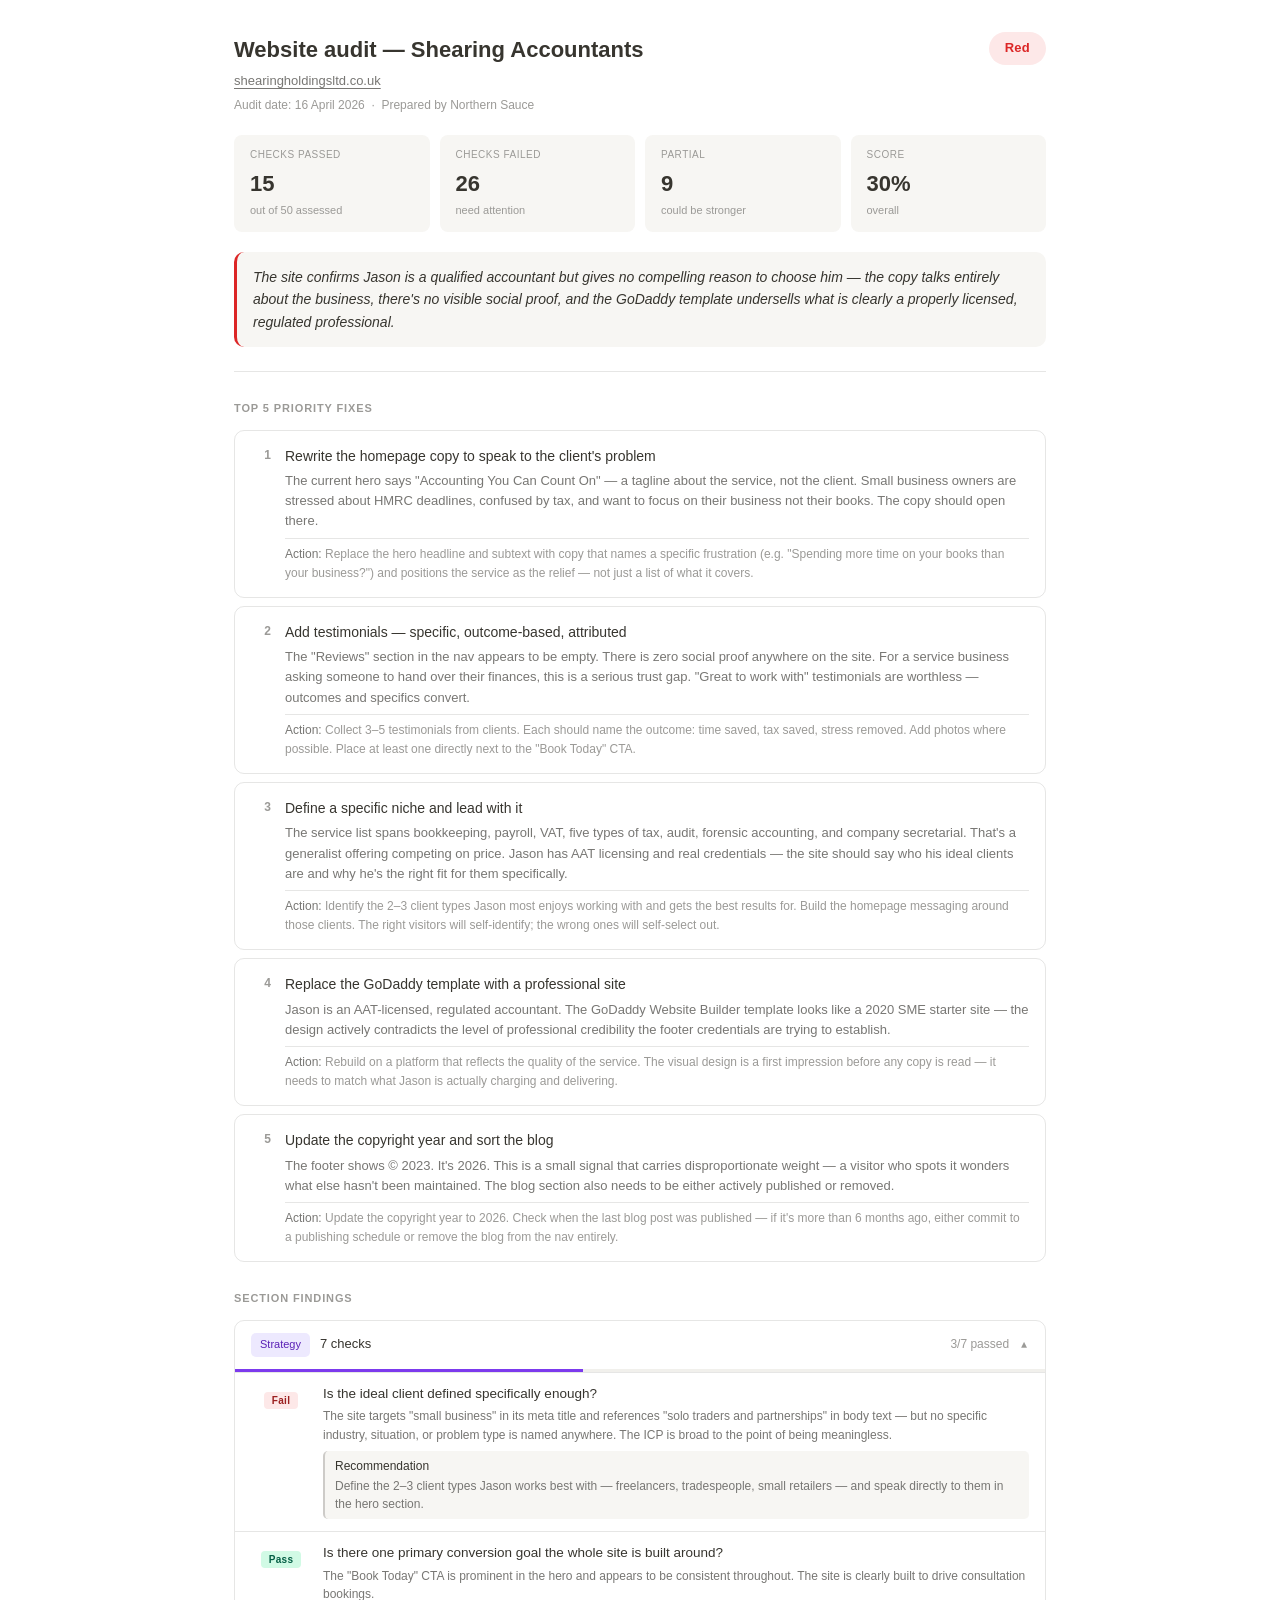
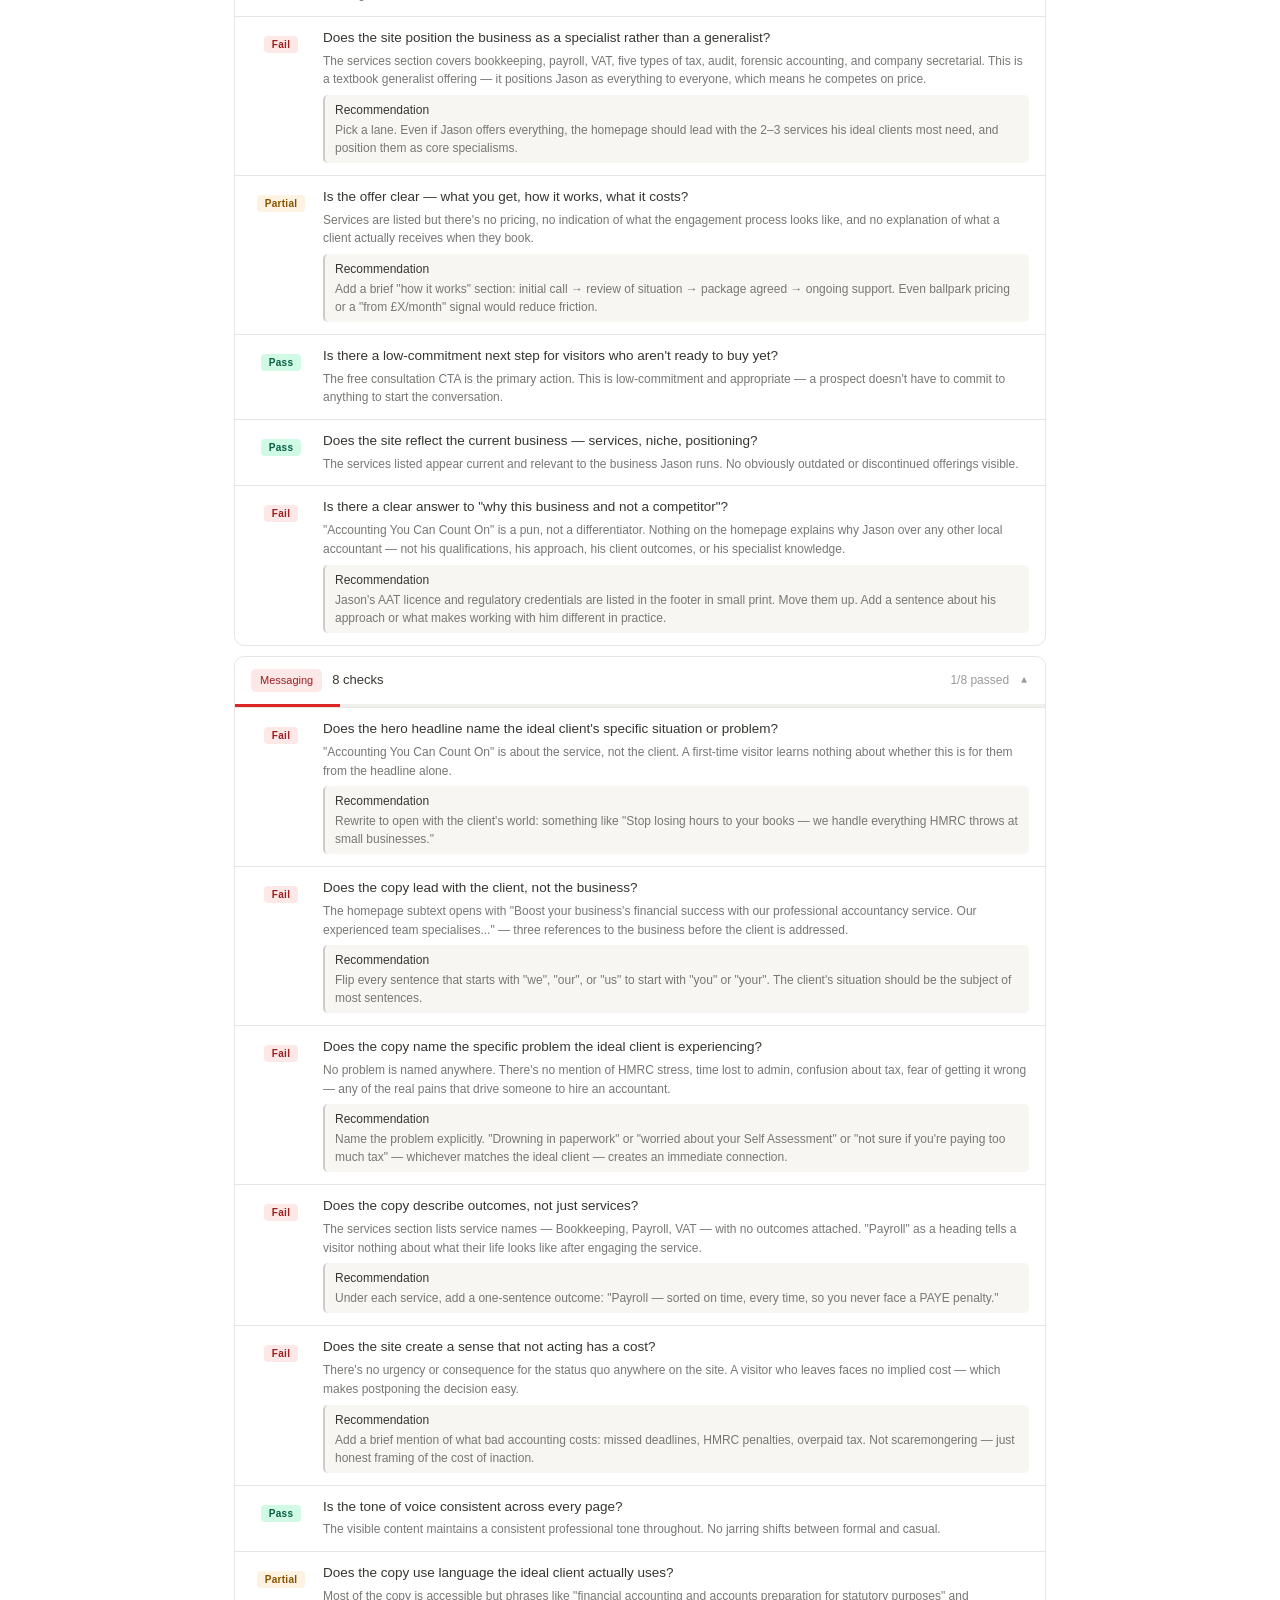
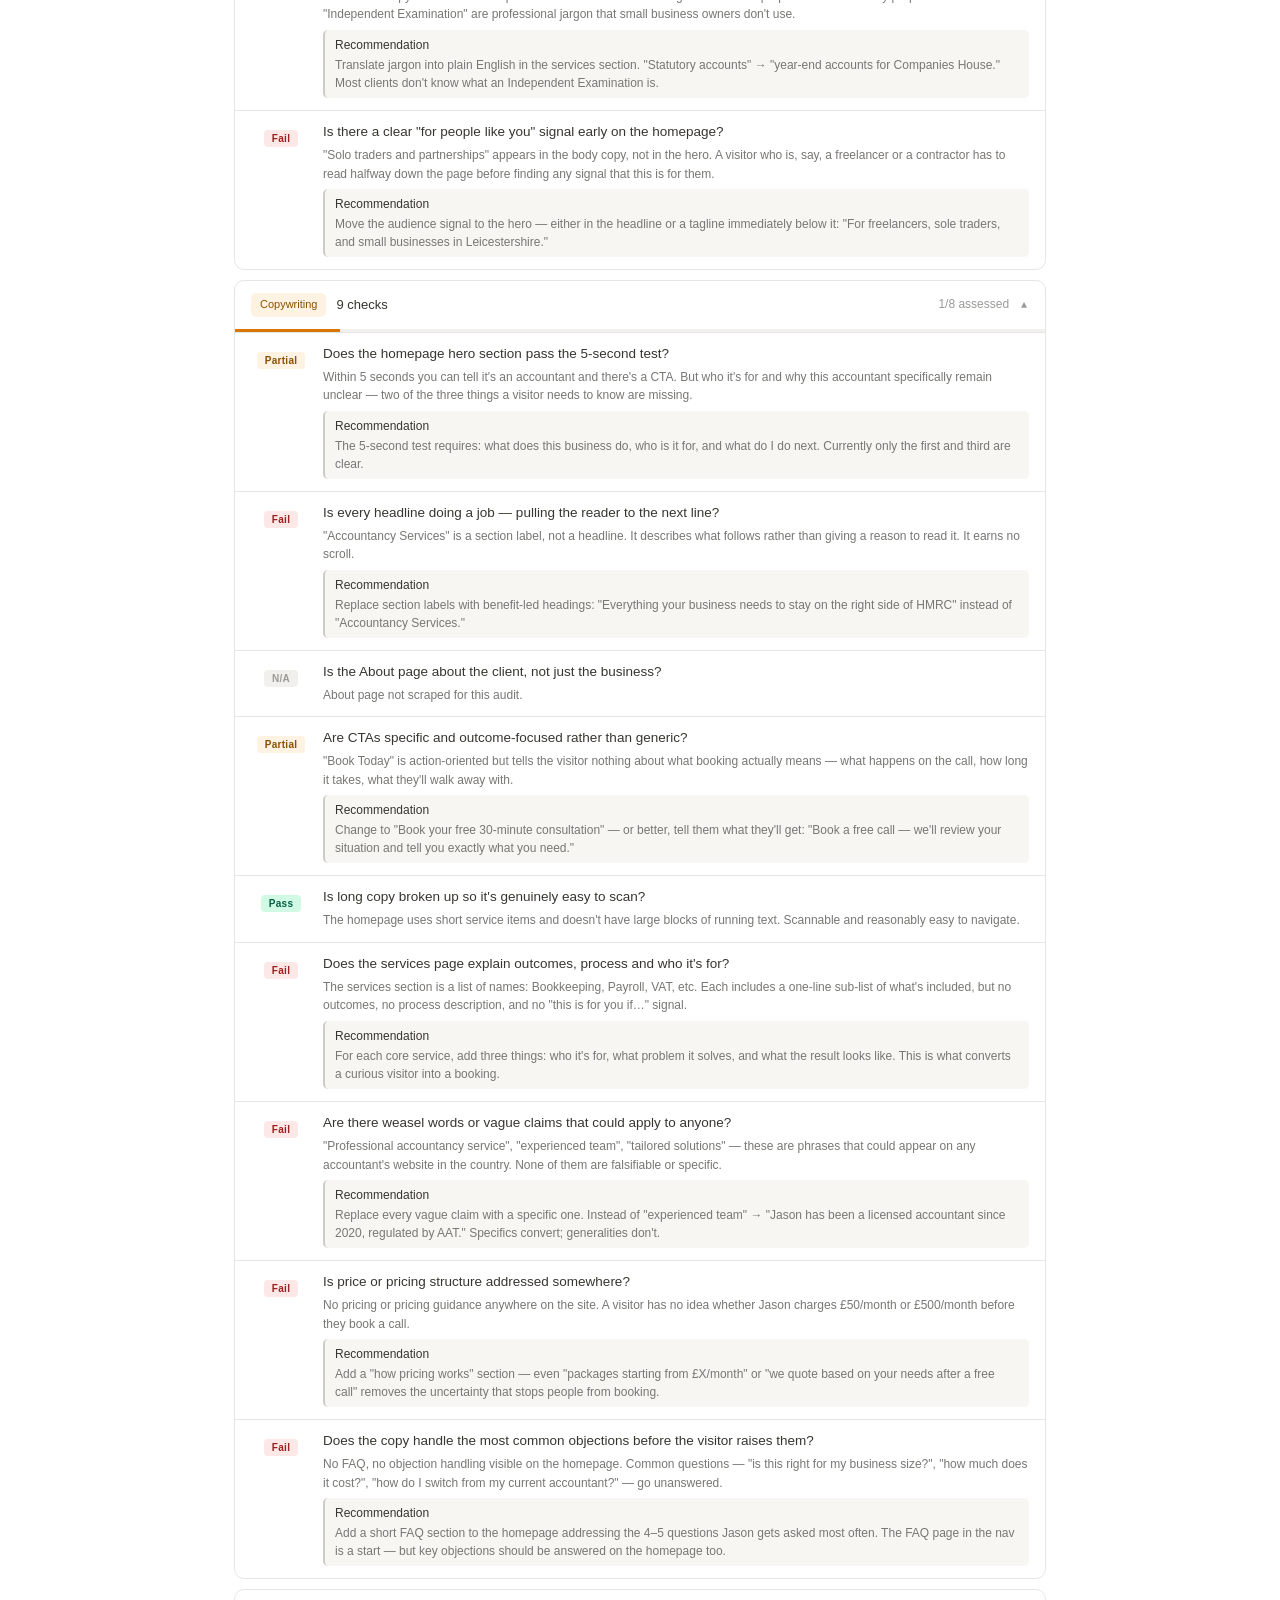
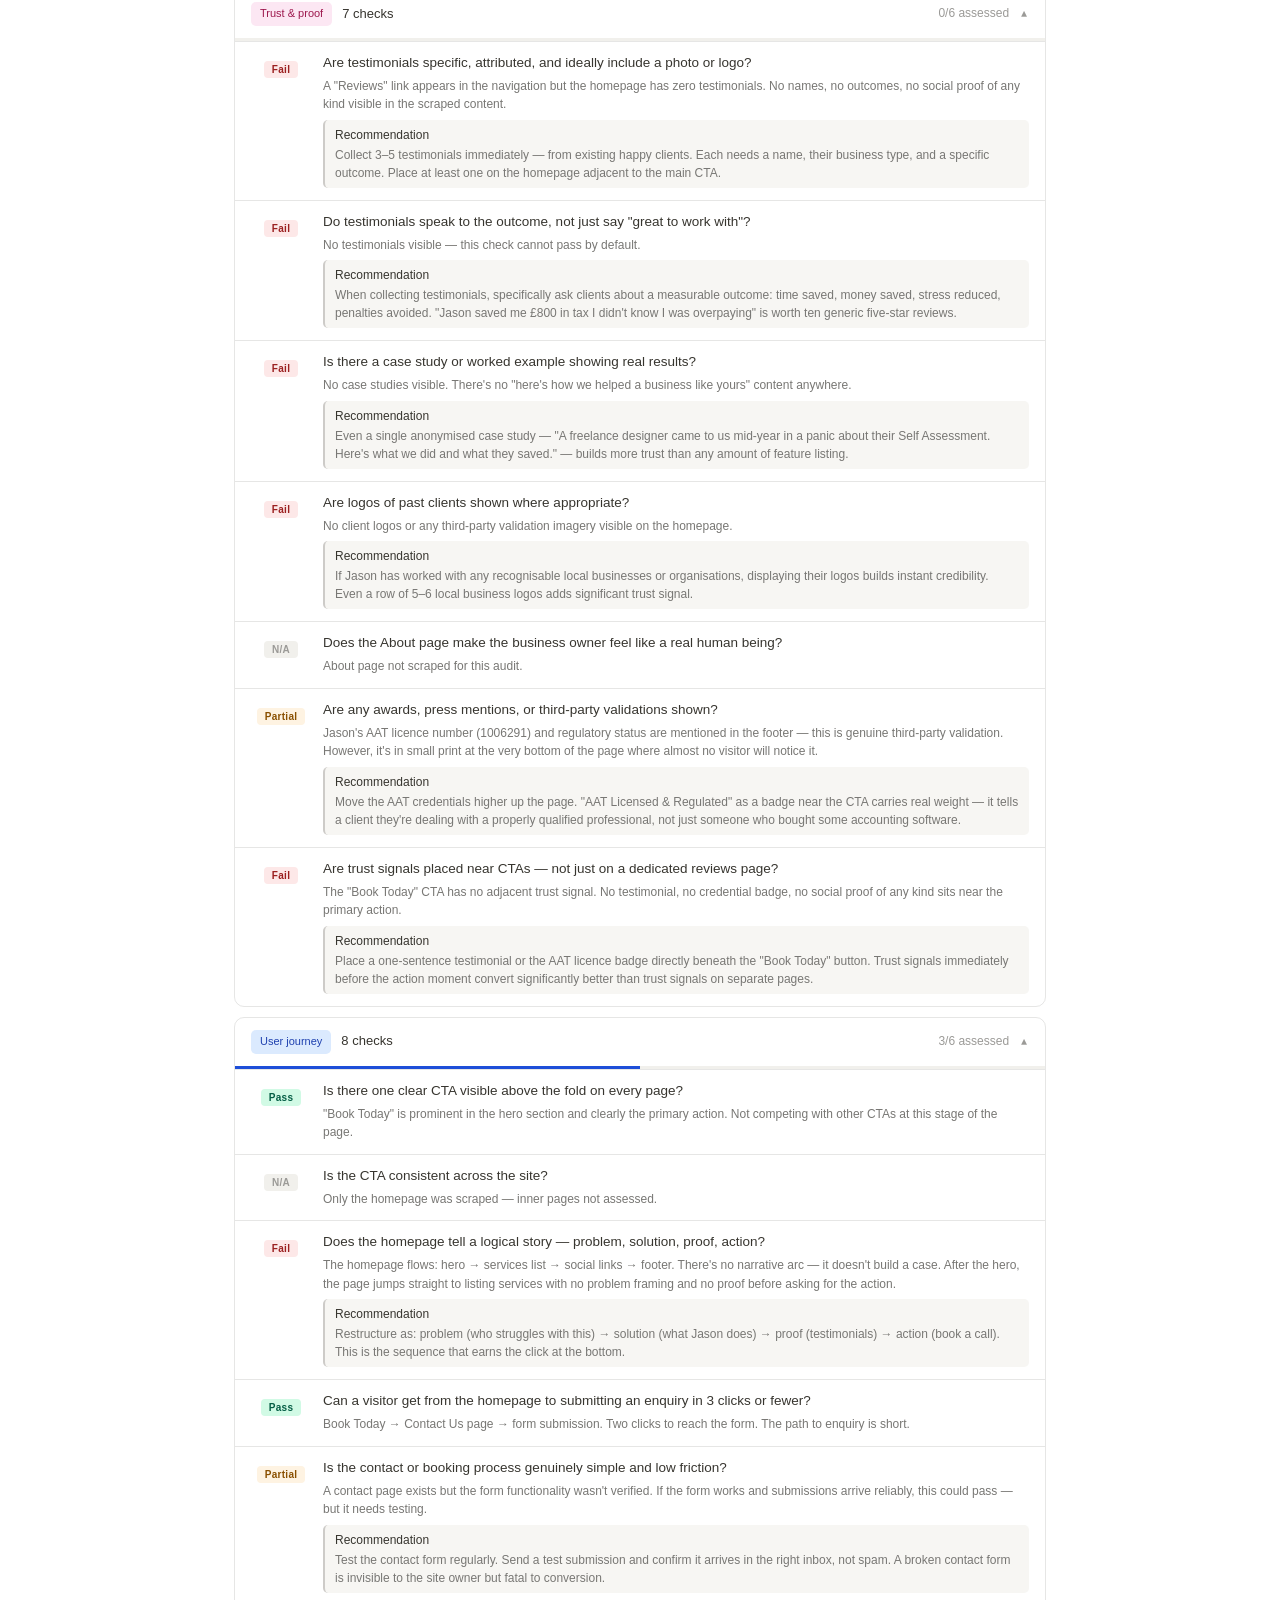
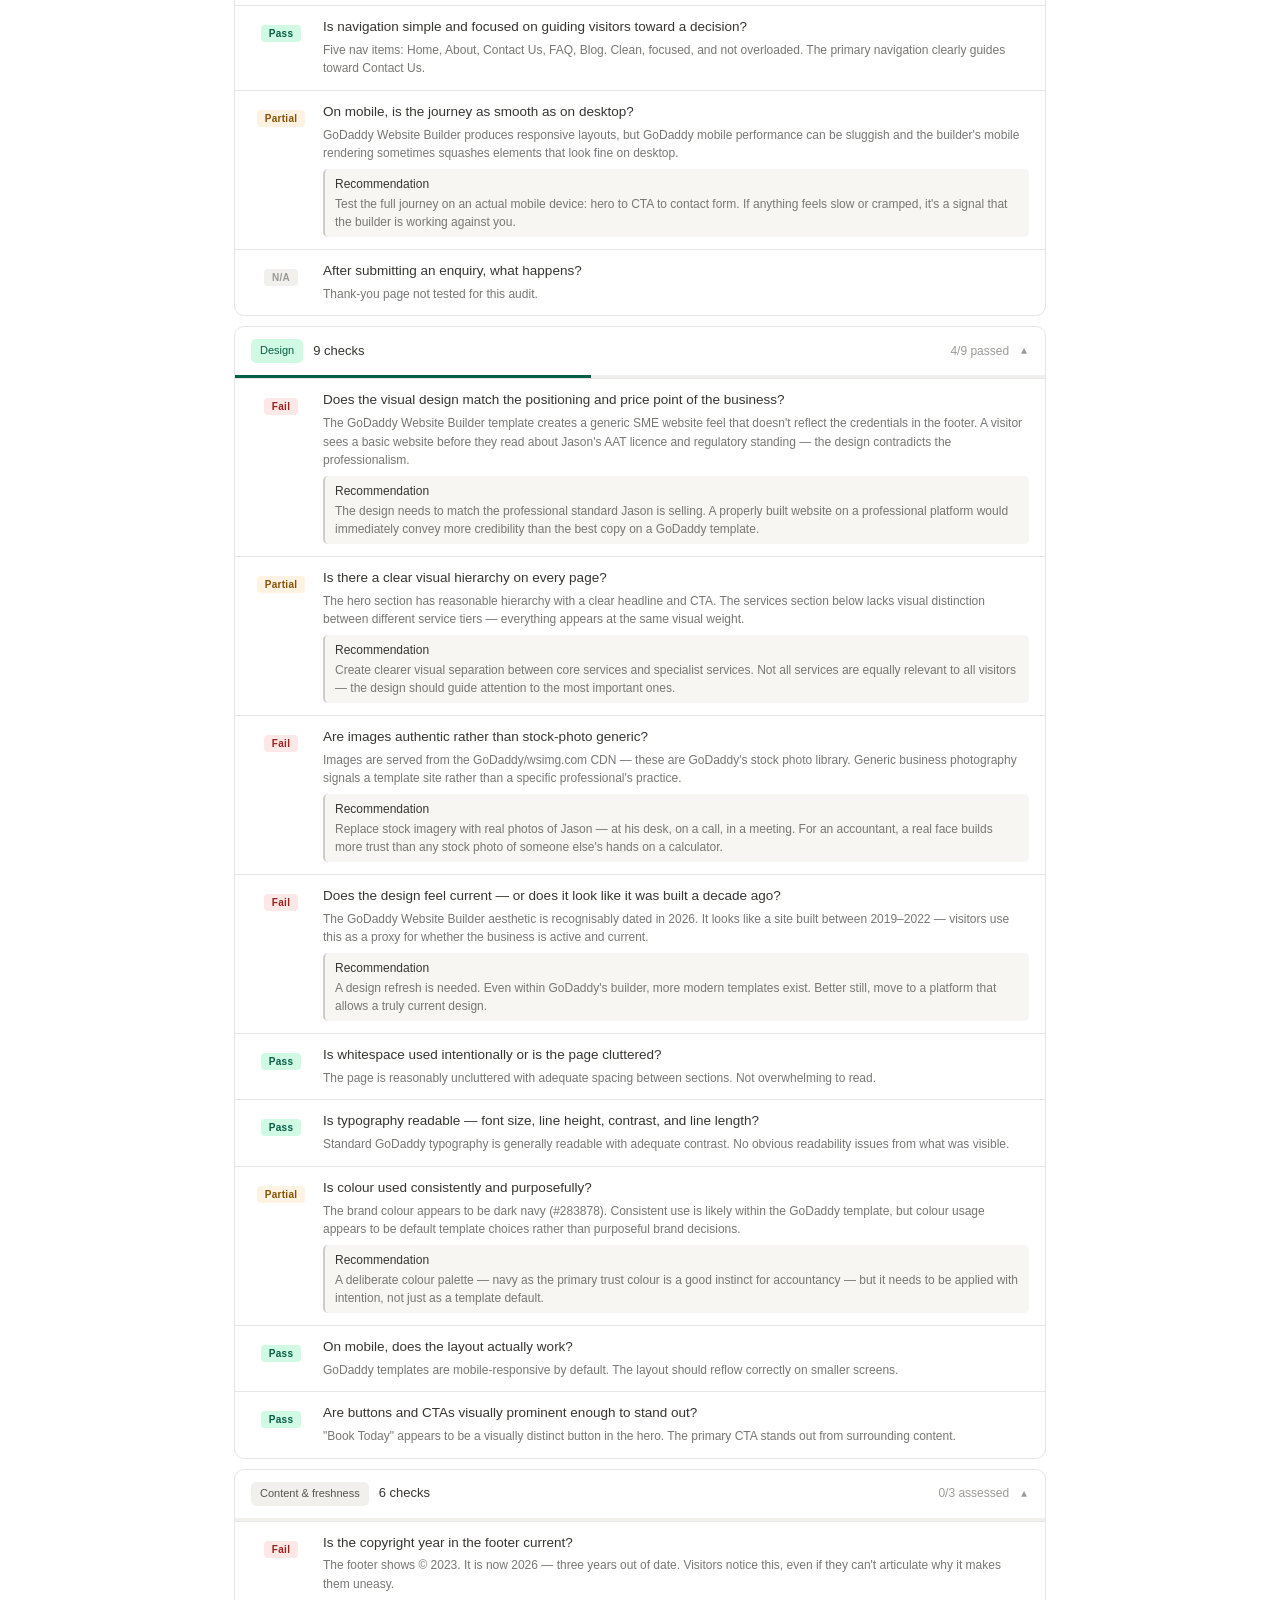
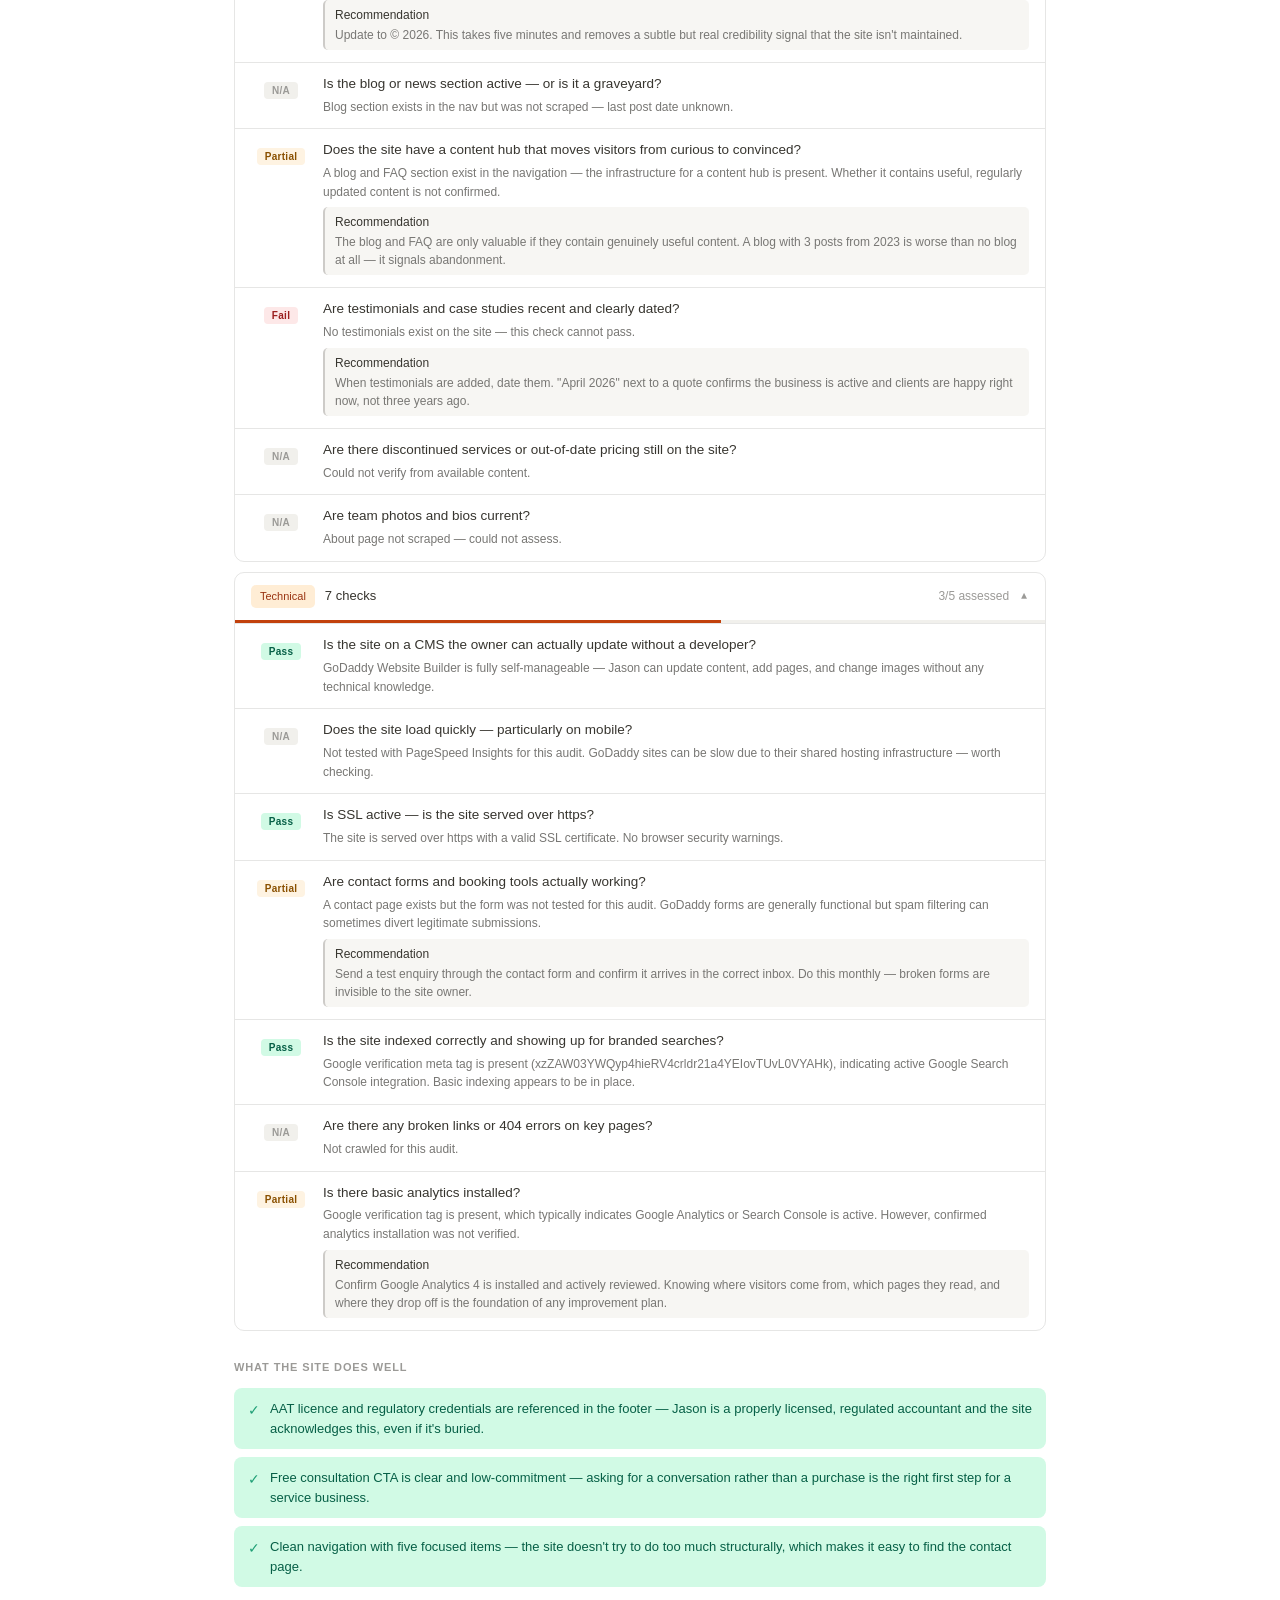
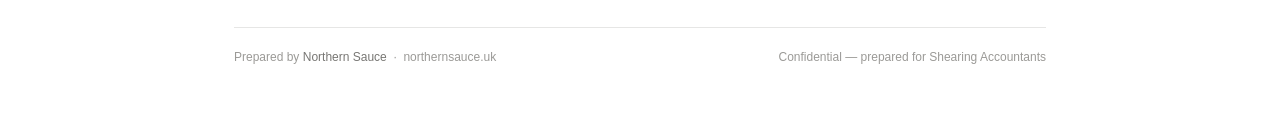
<file: audits/shearing-holdings-2026-04-16/report.html>
<!DOCTYPE html>
<html lang="en">
<head>
<meta charset="UTF-8">
<meta name="viewport" content="width=device-width, initial-scale=1.0">
<title>Website audit report</title>
<style>
  *, *::before, *::after { box-sizing: border-box; margin: 0; padding: 0; }
  :root {
    --bg: #ffffff; --bg-sec: #f7f6f3; --bg-ter: #f1f0ec;
    --border: rgba(55,53,47,0.12); --border-med: rgba(55,53,47,0.22);
    --text: #37352f; --text-sec: #787774; --text-ter: #9b9a97;
    --radius: 8px; --radius-lg: 10px;
    --font: 'DM Sans', -apple-system, BlinkMacSystemFont, sans-serif;
    --pass: #1D9E75; --pass-bg: #d1fae5; --pass-text: #065f46;
    --partial: #d97706; --partial-bg: #fef3e2; --partial-text: #8a5000;
    --fail: #dc2626; --fail-bg: #fde8e8; --fail-text: #9b2020;
    --red-rag: #dc2626; --red-rag-bg: #fde8e8;
    --amber-rag: #d97706; --amber-rag-bg: #fef3e2;
    --green-rag: #1D9E75; --green-rag-bg: #d1fae5;
  }
  @import url('https://fonts.googleapis.com/css2?family=DM+Sans:wght@400;500;600&display=swap');
  body { font-family: var(--font); background: var(--bg); color: var(--text); font-size: 14px; line-height: 1.6; padding: 32px 24px 64px; max-width: 860px; margin: 0 auto; }
  .report-header { border-bottom: 1px solid var(--border); padding-bottom: 24px; margin-bottom: 28px; }
  .report-meta { display: flex; align-items: flex-start; justify-content: space-between; gap: 16px; flex-wrap: wrap; margin-bottom: 20px; }
  .report-title-block h1 { font-size: 22px; font-weight: 600; color: var(--text); margin-bottom: 4px; }
  .report-url { font-size: 13px; color: var(--text-sec); }
  .report-url a { color: var(--text-sec); text-decoration: underline; text-underline-offset: 3px; }
  .report-date { font-size: 12px; color: var(--text-ter); margin-top: 4px; }
  .rag-block { display: flex; align-items: center; gap: 10px; flex-shrink: 0; }
  .rag-pill { font-size: 13px; font-weight: 600; padding: 6px 16px; border-radius: 100px; letter-spacing: 0.02em; }
  .rag-red { background: var(--red-rag-bg); color: var(--red-rag); }
  .rag-amber { background: var(--amber-rag-bg); color: var(--amber-rag); }
  .rag-green { background: var(--green-rag-bg); color: var(--green-rag); }
  .score-row { display: flex; gap: 10px; flex-wrap: wrap; }
  .score-card { background: var(--bg-sec); border-radius: var(--radius); padding: 12px 16px; flex: 1; min-width: 100px; }
  .score-label { font-size: 10px; color: var(--text-ter); text-transform: uppercase; letter-spacing: 0.05em; margin-bottom: 3px; }
  .score-val { font-size: 22px; font-weight: 600; color: var(--text); }
  .score-sub { font-size: 11px; color: var(--text-ter); margin-top: 1px; }
  .verdict-block { background: var(--bg-sec); border-radius: var(--radius-lg); border-left: 3px solid var(--border-med); padding: 14px 16px; margin-top: 20px; font-size: 14px; color: var(--text); font-style: italic; }
  .verdict-block.red { border-left-color: var(--red-rag); }
  .verdict-block.amber { border-left-color: var(--amber-rag); }
  .verdict-block.green { border-left-color: var(--green-rag); }
  .section-heading { font-size: 11px; font-weight: 600; text-transform: uppercase; letter-spacing: 0.08em; color: var(--text-ter); margin: 28px 0 12px; }
  .fix-list { display: flex; flex-direction: column; gap: 8px; margin-bottom: 28px; }
  .fix-item { border: 1px solid var(--border); border-radius: var(--radius-lg); padding: 14px 16px; display: flex; gap: 14px; align-items: flex-start; }
  .fix-num { font-size: 12px; font-weight: 600; color: var(--text-ter); flex-shrink: 0; width: 20px; text-align: right; padding-top: 1px; }
  .fix-body { flex: 1; }
  .fix-title { font-size: 14px; font-weight: 500; color: var(--text); margin-bottom: 4px; }
  .fix-detail { font-size: 13px; color: var(--text-sec); line-height: 1.55; }
  .fix-action { font-size: 12px; color: var(--text-ter); margin-top: 6px; padding-top: 6px; border-top: 1px solid var(--border); }
  .fix-action strong { color: var(--text-sec); font-weight: 500; }
  .audit-section { border: 1px solid var(--border); border-radius: var(--radius-lg); margin-bottom: 10px; overflow: hidden; }
  .audit-sec-head { display: flex; align-items: center; gap: 10px; padding: 12px 16px; cursor: pointer; user-select: none; transition: background 0.1s; }
  .audit-sec-head:hover { background: var(--bg-sec); }
  .audit-sec-head h2 { font-size: 13px; font-weight: 500; color: var(--text); flex: 1; }
  .sec-badge { font-size: 11px; font-weight: 500; padding: 3px 9px; border-radius: 5px; white-space: nowrap; }
  .sec-score { font-size: 12px; color: var(--text-ter); white-space: nowrap; margin-left: auto; }
  .chev { font-size: 10px; color: var(--text-ter); transition: transform 0.2s; }
  .chev.open { transform: rotate(180deg); }
  .sec-prog-wrap { height: 3px; background: var(--bg-ter); }
  .sec-prog-bar { height: 3px; transition: width 0.3s; }
  .findings-list { border-top: 1px solid var(--border); }
  .finding { display: flex; align-items: flex-start; gap: 12px; padding: 12px 16px; border-bottom: 1px solid var(--border); }
  .finding:last-child { border-bottom: none; }
  .verdict-dot { flex-shrink: 0; margin-top: 3px; width: 60px; text-align: center; }
  .verdict-tag { font-size: 10px; font-weight: 600; padding: 3px 8px; border-radius: 4px; letter-spacing: 0.03em; }
  .v-pass { background: var(--pass-bg); color: var(--pass-text); }
  .v-partial { background: var(--partial-bg); color: var(--partial-text); }
  .v-fail { background: var(--fail-bg); color: var(--fail-text); }
  .v-na { background: var(--bg-ter); color: var(--text-ter); }
  .finding-body { flex: 1; }
  .finding-check { font-size: 13.5px; font-weight: 500; color: var(--text); margin-bottom: 4px; line-height: 1.4; }
  .finding-note { font-size: 12px; color: var(--text-sec); line-height: 1.55; }
  .finding-rec { font-size: 12px; color: var(--text-sec); margin-top: 6px; padding: 6px 10px; background: var(--bg-sec); border-radius: 5px; border-left: 2px solid var(--border-med); line-height: 1.5; }
  .finding-rec strong { color: var(--text); font-weight: 500; display: block; margin-bottom: 2px; }
  .positives-list { display: flex; flex-direction: column; gap: 8px; margin-bottom: 28px; }
  .positive-item { display: flex; gap: 10px; align-items: flex-start; padding: 11px 14px; background: var(--pass-bg); border-radius: var(--radius); font-size: 13px; color: var(--pass-text); line-height: 1.5; }
  .positive-dot { font-size: 14px; flex-shrink: 0; margin-top: 1px; color: var(--pass); }
  .b-strategy { background: #ede9fe; color: #5b21b6; }
  .b-messaging { background: #fde8e8; color: #9b2020; }
  .b-copy { background: #fef3e2; color: #8a5000; }
  .b-trust { background: #fce7f3; color: #9d174d; }
  .b-journey { background: #dbeafe; color: #1e40af; }
  .b-design { background: #d1fae5; color: #065f46; }
  .b-content { background: #f1f0ec; color: #57534e; }
  .b-tech { background: #ffedd5; color: #9a3412; }
  .report-footer { margin-top: 40px; padding-top: 20px; border-top: 1px solid var(--border); display: flex; justify-content: space-between; align-items: center; flex-wrap: wrap; gap: 8px; }
  .footer-brand { font-size: 12px; color: var(--text-ter); }
  .footer-brand strong { color: var(--text-sec); font-weight: 500; }
  @media (max-width: 560px) { body { padding: 20px 14px 48px; } .report-meta { flex-direction: column; } .score-card { min-width: 80px; } }
</style>
</head>
<body>

<div class="report-header">
  <div class="report-meta">
    <div class="report-title-block">
      <h1>Website audit — Shearing Accountants</h1>
      <div class="report-url"><a href="https://www.shearingholdingsltd.co.uk" target="_blank">shearingholdingsltd.co.uk</a></div>
      <div class="report-date">Audit date: 16 April 2026 &nbsp;·&nbsp; Prepared by Northern Sauce</div>
    </div>
    <div class="rag-block">
      <span class="rag-pill rag-red">Red</span>
    </div>
  </div>
  <div class="score-row">
    <div class="score-card">
      <div class="score-label">Checks passed</div>
      <div class="score-val">15</div>
      <div class="score-sub">out of 50 assessed</div>
    </div>
    <div class="score-card">
      <div class="score-label">Checks failed</div>
      <div class="score-val">26</div>
      <div class="score-sub">need attention</div>
    </div>
    <div class="score-card">
      <div class="score-label">Partial</div>
      <div class="score-val">9</div>
      <div class="score-sub">could be stronger</div>
    </div>
    <div class="score-card">
      <div class="score-label">Score</div>
      <div class="score-val">30%</div>
      <div class="score-sub">overall</div>
    </div>
  </div>
  <div class="verdict-block red">
    The site confirms Jason is a qualified accountant but gives no compelling reason to choose him — the copy talks entirely about the business, there's no visible social proof, and the GoDaddy template undersells what is clearly a properly licensed, regulated professional.
  </div>
</div>

<div class="section-heading">Top 5 priority fixes</div>
<div class="fix-list">
  <div class="fix-item">
    <div class="fix-num">1</div>
    <div class="fix-body">
      <div class="fix-title">Rewrite the homepage copy to speak to the client's problem</div>
      <div class="fix-detail">The current hero says "Accounting You Can Count On" — a tagline about the service, not the client. Small business owners are stressed about HMRC deadlines, confused by tax, and want to focus on their business not their books. The copy should open there.</div>
      <div class="fix-action"><strong>Action:</strong> Replace the hero headline and subtext with copy that names a specific frustration (e.g. "Spending more time on your books than your business?") and positions the service as the relief — not just a list of what it covers.</div>
    </div>
  </div>
  <div class="fix-item">
    <div class="fix-num">2</div>
    <div class="fix-body">
      <div class="fix-title">Add testimonials — specific, outcome-based, attributed</div>
      <div class="fix-detail">The "Reviews" section in the nav appears to be empty. There is zero social proof anywhere on the site. For a service business asking someone to hand over their finances, this is a serious trust gap. "Great to work with" testimonials are worthless — outcomes and specifics convert.</div>
      <div class="fix-action"><strong>Action:</strong> Collect 3–5 testimonials from clients. Each should name the outcome: time saved, tax saved, stress removed. Add photos where possible. Place at least one directly next to the "Book Today" CTA.</div>
    </div>
  </div>
  <div class="fix-item">
    <div class="fix-num">3</div>
    <div class="fix-body">
      <div class="fix-title">Define a specific niche and lead with it</div>
      <div class="fix-detail">The service list spans bookkeeping, payroll, VAT, five types of tax, audit, forensic accounting, and company secretarial. That's a generalist offering competing on price. Jason has AAT licensing and real credentials — the site should say who his ideal clients are and why he's the right fit for them specifically.</div>
      <div class="fix-action"><strong>Action:</strong> Identify the 2–3 client types Jason most enjoys working with and gets the best results for. Build the homepage messaging around those clients. The right visitors will self-identify; the wrong ones will self-select out.</div>
    </div>
  </div>
  <div class="fix-item">
    <div class="fix-num">4</div>
    <div class="fix-body">
      <div class="fix-title">Replace the GoDaddy template with a professional site</div>
      <div class="fix-detail">Jason is an AAT-licensed, regulated accountant. The GoDaddy Website Builder template looks like a 2020 SME starter site — the design actively contradicts the level of professional credibility the footer credentials are trying to establish.</div>
      <div class="fix-action"><strong>Action:</strong> Rebuild on a platform that reflects the quality of the service. The visual design is a first impression before any copy is read — it needs to match what Jason is actually charging and delivering.</div>
    </div>
  </div>
  <div class="fix-item">
    <div class="fix-num">5</div>
    <div class="fix-body">
      <div class="fix-title">Update the copyright year and sort the blog</div>
      <div class="fix-detail">The footer shows © 2023. It's 2026. This is a small signal that carries disproportionate weight — a visitor who spots it wonders what else hasn't been maintained. The blog section also needs to be either actively published or removed.</div>
      <div class="fix-action"><strong>Action:</strong> Update the copyright year to 2026. Check when the last blog post was published — if it's more than 6 months ago, either commit to a publishing schedule or remove the blog from the nav entirely.</div>
    </div>
  </div>
</div>

<div class="section-heading">Section findings</div>

<!-- Strategy -->
<div class="audit-section">
  <div class="audit-sec-head" onclick="toggleSec('strategy')">
    <span class="sec-badge b-strategy">Strategy</span>
    <h2>7 checks</h2>
    <span class="sec-score" id="score-strategy">3/7 passed</span>
    <span class="chev open" id="chev-strategy">&#9660;</span>
  </div>
  <div class="sec-prog-wrap"><div class="sec-prog-bar" style="width:43%;background:#7c3aed"></div></div>
  <div class="findings-list" id="body-strategy">
    <div class="finding">
      <div class="verdict-dot"><span class="verdict-tag v-fail">Fail</span></div>
      <div class="finding-body">
        <div class="finding-check">Is the ideal client defined specifically enough?</div>
        <div class="finding-note">The site targets "small business" in its meta title and references "solo traders and partnerships" in body text — but no specific industry, situation, or problem type is named anywhere. The ICP is broad to the point of being meaningless.</div>
        <div class="finding-rec"><strong>Recommendation</strong> Define the 2–3 client types Jason works best with — freelancers, tradespeople, small retailers — and speak directly to them in the hero section.</div>
      </div>
    </div>
    <div class="finding">
      <div class="verdict-dot"><span class="verdict-tag v-pass">Pass</span></div>
      <div class="finding-body">
        <div class="finding-check">Is there one primary conversion goal the whole site is built around?</div>
        <div class="finding-note">The "Book Today" CTA is prominent in the hero and appears to be consistent throughout. The site is clearly built to drive consultation bookings.</div>
      </div>
    </div>
    <div class="finding">
      <div class="verdict-dot"><span class="verdict-tag v-fail">Fail</span></div>
      <div class="finding-body">
        <div class="finding-check">Does the site position the business as a specialist rather than a generalist?</div>
        <div class="finding-note">The services section covers bookkeeping, payroll, VAT, five types of tax, audit, forensic accounting, and company secretarial. This is a textbook generalist offering — it positions Jason as everything to everyone, which means he competes on price.</div>
        <div class="finding-rec"><strong>Recommendation</strong> Pick a lane. Even if Jason offers everything, the homepage should lead with the 2–3 services his ideal clients most need, and position them as core specialisms.</div>
      </div>
    </div>
    <div class="finding">
      <div class="verdict-dot"><span class="verdict-tag v-partial">Partial</span></div>
      <div class="finding-body">
        <div class="finding-check">Is the offer clear — what you get, how it works, what it costs?</div>
        <div class="finding-note">Services are listed but there's no pricing, no indication of what the engagement process looks like, and no explanation of what a client actually receives when they book.</div>
        <div class="finding-rec"><strong>Recommendation</strong> Add a brief "how it works" section: initial call → review of situation → package agreed → ongoing support. Even ballpark pricing or a "from £X/month" signal would reduce friction.</div>
      </div>
    </div>
    <div class="finding">
      <div class="verdict-dot"><span class="verdict-tag v-pass">Pass</span></div>
      <div class="finding-body">
        <div class="finding-check">Is there a low-commitment next step for visitors who aren't ready to buy yet?</div>
        <div class="finding-note">The free consultation CTA is the primary action. This is low-commitment and appropriate — a prospect doesn't have to commit to anything to start the conversation.</div>
      </div>
    </div>
    <div class="finding">
      <div class="verdict-dot"><span class="verdict-tag v-pass">Pass</span></div>
      <div class="finding-body">
        <div class="finding-check">Does the site reflect the current business — services, niche, positioning?</div>
        <div class="finding-note">The services listed appear current and relevant to the business Jason runs. No obviously outdated or discontinued offerings visible.</div>
      </div>
    </div>
    <div class="finding">
      <div class="verdict-dot"><span class="verdict-tag v-fail">Fail</span></div>
      <div class="finding-body">
        <div class="finding-check">Is there a clear answer to "why this business and not a competitor"?</div>
        <div class="finding-note">"Accounting You Can Count On" is a pun, not a differentiator. Nothing on the homepage explains why Jason over any other local accountant — not his qualifications, his approach, his client outcomes, or his specialist knowledge.</div>
        <div class="finding-rec"><strong>Recommendation</strong> Jason's AAT licence and regulatory credentials are listed in the footer in small print. Move them up. Add a sentence about his approach or what makes working with him different in practice.</div>
      </div>
    </div>
  </div>
</div>

<!-- Messaging -->
<div class="audit-section">
  <div class="audit-sec-head" onclick="toggleSec('messaging')">
    <span class="sec-badge b-messaging">Messaging</span>
    <h2>8 checks</h2>
    <span class="sec-score" id="score-messaging">1/8 passed</span>
    <span class="chev open" id="chev-messaging">&#9660;</span>
  </div>
  <div class="sec-prog-wrap"><div class="sec-prog-bar" style="width:13%;background:#dc2626"></div></div>
  <div class="findings-list" id="body-messaging">
    <div class="finding">
      <div class="verdict-dot"><span class="verdict-tag v-fail">Fail</span></div>
      <div class="finding-body">
        <div class="finding-check">Does the hero headline name the ideal client's specific situation or problem?</div>
        <div class="finding-note">"Accounting You Can Count On" is about the service, not the client. A first-time visitor learns nothing about whether this is for them from the headline alone.</div>
        <div class="finding-rec"><strong>Recommendation</strong> Rewrite to open with the client's world: something like "Stop losing hours to your books — we handle everything HMRC throws at small businesses."</div>
      </div>
    </div>
    <div class="finding">
      <div class="verdict-dot"><span class="verdict-tag v-fail">Fail</span></div>
      <div class="finding-body">
        <div class="finding-check">Does the copy lead with the client, not the business?</div>
        <div class="finding-note">The homepage subtext opens with "Boost your business's financial success with our professional accountancy service. Our experienced team specialises..." — three references to the business before the client is addressed.</div>
        <div class="finding-rec"><strong>Recommendation</strong> Flip every sentence that starts with "we", "our", or "us" to start with "you" or "your". The client's situation should be the subject of most sentences.</div>
      </div>
    </div>
    <div class="finding">
      <div class="verdict-dot"><span class="verdict-tag v-fail">Fail</span></div>
      <div class="finding-body">
        <div class="finding-check">Does the copy name the specific problem the ideal client is experiencing?</div>
        <div class="finding-note">No problem is named anywhere. There's no mention of HMRC stress, time lost to admin, confusion about tax, fear of getting it wrong — any of the real pains that drive someone to hire an accountant.</div>
        <div class="finding-rec"><strong>Recommendation</strong> Name the problem explicitly. "Drowning in paperwork" or "worried about your Self Assessment" or "not sure if you're paying too much tax" — whichever matches the ideal client — creates an immediate connection.</div>
      </div>
    </div>
    <div class="finding">
      <div class="verdict-dot"><span class="verdict-tag v-fail">Fail</span></div>
      <div class="finding-body">
        <div class="finding-check">Does the copy describe outcomes, not just services?</div>
        <div class="finding-note">The services section lists service names — Bookkeeping, Payroll, VAT — with no outcomes attached. "Payroll" as a heading tells a visitor nothing about what their life looks like after engaging the service.</div>
        <div class="finding-rec"><strong>Recommendation</strong> Under each service, add a one-sentence outcome: "Payroll — sorted on time, every time, so you never face a PAYE penalty."</div>
      </div>
    </div>
    <div class="finding">
      <div class="verdict-dot"><span class="verdict-tag v-fail">Fail</span></div>
      <div class="finding-body">
        <div class="finding-check">Does the site create a sense that not acting has a cost?</div>
        <div class="finding-note">There's no urgency or consequence for the status quo anywhere on the site. A visitor who leaves faces no implied cost — which makes postponing the decision easy.</div>
        <div class="finding-rec"><strong>Recommendation</strong> Add a brief mention of what bad accounting costs: missed deadlines, HMRC penalties, overpaid tax. Not scaremongering — just honest framing of the cost of inaction.</div>
      </div>
    </div>
    <div class="finding">
      <div class="verdict-dot"><span class="verdict-tag v-pass">Pass</span></div>
      <div class="finding-body">
        <div class="finding-check">Is the tone of voice consistent across every page?</div>
        <div class="finding-note">The visible content maintains a consistent professional tone throughout. No jarring shifts between formal and casual.</div>
      </div>
    </div>
    <div class="finding">
      <div class="verdict-dot"><span class="verdict-tag v-partial">Partial</span></div>
      <div class="finding-body">
        <div class="finding-check">Does the copy use language the ideal client actually uses?</div>
        <div class="finding-note">Most of the copy is accessible but phrases like "financial accounting and accounts preparation for statutory purposes" and "Independent Examination" are professional jargon that small business owners don't use.</div>
        <div class="finding-rec"><strong>Recommendation</strong> Translate jargon into plain English in the services section. "Statutory accounts" → "year-end accounts for Companies House." Most clients don't know what an Independent Examination is.</div>
      </div>
    </div>
    <div class="finding">
      <div class="verdict-dot"><span class="verdict-tag v-fail">Fail</span></div>
      <div class="finding-body">
        <div class="finding-check">Is there a clear "for people like you" signal early on the homepage?</div>
        <div class="finding-note">"Solo traders and partnerships" appears in the body copy, not in the hero. A visitor who is, say, a freelancer or a contractor has to read halfway down the page before finding any signal that this is for them.</div>
        <div class="finding-rec"><strong>Recommendation</strong> Move the audience signal to the hero — either in the headline or a tagline immediately below it: "For freelancers, sole traders, and small businesses in Leicestershire."</div>
      </div>
    </div>
  </div>
</div>

<!-- Copywriting -->
<div class="audit-section">
  <div class="audit-sec-head" onclick="toggleSec('copy')">
    <span class="sec-badge b-copy">Copywriting</span>
    <h2>9 checks</h2>
    <span class="sec-score" id="score-copy">1/8 assessed</span>
    <span class="chev open" id="chev-copy">&#9660;</span>
  </div>
  <div class="sec-prog-wrap"><div class="sec-prog-bar" style="width:13%;background:#d97706"></div></div>
  <div class="findings-list" id="body-copy">
    <div class="finding">
      <div class="verdict-dot"><span class="verdict-tag v-partial">Partial</span></div>
      <div class="finding-body">
        <div class="finding-check">Does the homepage hero section pass the 5-second test?</div>
        <div class="finding-note">Within 5 seconds you can tell it's an accountant and there's a CTA. But who it's for and why this accountant specifically remain unclear — two of the three things a visitor needs to know are missing.</div>
        <div class="finding-rec"><strong>Recommendation</strong> The 5-second test requires: what does this business do, who is it for, and what do I do next. Currently only the first and third are clear.</div>
      </div>
    </div>
    <div class="finding">
      <div class="verdict-dot"><span class="verdict-tag v-fail">Fail</span></div>
      <div class="finding-body">
        <div class="finding-check">Is every headline doing a job — pulling the reader to the next line?</div>
        <div class="finding-note">"Accountancy Services" is a section label, not a headline. It describes what follows rather than giving a reason to read it. It earns no scroll.</div>
        <div class="finding-rec"><strong>Recommendation</strong> Replace section labels with benefit-led headings: "Everything your business needs to stay on the right side of HMRC" instead of "Accountancy Services."</div>
      </div>
    </div>
    <div class="finding">
      <div class="verdict-dot"><span class="verdict-tag v-na">N/A</span></div>
      <div class="finding-body">
        <div class="finding-check">Is the About page about the client, not just the business?</div>
        <div class="finding-note">About page not scraped for this audit.</div>
      </div>
    </div>
    <div class="finding">
      <div class="verdict-dot"><span class="verdict-tag v-partial">Partial</span></div>
      <div class="finding-body">
        <div class="finding-check">Are CTAs specific and outcome-focused rather than generic?</div>
        <div class="finding-note">"Book Today" is action-oriented but tells the visitor nothing about what booking actually means — what happens on the call, how long it takes, what they'll walk away with.</div>
        <div class="finding-rec"><strong>Recommendation</strong> Change to "Book your free 30-minute consultation" — or better, tell them what they'll get: "Book a free call — we'll review your situation and tell you exactly what you need."</div>
      </div>
    </div>
    <div class="finding">
      <div class="verdict-dot"><span class="verdict-tag v-pass">Pass</span></div>
      <div class="finding-body">
        <div class="finding-check">Is long copy broken up so it's genuinely easy to scan?</div>
        <div class="finding-note">The homepage uses short service items and doesn't have large blocks of running text. Scannable and reasonably easy to navigate.</div>
      </div>
    </div>
    <div class="finding">
      <div class="verdict-dot"><span class="verdict-tag v-fail">Fail</span></div>
      <div class="finding-body">
        <div class="finding-check">Does the services page explain outcomes, process and who it's for?</div>
        <div class="finding-note">The services section is a list of names: Bookkeeping, Payroll, VAT, etc. Each includes a one-line sub-list of what's included, but no outcomes, no process description, and no "this is for you if…" signal.</div>
        <div class="finding-rec"><strong>Recommendation</strong> For each core service, add three things: who it's for, what problem it solves, and what the result looks like. This is what converts a curious visitor into a booking.</div>
      </div>
    </div>
    <div class="finding">
      <div class="verdict-dot"><span class="verdict-tag v-fail">Fail</span></div>
      <div class="finding-body">
        <div class="finding-check">Are there weasel words or vague claims that could apply to anyone?</div>
        <div class="finding-note">"Professional accountancy service", "experienced team", "tailored solutions" — these are phrases that could appear on any accountant's website in the country. None of them are falsifiable or specific.</div>
        <div class="finding-rec"><strong>Recommendation</strong> Replace every vague claim with a specific one. Instead of "experienced team" → "Jason has been a licensed accountant since 2020, regulated by AAT." Specifics convert; generalities don't.</div>
      </div>
    </div>
    <div class="finding">
      <div class="verdict-dot"><span class="verdict-tag v-fail">Fail</span></div>
      <div class="finding-body">
        <div class="finding-check">Is price or pricing structure addressed somewhere?</div>
        <div class="finding-note">No pricing or pricing guidance anywhere on the site. A visitor has no idea whether Jason charges £50/month or £500/month before they book a call.</div>
        <div class="finding-rec"><strong>Recommendation</strong> Add a "how pricing works" section — even "packages starting from £X/month" or "we quote based on your needs after a free call" removes the uncertainty that stops people from booking.</div>
      </div>
    </div>
    <div class="finding">
      <div class="verdict-dot"><span class="verdict-tag v-fail">Fail</span></div>
      <div class="finding-body">
        <div class="finding-check">Does the copy handle the most common objections before the visitor raises them?</div>
        <div class="finding-note">No FAQ, no objection handling visible on the homepage. Common questions — "is this right for my business size?", "how much does it cost?", "how do I switch from my current accountant?" — go unanswered.</div>
        <div class="finding-rec"><strong>Recommendation</strong> Add a short FAQ section to the homepage addressing the 4–5 questions Jason gets asked most often. The FAQ page in the nav is a start — but key objections should be answered on the homepage too.</div>
      </div>
    </div>
  </div>
</div>

<!-- Trust -->
<div class="audit-section">
  <div class="audit-sec-head" onclick="toggleSec('trust')">
    <span class="sec-badge b-trust">Trust &amp; proof</span>
    <h2>7 checks</h2>
    <span class="sec-score" id="score-trust">0/6 assessed</span>
    <span class="chev open" id="chev-trust">&#9660;</span>
  </div>
  <div class="sec-prog-wrap"><div class="sec-prog-bar" style="width:0%;background:#be185d"></div></div>
  <div class="findings-list" id="body-trust">
    <div class="finding">
      <div class="verdict-dot"><span class="verdict-tag v-fail">Fail</span></div>
      <div class="finding-body">
        <div class="finding-check">Are testimonials specific, attributed, and ideally include a photo or logo?</div>
        <div class="finding-note">A "Reviews" link appears in the navigation but the homepage has zero testimonials. No names, no outcomes, no social proof of any kind visible in the scraped content.</div>
        <div class="finding-rec"><strong>Recommendation</strong> Collect 3–5 testimonials immediately — from existing happy clients. Each needs a name, their business type, and a specific outcome. Place at least one on the homepage adjacent to the main CTA.</div>
      </div>
    </div>
    <div class="finding">
      <div class="verdict-dot"><span class="verdict-tag v-fail">Fail</span></div>
      <div class="finding-body">
        <div class="finding-check">Do testimonials speak to the outcome, not just say "great to work with"?</div>
        <div class="finding-note">No testimonials visible — this check cannot pass by default.</div>
        <div class="finding-rec"><strong>Recommendation</strong> When collecting testimonials, specifically ask clients about a measurable outcome: time saved, money saved, stress reduced, penalties avoided. "Jason saved me £800 in tax I didn't know I was overpaying" is worth ten generic five-star reviews.</div>
      </div>
    </div>
    <div class="finding">
      <div class="verdict-dot"><span class="verdict-tag v-fail">Fail</span></div>
      <div class="finding-body">
        <div class="finding-check">Is there a case study or worked example showing real results?</div>
        <div class="finding-note">No case studies visible. There's no "here's how we helped a business like yours" content anywhere.</div>
        <div class="finding-rec"><strong>Recommendation</strong> Even a single anonymised case study — "A freelance designer came to us mid-year in a panic about their Self Assessment. Here's what we did and what they saved." — builds more trust than any amount of feature listing.</div>
      </div>
    </div>
    <div class="finding">
      <div class="verdict-dot"><span class="verdict-tag v-fail">Fail</span></div>
      <div class="finding-body">
        <div class="finding-check">Are logos of past clients shown where appropriate?</div>
        <div class="finding-note">No client logos or any third-party validation imagery visible on the homepage.</div>
        <div class="finding-rec"><strong>Recommendation</strong> If Jason has worked with any recognisable local businesses or organisations, displaying their logos builds instant credibility. Even a row of 5–6 local business logos adds significant trust signal.</div>
      </div>
    </div>
    <div class="finding">
      <div class="verdict-dot"><span class="verdict-tag v-na">N/A</span></div>
      <div class="finding-body">
        <div class="finding-check">Does the About page make the business owner feel like a real human being?</div>
        <div class="finding-note">About page not scraped for this audit.</div>
      </div>
    </div>
    <div class="finding">
      <div class="verdict-dot"><span class="verdict-tag v-partial">Partial</span></div>
      <div class="finding-body">
        <div class="finding-check">Are any awards, press mentions, or third-party validations shown?</div>
        <div class="finding-note">Jason's AAT licence number (1006291) and regulatory status are mentioned in the footer — this is genuine third-party validation. However, it's in small print at the very bottom of the page where almost no visitor will notice it.</div>
        <div class="finding-rec"><strong>Recommendation</strong> Move the AAT credentials higher up the page. "AAT Licensed & Regulated" as a badge near the CTA carries real weight — it tells a client they're dealing with a properly qualified professional, not just someone who bought some accounting software.</div>
      </div>
    </div>
    <div class="finding">
      <div class="verdict-dot"><span class="verdict-tag v-fail">Fail</span></div>
      <div class="finding-body">
        <div class="finding-check">Are trust signals placed near CTAs — not just on a dedicated reviews page?</div>
        <div class="finding-note">The "Book Today" CTA has no adjacent trust signal. No testimonial, no credential badge, no social proof of any kind sits near the primary action.</div>
        <div class="finding-rec"><strong>Recommendation</strong> Place a one-sentence testimonial or the AAT licence badge directly beneath the "Book Today" button. Trust signals immediately before the action moment convert significantly better than trust signals on separate pages.</div>
      </div>
    </div>
  </div>
</div>

<!-- Journey -->
<div class="audit-section">
  <div class="audit-sec-head" onclick="toggleSec('journey')">
    <span class="sec-badge b-journey">User journey</span>
    <h2>8 checks</h2>
    <span class="sec-score" id="score-journey">3/6 assessed</span>
    <span class="chev open" id="chev-journey">&#9660;</span>
  </div>
  <div class="sec-prog-wrap"><div class="sec-prog-bar" style="width:50%;background:#1d4ed8"></div></div>
  <div class="findings-list" id="body-journey">
    <div class="finding">
      <div class="verdict-dot"><span class="verdict-tag v-pass">Pass</span></div>
      <div class="finding-body">
        <div class="finding-check">Is there one clear CTA visible above the fold on every page?</div>
        <div class="finding-note">"Book Today" is prominent in the hero section and clearly the primary action. Not competing with other CTAs at this stage of the page.</div>
      </div>
    </div>
    <div class="finding">
      <div class="verdict-dot"><span class="verdict-tag v-na">N/A</span></div>
      <div class="finding-body">
        <div class="finding-check">Is the CTA consistent across the site?</div>
        <div class="finding-note">Only the homepage was scraped — inner pages not assessed.</div>
      </div>
    </div>
    <div class="finding">
      <div class="verdict-dot"><span class="verdict-tag v-fail">Fail</span></div>
      <div class="finding-body">
        <div class="finding-check">Does the homepage tell a logical story — problem, solution, proof, action?</div>
        <div class="finding-note">The homepage flows: hero → services list → social links → footer. There's no narrative arc — it doesn't build a case. After the hero, the page jumps straight to listing services with no problem framing and no proof before asking for the action.</div>
        <div class="finding-rec"><strong>Recommendation</strong> Restructure as: problem (who struggles with this) → solution (what Jason does) → proof (testimonials) → action (book a call). This is the sequence that earns the click at the bottom.</div>
      </div>
    </div>
    <div class="finding">
      <div class="verdict-dot"><span class="verdict-tag v-pass">Pass</span></div>
      <div class="finding-body">
        <div class="finding-check">Can a visitor get from the homepage to submitting an enquiry in 3 clicks or fewer?</div>
        <div class="finding-note">Book Today → Contact Us page → form submission. Two clicks to reach the form. The path to enquiry is short.</div>
      </div>
    </div>
    <div class="finding">
      <div class="verdict-dot"><span class="verdict-tag v-partial">Partial</span></div>
      <div class="finding-body">
        <div class="finding-check">Is the contact or booking process genuinely simple and low friction?</div>
        <div class="finding-note">A contact page exists but the form functionality wasn't verified. If the form works and submissions arrive reliably, this could pass — but it needs testing.</div>
        <div class="finding-rec"><strong>Recommendation</strong> Test the contact form regularly. Send a test submission and confirm it arrives in the right inbox, not spam. A broken contact form is invisible to the site owner but fatal to conversion.</div>
      </div>
    </div>
    <div class="finding">
      <div class="verdict-dot"><span class="verdict-tag v-pass">Pass</span></div>
      <div class="finding-body">
        <div class="finding-check">Is navigation simple and focused on guiding visitors toward a decision?</div>
        <div class="finding-note">Five nav items: Home, About, Contact Us, FAQ, Blog. Clean, focused, and not overloaded. The primary navigation clearly guides toward Contact Us.</div>
      </div>
    </div>
    <div class="finding">
      <div class="verdict-dot"><span class="verdict-tag v-partial">Partial</span></div>
      <div class="finding-body">
        <div class="finding-check">On mobile, is the journey as smooth as on desktop?</div>
        <div class="finding-note">GoDaddy Website Builder produces responsive layouts, but GoDaddy mobile performance can be sluggish and the builder's mobile rendering sometimes squashes elements that look fine on desktop.</div>
        <div class="finding-rec"><strong>Recommendation</strong> Test the full journey on an actual mobile device: hero to CTA to contact form. If anything feels slow or cramped, it's a signal that the builder is working against you.</div>
      </div>
    </div>
    <div class="finding">
      <div class="verdict-dot"><span class="verdict-tag v-na">N/A</span></div>
      <div class="finding-body">
        <div class="finding-check">After submitting an enquiry, what happens?</div>
        <div class="finding-note">Thank-you page not tested for this audit.</div>
      </div>
    </div>
  </div>
</div>

<!-- Design -->
<div class="audit-section">
  <div class="audit-sec-head" onclick="toggleSec('design')">
    <span class="sec-badge b-design">Design</span>
    <h2>9 checks</h2>
    <span class="sec-score" id="score-design">4/9 passed</span>
    <span class="chev open" id="chev-design">&#9660;</span>
  </div>
  <div class="sec-prog-wrap"><div class="sec-prog-bar" style="width:44%;background:#065f46"></div></div>
  <div class="findings-list" id="body-design">
    <div class="finding">
      <div class="verdict-dot"><span class="verdict-tag v-fail">Fail</span></div>
      <div class="finding-body">
        <div class="finding-check">Does the visual design match the positioning and price point of the business?</div>
        <div class="finding-note">The GoDaddy Website Builder template creates a generic SME website feel that doesn't reflect the credentials in the footer. A visitor sees a basic website before they read about Jason's AAT licence and regulatory standing — the design contradicts the professionalism.</div>
        <div class="finding-rec"><strong>Recommendation</strong> The design needs to match the professional standard Jason is selling. A properly built website on a professional platform would immediately convey more credibility than the best copy on a GoDaddy template.</div>
      </div>
    </div>
    <div class="finding">
      <div class="verdict-dot"><span class="verdict-tag v-partial">Partial</span></div>
      <div class="finding-body">
        <div class="finding-check">Is there a clear visual hierarchy on every page?</div>
        <div class="finding-note">The hero section has reasonable hierarchy with a clear headline and CTA. The services section below lacks visual distinction between different service tiers — everything appears at the same visual weight.</div>
        <div class="finding-rec"><strong>Recommendation</strong> Create clearer visual separation between core services and specialist services. Not all services are equally relevant to all visitors — the design should guide attention to the most important ones.</div>
      </div>
    </div>
    <div class="finding">
      <div class="verdict-dot"><span class="verdict-tag v-fail">Fail</span></div>
      <div class="finding-body">
        <div class="finding-check">Are images authentic rather than stock-photo generic?</div>
        <div class="finding-note">Images are served from the GoDaddy/wsimg.com CDN — these are GoDaddy's stock photo library. Generic business photography signals a template site rather than a specific professional's practice.</div>
        <div class="finding-rec"><strong>Recommendation</strong> Replace stock imagery with real photos of Jason — at his desk, on a call, in a meeting. For an accountant, a real face builds more trust than any stock photo of someone else's hands on a calculator.</div>
      </div>
    </div>
    <div class="finding">
      <div class="verdict-dot"><span class="verdict-tag v-fail">Fail</span></div>
      <div class="finding-body">
        <div class="finding-check">Does the design feel current — or does it look like it was built a decade ago?</div>
        <div class="finding-note">The GoDaddy Website Builder aesthetic is recognisably dated in 2026. It looks like a site built between 2019–2022 — visitors use this as a proxy for whether the business is active and current.</div>
        <div class="finding-rec"><strong>Recommendation</strong> A design refresh is needed. Even within GoDaddy's builder, more modern templates exist. Better still, move to a platform that allows a truly current design.</div>
      </div>
    </div>
    <div class="finding">
      <div class="verdict-dot"><span class="verdict-tag v-pass">Pass</span></div>
      <div class="finding-body">
        <div class="finding-check">Is whitespace used intentionally or is the page cluttered?</div>
        <div class="finding-note">The page is reasonably uncluttered with adequate spacing between sections. Not overwhelming to read.</div>
      </div>
    </div>
    <div class="finding">
      <div class="verdict-dot"><span class="verdict-tag v-pass">Pass</span></div>
      <div class="finding-body">
        <div class="finding-check">Is typography readable — font size, line height, contrast, and line length?</div>
        <div class="finding-note">Standard GoDaddy typography is generally readable with adequate contrast. No obvious readability issues from what was visible.</div>
      </div>
    </div>
    <div class="finding">
      <div class="verdict-dot"><span class="verdict-tag v-partial">Partial</span></div>
      <div class="finding-body">
        <div class="finding-check">Is colour used consistently and purposefully?</div>
        <div class="finding-note">The brand colour appears to be dark navy (#283878). Consistent use is likely within the GoDaddy template, but colour usage appears to be default template choices rather than purposeful brand decisions.</div>
        <div class="finding-rec"><strong>Recommendation</strong> A deliberate colour palette — navy as the primary trust colour is a good instinct for accountancy — but it needs to be applied with intention, not just as a template default.</div>
      </div>
    </div>
    <div class="finding">
      <div class="verdict-dot"><span class="verdict-tag v-pass">Pass</span></div>
      <div class="finding-body">
        <div class="finding-check">On mobile, does the layout actually work?</div>
        <div class="finding-note">GoDaddy templates are mobile-responsive by default. The layout should reflow correctly on smaller screens.</div>
      </div>
    </div>
    <div class="finding">
      <div class="verdict-dot"><span class="verdict-tag v-pass">Pass</span></div>
      <div class="finding-body">
        <div class="finding-check">Are buttons and CTAs visually prominent enough to stand out?</div>
        <div class="finding-note">"Book Today" appears to be a visually distinct button in the hero. The primary CTA stands out from surrounding content.</div>
      </div>
    </div>
  </div>
</div>

<!-- Content & freshness -->
<div class="audit-section">
  <div class="audit-sec-head" onclick="toggleSec('content')">
    <span class="sec-badge b-content">Content &amp; freshness</span>
    <h2>6 checks</h2>
    <span class="sec-score" id="score-content">0/3 assessed</span>
    <span class="chev open" id="chev-content">&#9660;</span>
  </div>
  <div class="sec-prog-wrap"><div class="sec-prog-bar" style="width:0%;background:#57534e"></div></div>
  <div class="findings-list" id="body-content">
    <div class="finding">
      <div class="verdict-dot"><span class="verdict-tag v-fail">Fail</span></div>
      <div class="finding-body">
        <div class="finding-check">Is the copyright year in the footer current?</div>
        <div class="finding-note">The footer shows © 2023. It is now 2026 — three years out of date. Visitors notice this, even if they can't articulate why it makes them uneasy.</div>
        <div class="finding-rec"><strong>Recommendation</strong> Update to © 2026. This takes five minutes and removes a subtle but real credibility signal that the site isn't maintained.</div>
      </div>
    </div>
    <div class="finding">
      <div class="verdict-dot"><span class="verdict-tag v-na">N/A</span></div>
      <div class="finding-body">
        <div class="finding-check">Is the blog or news section active — or is it a graveyard?</div>
        <div class="finding-note">Blog section exists in the nav but was not scraped — last post date unknown.</div>
      </div>
    </div>
    <div class="finding">
      <div class="verdict-dot"><span class="verdict-tag v-partial">Partial</span></div>
      <div class="finding-body">
        <div class="finding-check">Does the site have a content hub that moves visitors from curious to convinced?</div>
        <div class="finding-note">A blog and FAQ section exist in the navigation — the infrastructure for a content hub is present. Whether it contains useful, regularly updated content is not confirmed.</div>
        <div class="finding-rec"><strong>Recommendation</strong> The blog and FAQ are only valuable if they contain genuinely useful content. A blog with 3 posts from 2023 is worse than no blog at all — it signals abandonment.</div>
      </div>
    </div>
    <div class="finding">
      <div class="verdict-dot"><span class="verdict-tag v-fail">Fail</span></div>
      <div class="finding-body">
        <div class="finding-check">Are testimonials and case studies recent and clearly dated?</div>
        <div class="finding-note">No testimonials exist on the site — this check cannot pass.</div>
        <div class="finding-rec"><strong>Recommendation</strong> When testimonials are added, date them. "April 2026" next to a quote confirms the business is active and clients are happy right now, not three years ago.</div>
      </div>
    </div>
    <div class="finding">
      <div class="verdict-dot"><span class="verdict-tag v-na">N/A</span></div>
      <div class="finding-body">
        <div class="finding-check">Are there discontinued services or out-of-date pricing still on the site?</div>
        <div class="finding-note">Could not verify from available content.</div>
      </div>
    </div>
    <div class="finding">
      <div class="verdict-dot"><span class="verdict-tag v-na">N/A</span></div>
      <div class="finding-body">
        <div class="finding-check">Are team photos and bios current?</div>
        <div class="finding-note">About page not scraped — could not assess.</div>
      </div>
    </div>
  </div>
</div>

<!-- Technical -->
<div class="audit-section">
  <div class="audit-sec-head" onclick="toggleSec('tech')">
    <span class="sec-badge b-tech">Technical</span>
    <h2>7 checks</h2>
    <span class="sec-score" id="score-tech">3/5 assessed</span>
    <span class="chev open" id="chev-tech">&#9660;</span>
  </div>
  <div class="sec-prog-wrap"><div class="sec-prog-bar" style="width:60%;background:#c2410c"></div></div>
  <div class="findings-list" id="body-tech">
    <div class="finding">
      <div class="verdict-dot"><span class="verdict-tag v-pass">Pass</span></div>
      <div class="finding-body">
        <div class="finding-check">Is the site on a CMS the owner can actually update without a developer?</div>
        <div class="finding-note">GoDaddy Website Builder is fully self-manageable — Jason can update content, add pages, and change images without any technical knowledge.</div>
      </div>
    </div>
    <div class="finding">
      <div class="verdict-dot"><span class="verdict-tag v-na">N/A</span></div>
      <div class="finding-body">
        <div class="finding-check">Does the site load quickly — particularly on mobile?</div>
        <div class="finding-note">Not tested with PageSpeed Insights for this audit. GoDaddy sites can be slow due to their shared hosting infrastructure — worth checking.</div>
      </div>
    </div>
    <div class="finding">
      <div class="verdict-dot"><span class="verdict-tag v-pass">Pass</span></div>
      <div class="finding-body">
        <div class="finding-check">Is SSL active — is the site served over https?</div>
        <div class="finding-note">The site is served over https with a valid SSL certificate. No browser security warnings.</div>
      </div>
    </div>
    <div class="finding">
      <div class="verdict-dot"><span class="verdict-tag v-partial">Partial</span></div>
      <div class="finding-body">
        <div class="finding-check">Are contact forms and booking tools actually working?</div>
        <div class="finding-note">A contact page exists but the form was not tested for this audit. GoDaddy forms are generally functional but spam filtering can sometimes divert legitimate submissions.</div>
        <div class="finding-rec"><strong>Recommendation</strong> Send a test enquiry through the contact form and confirm it arrives in the correct inbox. Do this monthly — broken forms are invisible to the site owner.</div>
      </div>
    </div>
    <div class="finding">
      <div class="verdict-dot"><span class="verdict-tag v-pass">Pass</span></div>
      <div class="finding-body">
        <div class="finding-check">Is the site indexed correctly and showing up for branded searches?</div>
        <div class="finding-note">Google verification meta tag is present (xzZAW03YWQyp4hieRV4crldr21a4YEIovTUvL0VYAHk), indicating active Google Search Console integration. Basic indexing appears to be in place.</div>
      </div>
    </div>
    <div class="finding">
      <div class="verdict-dot"><span class="verdict-tag v-na">N/A</span></div>
      <div class="finding-body">
        <div class="finding-check">Are there any broken links or 404 errors on key pages?</div>
        <div class="finding-note">Not crawled for this audit.</div>
      </div>
    </div>
    <div class="finding">
      <div class="verdict-dot"><span class="verdict-tag v-partial">Partial</span></div>
      <div class="finding-body">
        <div class="finding-check">Is there basic analytics installed?</div>
        <div class="finding-note">Google verification tag is present, which typically indicates Google Analytics or Search Console is active. However, confirmed analytics installation was not verified.</div>
        <div class="finding-rec"><strong>Recommendation</strong> Confirm Google Analytics 4 is installed and actively reviewed. Knowing where visitors come from, which pages they read, and where they drop off is the foundation of any improvement plan.</div>
      </div>
    </div>
  </div>
</div>

<div class="section-heading" style="margin-top:28px">What the site does well</div>
<div class="positives-list">
  <div class="positive-item">
    <div class="positive-dot">&#10003;</div>
    <div>AAT licence and regulatory credentials are referenced in the footer — Jason is a properly licensed, regulated accountant and the site acknowledges this, even if it's buried.</div>
  </div>
  <div class="positive-item">
    <div class="positive-dot">&#10003;</div>
    <div>Free consultation CTA is clear and low-commitment — asking for a conversation rather than a purchase is the right first step for a service business.</div>
  </div>
  <div class="positive-item">
    <div class="positive-dot">&#10003;</div>
    <div>Clean navigation with five focused items — the site doesn't try to do too much structurally, which makes it easy to find the contact page.</div>
  </div>
</div>

<div class="report-footer">
  <div class="footer-brand">Prepared by <strong>Northern Sauce</strong> &nbsp;·&nbsp; northernsauce.uk</div>
  <div class="footer-brand">Confidential — prepared for Shearing Accountants</div>
</div>

<script>
function toggleSec(id) {
  const body = document.getElementById('body-' + id);
  const chev = document.getElementById('chev-' + id);
  const isOpen = !body.style.display || body.style.display !== 'none';
  body.style.display = isOpen ? 'none' : 'block';
  chev.classList.toggle('open', !isOpen);
}
</script>
</body>
</html>
</file>
